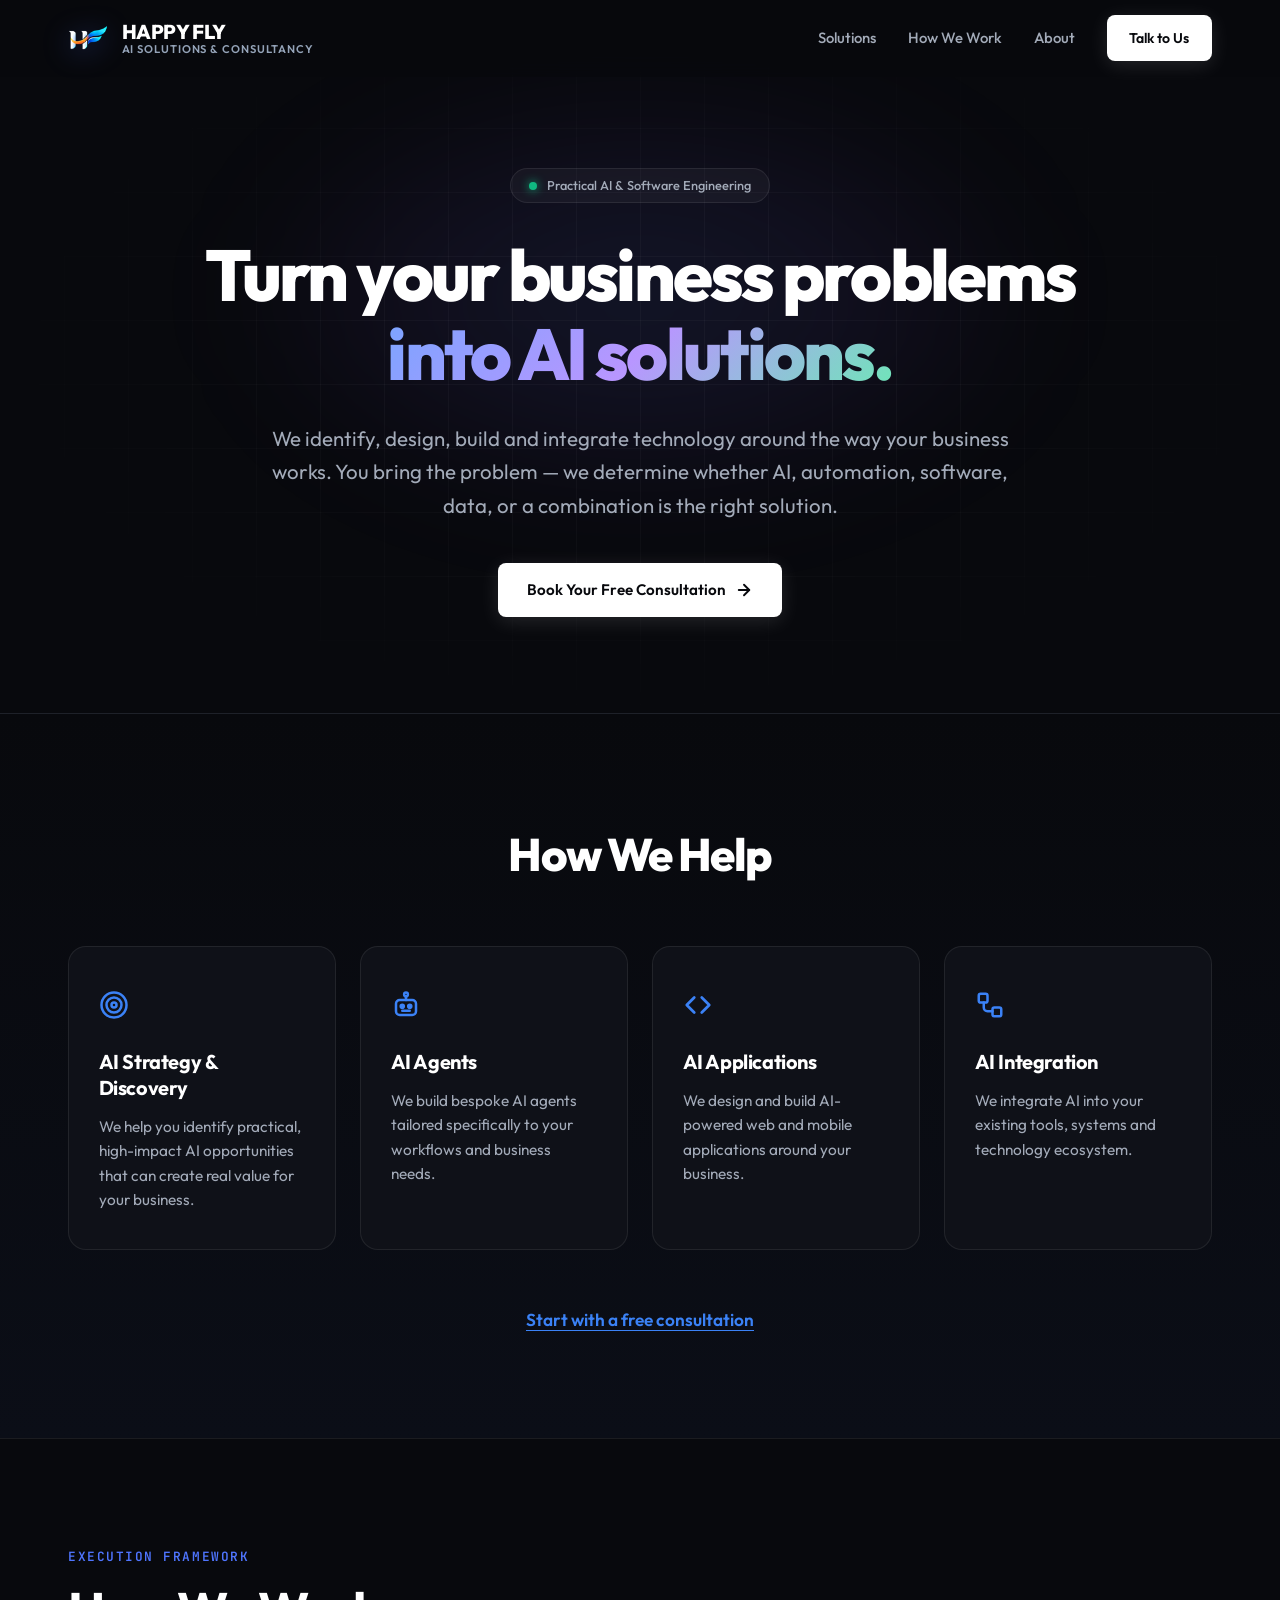
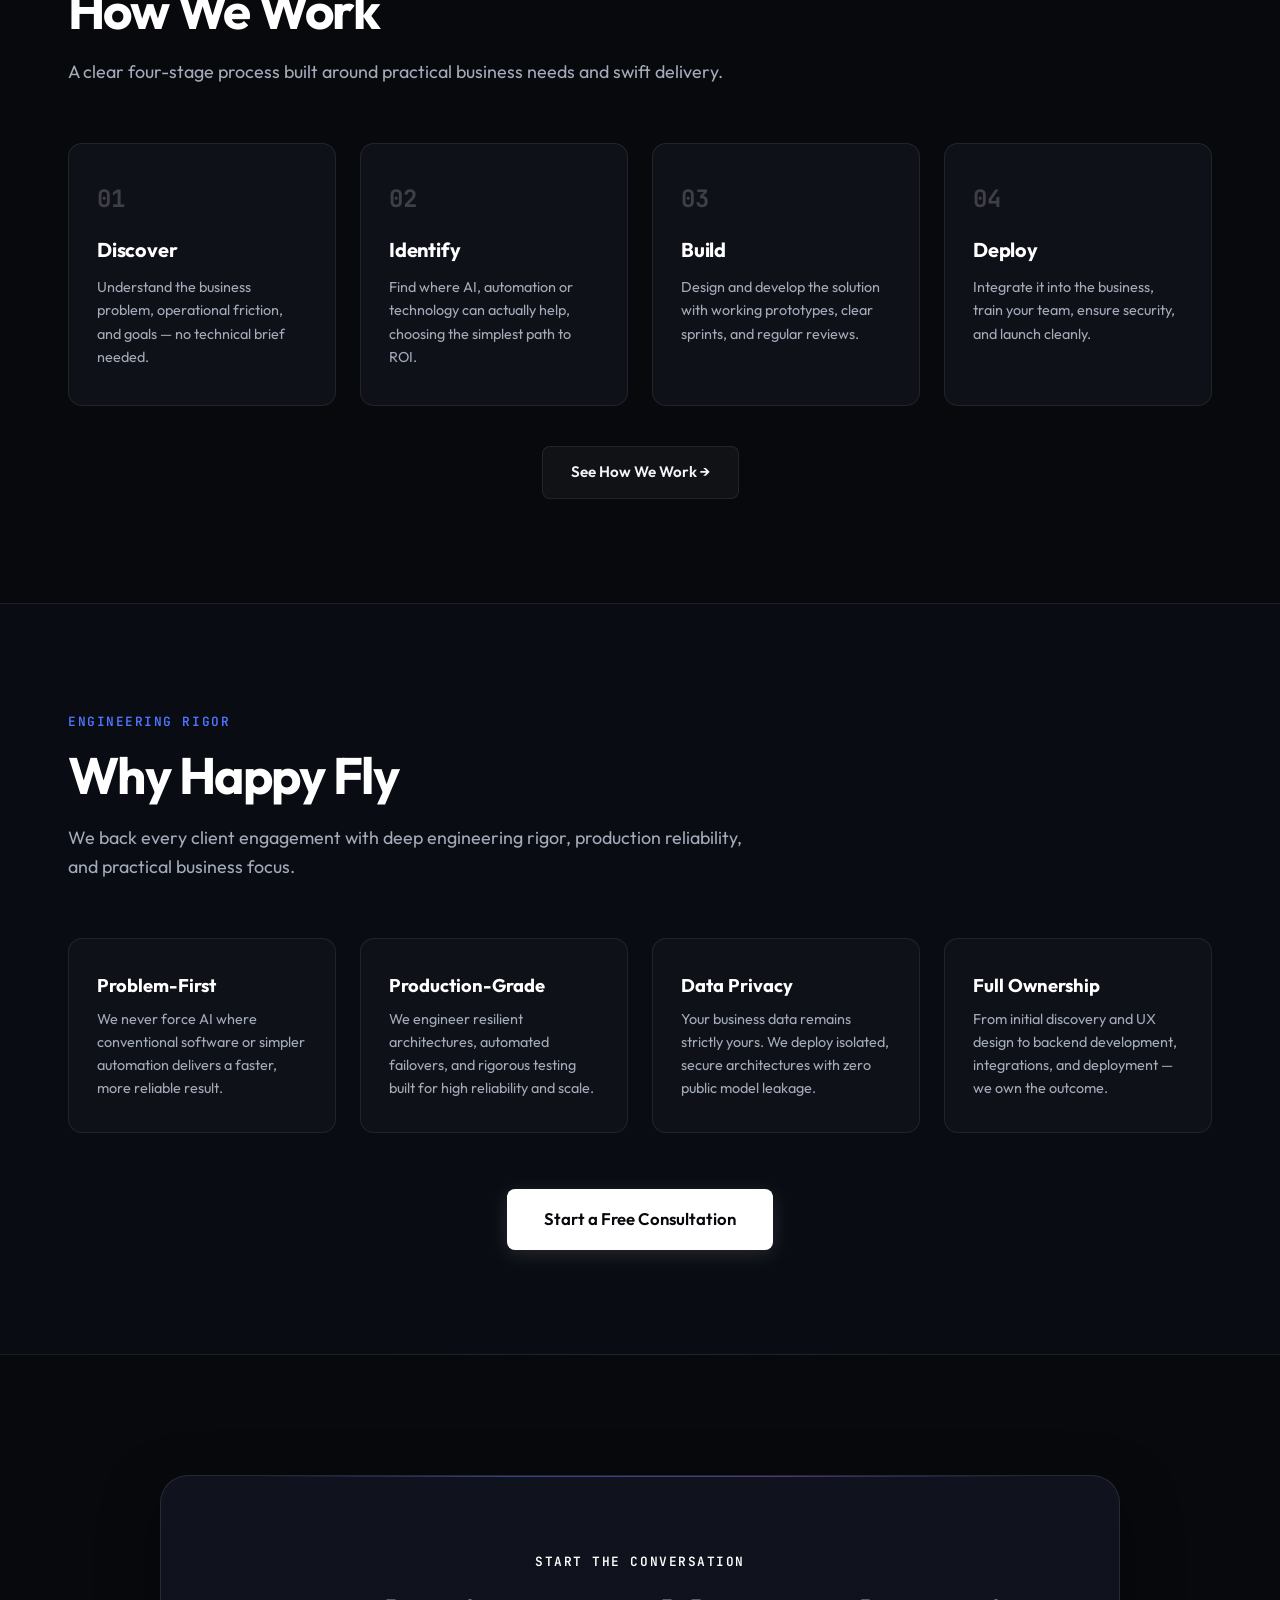
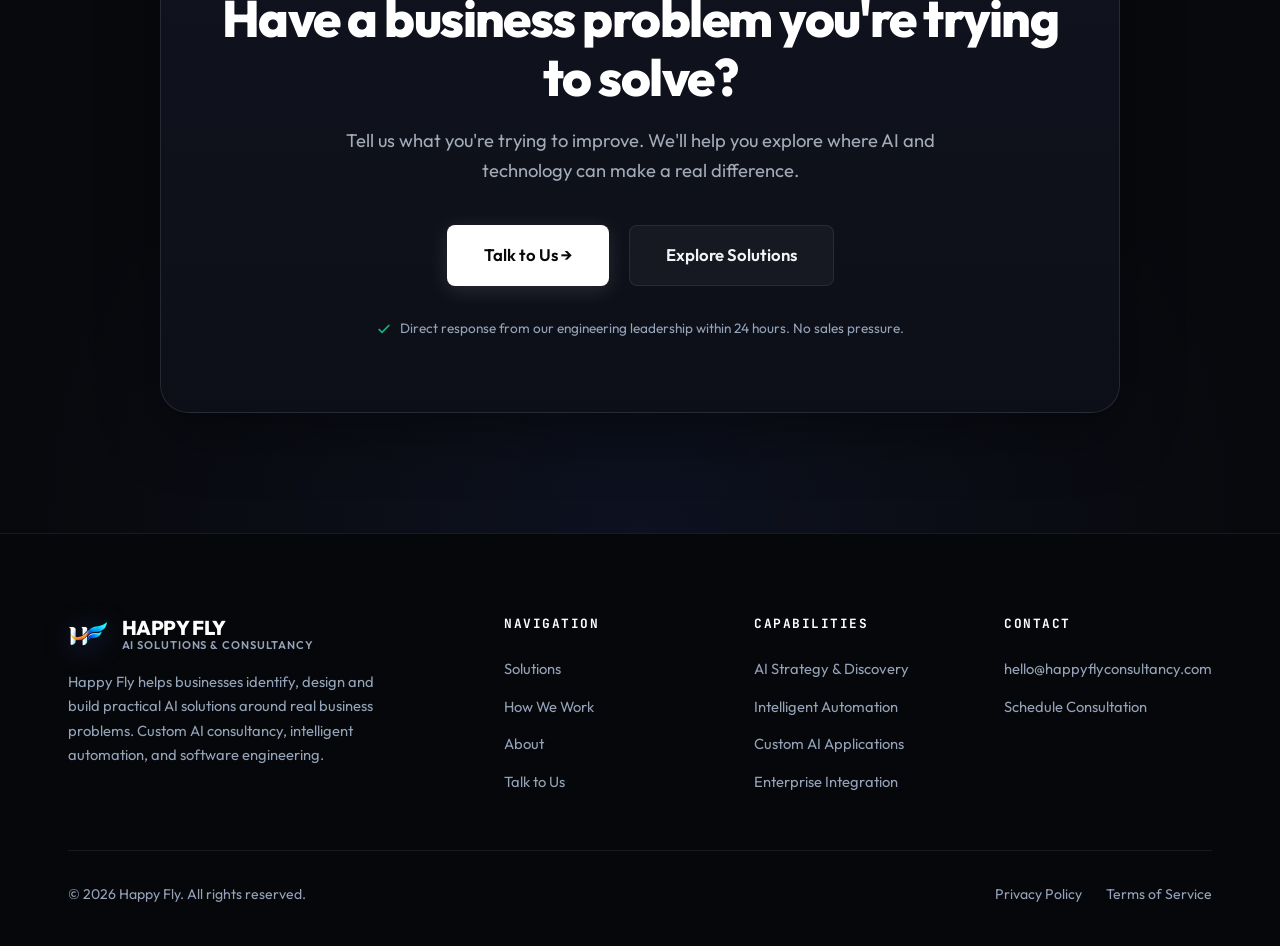
<file: index.html>
<!DOCTYPE html>
<html lang="en">

<head>
  <meta charset="UTF-8">
  <meta name="viewport" content="width=device-width, initial-scale=1.0">
  <title>Happy Fly — AI Solutions &amp; Consultancy</title>
  <meta name="description"
    content="Happy Fly helps businesses identify, design and build practical AI solutions around real business problems. Custom AI consultancy, automation, agents, and enterprise integrations.">
  <meta property="og:title" content="Happy Fly — AI Solutions &amp; Consultancy">
  <meta property="og:description"
    content="Turn your business problems into AI solutions. We identify, design, build and integrate technology around the way your business works.">
  <meta property="og:type" content="website">
  <meta property="og:image" content="assets/brand/og-preview.png">
  <meta property="og:image:width" content="1200">
  <meta property="og:image:height" content="630">
  <meta name="twitter:card" content="summary_large_image">
  <meta name="twitter:image" content="assets/brand/og-preview.png">
  <link rel="icon" type="image/png" sizes="32x32" href="assets/brand/favicon-32.png">
  <link rel="icon" type="image/png" sizes="16x16" href="assets/brand/favicon-16.png">
  <link rel="apple-touch-icon" sizes="180x180" href="assets/brand/apple-touch-icon.png">
  <link rel="shortcut icon" href="favicon.ico">
  <link rel="preconnect" href="https://fonts.googleapis.com">
  <link rel="preconnect" href="https://fonts.gstatic.com" crossorigin>
  <link
    href="https://fonts.googleapis.com/css2?family=DM+Serif+Display:ital@0;1&family=Outfit:wght@300;400;500;600;700;800&family=JetBrains+Mono:wght@400;500&display=swap"
    rel="stylesheet">
  <link rel="stylesheet" href="assets/css/styles.css">

  <style>
    /* HERO STYLES */
    .hero {
      position: relative;
      padding: 10.5rem 0 6rem;
      overflow: hidden;
    }

    .hero-glow-bg {
      position: absolute;
      top: 10%;
      left: 50%;
      transform: translateX(-50%);
      width: 850px;
      height: 450px;
      background: radial-gradient(ellipse at center, rgba(79, 117, 255, 0.12) 0%, rgba(139, 92, 246, 0.07) 40%, transparent 70%);
      filter: blur(60px);
      pointer-events: none;
      z-index: 0;
    }

    .hero-grid-pattern {
      position: absolute;
      inset: 0;
      background-image:
        linear-gradient(rgba(255, 255, 255, 0.03) 1px, transparent 1px),
        linear-gradient(90deg, rgba(255, 255, 255, 0.03) 1px, transparent 1px);
      background-size: 64px 64px;
      mask-image: radial-gradient(ellipse at center, black 30%, transparent 75%);
      -webkit-mask-image: radial-gradient(ellipse at center, black 30%, transparent 75%);
      pointer-events: none;
      z-index: 0;
    }

    .hero .container {
      position: relative;
      z-index: 1;
      text-align: center;
      max-width: 960px;
    }

    .hero-badge {
      display: inline-flex;
      align-items: center;
      gap: 0.6rem;
      padding: 0.4rem 1.15rem;
      border-radius: var(--radius-full);
      background: rgba(255, 255, 255, 0.04);
      border: 1px solid var(--border-subtle);
      font-size: 0.8rem;
      font-weight: 500;
      color: var(--text-muted);
      margin-bottom: 2rem;
    }

    .hero-badge-indicator {
      width: 8px;
      height: 8px;
      border-radius: 50%;
      background: var(--accent-teal);
      box-shadow: 0 0 10px var(--accent-teal);
    }

    .hero h1 {
      font-size: clamp(2.6rem, 5.8vw, 4.5rem);
      font-weight: 800;
      color: var(--text-white);
      line-height: 1.1;
      letter-spacing: -0.04em;
      margin-bottom: 1.75rem;
    }

    .hero h1 .gradient-text {
      background: linear-gradient(135deg, #7BA4FF 0%, #B896FF 50%, #6EE7B7 100%);
      -webkit-background-clip: text;
      -webkit-text-fill-color: transparent;
      display: inline-block;
    }

    .hero-lead {
      font-size: clamp(1.08rem, 1.9vw, 1.28rem);
      color: var(--text-muted);
      max-width: 760px;
      margin: 0 auto 2.5rem;
      line-height: 1.65;
    }

    .hero-lead strong {
      color: var(--text-main);
      font-weight: 600;
    }

    .hero-actions {
      display: flex;
      align-items: center;
      justify-content: center;
      gap: 1.1rem;
      margin-bottom: 0;
      flex-wrap: wrap;
    }

    /* OUTCOME CARDS */
    .outcome-card {
      background: var(--bg-card);
      border: 1px solid var(--border-subtle);
      border-radius: var(--radius-md);
      padding: 2rem 1.75rem;
      transition: var(--transition);
      display: flex;
      flex-direction: column;
    }

    .outcome-card:hover {
      background: var(--bg-card-hover);
      border-color: var(--border-hover);
      transform: translateY(-3px);
    }

    .outcome-top {
      display: flex;
      align-items: center;
      justify-content: space-between;
      margin-bottom: 1.25rem;
    }

    .outcome-verb {
      font-family: var(--font-mono);
      font-size: 0.82rem;
      font-weight: 700;
      text-transform: uppercase;
      letter-spacing: 0.1em;
      color: var(--text-dim);
    }

    .outcome-icon {
      width: 40px;
      height: 40px;
      border-radius: 10px;
      background: rgba(255, 255, 255, 0.04);
      border: 1px solid var(--border-subtle);
      display: flex;
      align-items: center;
      justify-content: center;
    }

    .outcome-card:nth-child(1) .outcome-icon {
      color: #60A5FA;
      background: rgba(96, 165, 250, 0.1);
    }

    .outcome-card:nth-child(2) .outcome-icon {
      color: #A78BFA;
      background: rgba(167, 139, 250, 0.1);
    }

    .outcome-card:nth-child(3) .outcome-icon {
      color: #34D399;
      background: rgba(52, 211, 153, 0.1);
    }

    .outcome-card:nth-child(4) .outcome-icon {
      color: #FBBF24;
      background: rgba(251, 191, 36, 0.1);
    }

    .outcome-card:nth-child(5) .outcome-icon {
      color: #F472B6;
      background: rgba(244, 114, 182, 0.1);
    }

    .outcome-card:nth-child(6) .outcome-icon {
      color: #38BDF8;
      background: rgba(56, 189, 248, 0.1);
    }

    .outcome-card h3 {
      font-size: 1.3rem;
      font-weight: 700;
      color: var(--text-white);
      margin-bottom: 0.5rem;
      letter-spacing: -0.01em;
    }

    .outcome-card p {
      font-size: 0.95rem;
      color: var(--text-muted);
      line-height: 1.55;
    }

    /* TWO WAYS WE HELP BOXES */
    .division-box {
      background: var(--bg-card);
      border: 1px solid var(--border-subtle);
      border-radius: var(--radius-lg);
      padding: 3.25rem 2.75rem;
      position: relative;
      display: flex;
      flex-direction: column;
      justify-content: space-between;
      overflow: hidden;
      transition: var(--transition);
    }

    .division-box:hover {
      border-color: var(--border-hover);
      transform: translateY(-4px);
    }

    .division-box.solutions-box::before {
      content: '';
      position: absolute;
      top: 0;
      left: 0;
      right: 0;
      height: 3px;
      background: linear-gradient(90deg, var(--accent-blue), transparent);
    }

    .division-box.products-box::before {
      content: '';
      position: absolute;
      top: 0;
      left: 0;
      right: 0;
      height: 3px;
      background: linear-gradient(90deg, var(--accent-purple), transparent);
    }

    .div-top-tag {
      font-family: var(--font-mono);
      font-size: 0.8rem;
      font-weight: 600;
      letter-spacing: 0.08em;
      text-transform: uppercase;
      margin-bottom: 0.6rem;
      display: flex;
      align-items: center;
      gap: 0.5rem;
    }

    .division-box.solutions-box .div-top-tag {
      color: var(--accent-blue);
    }

    .division-box.products-box .div-top-tag {
      color: var(--accent-purple);
    }

    .div-heading {
      font-size: 2.3rem;
      font-weight: 800;
      color: var(--text-white);
      letter-spacing: -0.02em;
      margin-bottom: 0.4rem;
    }

    .div-tagline {
      font-size: 1.15rem;
      font-style: italic;
      color: var(--text-main);
      font-family: var(--font-serif);
      margin-bottom: 1.35rem;
      display: block;
    }

    .div-description {
      font-size: 1.05rem;
      color: var(--text-muted);
      line-height: 1.65;
      margin-bottom: 2.25rem;
    }

    .div-bullets {
      list-style: none;
      margin-bottom: 2.5rem;
      display: flex;
      flex-direction: column;
      gap: 0.85rem;
    }

    .div-bullets li {
      display: flex;
      align-items: flex-start;
      gap: 0.75rem;
      font-size: 0.93rem;
      color: var(--text-main);
    }

    .div-bullets svg {
      width: 18px;
      height: 18px;
      flex-shrink: 0;
      margin-top: 3px;
    }

    .division-box.solutions-box .div-bullets svg {
      color: var(--accent-blue);
    }

    .division-box.products-box .div-bullets svg {
      color: var(--accent-purple);
    }

    /* WHAT WE BUILD */
    .capability-card {
      background: var(--bg-card);
      border: 1px solid var(--border-subtle);
      border-radius: var(--radius-md);
      padding: 2.25rem 2rem;
      transition: var(--transition);
      display: flex;
      flex-direction: column;
    }

    .capability-card:hover {
      background: var(--bg-card-hover);
      border-color: var(--border-hover);
      transform: translateY(-3px);
    }

    .capability-pill {
      display: inline-block;
      font-family: var(--font-mono);
      font-size: 0.75rem;
      color: var(--text-dim);
      margin-bottom: 1rem;
      letter-spacing: 0.05em;
    }

    .capability-card h3 {
      font-size: 1.28rem;
      font-weight: 700;
      color: var(--text-white);
      margin-bottom: 0.75rem;
      letter-spacing: -0.01em;
    }

    .capability-card p {
      font-size: 0.93rem;
      color: var(--text-muted);
      line-height: 1.65;
    }

    /* HOW WE WORK PROCESS */
    .step-card {
      background: var(--bg-card);
      border: 1px solid var(--border-subtle);
      border-radius: var(--radius-md);
      padding: 2.25rem 1.75rem;
      transition: var(--transition);
      display: flex;
      flex-direction: column;
    }

    .step-card:hover {
      background: var(--bg-card-hover);
      border-color: var(--border-hover);
      transform: translateY(-3px);
    }

    .step-num {
      font-family: var(--font-mono);
      font-size: 1.5rem;
      font-weight: 700;
      color: rgba(255, 255, 255, 0.2);
      margin-bottom: 1rem;
    }

    .step-card h3 {
      font-size: 1.25rem;
      font-weight: 700;
      color: var(--text-white);
      margin-bottom: 0.65rem;
      letter-spacing: -0.01em;
    }

    .step-card p {
      font-size: 0.9rem;
      color: var(--text-muted);
      line-height: 1.6;
    }

    /* PROOF / CREDIBILITY */
    .cred-card {
      background: var(--bg-card);
      border: 1px solid var(--border-subtle);
      border-radius: var(--radius-md);
      padding: 2rem 1.75rem;
      transition: var(--transition);
    }

    .cred-card:hover {
      background: var(--bg-card-hover);
      border-color: var(--border-hover);
      transform: translateY(-2px);
    }

    .cred-card h3 {
      font-size: 1.15rem;
      font-weight: 700;
      color: var(--text-white);
      margin-bottom: 0.5rem;
    }

    .cred-card p {
      font-size: 0.9rem;
      color: var(--text-muted);
      line-height: 1.6;
    }

    @media (max-width: 768px) {
      .division-box {
        padding: 2.25rem 1.75rem;
      }
    }
  </style>
</head>

<body>

  <!-- 1. GLOBAL NAVIGATION -->
  <nav id="navbar">
    <div class="container">
      <a href="./" class="nav-brand">
        <img src="assets/brand/logo-mark-64.png" alt="Happy Fly Logo" class="nav-brand-logo-mark" width="40" height="40">
        <div class="nav-brand-title">
          HAPPY FLY
          <span class="nav-brand-subtitle">AI Solutions &amp; Consultancy</span>
        </div>
      </a>

      <div class="nav-menu">
        <a href="solutions/" class="nav-link">Solutions</a>
        <!-- [PRESERVED PRODUCT LINK - HIDDEN] <a href="products/" class="nav-link">Products</a> -->
        <a href="how-we-work/" class="nav-link">How We Work</a>
        <a href="about/" class="nav-link">About</a>
        <a href="contact/" class="btn btn-primary nav-cta">Talk to Us</a>
      </div>

      <button class="mobile-toggle" id="mobileToggle" aria-label="Toggle Navigation" aria-expanded="false">
        <span></span>
        <span></span>
        <span></span>
      </button>
    </div>
  </nav>

  <!-- MOBILE NAVIGATION DRAWER -->
  <div class="mobile-drawer" id="mobileDrawer">
    <a href="solutions/" class="nav-link mobile-link">Solutions</a>
    <!-- [PRESERVED PRODUCT LINK - HIDDEN] <a href="products/" class="nav-link mobile-link">Products</a> -->
    <a href="how-we-work/" class="nav-link mobile-link">How We Work</a>
    <a href="about/" class="nav-link mobile-link">About</a>
    <a href="contact/" class="btn btn-primary mobile-link">Talk to Us</a>
  </div>

  <!-- 2. HERO SECTION -->
  <section class="hero">
    <div class="hero-glow-bg"></div>
    <div class="hero-grid-pattern"></div>

    <div class="container">
      <div class="hero-badge">
        <div class="hero-badge-indicator"></div>
        <span>Practical AI &amp; Software Engineering</span>
      </div>

      <h1>
        Turn your business problems<br>
        <span class="gradient-text">into AI solutions.</span>
      </h1>

      <p class="hero-lead">
        We identify, design, build and integrate technology around the way your business works.
        You bring the problem — we determine whether AI, automation, software, data, or a combination is the right
        solution.
      </p>

      <div class="hero-actions">
        <a href="contact/" class="btn btn-primary">
          Book Your Free Consultation
          <svg width="18" height="18" viewBox="0 0 24 24" fill="none" stroke="currentColor" stroke-width="2.5"
            stroke-linecap="round" stroke-linejoin="round">
            <line x1="5" y1="12" x2="19" y2="12"></line>
            <polyline points="12 5 19 12 12 19"></polyline>
          </svg>
        </a>
      </div>
    </div>
  </section>

  <!-- HOW WE HELP (WHAT WE BUILD) -->
  <section class="how-we-help-section" id="what-we-build">
    <div class="container">
      <h2 class="how-we-help-title">How We Help</h2>

      <div class="how-we-help-grid">
        <!-- CARD 1: AI STRATEGY & DISCOVERY -->
        <div class="how-we-help-card">
          <div class="help-card-icon">
            <svg width="30" height="30" viewBox="0 0 24 24" fill="none" stroke="currentColor" stroke-width="2"
              stroke-linecap="round" stroke-linejoin="round">
              <circle cx="12" cy="12" r="10"></circle>
              <circle cx="12" cy="12" r="6"></circle>
              <circle cx="12" cy="12" r="2"></circle>
            </svg>
          </div>
          <h3>AI Strategy &amp; Discovery</h3>
          <p class="help-card-text">We help you identify practical, high-impact AI opportunities that can create real
            value for your business.</p>
        </div>

        <!-- CARD 2: AI AGENTS -->
        <div class="how-we-help-card">
          <div class="help-card-icon">
            <svg width="30" height="30" viewBox="0 0 24 24" fill="none" stroke="currentColor" stroke-width="2"
              stroke-linecap="round" stroke-linejoin="round">
              <rect x="4" y="8" width="16" height="12" rx="3"></rect>
              <circle cx="9" cy="13" r="1.25" fill="currentColor"></circle>
              <circle cx="15" cy="13" r="1.25" fill="currentColor"></circle>
              <line x1="9" y1="16.5" x2="15" y2="16.5"></line>
              <line x1="12" y1="5" x2="12" y2="8"></line>
              <circle cx="12" cy="3.5" r="1.5"></circle>
            </svg>
          </div>
          <h3>AI Agents</h3>
          <p class="help-card-text">We build bespoke AI agents tailored specifically to your workflows and business
            needs.</p>
        </div>

        <!-- CARD 3: AI APPLICATIONS -->
        <div class="how-we-help-card">
          <div class="help-card-icon">
            <svg width="30" height="30" viewBox="0 0 24 24" fill="none" stroke="currentColor" stroke-width="2.2"
              stroke-linecap="round" stroke-linejoin="round">
              <polyline points="9 18 3 12 9 6"></polyline>
              <polyline points="15 6 21 12 15 18"></polyline>
            </svg>
          </div>
          <h3>AI Applications</h3>
          <p class="help-card-text">We design and build AI-powered web and mobile applications around your business.</p>
        </div>

        <!-- CARD 4: AI INTEGRATION -->
        <div class="how-we-help-card">
          <div class="help-card-icon">
            <svg width="30" height="30" viewBox="0 0 24 24" fill="none" stroke="currentColor" stroke-width="2"
              stroke-linecap="round" stroke-linejoin="round">
              <rect x="3" y="3" width="7" height="7" rx="1.5"></rect>
              <rect x="14" y="14" width="7" height="7" rx="1.5"></rect>
              <path d="M7 10v4a3 3 0 0 0 3 3h4"></path>
            </svg>
          </div>
          <h3>AI Integration</h3>
          <p class="help-card-text">We integrate AI into your existing tools, systems and technology ecosystem.</p>
        </div>
      </div>

      <div class="how-we-help-footer">
        <a href="contact/" class="help-consultation-link">Start with a free consultation</a>
      </div>
    </div>
  </section>

  <!-- HOW WE WORK -->
  <section style="padding: 6.5rem 0; border-top: 1px solid var(--border-subtle);" id="how-we-work">
    <div class="container">
      <div class="section-header">
        <span class="section-eyebrow">Execution Framework</span>
        <h2 class="section-title">How We Work</h2>
        <p class="section-subtitle">
          A clear four-stage process built around practical business needs and swift delivery.
        </p>
      </div>

      <div class="card-grid-4">
        <div class="step-card">
          <div class="step-num">01</div>
          <h3>Discover</h3>
          <p>Understand the business problem, operational friction, and goals — no technical brief needed.</p>
        </div>

        <div class="step-card">
          <div class="step-num">02</div>
          <h3>Identify</h3>
          <p>Find where AI, automation or technology can actually help, choosing the simplest path to ROI.</p>
        </div>

        <div class="step-card">
          <div class="step-num">03</div>
          <h3>Build</h3>
          <p>Design and develop the solution with working prototypes, clear sprints, and regular reviews.</p>
        </div>

        <div class="step-card">
          <div class="step-num">04</div>
          <h3>Deploy</h3>
          <p>Integrate it into the business, train your team, ensure security, and launch cleanly.</p>
        </div>
      </div>

      <div style="margin-top: 2.5rem; text-align: center;">
        <a href="how-we-work/" class="btn btn-secondary">See How We Work &rarr;</a>
      </div>
    </div>
  </section>

  <!-- [PRESERVED: TWO WAYS WE HELP SECTION - HIDDEN PER SPEC]
  <section
    style="padding: 6.5rem 0; background: linear-gradient(180deg, var(--bg-dark) 0%, #0B0D14 100%); border-top: 1px solid var(--border-subtle);">
    <div class="container">
      <div class="section-header center">
        <span class="section-eyebrow purple">Two Clear Divisions</span>
        <h2 class="section-title">Two Ways We Help</h2>
        <p class="section-subtitle">
          Whether you need a custom system built for your company or want ready-made platforms created by our team.
        </p>
      </div>

      <div class="card-grid-2">
        <div class="division-box solutions-box">
          <div>
            <div class="div-top-tag">
              <svg width="14" height="14" viewBox="0 0 24 24" fill="none" stroke="currentColor" stroke-width="2.5">
                <polyline points="20 6 9 17 4 12"></polyline>
              </svg>
              Division 01
            </div>
            <h3 class="div-heading">SOLUTIONS</h3>
            <span class="div-tagline">"Built for your business."</span>
            <p class="div-description">
              Custom AI, automation and software designed around your specific business problem.
            </p>

            <ul class="div-bullets">
              <li>
                <svg viewBox="0 0 24 24" fill="none" stroke="currentColor" stroke-width="2">
                  <polyline points="20 6 9 17 4 12"></polyline>
                </svg>
                Engineered around your exact workflow and internal systems
              </li>
              <li>
                <svg viewBox="0 0 24 24" fill="none" stroke="currentColor" stroke-width="2">
                  <polyline points="20 6 9 17 4 12"></polyline>
                </svg>
                No technical specifications required from your side
              </li>
              <li>
                <svg viewBox="0 0 24 24" fill="none" stroke="currentColor" stroke-width="2">
                  <polyline points="20 6 9 17 4 12"></polyline>
                </svg>
                End-to-end design, development, and ongoing integration
              </li>
            </ul>
          </div>

          <a href="contact/" class="btn btn-blue">
            Book Free Consultation &rarr;
          </a>
        </div>

        <div class="division-box products-box">
          <div>
            <div class="div-top-tag">
              <svg width="14" height="14" viewBox="0 0 24 24" fill="none" stroke="currentColor" stroke-width="2.5">
                <polyline points="20 6 9 17 4 12"></polyline>
              </svg>
              Division 02
            </div>
            <h3 class="div-heading">PRODUCTS</h3>
            <span class="div-tagline">"Built by Happy Fly."</span>
            <p class="div-description">
              Ready-made AI products created by Happy Fly for specific business and industry needs.
            </p>

            <ul class="div-bullets">
              <li>
                <svg viewBox="0 0 24 24" fill="none" stroke="currentColor" stroke-width="2">
                  <polyline points="20 6 9 17 4 12"></polyline>
                </svg>
                <strong>KaratIQ:</strong> AI jewellery discovery and commerce platform
              </li>
              <li>
                <svg viewBox="0 0 24 24" fill="none" stroke="currentColor" stroke-width="2">
                  <polyline points="20 6 9 17 4 12"></polyline>
                </svg>
                <strong>Atithi OS:</strong> Intelligent hospitality operating system
              </li>
              <li>
                <svg viewBox="0 0 24 24" fill="none" stroke="currentColor" stroke-width="2">
                  <polyline points="20 6 9 17 4 12"></polyline>
                </svg>
                Proven in production, fast to deploy, fully supported
              </li>
            </ul>
          </div>

          <a href="products/" class="btn btn-purple">
            Explore Products &rarr;
          </a>
        </div>
      </div>
    </div>
  </section>
  -->

  <!-- BUILT FOR IMPACT / ENGINEERING RIGOR -->
  <section style="padding: 6.5rem 0; background: #0A0C13; border-top: 1px solid var(--border-subtle);"
    id="built-by-happy-fly">
    <div class="container">
      <div class="section-header">
        <span class="section-eyebrow">Engineering Rigor</span>
        <h2 class="section-title">Why Happy Fly</h2>
        <p class="section-subtitle">
          We back every client engagement with deep engineering rigor, production reliability, and practical business focus.
        </p>
      </div>

      <div class="card-grid-4">
        <div class="cred-card">
          <h3>Problem-First</h3>
          <p>We never force AI where conventional software or simpler automation delivers a faster, more reliable
            result.</p>
        </div>

        <div class="cred-card">
          <h3>Production-Grade</h3>
          <p>We engineer resilient architectures, automated failovers, and rigorous testing built for high reliability and scale.</p>
        </div>

        <div class="cred-card">
          <h3>Data Privacy</h3>
          <p>Your business data remains strictly yours. We deploy isolated, secure architectures with zero public model
            leakage.</p>
        </div>

        <div class="cred-card">
          <h3>Full Ownership</h3>
          <p>From initial discovery and UX design to backend development, integrations, and deployment — we own the
            outcome.</p>
        </div>
      </div>

      <div style="margin-top: 3.5rem; text-align: center;">
        <a href="contact/" class="btn btn-primary" style="padding: 1rem 2.25rem; font-size: 1.05rem;">
          Start a Free Consultation
        </a>
      </div>
    </div>
  </section>

  <!-- 9. FINAL CTA -->
  <section class="final-cta-section">
    <div class="container">
      <div class="final-cta-card">
        <span class="section-eyebrow" style="color:var(--text-white); margin-bottom:1rem">Start the Conversation</span>
        <h2>Have a business problem you're trying to solve?</h2>
        <p>
          Tell us what you're trying to improve. We'll help you explore where AI and technology can make a real
          difference.
        </p>

        <div class="final-cta-actions">
          <a href="contact/" class="btn btn-primary" style="padding:1rem 2.25rem; font-size:1.05rem">
            Talk to Us &rarr;
          </a>
          <a href="solutions/" class="btn btn-secondary" style="padding:1rem 2.25rem; font-size:1.05rem">
            Explore Solutions
          </a>
        </div>

        <div class="final-cta-note">
          <svg width="16" height="16" viewBox="0 0 24 24" fill="none" stroke="var(--accent-teal)" stroke-width="2.5">
            <polyline points="20 6 9 17 4 12"></polyline>
          </svg>
          Direct response from our engineering leadership within 24 hours. No sales pressure.
        </div>
      </div>
    </div>
  </section>

  <!-- FOOTER -->
  <footer>
    <div class="container">
      <div class="footer-grid">
        <div class="footer-brand">
          <a href="./" class="nav-brand">
            <img src="assets/brand/logo-mark-64.png" alt="Happy Fly Logo" class="nav-brand-logo-mark" width="40" height="40">
            <div class="nav-brand-title">
              HAPPY FLY
              <span class="nav-brand-subtitle">AI Solutions &amp; Consultancy</span>
            </div>
          </a>
          <p>
            Happy Fly helps businesses identify, design and build practical AI solutions around real business problems.
            Custom AI consultancy, intelligent automation, and software engineering.
          </p>
        </div>

        <div class="footer-col">
          <h4>Navigation</h4>
          <ul class="footer-links">
            <li><a href="solutions/">Solutions</a></li>
            <!-- [PRESERVED: <li><a href="products/">Products</a></li>] -->
            <li><a href="how-we-work/">How We Work</a></li>
            <li><a href="about/">About</a></li>
            <li><a href="contact/">Talk to Us</a></li>
          </ul>
        </div>

        <div class="footer-col">
          <h4>Capabilities</h4>
          <ul class="footer-links">
            <li><a href="solutions/">AI Strategy &amp; Discovery</a></li>
            <li><a href="solutions/">Intelligent Automation</a></li>
            <li><a href="solutions/">Custom AI Applications</a></li>
            <li><a href="solutions/">Enterprise Integration</a></li>
          </ul>
        </div>
        <!-- [PRESERVED PRODUCT FOOTER LINKS:
        <div class="footer-col">
          <h4>Products</h4>
          <ul class="footer-links">
            <li><a href="karatIQ/">KaratIQ</a></li>
            <li><a href="athitios/">Atithi OS</a></li>
          </ul>
        </div>
        ]-->

        <div class="footer-col">
          <h4>Contact</h4>
          <ul class="footer-links">
            <li><a href="mailto:hello@happyflyconsultancy.com">hello@happyflyconsultancy.com</a></li>
            <li><a href="contact/">Schedule Consultation</a></li>
          </ul>
        </div>
      </div>

      <div class="footer-bottom">
        <div>&copy; 2026 Happy Fly. All rights reserved.</div>
        <div style="display:flex; gap:1.5rem">
          <a href="privacy/" style="color:var(--text-dim); text-decoration:none">Privacy Policy</a>
          <a href="terms/" style="color:var(--text-dim); text-decoration:none">Terms of Service</a>
        </div>
      </div>
    </div>
  </footer>

  <script>
    // Header shadow on scroll
    const navbar = document.getElementById('navbar');
    window.addEventListener('scroll', () => {
      navbar.classList.toggle('scrolled', window.scrollY > 40);
    });

    // Mobile menu toggle with accessibility & scroll lock
    const mobileToggle = document.getElementById('mobileToggle');
    const mobileDrawer = document.getElementById('mobileDrawer');
    if (mobileToggle && mobileDrawer) {
      mobileToggle.addEventListener('click', () => {
        const isOpen = mobileDrawer.classList.toggle('open');
        mobileToggle.classList.toggle('active', isOpen);
        mobileToggle.setAttribute('aria-expanded', isOpen);
        document.body.style.overflow = isOpen ? 'hidden' : '';
      });
      document.querySelectorAll('.mobile-link').forEach(link => {
        link.addEventListener('click', () => {
          mobileDrawer.classList.remove('open');
          mobileToggle.classList.remove('active');
          mobileToggle.setAttribute('aria-expanded', 'false');
          document.body.style.overflow = '';
        });
      });
    }
  </script>
</body>

</html>
</file>
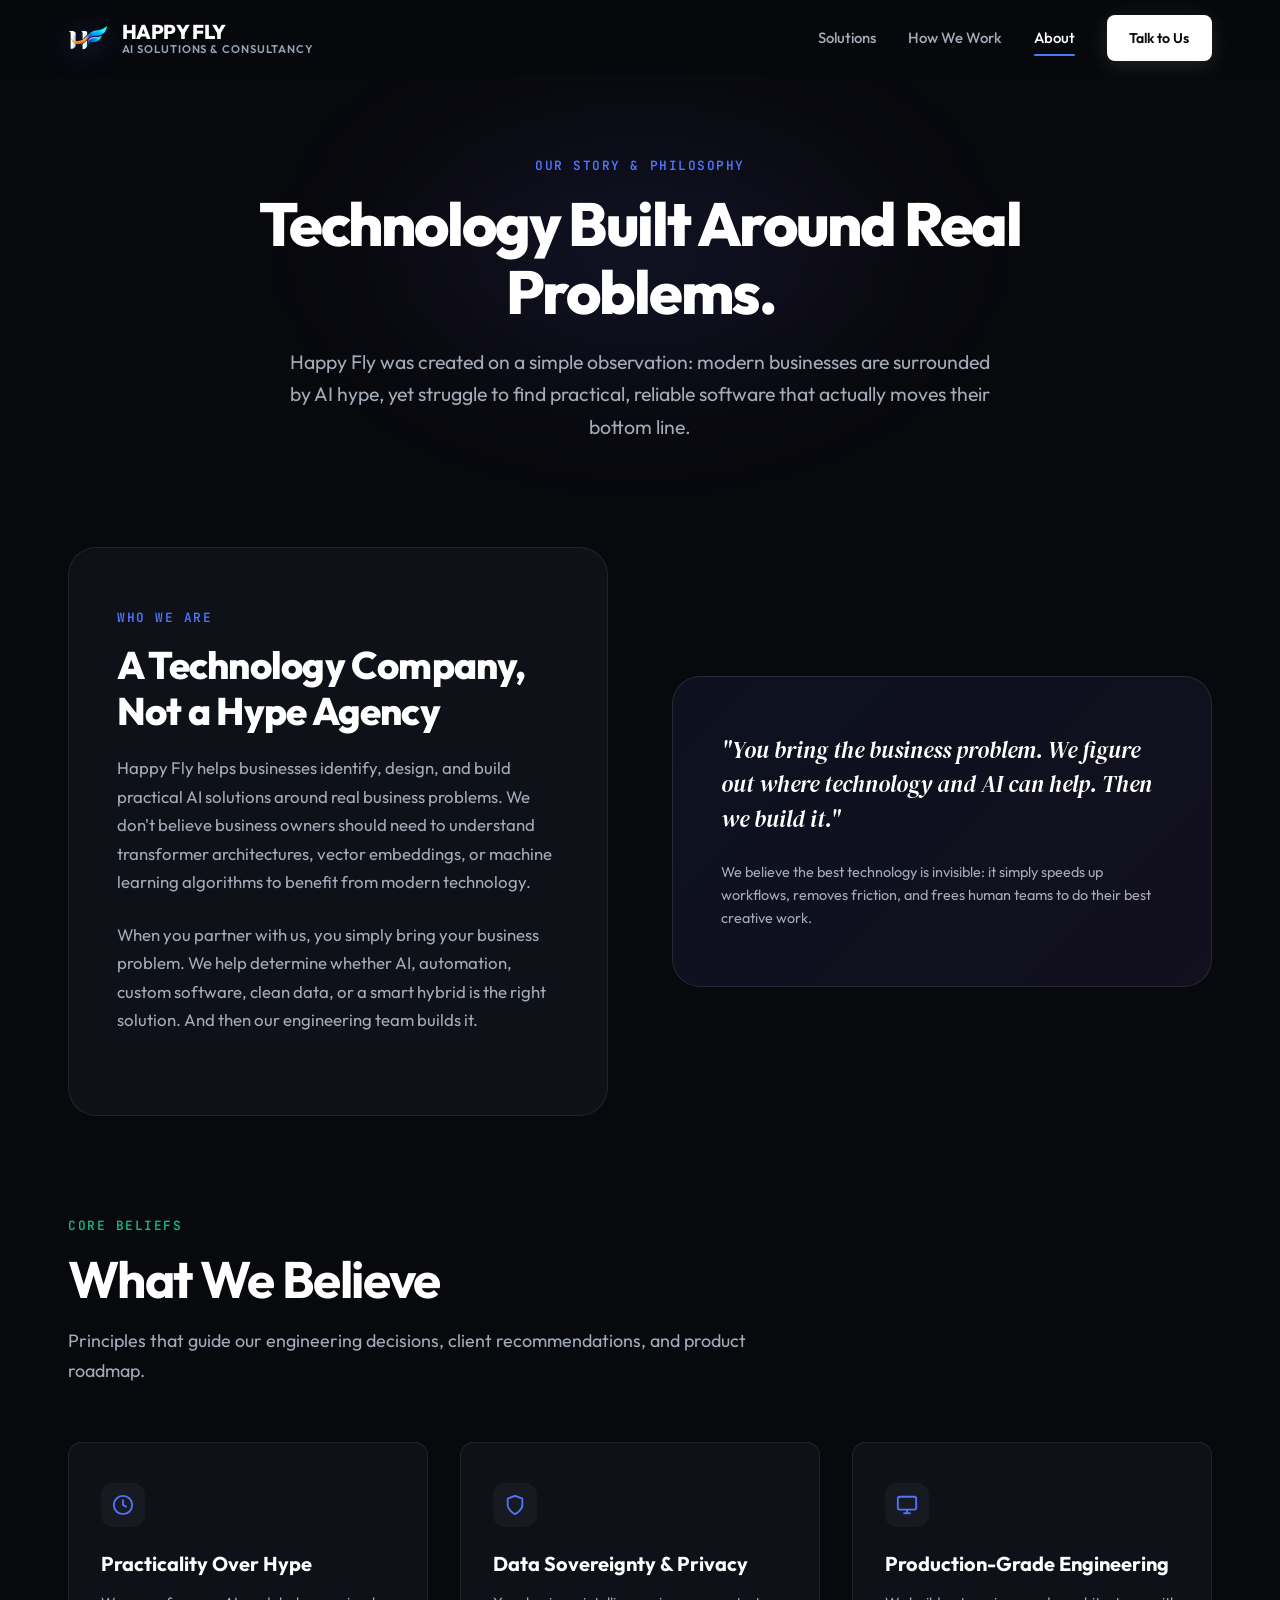
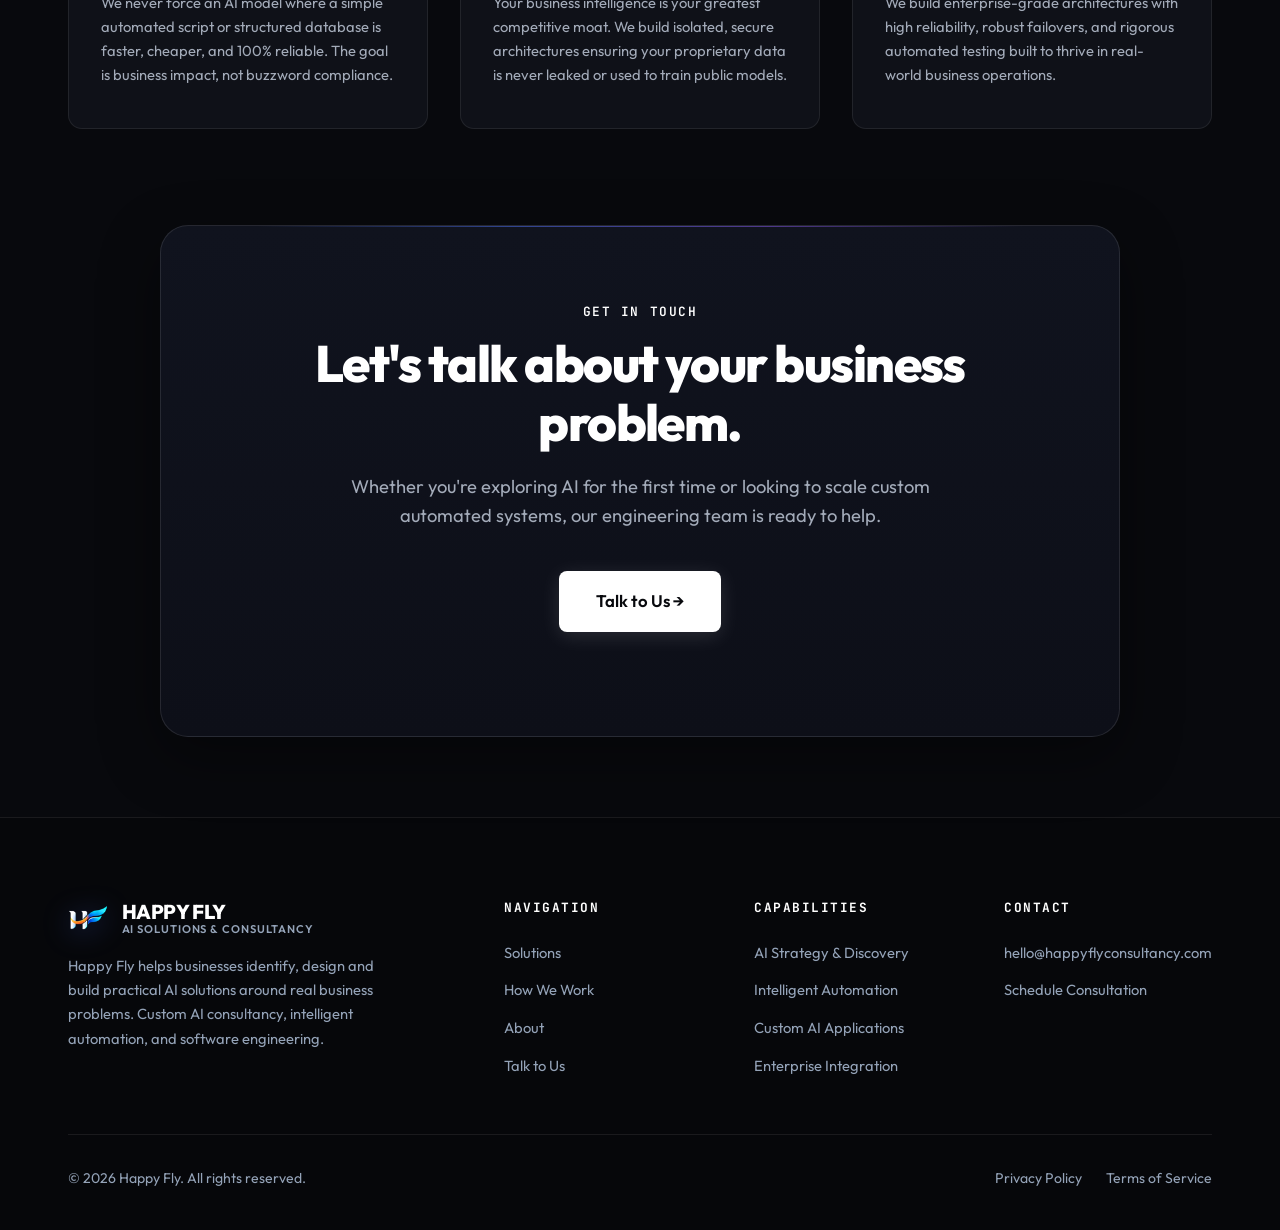
<file: about/index.html>
<!DOCTYPE html>
<html lang="en">

<head>
  <meta charset="UTF-8">
  <meta name="viewport" content="width=device-width, initial-scale=1.0">
  <title>About — Happy Fly | AI Solutions &amp; Consultancy</title>
  <meta name="description"
    content="Learn about Happy Fly: our philosophy, what we believe about practical AI, and our focus on custom AI solutions and software engineering.">
  <meta property="og:title" content="About — Happy Fly | AI Solutions &amp; Consultancy">
  <meta property="og:description"
    content="Learn about Happy Fly: our philosophy, what we believe about practical AI, and our focus on custom AI solutions and software engineering.">
  <meta property="og:type" content="website">
  <meta property="og:image" content="../assets/brand/og-preview.png">
  <meta property="og:image:width" content="1200">
  <meta property="og:image:height" content="630">
  <meta name="twitter:card" content="summary_large_image">
  <meta name="twitter:image" content="../assets/brand/og-preview.png">
  <link rel="icon" type="image/png" sizes="32x32" href="../assets/brand/favicon-32.png">
  <link rel="icon" type="image/png" sizes="16x16" href="../assets/brand/favicon-16.png">
  <link rel="apple-touch-icon" sizes="180x180" href="../assets/brand/apple-touch-icon.png">
  <link rel="shortcut icon" href="../favicon.ico">
  <link rel="preconnect" href="https://fonts.googleapis.com">
  <link rel="preconnect" href="https://fonts.gstatic.com" crossorigin>
  <link
    href="https://fonts.googleapis.com/css2?family=DM+Serif+Display:ital@0;1&family=Outfit:wght@300;400;500;600;700;800&family=JetBrains+Mono:wght@400;500&display=swap"
    rel="stylesheet">
  <link rel="stylesheet" href="../assets/css/styles.css">

  <style>
    /* ABOUT PAGE STYLES */
    .about-story-section {
      padding: 2rem 0 5rem;
    }

    .about-story-grid {
      display: grid;
      grid-template-columns: 1fr 1fr;
      gap: 4rem;
      align-items: center;
      margin-bottom: 6rem;
    }

    .about-lead-box {
      background: var(--bg-card);
      border: 1px solid var(--border-subtle);
      border-radius: var(--radius-xl);
      padding: 3.5rem 3rem;
      position: relative;
    }

    .about-lead-box h2 {
      font-size: clamp(1.8rem, 3.2vw, 2.4rem);
      font-weight: 800;
      color: var(--text-white);
      margin-bottom: 1.25rem;
      letter-spacing: -0.02em;
      line-height: 1.2;
    }

    .about-lead-box p {
      font-size: 1.05rem;
      color: var(--text-muted);
      line-height: 1.7;
      margin-bottom: 1.5rem;
    }

    .about-highlight-card {
      background: linear-gradient(135deg, rgba(79, 117, 255, 0.08) 0%, rgba(139, 92, 246, 0.08) 100%);
      border: 1px solid rgba(255, 255, 255, 0.1);
      border-radius: var(--radius-xl);
      padding: 3.5rem 3rem;
      display: flex;
      flex-direction: column;
      gap: 1.5rem;
    }

    .about-quote {
      font-family: var(--font-serif);
      font-size: 1.45rem;
      color: var(--text-white);
      line-height: 1.5;
      font-style: italic;
    }

    .about-pillars-grid {
      display: grid;
      grid-template-columns: repeat(3, 1fr);
      gap: 2rem;
      margin-bottom: 6rem;
    }

    .pillar-card {
      background: var(--bg-card);
      border: 1px solid var(--border-subtle);
      border-radius: var(--radius-md);
      padding: 2.5rem 2rem;
      transition: var(--transition);
    }

    .pillar-card:hover {
      background: var(--bg-card-hover);
      border-color: var(--border-hover);
      transform: translateY(-3px);
    }

    .pillar-icon {
      width: 44px;
      height: 44px;
      border-radius: 12px;
      background: rgba(255, 255, 255, 0.04);
      display: flex;
      align-items: center;
      justify-content: center;
      color: var(--accent-blue);
      margin-bottom: 1.35rem;
    }

    .pillar-card h3 {
      font-size: 1.25rem;
      font-weight: 700;
      color: var(--text-white);
      margin-bottom: 0.65rem;
    }

    .pillar-card p {
      font-size: 0.92rem;
      color: var(--text-muted);
      line-height: 1.65;
    }

    /* THE TWO DIVISIONS EXPLANATION */
    .division-deep-dive {
      background: #090B12;
      border: 1px solid var(--border-subtle);
      border-radius: var(--radius-xl);
      padding: 4rem 3.5rem;
      margin-bottom: 6rem;
    }

    .dd-grid {
      display: grid;
      grid-template-columns: 1fr 1fr;
      gap: 3.5rem;
      margin-top: 2.5rem;
    }

    .dd-col {
      padding: 2rem;
      border-radius: var(--radius-md);
      background: var(--bg-card);
      border: 1px solid var(--border-subtle);
    }

    .dd-col.blue-border { border-top: 3px solid var(--accent-blue); }
    .dd-col.purple-border { border-top: 3px solid var(--accent-purple); }

    .dd-tag {
      font-family: var(--font-mono);
      font-size: 0.78rem;
      text-transform: uppercase;
      letter-spacing: 0.08em;
      margin-bottom: 0.5rem;
    }

    .dd-col.blue-border .dd-tag { color: var(--accent-blue); }
    .dd-col.purple-border .dd-tag { color: var(--accent-purple); }

    .dd-col h3 {
      font-size: 1.6rem;
      font-weight: 800;
      color: var(--text-white);
      margin-bottom: 0.25rem;
    }

    .dd-tagline {
      font-style: italic;
      color: var(--text-dim);
      font-family: var(--font-serif);
      margin-bottom: 1.25rem;
      display: block;
    }

    .dd-col p {
      font-size: 0.93rem;
      color: var(--text-muted);
      line-height: 1.65;
    }

    @media (max-width: 1024px) {
      .about-story-grid {
        grid-template-columns: 1fr;
        gap: 2.5rem;
      }
      .about-pillars-grid {
        grid-template-columns: 1fr;
      }
      .dd-grid {
        grid-template-columns: 1fr;
        gap: 2rem;
      }
      .division-deep-dive {
        padding: 2.5rem 1.75rem;
      }
    }
  </style>
</head>

<body>

  <!-- GLOBAL NAVIGATION -->
  <nav id="navbar">
    <div class="container">
      <a href="../" class="nav-brand">
        <img src="../assets/brand/logo-mark-64.png" alt="Happy Fly Logo" class="nav-brand-logo-mark" width="40" height="40">
        <div class="nav-brand-title">
          HAPPY FLY
          <span class="nav-brand-subtitle">AI Solutions &amp; Consultancy</span>
        </div>
      </a>

      <div class="nav-menu">
        <a href="../solutions/" class="nav-link">Solutions</a>
        <!-- [PRESERVED: <a href="../products/" class="nav-link">Products</a>] -->
        <a href="../how-we-work/" class="nav-link">How We Work</a>
        <a href="../about/" class="nav-link active">About</a>
        <a href="../contact/" class="btn btn-primary nav-cta">Talk to Us</a>
      </div>

      <button class="mobile-toggle" id="mobileToggle" aria-label="Toggle Navigation">
        <span></span>
        <span></span>
        <span></span>
      </button>
    </div>
  </nav>

  <!-- MOBILE NAVIGATION DRAWER -->
  <div class="mobile-drawer" id="mobileDrawer">
    <a href="../solutions/" class="nav-link mobile-link">Solutions</a>
    <!-- [PRESERVED: <a href="../products/" class="nav-link mobile-link">Products</a>] -->
    <a href="../how-we-work/" class="nav-link mobile-link">How We Work</a>
    <a href="../about/" class="nav-link mobile-link">About</a>
    <a href="../contact/" class="btn btn-primary mobile-link">Talk to Us</a>
  </div>

  <!-- HERO -->
  <section class="page-hero">
    <div class="page-hero-glow"></div>
    <div class="container">
      <span class="section-eyebrow">Our Story &amp; Philosophy</span>
      <h1>Technology Built Around Real Problems.</h1>
      <p>
        Happy Fly was created on a simple observation: modern businesses are surrounded by AI hype, yet struggle to find practical, reliable software that actually moves their bottom line.
      </p>
    </div>
  </section>

  <!-- ABOUT CONTENT SECTION -->
  <section class="about-story-section">
    <div class="container">

      <!-- WHAT WE ARE & CORE PHILOSOPHY -->
      <div class="about-story-grid">
        <div class="about-lead-box">
          <span class="section-eyebrow">Who We Are</span>
          <h2>A Technology Company, Not a Hype Agency</h2>
          <p>
            Happy Fly helps businesses identify, design, and build practical AI solutions around real business problems. We don't believe business owners should need to understand transformer architectures, vector embeddings, or machine learning algorithms to benefit from modern technology.
          </p>
          <p>
            When you partner with us, you simply bring your business problem. We help determine whether AI, automation, custom software, clean data, or a smart hybrid is the right solution. And then our engineering team builds it.
          </p>
        </div>

        <div class="about-highlight-card">
          <div class="about-quote">
            "You bring the business problem. We figure out where technology and AI can help. Then we build it."
          </div>
          <div style="font-size: 0.9rem; color: var(--text-muted); line-height: 1.6;">
            We believe the best technology is invisible: it simply speeds up workflows, removes friction, and frees human teams to do their best creative work.
          </div>
        </div>
      </div>

      <!-- WHAT WE BELIEVE -->
      <div class="section-header">
        <span class="section-eyebrow teal">Core Beliefs</span>
        <h2 class="section-title">What We Believe</h2>
        <p class="section-subtitle">
          Principles that guide our engineering decisions, client recommendations, and product roadmap.
        </p>
      </div>

      <div class="about-pillars-grid">
        <div class="pillar-card">
          <div class="pillar-icon">
            <svg width="22" height="22" viewBox="0 0 24 24" fill="none" stroke="currentColor" stroke-width="2"><circle cx="12" cy="12" r="10"></circle><polyline points="12 6 12 12 16 14"></polyline></svg>
          </div>
          <h3>Practicality Over Hype</h3>
          <p>We never force an AI model where a simple automated script or structured database is faster, cheaper, and 100% reliable. The goal is business impact, not buzzword compliance.</p>
        </div>

        <div class="pillar-card">
          <div class="pillar-icon">
            <svg width="22" height="22" viewBox="0 0 24 24" fill="none" stroke="currentColor" stroke-width="2"><path d="M12 22s8-4 8-10V5l-8-3-8 3v7c0 6 8 10 8 10z"></path></svg>
          </div>
          <h3>Data Sovereignty &amp; Privacy</h3>
          <p>Your business intelligence is your greatest competitive moat. We build isolated, secure architectures ensuring your proprietary data is never leaked or used to train public models.</p>
        </div>

        <div class="pillar-card">
          <div class="pillar-icon">
            <svg width="22" height="22" viewBox="0 0 24 24" fill="none" stroke="currentColor" stroke-width="2"><rect x="2" y="3" width="20" height="14" rx="2"></rect><line x1="8" y1="21" x2="16" y2="21"></line><line x1="12" y1="17" x2="12" y2="21"></line></svg>
          </div>
          <h3>Production-Grade Engineering</h3>
          <p>We build enterprise-grade architectures with high reliability, robust failovers, and rigorous automated testing built to thrive in real-world business operations.</p>
        </div>
      </div>

      <!-- [PRESERVED: THE TWO DIVISIONS SECTION - HIDDEN PER REQUIREMENTS]
      <div class="division-deep-dive">
        <div class="section-header" style="margin-bottom: 1.5rem;">
          <span class="section-eyebrow purple">Our Business Architecture</span>
          <h2 style="font-size: clamp(1.8rem, 3.2vw, 2.5rem); font-weight: 800; color: var(--text-white); letter-spacing:-0.02em;">
            The Two Divisions of Happy Fly
          </h2>
          <p style="color: var(--text-muted); font-size: 1rem; max-width: 600px;">
            Why we separate our business into Solutions and Products — and how each reinforces the other.
          </p>
        </div>

        <div class="dd-grid">
          <div class="dd-col blue-border">
            <div class="dd-tag">Division 01</div>
            <h3>SOLUTIONS</h3>
            <span class="dd-tagline">"Built for your business."</span>
            <p>
              Bespoke engagements engineered around a company's specific workflow, systems, and operational hurdles. We collaborate directly with your team to design, build, and deploy custom software, automation, and AI models tailored to your exact competitive requirements.
            </p>
          </div>

          <div class="dd-col purple-border">
            <div class="dd-tag">Division 02</div>
            <h3>PRODUCTS</h3>
            <span class="dd-tagline">"Built by Happy Fly."</span>
            <p>
              Ready-made, proprietary software platforms conceived, engineered, and maintained by Happy Fly. Products like <strong>KaratIQ</strong> (jewellery commerce) and <strong>Atithi OS</strong> (hospitality) demonstrate that we ship real, scalable software and understand vertical industry workflows intimately.
            </p>
          </div>
        </div>
      </div>
      -->

      <!-- FINAL CTA -->
      <div class="final-cta-card">
        <span class="section-eyebrow" style="color:var(--text-white); margin-bottom: 0.75rem;">Get in Touch</span>
        <h2>Let's talk about your business problem.</h2>
        <p>
          Whether you're exploring AI for the first time or looking to scale custom automated systems, our engineering team is ready to help.
        </p>
        <div class="final-cta-actions">
          <a href="../contact/" class="btn btn-primary" style="padding:1rem 2.25rem; font-size:1.05rem">
            Talk to Us &rarr;
          </a>
        </div>
      </div>

    </div>
  </section>

  <!-- FOOTER -->
  <footer>
    <div class="container">
      <div class="footer-grid">
        <div class="footer-brand">
          <a href="../" class="nav-brand">
            <img src="../assets/brand/logo-mark-64.png" alt="Happy Fly Logo" class="nav-brand-logo-mark" width="40" height="40">
            <div class="nav-brand-title">
              HAPPY FLY
              <span class="nav-brand-subtitle">AI Solutions &amp; Consultancy</span>
            </div>
          </a>
          <p>
            Happy Fly helps businesses identify, design and build practical AI solutions around real business problems. Custom AI consultancy, intelligent automation, and software engineering.
          </p>
        </div>

        <div class="footer-col">
          <h4>Navigation</h4>
          <ul class="footer-links">
            <li><a href="../solutions/">Solutions</a></li>
            <!-- [PRESERVED: <li><a href="../products/">Products</a></li>] -->
            <li><a href="../how-we-work/">How We Work</a></li>
            <li><a href="../about/">About</a></li>
            <li><a href="../contact/">Talk to Us</a></li>
          </ul>
        </div>

        <div class="footer-col">
          <h4>Capabilities</h4>
          <ul class="footer-links">
            <li><a href="../solutions/">AI Strategy &amp; Discovery</a></li>
            <li><a href="../solutions/">Intelligent Automation</a></li>
            <li><a href="../solutions/">Custom AI Applications</a></li>
            <li><a href="../solutions/">Enterprise Integration</a></li>
          </ul>
        </div>
        <!-- [PRESERVED:
        <div class="footer-col">
          <h4>Products</h4>
          <ul class="footer-links">
            <li><a href="../karatIQ/">KaratIQ</a></li>
            <li><a href="../athitios/">Atithi OS</a></li>
          </ul>
        </div>
        ]-->

        <div class="footer-col">
          <h4>Contact</h4>
          <ul class="footer-links">
            <li><a href="mailto:hello@happyflyconsultancy.com">hello@happyflyconsultancy.com</a></li>
            <li><a href="../contact/">Schedule Consultation</a></li>
          </ul>
        </div>
      </div>

      <div class="footer-bottom">
        <div>&copy; 2026 Happy Fly. All rights reserved.</div>
        <div style="display:flex; gap:1.5rem">
          <a href="../privacy/" style="color:var(--text-dim); text-decoration:none">Privacy Policy</a>
          <a href="../terms/" style="color:var(--text-dim); text-decoration:none">Terms of Service</a>
        </div>
      </div>
    </div>
  </footer>

  <script>
    const navbar = document.getElementById('navbar');
    window.addEventListener('scroll', () => {
      navbar.classList.toggle('scrolled', window.scrollY > 40);
    });

    const mobileToggle = document.getElementById('mobileToggle');
    const mobileDrawer = document.getElementById('mobileDrawer');
    if (mobileToggle && mobileDrawer) {
      mobileToggle.addEventListener('click', () => {
        const isOpen = mobileDrawer.classList.toggle('open');
        mobileToggle.classList.toggle('active', isOpen);
        mobileToggle.setAttribute('aria-expanded', isOpen);
        document.body.style.overflow = isOpen ? 'hidden' : '';
      });
      document.querySelectorAll('.mobile-link').forEach(link => {
        link.addEventListener('click', () => {
          mobileDrawer.classList.remove('open');
          mobileToggle.classList.remove('active');
          mobileToggle.setAttribute('aria-expanded', 'false');
          document.body.style.overflow = '';
        });
      });
    }
  </script>
</body>
</html>
</file>
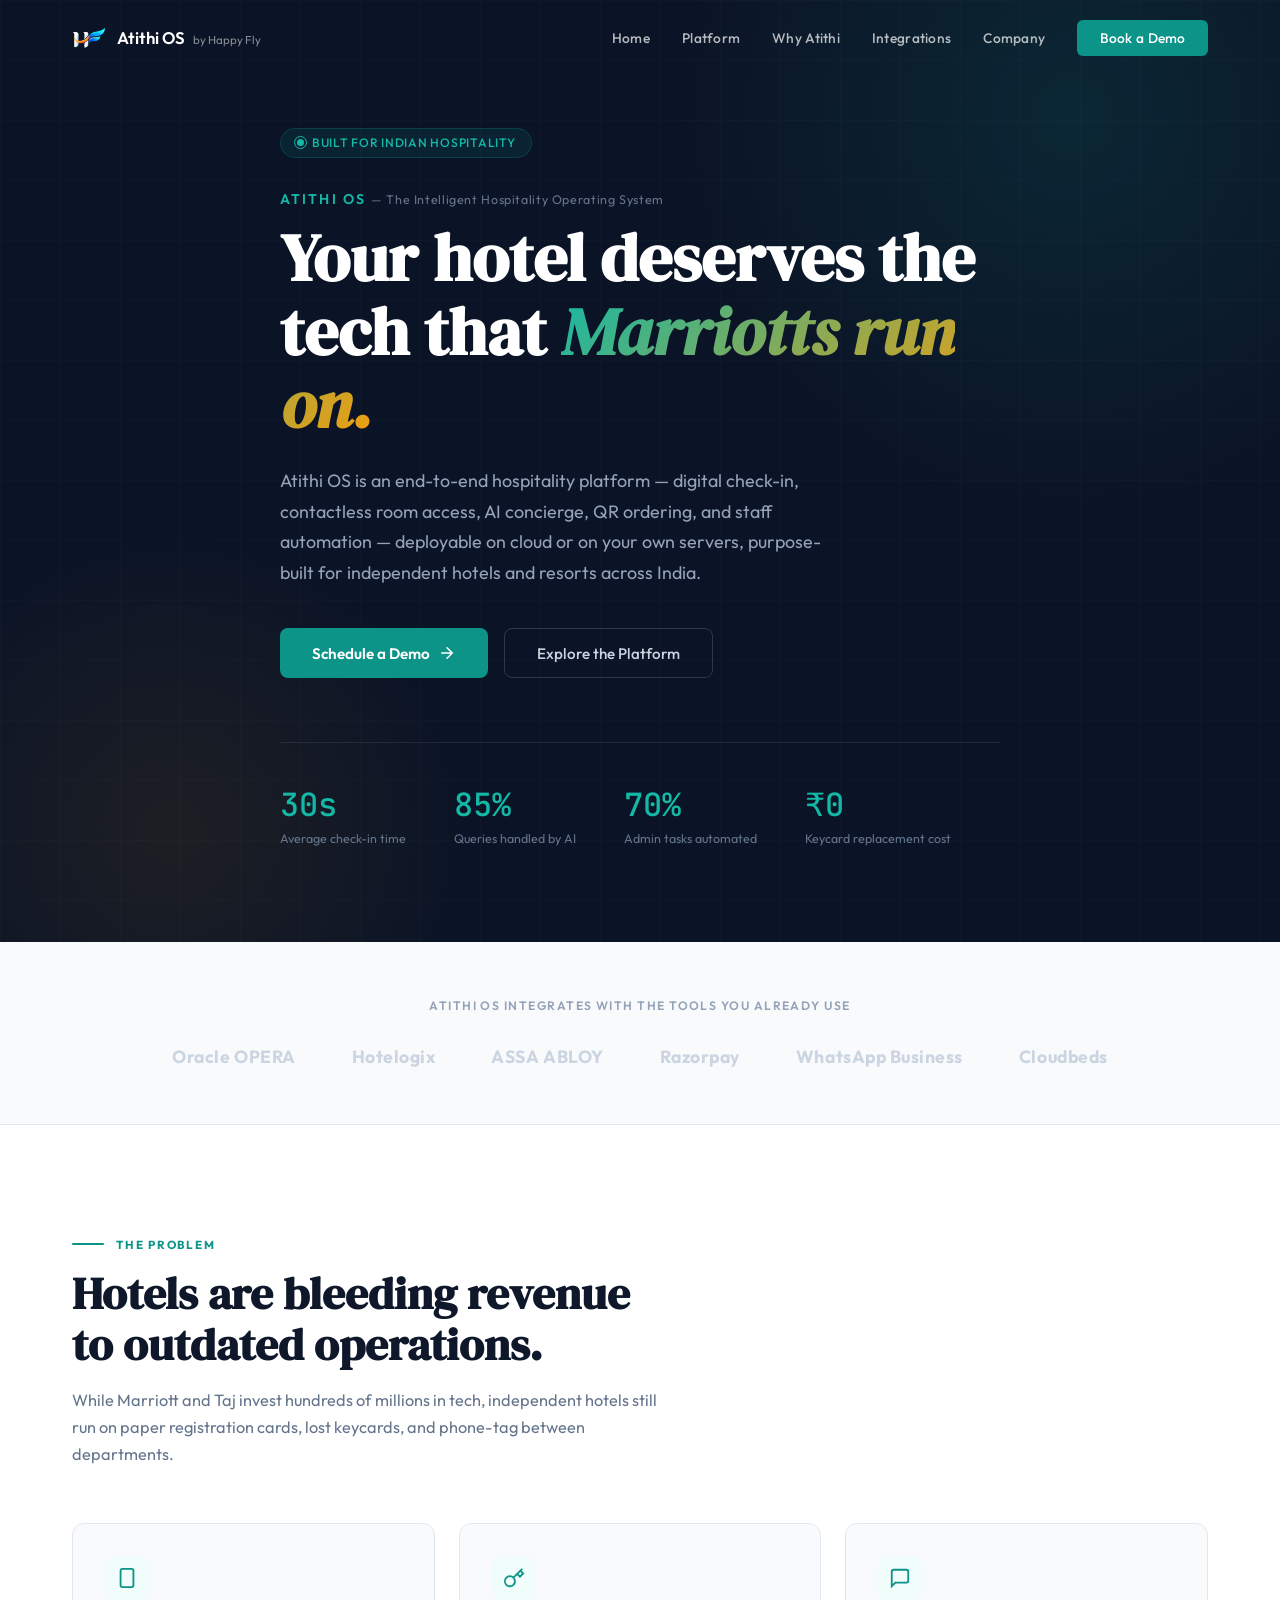
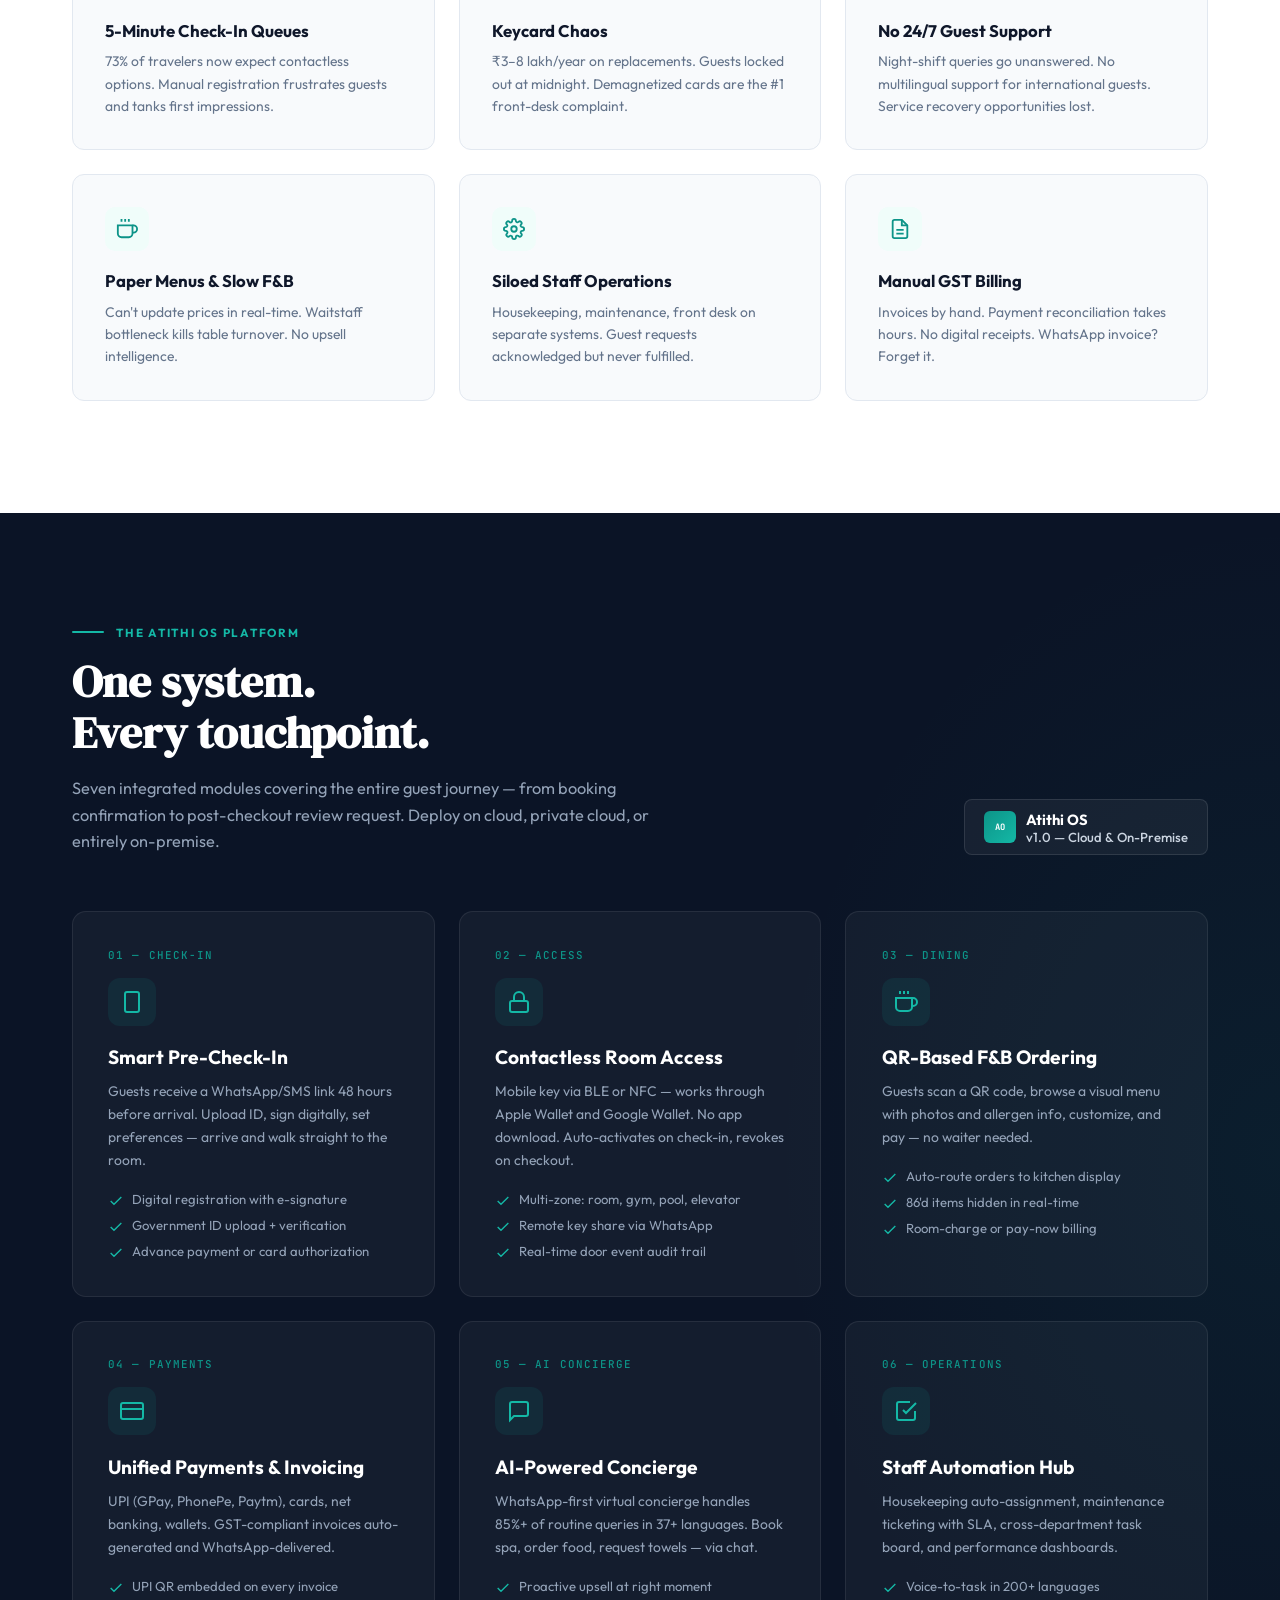
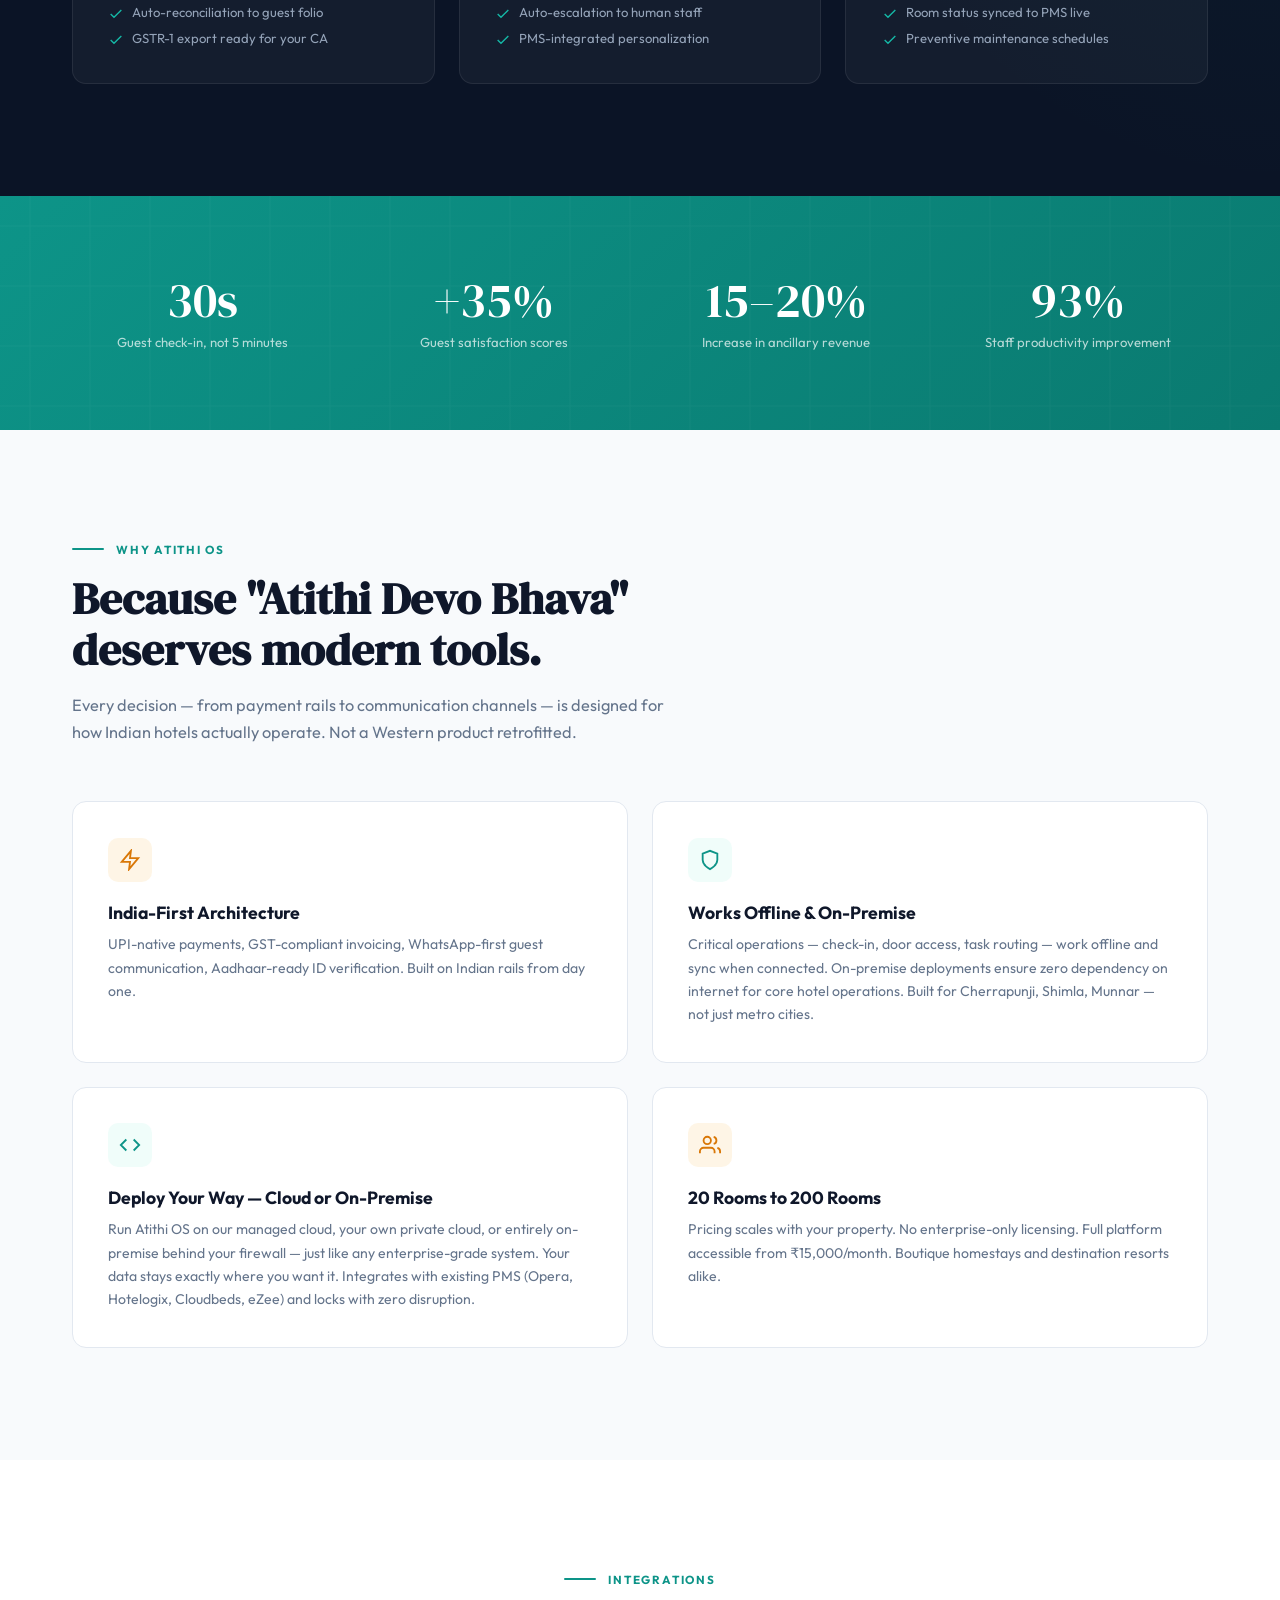
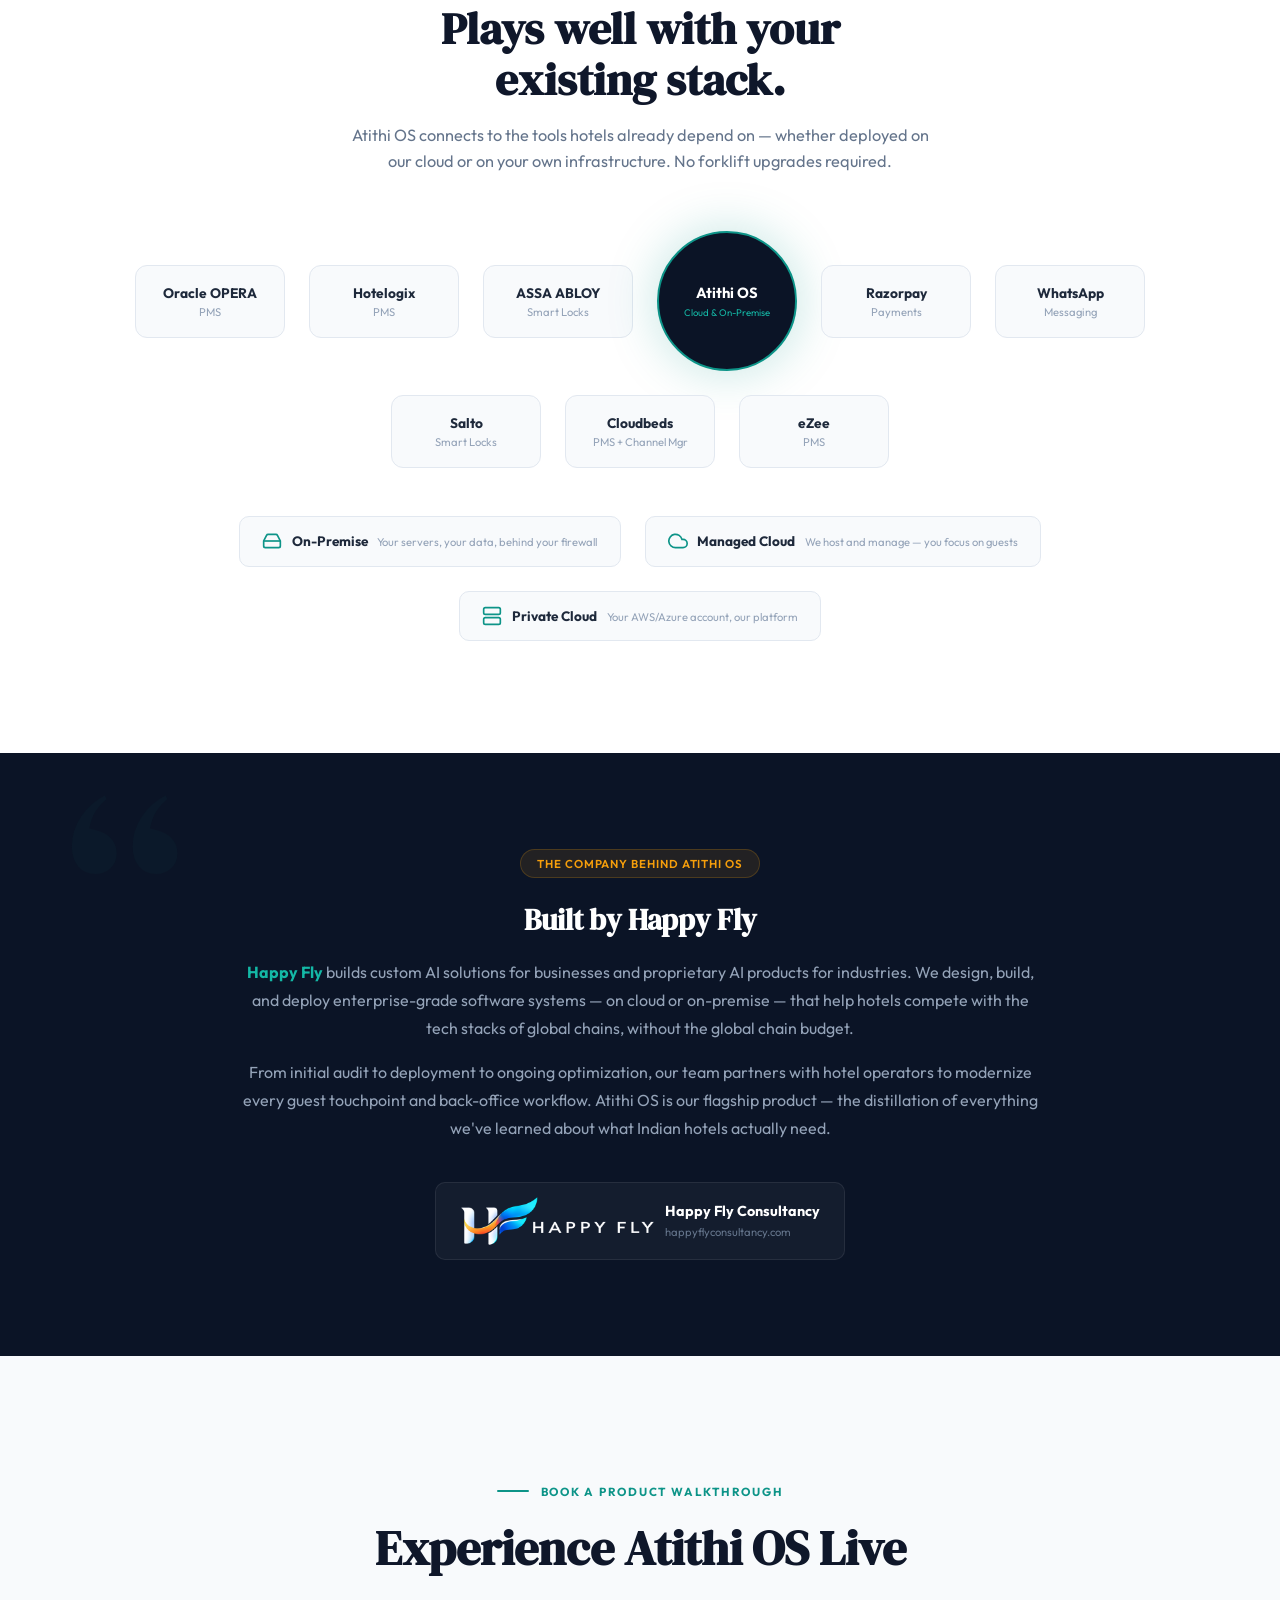
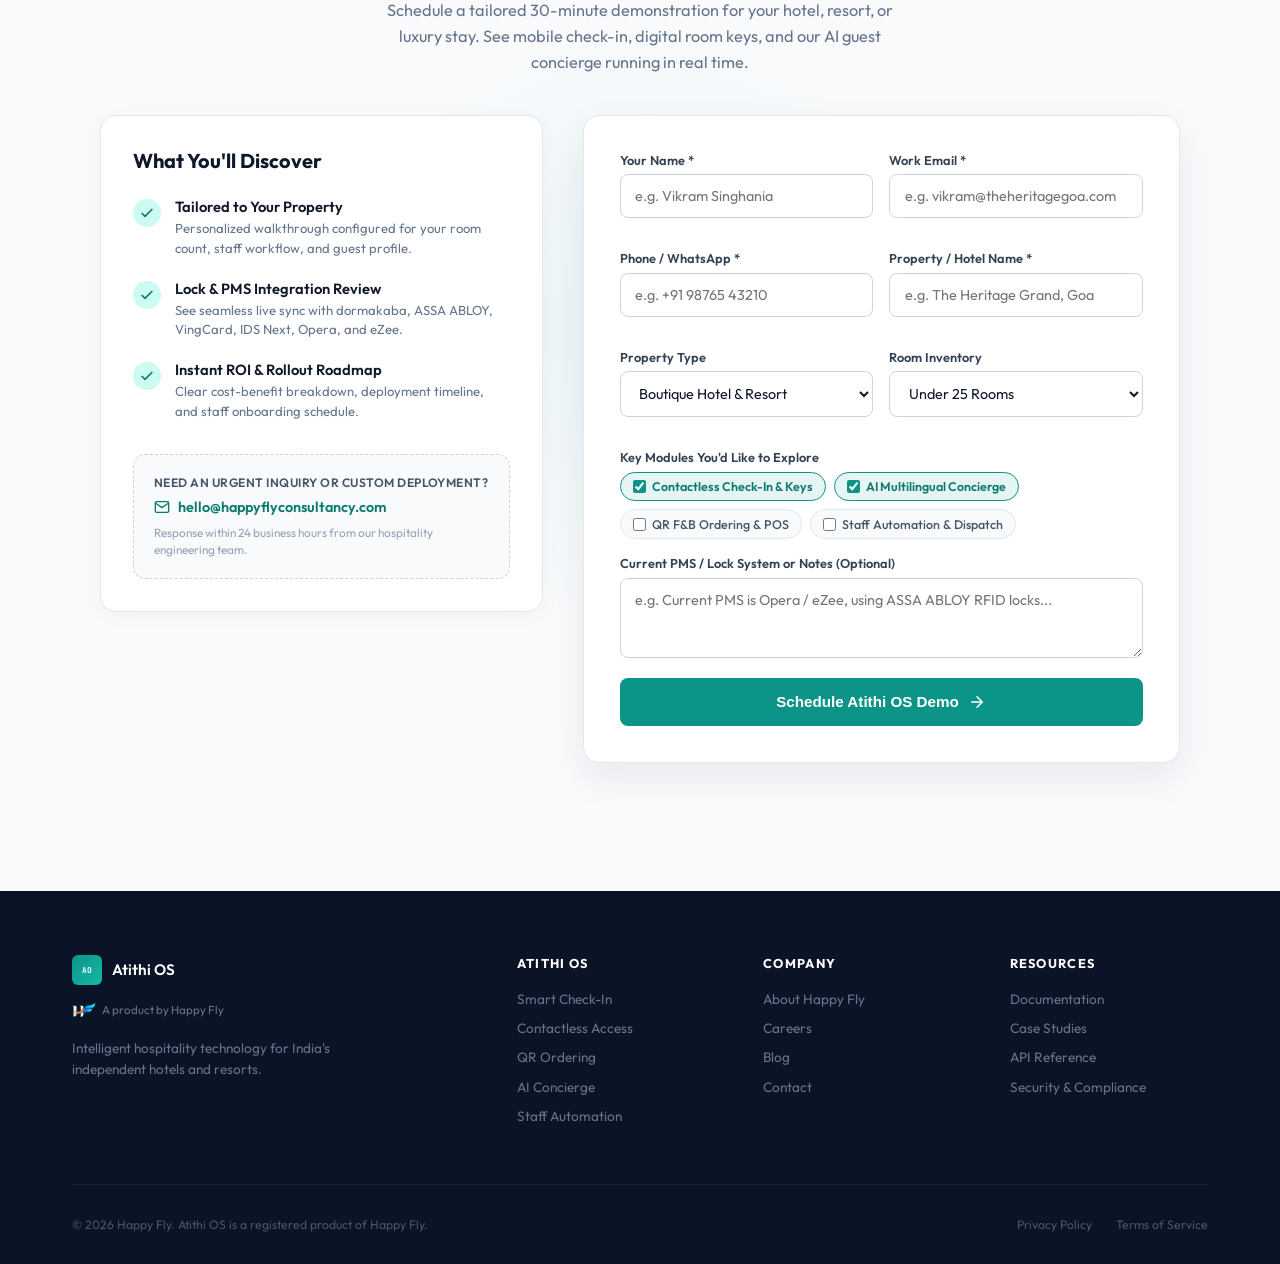
<file: athitios/index.html>
<!DOCTYPE html>
<html lang="en">

<head>
  <meta charset="UTF-8">
  <meta name="viewport" content="width=device-width, initial-scale=1.0">
  <title>Atithi OS — Intelligent Hospitality Operating System | Happy Fly Consultancy</title>
  <meta name="description"
    content="Atithi OS by Happy Fly Consultancy — end-to-end hospitality operating system. Digital check-in, contactless access, AI concierge, QR ordering, and staff automation for Indian hotels.">
  <meta property="og:title" content="Atithi OS — Intelligent Hospitality Operating System | Happy Fly">
  <meta property="og:description"
    content="Atithi OS by Happy Fly — end-to-end hospitality operating system. Digital check-in, contactless access, AI concierge, QR ordering, and staff automation for Indian hotels.">
  <meta property="og:type" content="website">
  <meta property="og:image" content="../assets/brand/og-preview.png">
  <meta property="og:image:width" content="1200">
  <meta property="og:image:height" content="630">
  <meta name="twitter:card" content="summary_large_image">
  <meta name="twitter:image" content="../assets/brand/og-preview.png">
  <link rel="icon" type="image/png" sizes="32x32" href="../assets/brand/favicon-32.png">
  <link rel="icon" type="image/png" sizes="16x16" href="../assets/brand/favicon-16.png">
  <link rel="apple-touch-icon" sizes="180x180" href="../assets/brand/apple-touch-icon.png">
  <link rel="shortcut icon" href="../favicon.ico">
  <link rel="preconnect" href="https://fonts.googleapis.com">
  <link rel="preconnect" href="https://fonts.gstatic.com" crossorigin>
  <link
    href="https://fonts.googleapis.com/css2?family=DM+Serif+Display:ital@0;1&family=Outfit:wght@300;400;500;600;700&family=JetBrains+Mono:wght@400;500&display=swap"
    rel="stylesheet">
  <style>
    *,
    *::before,
    *::after {
      margin: 0;
      padding: 0;
      box-sizing: border-box
    }

    :root {
      --navy: #0B1426;
      --deep: #0F1B2D;
      --teal: #0D9488;
      --teal-dark: #0A7A70;
      --mint: #14B8A6;
      --mint-light: #CCFBF1;
      --amber: #F59E0B;
      --amber-dark: #D97706;
      --white: #FFFFFF;
      --cream: #F0FDFA;
      --g50: #F8FAFC;
      --g100: #F1F5F9;
      --g200: #E2E8F0;
      --g300: #CBD5E1;
      --g400: #94A3B8;
      --g500: #64748B;
      --g600: #475569;
      --g700: #334155;
      --g800: #1E293B;
      --g900: #0F172A;
      --serif: 'DM Serif Display', Georgia, serif;
      --sans: 'Outfit', system-ui, sans-serif;
      --mono: 'JetBrains Mono', monospace;
      --ease: cubic-bezier(0.16, 1, 0.3, 1)
    }

    html {
      scroll-behavior: smooth
    }

    body {
      font-family: var(--sans);
      color: var(--g800);
      background: var(--white);
      overflow-x: hidden;
      -webkit-font-smoothing: antialiased
    }

    .container {
      max-width: 1200px;
      margin: 0 auto;
      padding: 0 2rem
    }

    @keyframes fadeUp {
      from {
        opacity: 0;
        transform: translateY(40px)
      }

      to {
        opacity: 1;
        transform: translateY(0)
      }
    }

    @keyframes float {

      0%,
      100% {
        transform: translateY(0)
      }

      50% {
        transform: translateY(-12px)
      }
    }

    @keyframes pulse-ring {
      0% {
        transform: scale(1);
        opacity: .4
      }

      100% {
        transform: scale(1.5);
        opacity: 0
      }
    }

    @keyframes gradient-shift {
      0% {
        background-position: 0% 50%
      }

      50% {
        background-position: 100% 50%
      }

      100% {
        background-position: 0% 50%
      }
    }

    .reveal {
      opacity: 0;
      transform: translateY(40px);
      transition: all .8s var(--ease)
    }

    .reveal.visible {
      opacity: 1;
      transform: translateY(0)
    }

    .reveal-delay-1 {
      transition-delay: .1s
    }

    .reveal-delay-2 {
      transition-delay: .2s
    }

    .reveal-delay-3 {
      transition-delay: .3s
    }

    .reveal-delay-4 {
      transition-delay: .4s
    }

    .reveal-delay-5 {
      transition-delay: .5s
    }

    .reveal-delay-6 {
      transition-delay: .6s
    }

    /* NAV */
    nav {
      position: fixed;
      top: 0;
      left: 0;
      right: 0;
      z-index: 1000;
      padding: 1.25rem 0;
      transition: all .4s var(--ease);
      background: transparent
    }

    nav.scrolled {
      background: rgba(11, 20, 38, .92);
      backdrop-filter: blur(20px);
      -webkit-backdrop-filter: blur(20px);
      padding: .8rem 0;
      box-shadow: 0 1px 40px rgba(0, 0, 0, .15)
    }

    nav .container {
      display: flex;
      align-items: center;
      justify-content: space-between
    }

    .nav-logo {
      display: flex;
      align-items: center;
      gap: .7rem;
      text-decoration: none;
      color: var(--white)
    }

    .nav-logo-icon {
      width: 36px;
      height: 36px;
      background: linear-gradient(135deg, var(--teal), var(--mint));
      border-radius: 8px;
      display: grid;
      place-items: center;
      font-weight: 700;
      font-size: .7rem;
      color: var(--white);
      font-family: var(--mono)
    }

    .nav-logo-text {
      font-weight: 600;
      font-size: 1.05rem
    }

    .nav-logo-text span {
      font-weight: 400;
      color: rgba(255, 255, 255, .5);
      font-size: .72rem;
      margin-left: .3rem
    }

    .nav-links {
      display: flex;
      gap: 2rem;
      align-items: center
    }

    .nav-links a {
      color: rgba(255, 255, 255, .7);
      text-decoration: none;
      font-size: .86rem;
      font-weight: 500;
      letter-spacing: .02em;
      transition: color .3s;
      position: relative
    }

    .nav-links a:hover {
      color: var(--white)
    }

    .nav-links a::after {
      content: '';
      position: absolute;
      bottom: -4px;
      left: 0;
      width: 0;
      height: 2px;
      background: var(--teal);
      transition: width .3s var(--ease)
    }

    .nav-links a:hover::after {
      width: 100%
    }

    .nav-cta {
      background: var(--teal);
      color: var(--white) !important;
      padding: .55rem 1.4rem;
      border-radius: 6px;
      font-weight: 600;
      font-size: .85rem;
      transition: all .3s !important
    }

    .nav-cta::after {
      display: none !important
    }

    .nav-cta:hover {
      background: var(--mint) !important;
      transform: translateY(-1px)
    }

    .mobile-toggle {
      display: none;
      background: none;
      border: none;
      cursor: pointer;
      padding: .5rem;
      position: relative;
      z-index: 1001
    }
    .mobile-toggle.active span:nth-child(1){transform:translateY(7px) rotate(45deg)}
    .mobile-toggle.active span:nth-child(2){opacity:0;transform:scaleX(0)}
    .mobile-toggle.active span:nth-child(3){transform:translateY(-7px) rotate(-45deg)}
    .mobile-nav-overlay{position:fixed;inset:0;background:rgba(11,20,38,.97);backdrop-filter:blur(30px);-webkit-backdrop-filter:blur(30px);z-index:999;display:flex;flex-direction:column;align-items:center;justify-content:center;gap:2rem;opacity:0;pointer-events:none;transition:opacity .4s cubic-bezier(.16,1,.3,1)}
    .mobile-nav-overlay.open{opacity:1;pointer-events:auto}
    .mobile-nav-overlay a{color:var(--white);text-decoration:none;font-size:1.4rem;font-weight:600;transition:color .3s}
    .mobile-nav-overlay a:hover{color:var(--mint)}

    .nav-logo-img {
      height: 34px;
      width: auto;
      object-fit: contain
    }

    .hf-logo-img {
      height: 50px;
      width: auto;
      object-fit: contain
    }

    .footer-hf-logo {
      height: 24px;
      width: auto;
      object-fit: contain
    }

    .mobile-toggle span {
      display: block;
      width: 22px;
      height: 2px;
      background: var(--white);
      margin: 5px 0;
      border-radius: 2px
    }

    /* HERO */
    .hero {
      min-height: 100vh;
      display: flex;
      align-items: center;
      background: var(--navy);
      position: relative;
      overflow: hidden;
      padding: 8rem 0 6rem
    }

    .hero::before {
      content: '';
      position: absolute;
      top: -30%;
      right: -15%;
      width: 800px;
      height: 800px;
      background: radial-gradient(circle, rgba(13, 148, 136, .15) 0%, transparent 70%);
      border-radius: 50%;
      animation: float 8s ease-in-out infinite
    }

    .hero::after {
      content: '';
      position: absolute;
      bottom: -20%;
      left: -10%;
      width: 600px;
      height: 600px;
      background: radial-gradient(circle, rgba(245, 158, 11, .08) 0%, transparent 70%);
      border-radius: 50%;
      animation: float 10s ease-in-out infinite reverse
    }

    .hero-grid {
      position: absolute;
      inset: 0;
      opacity: .03;
      background-image: linear-gradient(rgba(255, 255, 255, .5) 1px, transparent 1px), linear-gradient(90deg, rgba(255, 255, 255, .5) 1px, transparent 1px);
      background-size: 60px 60px
    }

    .hero .container {
      position: relative;
      z-index: 2
    }

    .hero-content {
      max-width: 720px
    }

    .hero-badge {
      display: inline-flex;
      align-items: center;
      gap: .5rem;
      background: rgba(13, 148, 136, .12);
      border: 1px solid rgba(13, 148, 136, .25);
      padding: .4rem 1rem;
      border-radius: 100px;
      margin-bottom: 2rem;
      animation: fadeUp .8s var(--ease) .2s both
    }

    .hero-badge-dot {
      width: 7px;
      height: 7px;
      border-radius: 50%;
      background: var(--mint);
      position: relative
    }

    .hero-badge-dot::after {
      content: '';
      position: absolute;
      inset: -3px;
      border-radius: 50%;
      border: 1px solid var(--mint);
      animation: pulse-ring 2s infinite
    }

    .hero-badge span {
      font-size: .76rem;
      color: var(--mint);
      font-weight: 500;
      letter-spacing: .06em;
      text-transform: uppercase
    }

    .hero-product-name {
      font-size: .88rem;
      font-weight: 600;
      color: var(--mint);
      letter-spacing: .15em;
      text-transform: uppercase;
      margin-bottom: .8rem;
      animation: fadeUp .8s var(--ease) .3s both
    }

    .hero-product-name em {
      font-style: normal;
      font-weight: 400;
      color: var(--g500);
      letter-spacing: .05em;
      text-transform: none;
      font-size: .78rem
    }

    .hero h1 {
      font-family: var(--serif);
      font-size: clamp(2.8rem, 5.5vw, 4.2rem);
      color: var(--white);
      line-height: 1.1;
      margin-bottom: 1.5rem;
      animation: fadeUp .8s var(--ease) .4s both
    }

    .hero h1 em {
      font-style: italic;
      background: linear-gradient(135deg, var(--mint), var(--amber));
      -webkit-background-clip: text;
      -webkit-text-fill-color: transparent;
      background-clip: text
    }

    .hero-sub {
      font-size: 1.12rem;
      color: var(--g400);
      line-height: 1.7;
      max-width: 560px;
      margin-bottom: 2.5rem;
      animation: fadeUp .8s var(--ease) .55s both
    }

    .hero-actions {
      display: flex;
      gap: 1rem;
      flex-wrap: wrap;
      animation: fadeUp .8s var(--ease) .7s both
    }

    .btn-primary {
      display: inline-flex;
      align-items: center;
      gap: .5rem;
      background: var(--teal);
      color: var(--white);
      padding: .9rem 2rem;
      border-radius: 8px;
      text-decoration: none;
      font-weight: 600;
      font-size: .95rem;
      transition: all .3s var(--ease);
      border: none;
      cursor: pointer
    }

    .btn-primary:hover {
      background: var(--teal-dark);
      transform: translateY(-2px);
      box-shadow: 0 8px 30px rgba(13, 148, 136, .35)
    }

    .btn-primary svg {
      transition: transform .3s
    }

    .btn-primary:hover svg {
      transform: translateX(3px)
    }

    .btn-secondary {
      display: inline-flex;
      align-items: center;
      gap: .5rem;
      background: transparent;
      color: var(--g300);
      padding: .9rem 2rem;
      border-radius: 8px;
      text-decoration: none;
      font-weight: 500;
      font-size: .95rem;
      border: 1px solid rgba(255, 255, 255, .15);
      transition: all .3s
    }

    .btn-secondary:hover {
      border-color: rgba(255, 255, 255, .4);
      color: var(--white);
      background: rgba(255, 255, 255, .05)
    }

    .hero-stats {
      display: flex;
      gap: 3rem;
      margin-top: 4rem;
      padding-top: 2.5rem;
      border-top: 1px solid rgba(255, 255, 255, .08);
      animation: fadeUp .8s var(--ease) .85s both
    }

    .hero-stat-value {
      font-family: var(--mono);
      font-size: 2rem;
      font-weight: 500;
      color: var(--mint)
    }

    .hero-stat-label {
      font-size: .78rem;
      color: var(--g500);
      margin-top: .3rem
    }

    /* TRUST */
    .trust-bar {
      background: var(--g50);
      padding: 3.5rem 0;
      border-bottom: 1px solid var(--g200)
    }

    .trust-bar p {
      text-align: center;
      font-size: .76rem;
      text-transform: uppercase;
      letter-spacing: .12em;
      color: var(--g400);
      font-weight: 600;
      margin-bottom: 2rem
    }

    .trust-logos {
      display: flex;
      justify-content: center;
      align-items: center;
      gap: 3.5rem;
      flex-wrap: wrap
    }

    .trust-logo {
      font-weight: 700;
      font-size: 1.1rem;
      color: var(--g300);
      letter-spacing: .03em;
      white-space: nowrap;
      transition: color .3s
    }

    .trust-logo:hover {
      color: var(--g500)
    }

    /* SECTIONS SHARED */
    .section-eyebrow {
      font-size: .73rem;
      text-transform: uppercase;
      letter-spacing: .15em;
      color: var(--teal);
      font-weight: 700;
      margin-bottom: 1rem;
      display: flex;
      align-items: center;
      gap: .75rem
    }

    .section-eyebrow::before {
      content: '';
      width: 32px;
      height: 2px;
      background: var(--teal);
      border-radius: 2px
    }

    .section-title {
      font-family: var(--serif);
      font-size: clamp(2rem, 3.5vw, 2.8rem);
      color: var(--g900);
      line-height: 1.15;
      margin-bottom: 1rem
    }

    .section-subtitle {
      font-size: 1.02rem;
      color: var(--g500);
      max-width: 600px;
      line-height: 1.65;
      margin-bottom: 3.5rem
    }

    /* PAIN */
    .pain {
      padding: 7rem 0;
      background: var(--white)
    }

    .pain-grid {
      display: grid;
      grid-template-columns: repeat(3, 1fr);
      gap: 1.5rem
    }

    .pain-card {
      background: var(--g50);
      border: 1px solid var(--g200);
      border-radius: 12px;
      padding: 2rem;
      transition: all .4s var(--ease);
      position: relative;
      overflow: hidden
    }

    .pain-card::before {
      content: '';
      position: absolute;
      top: 0;
      left: 0;
      right: 0;
      height: 3px;
      background: linear-gradient(90deg, var(--teal), var(--mint));
      transform: scaleX(0);
      transform-origin: left;
      transition: transform .5s var(--ease)
    }

    .pain-card:hover::before {
      transform: scaleX(1)
    }

    .pain-card:hover {
      transform: translateY(-4px);
      box-shadow: 0 12px 40px rgba(0, 0, 0, .06);
      border-color: transparent
    }

    .pain-icon {
      width: 44px;
      height: 44px;
      border-radius: 10px;
      background: var(--cream);
      display: grid;
      place-items: center;
      margin-bottom: 1.2rem
    }

    .pain-icon svg {
      width: 22px;
      height: 22px;
      color: var(--teal)
    }

    .pain-card h3 {
      font-weight: 700;
      font-size: 1.05rem;
      margin-bottom: .6rem;
      color: var(--g900)
    }

    .pain-card p {
      font-size: .87rem;
      color: var(--g500);
      line-height: 1.6
    }

    /* PLATFORM */
    .platform {
      padding: 7rem 0;
      background: var(--navy);
      position: relative;
      overflow: hidden
    }

    .platform::before {
      content: '';
      position: absolute;
      top: 0;
      right: 0;
      width: 40%;
      height: 100%;
      background: radial-gradient(ellipse at right, rgba(13, 148, 136, .08) 0%, transparent 70%)
    }

    .platform .section-eyebrow {
      color: var(--mint)
    }

    .platform .section-eyebrow::before {
      background: var(--mint)
    }

    .platform .section-title {
      color: var(--white)
    }

    .platform .section-subtitle {
      color: var(--g400)
    }

    .platform-header-row {
      display: flex;
      align-items: flex-end;
      justify-content: space-between;
      flex-wrap: wrap;
      gap: 1rem;
      margin-bottom: 3.5rem
    }

    .platform-product-badge {
      display: inline-flex;
      align-items: center;
      gap: .6rem;
      background: rgba(255, 255, 255, .05);
      border: 1px solid rgba(255, 255, 255, .1);
      border-radius: 8px;
      padding: .6rem 1.2rem
    }

    .badge-icon {
      width: 32px;
      height: 32px;
      border-radius: 6px;
      background: linear-gradient(135deg, var(--teal), var(--mint));
      display: grid;
      place-items: center;
      font-family: var(--mono);
      font-size: .55rem;
      font-weight: 700;
      color: var(--white)
    }

    .badge-text {
      font-size: .82rem;
      color: var(--g300);
      font-weight: 500
    }

    .badge-text strong {
      color: var(--white);
      font-weight: 700;
      display: block;
      font-size: .92rem
    }

    .modules-grid {
      display: grid;
      grid-template-columns: repeat(auto-fit, minmax(320px, 1fr));
      gap: 1.5rem;
      position: relative;
      z-index: 2
    }

    .module-card {
      background: rgba(255, 255, 255, .04);
      border: 1px solid rgba(255, 255, 255, .08);
      border-radius: 14px;
      padding: 2.2rem;
      transition: all .5s var(--ease);
      position: relative;
      overflow: hidden
    }

    .module-card::after {
      content: '';
      position: absolute;
      inset: 0;
      border-radius: 14px;
      background: linear-gradient(135deg, rgba(13, 148, 136, .1), transparent 60%);
      opacity: 0;
      transition: opacity .5s
    }

    .module-card:hover {
      border-color: rgba(13, 148, 136, .3);
      transform: translateY(-4px)
    }

    .module-card:hover::after {
      opacity: 1
    }

    .module-card>* {
      position: relative;
      z-index: 2
    }

    .module-number {
      font-family: var(--mono);
      font-size: .68rem;
      color: var(--teal);
      letter-spacing: .1em;
      margin-bottom: 1rem;
      font-weight: 500
    }

    .module-icon {
      width: 48px;
      height: 48px;
      border-radius: 12px;
      background: rgba(13, 148, 136, .12);
      display: grid;
      place-items: center;
      margin-bottom: 1.2rem
    }

    .module-icon svg {
      width: 24px;
      height: 24px;
      color: var(--mint)
    }

    .module-card h3 {
      color: var(--white);
      font-weight: 700;
      font-size: 1.2rem;
      margin-bottom: .7rem
    }

    .module-card p {
      color: var(--g400);
      font-size: .87rem;
      line-height: 1.65;
      margin-bottom: 1.2rem
    }

    .module-features {
      list-style: none;
      display: flex;
      flex-direction: column;
      gap: .5rem
    }

    .module-features li {
      display: flex;
      align-items: flex-start;
      gap: .5rem;
      font-size: .82rem;
      color: var(--g400)
    }

    .module-features li svg {
      width: 16px;
      height: 16px;
      color: var(--mint);
      flex-shrink: 0;
      margin-top: 2px
    }

    /* STATS */
    .stats-section {
      padding: 5rem 0;
      background: linear-gradient(135deg, var(--teal), #0A7A70, #065F56);
      background-size: 200% 200%;
      animation: gradient-shift 6s ease infinite;
      position: relative
    }

    .stats-section::before {
      content: '';
      position: absolute;
      inset: 0;
      background: url("data:image/svg+xml,%3Csvg width='60' height='60' xmlns='http://www.w3.org/2000/svg'%3E%3Cpath d='M30 0v60M0 30h60' stroke='%23ffffff' stroke-width='0.5' opacity='0.05'/%3E%3C/svg%3E")
    }

    .stats-grid {
      display: grid;
      grid-template-columns: repeat(4, 1fr);
      gap: 2rem;
      position: relative;
      z-index: 2;
      text-align: center
    }

    .stat-value {
      font-family: var(--serif);
      font-size: clamp(2.2rem, 4vw, 3rem);
      color: var(--white);
      line-height: 1
    }

    .stat-label {
      font-size: .82rem;
      color: rgba(255, 255, 255, .7);
      margin-top: .6rem
    }

    /* WHY US */
    .why-us {
      padding: 7rem 0;
      background: var(--g50)
    }

    .why-grid {
      display: grid;
      grid-template-columns: repeat(2, 1fr);
      gap: 1.5rem
    }

    .why-card {
      background: var(--white);
      border: 1px solid var(--g200);
      border-radius: 14px;
      padding: 2.2rem;
      transition: all .4s var(--ease)
    }

    .why-card:hover {
      border-color: var(--teal);
      box-shadow: 0 8px 30px rgba(13, 148, 136, .08);
      transform: translateY(-3px)
    }

    .why-card-icon {
      width: 44px;
      height: 44px;
      border-radius: 10px;
      margin-bottom: 1.2rem;
      display: grid;
      place-items: center
    }

    .why-card-icon.amber {
      background: rgba(245, 158, 11, .1)
    }

    .why-card-icon.amber svg {
      color: var(--amber-dark)
    }

    .why-card-icon.teal {
      background: var(--cream)
    }

    .why-card-icon.teal svg {
      color: var(--teal)
    }

    .why-card h3 {
      font-weight: 700;
      font-size: 1.1rem;
      margin-bottom: .6rem;
      color: var(--g900)
    }

    .why-card p {
      font-size: .88rem;
      color: var(--g500);
      line-height: 1.65
    }

    /* INTEGRATIONS */
    .integrations {
      padding: 7rem 0;
      background: var(--white)
    }

    .integration-visual {
      display: flex;
      justify-content: center;
      align-items: center;
      gap: 1.5rem;
      flex-wrap: wrap;
      margin-top: 3rem
    }

    .int-node {
      background: var(--g50);
      border: 1px solid var(--g200);
      border-radius: 12px;
      padding: 1.1rem 1.6rem;
      text-align: center;
      transition: all .3s var(--ease);
      min-width: 150px
    }

    .int-node:hover {
      border-color: var(--teal);
      background: var(--cream);
      transform: scale(1.04)
    }

    .int-node-name {
      font-weight: 700;
      font-size: .86rem;
      color: var(--g800)
    }

    .int-node-sub {
      font-size: .7rem;
      color: var(--g400);
      margin-top: .2rem
    }

    .int-center {
      background: var(--navy);
      color: var(--white);
      border: 2px solid var(--teal);
      border-radius: 50%;
      width: 140px;
      height: 140px;
      display: grid;
      place-items: center;
      text-align: center;
      box-shadow: 0 0 50px rgba(13, 148, 136, .25)
    }

    .int-center-text {
      font-weight: 700;
      font-size: .92rem;
      line-height: 1.2
    }

    .int-center-text small {
      display: block;
      font-weight: 400;
      font-size: .6rem;
      color: var(--mint);
      margin-top: .3rem
    }

    .deploy-modes {
      display: flex;
      justify-content: center;
      gap: 1.5rem;
      margin-top: 3rem;
      flex-wrap: wrap
    }

    .deploy-mode {
      display: flex;
      align-items: center;
      gap: .6rem;
      background: var(--g50);
      border: 1px solid var(--g200);
      border-radius: 10px;
      padding: .9rem 1.4rem;
      transition: all .3s var(--ease);
      min-width: 220px
    }

    .deploy-mode:hover {
      border-color: var(--teal);
      background: var(--cream);
      transform: translateY(-2px);
      box-shadow: 0 6px 20px rgba(13, 148, 136, .08)
    }

    .deploy-mode svg {
      color: var(--teal);
      flex-shrink: 0
    }

    .deploy-mode strong {
      font-size: .85rem;
      color: var(--g800);
      white-space: nowrap
    }

    .deploy-mode span {
      font-size: .7rem;
      color: var(--g400);
      display: block;
      margin-top: .1rem
    }

    /* ABOUT COMPANY */
    .about-company {
      padding: 6rem 0;
      background: var(--navy);
      position: relative;
      overflow: hidden
    }

    .about-company::before {
      content: '\201C';
      position: absolute;
      top: .5rem;
      left: 5%;
      font-family: var(--serif);
      font-size: 18rem;
      color: rgba(13, 148, 136, .04);
      line-height: 1
    }

    .about-inner {
      max-width: 800px;
      margin: 0 auto;
      text-align: center;
      position: relative;
      z-index: 2
    }

    .about-company-badge {
      display: inline-flex;
      align-items: center;
      gap: .5rem;
      background: rgba(245, 158, 11, .1);
      border: 1px solid rgba(245, 158, 11, .2);
      border-radius: 100px;
      padding: .35rem 1rem;
      margin-bottom: 1.5rem
    }

    .about-company-badge span {
      font-size: .72rem;
      color: var(--amber);
      font-weight: 600;
      letter-spacing: .08em;
      text-transform: uppercase
    }

    .about-inner h2 {
      font-family: var(--serif);
      font-size: 1.8rem;
      color: var(--white);
      margin-bottom: 1.2rem;
      line-height: 1.3
    }

    .about-inner p {
      font-size: 1rem;
      color: var(--g400);
      line-height: 1.75;
      margin-bottom: 1rem
    }

    .about-inner p strong {
      color: var(--mint)
    }

    .about-hf-logo {
      display: inline-flex;
      align-items: center;
      gap: .6rem;
      margin-top: 1.5rem;
      padding: .8rem 1.5rem;
      background: rgba(255, 255, 255, .04);
      border: 1px solid rgba(255, 255, 255, .08);
      border-radius: 10px
    }

    .hf-mark {
      width: 34px;
      height: 34px;
      background: linear-gradient(135deg, var(--amber), var(--amber-dark));
      border-radius: 7px;
      display: grid;
      place-items: center;
      font-family: var(--mono);
      font-size: .65rem;
      font-weight: 700;
      color: var(--white)
    }

    .hf-text {
      text-align: left
    }

    .hf-text strong {
      display: block;
      color: var(--white);
      font-size: .9rem;
      font-weight: 700
    }

    .hf-text span {
      font-size: .7rem;
      color: var(--g500)
    }

    /* CTA */
    .cta {
      padding: 8rem 0;
      background: var(--g50);
      text-align: center;
      position: relative;
      overflow: hidden
    }

    .cta::before {
      content: '';
      position: absolute;
      top: 50%;
      left: 50%;
      width: 600px;
      height: 600px;
      transform: translate(-50%, -50%);
      background: radial-gradient(circle, rgba(13, 148, 136, .06), transparent 70%);
      border-radius: 50%
    }

    .cta .container {
      position: relative;
      z-index: 2
    }

    .cta h2 {
      font-family: var(--serif);
      font-size: clamp(2rem, 4vw, 3rem);
      color: var(--g900);
      margin-bottom: 1rem
    }

    .cta p {
      font-size: 1.02rem;
      color: var(--g500);
      margin-bottom: 2.5rem;
      max-width: 520px;
      margin-inline: auto;
      line-height: 1.6
    }

    /* ATITHI OS DEMO FORM */
    .demo-section-header {
      max-width: 680px;
      margin: 0 auto 2.5rem;
      text-align: center;
    }
    .demo-grid {
      display: grid;
      grid-template-columns: 1fr 1.35fr;
      gap: 2.5rem;
      align-items: start;
      text-align: left;
      max-width: 1080px;
      margin: 0 auto;
    }
    .demo-highlights {
      background: var(--white);
      border: 1px solid var(--g200);
      border-radius: 16px;
      padding: 2rem;
      box-shadow: 0 4px 20px rgba(11,20,38,.04);
    }
    .demo-highlights h3 {
      font-size: 1.25rem;
      color: var(--g900);
      margin-bottom: 1.5rem;
      font-family: var(--sans);
      font-weight: 700;
    }
    .demo-perks {
      list-style: none;
      display: flex;
      flex-direction: column;
      gap: 1.25rem;
      margin-bottom: 2rem;
    }
    .demo-perks li {
      display: flex;
      gap: 0.9rem;
      align-items: flex-start;
    }
    .perk-bullet {
      width: 28px;
      height: 28px;
      border-radius: 50%;
      background: var(--mint-light);
      color: var(--teal-dark);
      display: grid;
      place-items: center;
      flex-shrink: 0;
      margin-top: 2px;
    }
    .demo-perks strong {
      display: block;
      color: var(--g900);
      font-size: 0.92rem;
      font-weight: 600;
      margin-bottom: 0.2rem;
    }
    .demo-perks span {
      display: block;
      color: var(--g500);
      font-size: 0.82rem;
      line-height: 1.5;
    }
    .demo-direct-box {
      background: var(--g50);
      border: 1px dashed var(--g300);
      border-radius: 12px;
      padding: 1.25rem;
    }
    .direct-label {
      display: block;
      font-size: 0.76rem;
      color: var(--g600);
      font-weight: 600;
      text-transform: uppercase;
      letter-spacing: .04em;
      margin-bottom: 0.5rem;
    }
    .direct-email-link {
      display: inline-flex;
      align-items: center;
      gap: 0.5rem;
      color: var(--teal-dark);
      text-decoration: none;
      font-weight: 600;
      font-size: 0.9rem;
      transition: color .2s;
    }
    .direct-email-link:hover {
      color: var(--teal);
    }
    .direct-note {
      font-size: 0.74rem;
      color: var(--g400);
      margin-top: 0.4rem;
      line-height: 1.4;
    }
    .demo-form-card {
      background: var(--white);
      border: 1px solid var(--g200);
      border-radius: 16px;
      padding: 2.25rem;
      box-shadow: 0 15px 40px rgba(11,20,38,.07);
    }
    .form-row-2 {
      display: grid;
      grid-template-columns: 1fr 1fr;
      gap: 1rem;
      margin-bottom: 1rem;
    }
    .f-group {
      margin-bottom: 1rem;
    }
    .f-label {
      display: block;
      font-size: 0.8rem;
      font-weight: 600;
      color: var(--g700);
      margin-bottom: 0.4rem;
    }
    .f-input, .f-select, .f-textarea {
      width: 100%;
      padding: 0.75rem 0.9rem;
      border: 1px solid var(--g300);
      border-radius: 8px;
      font-family: var(--sans);
      font-size: 0.9rem;
      color: var(--g900);
      background: var(--white);
      transition: border-color .2s, box-shadow .2s;
      outline: none;
    }
    .f-input:focus, .f-select:focus, .f-textarea:focus {
      border-color: var(--teal);
      box-shadow: 0 0 0 3px rgba(13,148,136,.14);
    }
    .f-textarea {
      resize: vertical;
      min-height: 80px;
    }
    .f-chips-grid {
      display: flex;
      flex-wrap: wrap;
      gap: 0.5rem;
      margin-top: 0.25rem;
    }
    .f-chip {
      display: inline-flex;
      align-items: center;
      gap: 0.4rem;
      padding: 0.4rem 0.75rem;
      border: 1px solid var(--g200);
      border-radius: 20px;
      font-size: 0.78rem;
      font-weight: 500;
      color: var(--g600);
      background: var(--g50);
      cursor: pointer;
      user-select: none;
      transition: all .2s;
    }
    .f-chip input {
      accent-color: var(--teal);
    }
    .f-chip:has(input:checked) {
      background: rgba(13,148,136,.1);
      border-color: var(--teal);
      color: var(--teal-dark);
      font-weight: 600;
    }
    .form-submit-btn {
      width: 100%;
      display: flex;
      align-items: center;
      justify-content: center;
      gap: 0.6rem;
      padding: 0.95rem 1.5rem;
      font-size: 0.95rem;
      font-weight: 600;
      border: none;
      border-radius: 8px;
      cursor: pointer;
      margin-top: 0.75rem;
      background: var(--teal);
      color: var(--white);
      transition: all .3s var(--ease);
    }
    .form-submit-btn:hover {
      background: var(--teal-dark);
      transform: translateY(-1px);
      box-shadow: 0 6px 20px rgba(13,148,136,.25);
    }
    .form-success-box {
      margin-top: 1.25rem;
      padding: 1.1rem;
      border-radius: 10px;
      background: #F0FDF4;
      border: 1px solid #BBF7D0;
      display: flex;
      gap: 0.75rem;
      align-items: flex-start;
      animation: fadeUp .4s var(--ease);
    }
    .success-icon {
      width: 26px;
      height: 26px;
      border-radius: 50%;
      background: #22C55E;
      color: var(--white);
      display: grid;
      place-items: center;
      font-weight: 700;
      font-size: 0.85rem;
      flex-shrink: 0;
    }
    .success-text strong {
      display: block;
      color: #15803D;
      font-size: 0.92rem;
      margin-bottom: 0.2rem;
    }
    .success-text p {
      color: #166534;
      font-size: 0.82rem;
      line-height: 1.45;
      margin: 0 !important;
    }
    @media (max-width: 900px) {
      .demo-grid {
        grid-template-columns: 1fr;
        gap: 2rem;
      }
      .form-row-2 {
        grid-template-columns: 1fr;
        gap: 0;
      }
      .demo-form-card {
        padding: 1.5rem;
      }
    }

    /* FOOTER */
    footer {
      background: var(--navy);
      padding: 4rem 0 2rem;
      color: var(--g400)
    }

    .footer-top {
      display: grid;
      grid-template-columns: 2fr 1fr 1fr 1fr;
      gap: 3rem;
      padding-bottom: 3rem;
      border-bottom: 1px solid rgba(255, 255, 255, .06)
    }

    .footer-brand p {
      font-size: .85rem;
      line-height: 1.6;
      max-width: 280px;
      color: var(--g500);
      margin-top: 1rem
    }

    .dual-logos {
      display: flex;
      flex-direction: column;
      gap: .8rem
    }

    .product-logo {
      display: flex;
      align-items: center;
      gap: .6rem;
      text-decoration: none;
      color: var(--white)
    }

    .p-icon {
      width: 30px;
      height: 30px;
      border-radius: 6px;
      background: linear-gradient(135deg, var(--teal), var(--mint));
      display: grid;
      place-items: center;
      font-family: var(--mono);
      font-size: .5rem;
      font-weight: 700;
      color: var(--white)
    }

    .p-text {
      font-weight: 600;
      font-size: .95rem;
      color: var(--white)
    }

    .company-line {
      font-size: .72rem;
      color: var(--g500);
      display: flex;
      align-items: center;
      gap: .4rem
    }

    .c-dot {
      width: 4px;
      height: 4px;
      background: var(--amber);
      border-radius: 50%
    }

    .footer-col h4 {
      color: var(--white);
      font-size: .8rem;
      font-weight: 700;
      text-transform: uppercase;
      letter-spacing: .1em;
      margin-bottom: 1.2rem
    }

    .footer-col a {
      display: block;
      color: var(--g500);
      text-decoration: none;
      font-size: .85rem;
      margin-bottom: .7rem;
      transition: color .3s
    }

    .footer-col a:hover {
      color: var(--mint)
    }

    .footer-bottom {
      padding-top: 2rem;
      display: flex;
      justify-content: space-between;
      align-items: center;
      font-size: .76rem;
      color: var(--g600)
    }

    .footer-bottom-links {
      display: flex;
      gap: 1.5rem
    }

    .footer-bottom-links a {
      color: var(--g600);
      text-decoration: none;
      transition: color .3s
    }

    .footer-bottom-links a:hover {
      color: var(--g400)
    }

    /* RESPONSIVE */
    @media(max-width:1024px) {
      .footer-top {
        grid-template-columns: 1fr 1fr;
        gap: 2rem
      }

      .hero-stats {
        gap: 2rem
      }
    }

    @media(max-width:768px) {
      .nav-links {
        display: none
      }

      .mobile-toggle {
        display: block
      }

      .pain-grid {
        grid-template-columns: 1fr
      }

      .modules-grid {
        grid-template-columns: 1fr
      }

      .stats-grid {
        grid-template-columns: repeat(2, 1fr);
        gap: 2rem
      }

      .why-grid {
        grid-template-columns: 1fr
      }

      .hero-stats {
        flex-wrap: wrap;
        gap: 1.5rem
      }

      .footer-top {
        grid-template-columns: 1fr
      }

      .footer-bottom {
        flex-direction: column;
        gap: 1rem;
        text-align: center
      }

      .integration-visual {
        gap: 1rem
      }

      .int-center {
        width: 110px;
        height: 110px
      }

      .platform-header-row {
        flex-direction: column;
        align-items: flex-start
      }

      .deploy-modes {
        flex-direction: column;
        align-items: center
      }

      .deploy-mode {
        min-width: 280px
      }
    }
  </style>
</head>

<body>

  <nav id="nav">
    <div class="container">
      <a href="#" class="nav-logo" title="Back to top"><img
          src="../assets/brand/logo-mark-64.png"
          alt="Happy Fly" class="nav-logo-img"><span class="nav-logo-text">Atithi OS <span>by Happy
            Fly</span></span></a>
      <div class="nav-links">
        <a href="../">Home</a><a href="#platform">Platform</a><a href="#why-us">Why Atithi</a><a href="#integrations">Integrations</a><a
          href="#about">Company</a>
        <a href="#contact" class="nav-cta">Book a Demo</a>
      </div>
      <button class="mobile-toggle" aria-label="Menu"><span></span><span></span><span></span></button>
    </div>
  </nav>

  <section class="hero">
    <div class="hero-grid"></div>
    <div class="container">
      <div class="hero-content">
        <div class="hero-badge">
          <div class="hero-badge-dot"></div><span>Built for Indian Hospitality</span>
        </div>
        <div class="hero-product-name">Atithi OS <em>— The Intelligent Hospitality Operating System</em></div>
        <h1>Your hotel deserves the tech that <em>Marriotts run on.</em></h1>
        <p class="hero-sub">Atithi OS is an end-to-end hospitality platform — digital check-in, contactless room access,
          AI concierge, QR ordering, and staff automation — deployable on cloud or on your own servers, purpose-built
          for independent hotels and resorts across India.</p>
        <div class="hero-actions">
          <a href="#contact" class="btn-primary">Schedule a Demo <svg width="18" height="18" viewBox="0 0 24 24"
              fill="none" stroke="currentColor" stroke-width="2" stroke-linecap="round">
              <path d="M5 12h14M12 5l7 7-7 7" />
            </svg></a>
          <a href="#platform" class="btn-secondary">Explore the Platform</a>
        </div>
        <div class="hero-stats">
          <div>
            <div class="hero-stat-value">30s</div>
            <div class="hero-stat-label">Average check-in time</div>
          </div>
          <div>
            <div class="hero-stat-value">85%</div>
            <div class="hero-stat-label">Queries handled by AI</div>
          </div>
          <div>
            <div class="hero-stat-value">70%</div>
            <div class="hero-stat-label">Admin tasks automated</div>
          </div>
          <div>
            <div class="hero-stat-value">₹0</div>
            <div class="hero-stat-label">Keycard replacement cost</div>
          </div>
        </div>
      </div>
    </div>
  </section>

  <section class="trust-bar">
    <div class="container">
      <p>Atithi OS integrates with the tools you already use</p>
      <div class="trust-logos"><span class="trust-logo">Oracle OPERA</span><span
          class="trust-logo">Hotelogix</span><span class="trust-logo">ASSA ABLOY</span><span
          class="trust-logo">Razorpay</span><span class="trust-logo">WhatsApp Business</span><span
          class="trust-logo">Cloudbeds</span></div>
    </div>
  </section>

  <section class="pain" id="pain">
    <div class="container">
      <div class="section-eyebrow reveal">The Problem</div>
      <h2 class="section-title reveal reveal-delay-1">Hotels are bleeding revenue<br>to outdated operations.</h2>
      <p class="section-subtitle reveal reveal-delay-2">While Marriott and Taj invest hundreds of millions in tech,
        independent hotels still run on paper registration cards, lost keycards, and phone-tag between departments.</p>
      <div class="pain-grid">
        <div class="pain-card reveal reveal-delay-1">
          <div class="pain-icon"><svg viewBox="0 0 24 24" fill="none" stroke="currentColor" stroke-width="2">
              <rect x="5" y="2" width="14" height="20" rx="2" />
              <line x1="12" y1="18" x2="12" y2="18.01" />
            </svg></div>
          <h3>5-Minute Check-In Queues</h3>
          <p>73% of travelers now expect contactless options. Manual registration frustrates guests and tanks first
            impressions.</p>
        </div>
        <div class="pain-card reveal reveal-delay-2">
          <div class="pain-icon"><svg viewBox="0 0 24 24" fill="none" stroke="currentColor" stroke-width="2">
              <path
                d="M21 2l-2 2m-7.61 7.61a5.5 5.5 0 1 1-7.778 7.778 5.5 5.5 0 0 1 7.777-7.777zm0 0L15.5 7.5m0 0l3 3L22 7l-3-3m-3.5 3.5L19 4" />
            </svg></div>
          <h3>Keycard Chaos</h3>
          <p>₹3–8 lakh/year on replacements. Guests locked out at midnight. Demagnetized cards are the #1 front-desk
            complaint.</p>
        </div>
        <div class="pain-card reveal reveal-delay-3">
          <div class="pain-icon"><svg viewBox="0 0 24 24" fill="none" stroke="currentColor" stroke-width="2">
              <path d="M21 15a2 2 0 0 1-2 2H7l-4 4V5a2 2 0 0 1 2-2h14a2 2 0 0 1 2 2z" />
            </svg></div>
          <h3>No 24/7 Guest Support</h3>
          <p>Night-shift queries go unanswered. No multilingual support for international guests. Service recovery
            opportunities lost.</p>
        </div>
        <div class="pain-card reveal reveal-delay-4">
          <div class="pain-icon"><svg viewBox="0 0 24 24" fill="none" stroke="currentColor" stroke-width="2">
              <path d="M18 8h1a4 4 0 0 1 0 8h-1" />
              <path d="M2 8h16v9a4 4 0 0 1-4 4H6a4 4 0 0 1-4-4V8z" />
              <line x1="6" y1="1" x2="6" y2="4" />
              <line x1="10" y1="1" x2="10" y2="4" />
              <line x1="14" y1="1" x2="14" y2="4" />
            </svg></div>
          <h3>Paper Menus & Slow F&B</h3>
          <p>Can't update prices in real-time. Waitstaff bottleneck kills table turnover. No upsell intelligence.</p>
        </div>
        <div class="pain-card reveal reveal-delay-5">
          <div class="pain-icon"><svg viewBox="0 0 24 24" fill="none" stroke="currentColor" stroke-width="2">
              <circle cx="12" cy="12" r="3" />
              <path
                d="M19.4 15a1.65 1.65 0 0 0 .33 1.82l.06.06a2 2 0 0 1-2.83 2.83l-.06-.06a1.65 1.65 0 0 0-1.82-.33 1.65 1.65 0 0 0-1 1.51V21a2 2 0 0 1-4 0v-.09A1.65 1.65 0 0 0 9 19.4a1.65 1.65 0 0 0-1.82.33l-.06.06a2 2 0 0 1-2.83-2.83l.06-.06A1.65 1.65 0 0 0 4.68 15a1.65 1.65 0 0 0-1.51-1H3a2 2 0 0 1 0-4h.09A1.65 1.65 0 0 0 4.6 9a1.65 1.65 0 0 0-.33-1.82l-.06-.06a2 2 0 0 1 2.83-2.83l.06.06A1.65 1.65 0 0 0 9 4.68a1.65 1.65 0 0 0 1-1.51V3a2 2 0 0 1 4 0v.09a1.65 1.65 0 0 0 1 1.51 1.65 1.65 0 0 0 1.82-.33l.06-.06a2 2 0 0 1 2.83 2.83l-.06.06A1.65 1.65 0 0 0 19.4 9a1.65 1.65 0 0 0 1.51 1H21a2 2 0 0 1 0 4h-.09a1.65 1.65 0 0 0-1.51 1z" />
            </svg></div>
          <h3>Siloed Staff Operations</h3>
          <p>Housekeeping, maintenance, front desk on separate systems. Guest requests acknowledged but never fulfilled.
          </p>
        </div>
        <div class="pain-card reveal reveal-delay-6">
          <div class="pain-icon"><svg viewBox="0 0 24 24" fill="none" stroke="currentColor" stroke-width="2">
              <path d="M14 2H6a2 2 0 0 0-2 2v16a2 2 0 0 0 2 2h12a2 2 0 0 0 2-2V8z" />
              <polyline points="14 2 14 8 20 8" />
              <line x1="16" y1="13" x2="8" y2="13" />
              <line x1="16" y1="17" x2="8" y2="17" />
            </svg></div>
          <h3>Manual GST Billing</h3>
          <p>Invoices by hand. Payment reconciliation takes hours. No digital receipts. WhatsApp invoice? Forget it.</p>
        </div>
      </div>
    </div>
  </section>

  <section class="platform" id="platform">
    <div class="container">
      <div class="platform-header-row">
        <div>
          <div class="section-eyebrow reveal">The Atithi OS Platform</div>
          <h2 class="section-title reveal reveal-delay-1">One system.<br>Every touchpoint.</h2>
          <p class="section-subtitle reveal reveal-delay-2" style="margin-bottom:0">Seven integrated modules covering
            the entire guest journey — from booking confirmation to post-checkout review request. Deploy on cloud,
            private cloud, or entirely on-premise.</p>
        </div>
        <div class="platform-product-badge reveal reveal-delay-3">
          <div class="badge-icon">AO</div>
          <div class="badge-text"><strong>Atithi OS</strong>v1.0 — Cloud & On-Premise</div>
        </div>
      </div>
      <div class="modules-grid">
        <div class="module-card reveal reveal-delay-1">
          <div class="module-number">01 — CHECK-IN</div>
          <div class="module-icon"><svg viewBox="0 0 24 24" fill="none" stroke="currentColor" stroke-width="2">
              <rect x="5" y="2" width="14" height="20" rx="2" />
              <line x1="12" y1="18" x2="12" y2="18.01" />
            </svg></div>
          <h3>Smart Pre-Check-In</h3>
          <p>Guests receive a WhatsApp/SMS link 48 hours before arrival. Upload ID, sign digitally, set preferences —
            arrive and walk straight to the room.</p>
          <ul class="module-features">
            <li><svg viewBox="0 0 24 24" fill="none" stroke="currentColor" stroke-width="2">
                <polyline points="20 6 9 17 4 12" />
              </svg>Digital registration with e-signature</li>
            <li><svg viewBox="0 0 24 24" fill="none" stroke="currentColor" stroke-width="2">
                <polyline points="20 6 9 17 4 12" />
              </svg>Government ID upload + verification</li>
            <li><svg viewBox="0 0 24 24" fill="none" stroke="currentColor" stroke-width="2">
                <polyline points="20 6 9 17 4 12" />
              </svg>Advance payment or card authorization</li>
          </ul>
        </div>
        <div class="module-card reveal reveal-delay-2">
          <div class="module-number">02 — ACCESS</div>
          <div class="module-icon"><svg viewBox="0 0 24 24" fill="none" stroke="currentColor" stroke-width="2">
              <rect x="3" y="11" width="18" height="11" rx="2" />
              <path d="M7 11V7a5 5 0 0 1 10 0v4" />
            </svg></div>
          <h3>Contactless Room Access</h3>
          <p>Mobile key via BLE or NFC — works through Apple Wallet and Google Wallet. No app download. Auto-activates
            on check-in, revokes on checkout.</p>
          <ul class="module-features">
            <li><svg viewBox="0 0 24 24" fill="none" stroke="currentColor" stroke-width="2">
                <polyline points="20 6 9 17 4 12" />
              </svg>Multi-zone: room, gym, pool, elevator</li>
            <li><svg viewBox="0 0 24 24" fill="none" stroke="currentColor" stroke-width="2">
                <polyline points="20 6 9 17 4 12" />
              </svg>Remote key share via WhatsApp</li>
            <li><svg viewBox="0 0 24 24" fill="none" stroke="currentColor" stroke-width="2">
                <polyline points="20 6 9 17 4 12" />
              </svg>Real-time door event audit trail</li>
          </ul>
        </div>
        <div class="module-card reveal reveal-delay-3">
          <div class="module-number">03 — DINING</div>
          <div class="module-icon"><svg viewBox="0 0 24 24" fill="none" stroke="currentColor" stroke-width="2">
              <path d="M18 8h1a4 4 0 0 1 0 8h-1" />
              <path d="M2 8h16v9a4 4 0 0 1-4 4H6a4 4 0 0 1-4-4V8z" />
              <line x1="6" y1="1" x2="6" y2="4" />
              <line x1="10" y1="1" x2="10" y2="4" />
              <line x1="14" y1="1" x2="14" y2="4" />
            </svg></div>
          <h3>QR-Based F&B Ordering</h3>
          <p>Guests scan a QR code, browse a visual menu with photos and allergen info, customize, and pay — no waiter
            needed.</p>
          <ul class="module-features">
            <li><svg viewBox="0 0 24 24" fill="none" stroke="currentColor" stroke-width="2">
                <polyline points="20 6 9 17 4 12" />
              </svg>Auto-route orders to kitchen display</li>
            <li><svg viewBox="0 0 24 24" fill="none" stroke="currentColor" stroke-width="2">
                <polyline points="20 6 9 17 4 12" />
              </svg>86'd items hidden in real-time</li>
            <li><svg viewBox="0 0 24 24" fill="none" stroke="currentColor" stroke-width="2">
                <polyline points="20 6 9 17 4 12" />
              </svg>Room-charge or pay-now billing</li>
          </ul>
        </div>
        <div class="module-card reveal reveal-delay-4">
          <div class="module-number">04 — PAYMENTS</div>
          <div class="module-icon"><svg viewBox="0 0 24 24" fill="none" stroke="currentColor" stroke-width="2">
              <rect x="1" y="4" width="22" height="16" rx="2" />
              <line x1="1" y1="10" x2="23" y2="10" />
            </svg></div>
          <h3>Unified Payments & Invoicing</h3>
          <p>UPI (GPay, PhonePe, Paytm), cards, net banking, wallets. GST-compliant invoices auto-generated and
            WhatsApp-delivered.</p>
          <ul class="module-features">
            <li><svg viewBox="0 0 24 24" fill="none" stroke="currentColor" stroke-width="2">
                <polyline points="20 6 9 17 4 12" />
              </svg>UPI QR embedded on every invoice</li>
            <li><svg viewBox="0 0 24 24" fill="none" stroke="currentColor" stroke-width="2">
                <polyline points="20 6 9 17 4 12" />
              </svg>Auto-reconciliation to guest folio</li>
            <li><svg viewBox="0 0 24 24" fill="none" stroke="currentColor" stroke-width="2">
                <polyline points="20 6 9 17 4 12" />
              </svg>GSTR-1 export ready for your CA</li>
          </ul>
        </div>
        <div class="module-card reveal reveal-delay-5">
          <div class="module-number">05 — AI CONCIERGE</div>
          <div class="module-icon"><svg viewBox="0 0 24 24" fill="none" stroke="currentColor" stroke-width="2">
              <path d="M21 15a2 2 0 0 1-2 2H7l-4 4V5a2 2 0 0 1 2-2h14a2 2 0 0 1 2 2z" />
            </svg></div>
          <h3>AI-Powered Concierge</h3>
          <p>WhatsApp-first virtual concierge handles 85%+ of routine queries in 37+ languages. Book spa, order food,
            request towels — via chat.</p>
          <ul class="module-features">
            <li><svg viewBox="0 0 24 24" fill="none" stroke="currentColor" stroke-width="2">
                <polyline points="20 6 9 17 4 12" />
              </svg>Proactive upsell at right moment</li>
            <li><svg viewBox="0 0 24 24" fill="none" stroke="currentColor" stroke-width="2">
                <polyline points="20 6 9 17 4 12" />
              </svg>Auto-escalation to human staff</li>
            <li><svg viewBox="0 0 24 24" fill="none" stroke="currentColor" stroke-width="2">
                <polyline points="20 6 9 17 4 12" />
              </svg>PMS-integrated personalization</li>
          </ul>
        </div>
        <div class="module-card reveal reveal-delay-6">
          <div class="module-number">06 — OPERATIONS</div>
          <div class="module-icon"><svg viewBox="0 0 24 24" fill="none" stroke="currentColor" stroke-width="2">
              <path d="M9 11l3 3L22 4" />
              <path d="M21 12v7a2 2 0 0 1-2 2H5a2 2 0 0 1-2-2V5a2 2 0 0 1 2-2h11" />
            </svg></div>
          <h3>Staff Automation Hub</h3>
          <p>Housekeeping auto-assignment, maintenance ticketing with SLA, cross-department task board, and performance
            dashboards.</p>
          <ul class="module-features">
            <li><svg viewBox="0 0 24 24" fill="none" stroke="currentColor" stroke-width="2">
                <polyline points="20 6 9 17 4 12" />
              </svg>Voice-to-task in 200+ languages</li>
            <li><svg viewBox="0 0 24 24" fill="none" stroke="currentColor" stroke-width="2">
                <polyline points="20 6 9 17 4 12" />
              </svg>Room status synced to PMS live</li>
            <li><svg viewBox="0 0 24 24" fill="none" stroke="currentColor" stroke-width="2">
                <polyline points="20 6 9 17 4 12" />
              </svg>Preventive maintenance schedules</li>
          </ul>
        </div>
      </div>
    </div>
  </section>

  <section class="stats-section">
    <div class="container">
      <div class="stats-grid">
        <div class="stat-item reveal">
          <div class="stat-value">30s</div>
          <div class="stat-label">Guest check-in, not 5 minutes</div>
        </div>
        <div class="stat-item reveal reveal-delay-1">
          <div class="stat-value">+35%</div>
          <div class="stat-label">Guest satisfaction scores</div>
        </div>
        <div class="stat-item reveal reveal-delay-2">
          <div class="stat-value">15–20%</div>
          <div class="stat-label">Increase in ancillary revenue</div>
        </div>
        <div class="stat-item reveal reveal-delay-3">
          <div class="stat-value">93%</div>
          <div class="stat-label">Staff productivity improvement</div>
        </div>
      </div>
    </div>
  </section>

  <section class="why-us" id="why-us">
    <div class="container">
      <div class="section-eyebrow reveal">Why Atithi OS</div>
      <h2 class="section-title reveal reveal-delay-1">Because "Atithi Devo Bhava"<br>deserves modern tools.</h2>
      <p class="section-subtitle reveal reveal-delay-2">Every decision — from payment rails to communication channels —
        is designed for how Indian hotels actually operate. Not a Western product retrofitted.</p>
      <div class="why-grid">
        <div class="why-card reveal reveal-delay-1">
          <div class="why-card-icon amber"><svg width="22" height="22" viewBox="0 0 24 24" fill="none"
              stroke="currentColor" stroke-width="2">
              <polygon points="13 2 3 14 12 14 11 22 21 10 12 10 13 2" />
            </svg></div>
          <h3>India-First Architecture</h3>
          <p>UPI-native payments, GST-compliant invoicing, WhatsApp-first guest communication, Aadhaar-ready ID
            verification. Built on Indian rails from day one.</p>
        </div>
        <div class="why-card reveal reveal-delay-2">
          <div class="why-card-icon teal"><svg width="22" height="22" viewBox="0 0 24 24" fill="none"
              stroke="currentColor" stroke-width="2">
              <path d="M12 22s8-4 8-10V5l-8-3-8 3v7c0 6 8 10 8 10z" />
            </svg></div>
          <h3>Works Offline & On-Premise</h3>
          <p>Critical operations — check-in, door access, task routing — work offline and sync when connected.
            On-premise deployments ensure zero dependency on internet for core hotel operations. Built for Cherrapunji,
            Shimla, Munnar — not just metro cities.</p>
        </div>
        <div class="why-card reveal reveal-delay-3">
          <div class="why-card-icon teal"><svg width="22" height="22" viewBox="0 0 24 24" fill="none"
              stroke="currentColor" stroke-width="2">
              <polyline points="16 18 22 12 16 6" />
              <polyline points="8 6 2 12 8 18" />
            </svg></div>
          <h3>Deploy Your Way — Cloud or On-Premise</h3>
          <p>Run Atithi OS on our managed cloud, your own private cloud, or entirely on-premise behind your firewall —
            just like any enterprise-grade system. Your data stays exactly where you want it. Integrates with existing
            PMS (Opera, Hotelogix, Cloudbeds, eZee) and locks with zero disruption.</p>
        </div>
        <div class="why-card reveal reveal-delay-4">
          <div class="why-card-icon amber"><svg width="22" height="22" viewBox="0 0 24 24" fill="none"
              stroke="currentColor" stroke-width="2">
              <path d="M17 21v-2a4 4 0 0 0-4-4H5a4 4 0 0 0-4 4v2" />
              <circle cx="9" cy="7" r="4" />
              <path d="M23 21v-2a4 4 0 0 0-3-3.87" />
              <path d="M16 3.13a4 4 0 0 1 0 7.75" />
            </svg></div>
          <h3>20 Rooms to 200 Rooms</h3>
          <p>Pricing scales with your property. No enterprise-only licensing. Full platform accessible from
            ₹15,000/month. Boutique homestays and destination resorts alike.</p>
        </div>
      </div>
    </div>
  </section>

  <section class="integrations" id="integrations">
    <div class="container" style="text-align:center">
      <div class="section-eyebrow reveal" style="justify-content:center">Integrations</div>
      <h2 class="section-title reveal reveal-delay-1">Plays well with your<br>existing stack.</h2>
      <p class="section-subtitle reveal reveal-delay-2" style="margin-inline:auto">Atithi OS connects to the tools
        hotels already depend on — whether deployed on our cloud or on your own infrastructure. No forklift upgrades
        required.</p>
      <div class="integration-visual reveal reveal-delay-3">
        <div class="int-node">
          <div class="int-node-name">Oracle OPERA</div>
          <div class="int-node-sub">PMS</div>
        </div>
        <div class="int-node">
          <div class="int-node-name">Hotelogix</div>
          <div class="int-node-sub">PMS</div>
        </div>
        <div class="int-node">
          <div class="int-node-name">ASSA ABLOY</div>
          <div class="int-node-sub">Smart Locks</div>
        </div>
        <div class="int-center">
          <div class="int-center-text">Atithi OS<small>Cloud & On-Premise</small></div>
        </div>
        <div class="int-node">
          <div class="int-node-name">Razorpay</div>
          <div class="int-node-sub">Payments</div>
        </div>
        <div class="int-node">
          <div class="int-node-name">WhatsApp</div>
          <div class="int-node-sub">Messaging</div>
        </div>
        <div class="int-node">
          <div class="int-node-name">Salto</div>
          <div class="int-node-sub">Smart Locks</div>
        </div>
        <div class="int-node">
          <div class="int-node-name">Cloudbeds</div>
          <div class="int-node-sub">PMS + Channel Mgr</div>
        </div>
        <div class="int-node">
          <div class="int-node-name">eZee</div>
          <div class="int-node-sub">PMS</div>
        </div>
      </div>
      <div class="deploy-modes reveal reveal-delay-4">
        <div class="deploy-mode"><svg width="20" height="20" viewBox="0 0 24 24" fill="none" stroke="currentColor"
            stroke-width="2">
            <path d="M22 12H2" />
            <path
              d="M5.45 5.11L2 12v6a2 2 0 0 0 2 2h16a2 2 0 0 0 2-2v-6l-3.45-6.89A2 2 0 0 0 16.76 4H7.24a2 2 0 0 0-1.79 1.11z" />
            <line x1="6" y1="16" x2="6.01" y2="16" />
            <line x1="10" y1="16" x2="10.01" y2="16" />
          </svg><strong>On-Premise</strong><span>Your servers, your data, behind your firewall</span></div>
        <div class="deploy-mode"><svg width="20" height="20" viewBox="0 0 24 24" fill="none" stroke="currentColor"
            stroke-width="2">
            <path d="M18 10h-1.26A8 8 0 1 0 9 20h9a5 5 0 0 0 0-10z" />
          </svg><strong>Managed Cloud</strong><span>We host and manage — you focus on guests</span></div>
        <div class="deploy-mode"><svg width="20" height="20" viewBox="0 0 24 24" fill="none" stroke="currentColor"
            stroke-width="2">
            <rect x="2" y="2" width="20" height="8" rx="2" />
            <rect x="2" y="14" width="20" height="8" rx="2" />
            <line x1="6" y1="6" x2="6.01" y2="6" />
            <line x1="6" y1="18" x2="6.01" y2="18" />
          </svg><strong>Private Cloud</strong><span>Your AWS/Azure account, our platform</span></div>
      </div>
    </div>
  </section>

  <section class="about-company" id="about">
    <div class="container">
      <div class="about-inner reveal">
        <div class="about-company-badge"><span>The Company Behind Atithi OS</span></div>
        <h2>Built by Happy Fly</h2>
        <p><strong>Happy Fly</strong> builds custom AI solutions for businesses and proprietary AI products for industries. We design, build, and deploy enterprise-grade software systems — on cloud or
          on-premise — that help hotels compete with the tech stacks of global chains, without the global chain budget.
        </p>
        <p>From initial audit to deployment to ongoing optimization, our team partners with hotel operators to modernize
          every guest touchpoint and back-office workflow. Atithi OS is our flagship product — the distillation of
          everything we've learned about what Indian hotels actually need.</p>
        <div class="about-hf-logo"><img
            src="../assets/brand/logo-dark.png"
            alt="Happy Fly Consultancy" class="hf-logo-img">
          <div class="hf-text"><strong>Happy Fly Consultancy</strong><span>happyflyconsultancy.com</span></div>
        </div>
      </div>
    </div>
  </section>

  <section class="cta" id="contact">
    <div class="container">
      <div class="demo-section-header">
        <div class="section-eyebrow reveal" style="justify-content:center">Book a Product Walkthrough</div>
        <h2 class="reveal reveal-delay-1">Experience Atithi OS Live</h2>
        <p class="reveal reveal-delay-2">Schedule a tailored 30-minute demonstration for your hotel, resort, or luxury stay. See mobile check-in, digital room keys, and our AI guest concierge running in real time.</p>
      </div>

      <div class="demo-grid reveal reveal-delay-3">
        <!-- Highlights Card -->
        <div class="demo-highlights">
          <h3>What You'll Discover</h3>
          <ul class="demo-perks">
            <li>
              <div class="perk-bullet">
                <svg width="16" height="16" viewBox="0 0 24 24" fill="none" stroke="currentColor" stroke-width="2.5"><polyline points="20 6 9 17 4 12"/></svg>
              </div>
              <div>
                <strong>Tailored to Your Property</strong>
                <span>Personalized walkthrough configured for your room count, staff workflow, and guest profile.</span>
              </div>
            </li>
            <li>
              <div class="perk-bullet">
                <svg width="16" height="16" viewBox="0 0 24 24" fill="none" stroke="currentColor" stroke-width="2.5"><polyline points="20 6 9 17 4 12"/></svg>
              </div>
              <div>
                <strong>Lock &amp; PMS Integration Review</strong>
                <span>See seamless live sync with dormakaba, ASSA ABLOY, VingCard, IDS Next, Opera, and eZee.</span>
              </div>
            </li>
            <li>
              <div class="perk-bullet">
                <svg width="16" height="16" viewBox="0 0 24 24" fill="none" stroke="currentColor" stroke-width="2.5"><polyline points="20 6 9 17 4 12"/></svg>
              </div>
              <div>
                <strong>Instant ROI &amp; Rollout Roadmap</strong>
                <span>Clear cost-benefit breakdown, deployment timeline, and staff onboarding schedule.</span>
              </div>
            </li>
          </ul>

          <div class="demo-direct-box">
            <span class="direct-label">Need an urgent inquiry or custom deployment?</span>
            <a href="mailto:hello@happyflyconsultancy.com" class="direct-email-link">
              <svg width="16" height="16" viewBox="0 0 24 24" fill="none" stroke="currentColor" stroke-width="2"><path d="M4 4h16c1.1 0 2 .9 2 2v12c0 1.1-.9 2-2 2H4c-1.1 0-2-.9-2-2V6c0-1.1.9-2 2-2z"/><polyline points="22,6 12,13 2,6"/></svg>
              hello@happyflyconsultancy.com
            </a>
            <div class="direct-note">Response within 24 business hours from our hospitality engineering team.</div>
          </div>
        </div>

        <!-- Form Card -->
        <div class="demo-form-card">
          <form id="atithiDemoForm" onsubmit="handleAtithiDemoSubmit(event)">
            <div class="form-row-2">
              <div class="f-group">
                <label for="atithiName" class="f-label">Your Name *</label>
                <input type="text" id="atithiName" class="f-input" placeholder="e.g. Vikram Singhania" required>
              </div>
              <div class="f-group">
                <label for="atithiEmail" class="f-label">Work Email *</label>
                <input type="email" id="atithiEmail" class="f-input" placeholder="e.g. vikram@theheritagegoa.com" required>
              </div>
            </div>

            <div class="form-row-2">
              <div class="f-group">
                <label for="atithiPhone" class="f-label">Phone / WhatsApp *</label>
                <input type="tel" id="atithiPhone" class="f-input" placeholder="e.g. +91 98765 43210" required>
              </div>
              <div class="f-group">
                <label for="atithiProperty" class="f-label">Property / Hotel Name *</label>
                <input type="text" id="atithiProperty" class="f-input" placeholder="e.g. The Heritage Grand, Goa" required>
              </div>
            </div>

            <div class="form-row-2">
              <div class="f-group">
                <label for="atithiPropType" class="f-label">Property Type</label>
                <select id="atithiPropType" class="f-select">
                  <option value="Boutique Hotel & Resort">Boutique Hotel &amp; Resort</option>
                  <option value="Business / City Hotel">Business / City Hotel</option>
                  <option value="Luxury Villa / Homestay Collection">Luxury Villa / Homestay Collection</option>
                  <option value="Heritage / Palace Stay">Heritage / Palace Stay</option>
                  <option value="Multi-Property Hotel Chain">Multi-Property Hotel Chain</option>
                </select>
              </div>
              <div class="f-group">
                <label for="atithiRooms" class="f-label">Room Inventory</label>
                <select id="atithiRooms" class="f-select">
                  <option value="Under 25 Rooms">Under 25 Rooms</option>
                  <option value="25 - 60 Rooms">25 &ndash; 60 Rooms</option>
                  <option value="60 - 120 Rooms">60 &ndash; 120 Rooms</option>
                  <option value="120+ Rooms">120+ Rooms</option>
                </select>
              </div>
            </div>

            <div class="f-group">
              <label class="f-label">Key Modules You'd Like to Explore</label>
              <div class="f-chips-grid">
                <label class="f-chip"><input type="checkbox" name="atithiModule" value="Mobile Check-In & Keys" checked> <span>Contactless Check-In &amp; Keys</span></label>
                <label class="f-chip"><input type="checkbox" name="atithiModule" value="AI Guest Concierge" checked> <span>AI Multilingual Concierge</span></label>
                <label class="f-chip"><input type="checkbox" name="atithiModule" value="QR Dining & POS"> <span>QR F&amp;B Ordering &amp; POS</span></label>
                <label class="f-chip"><input type="checkbox" name="atithiModule" value="Staff Dispatch & Tasks"> <span>Staff Automation &amp; Dispatch</span></label>
              </div>
            </div>

            <div class="f-group">
              <label for="atithiNotes" class="f-label">Current PMS / Lock System or Notes (Optional)</label>
              <textarea id="atithiNotes" class="f-textarea" placeholder="e.g. Current PMS is Opera / eZee, using ASSA ABLOY RFID locks..."></textarea>
            </div>

            <button type="submit" id="atithiSubmitBtn" class="form-submit-btn">
              <span>Schedule Atithi OS Demo</span>
              <svg width="18" height="18" viewBox="0 0 24 24" fill="none" stroke="currentColor" stroke-width="2" stroke-linecap="round"><path d="M5 12h14M12 5l7 7-7 7"/></svg>
            </button>

            <div id="atithiFeedback" class="form-success-box" style="display:none;">
              <div class="success-icon">✓</div>
              <div class="success-text">
                <strong>Demo Request Received!</strong>
                <p>Opening your email client to dispatch the request to enquiry@happyflyconsultancy.com. Our hospitality team will be in touch shortly.</p>
              </div>
            </div>
          </form>
        </div>
      </div>
    </div>
  </section>

  <footer>
    <div class="container">
      <div class="footer-top">
        <div class="footer-brand">
          <div class="dual-logos">
            <a href="#" class="product-logo" title="Back to top">
              <div class="p-icon">AO</div><span class="p-text">Atithi OS</span>
            </a>
            <div class="company-line"><img
                src="../assets/brand/logo-mark-64.png"
                alt="Happy Fly" class="footer-hf-logo"><span>A product by Happy Fly</span></div>
          </div>
          <p>Intelligent hospitality technology for India's independent hotels and resorts.</p>
        </div>
        <div class="footer-col">
          <h4>Atithi OS</h4><a href="#platform">Smart Check-In</a><a href="#platform">Contactless Access</a><a
            href="#platform">QR Ordering</a><a href="#platform">AI Concierge</a><a href="#platform">Staff Automation</a>
        </div>
        <div class="footer-col">
          <h4>Company</h4><a href="#about">About Happy Fly</a><a href="#">Careers</a><a href="#">Blog</a><a
            href="#contact">Contact</a>
        </div>
        <div class="footer-col">
          <h4>Resources</h4><a href="#">Documentation</a><a href="#">Case Studies</a><a href="#">API Reference</a><a
            href="#">Security & Compliance</a>
        </div>
      </div>
      <div class="footer-bottom">
        <span>© 2026 Happy Fly. Atithi OS is a registered product of Happy Fly.</span>
        <div class="footer-bottom-links"><a href="../privacy/">Privacy Policy</a><a href="../terms/">Terms of Service</a></div>
      </div>
    </div>
  </footer>

  <div class="mobile-nav-overlay" id="mobileNav"><a href="../">Home</a><a href="#platform">Platform</a><a href="#why-us">Why Atithi</a><a href="#integrations">Integrations</a><a href="#about">Company</a><a href="#contact">Book a Demo</a></div>
  <script>
    const observer = new IntersectionObserver(e => { e.forEach(t => { if (t.isIntersecting) t.target.classList.add('visible') }) }, { threshold: .1, rootMargin: '0px 0px -40px 0px' });
    document.querySelectorAll('.reveal').forEach(el => observer.observe(el));
    const nav = document.getElementById('nav'); let ticking = false;
    window.addEventListener('scroll', () => { if (!ticking) { window.requestAnimationFrame(() => { nav.classList.toggle('scrolled', window.scrollY > 60); ticking = false }); ticking = true } });
    document.querySelectorAll('a[href^="#"]').forEach(a => {
      a.addEventListener('click', e => {
        const href = a.getAttribute('href');
        if (href === '#' || href === '#top') {
          e.preventDefault();
          window.scrollTo({ top: 0, behavior: 'smooth' });
          return;
        }
        const t = document.querySelector(href);
        if (t) {
          e.preventDefault();
          t.scrollIntoView({ behavior: 'smooth', block: 'start' });
        }
      });
    });
    // Mobile menu toggle
    const mobileToggle = document.querySelector('.mobile-toggle');
    const mobileNav = document.getElementById('mobileNav');
    if (mobileToggle && mobileNav) {
      mobileToggle.addEventListener('click', () => { mobileToggle.classList.toggle('active'); mobileNav.classList.toggle('open'); document.body.style.overflow = mobileNav.classList.contains('open') ? 'hidden' : '' });
      mobileNav.querySelectorAll('a').forEach(a => { a.addEventListener('click', () => { mobileToggle.classList.remove('active'); mobileNav.classList.remove('open'); document.body.style.overflow = '' }) });
    }

    // Atithi OS Demo Form Handler
    function handleAtithiDemoSubmit(e) {
      e.preventDefault();
      const name = document.getElementById('atithiName').value.trim();
      const email = document.getElementById('atithiEmail').value.trim();
      const phone = document.getElementById('atithiPhone').value.trim();
      const property = document.getElementById('atithiProperty').value.trim();
      const propType = document.getElementById('atithiPropType').value;
      const rooms = document.getElementById('atithiRooms').value;
      const notes = document.getElementById('atithiNotes').value.trim();

      const checkedModules = [];
      document.querySelectorAll('input[name="atithiModule"]:checked').forEach(cb => checkedModules.push(cb.value));

      const subject = encodeURIComponent(`Atithi OS Demo Request: ${property} (${rooms})`);
      const body = encodeURIComponent(
        `Atithi OS Demo Booking Request\n` +
        `----------------------------------------\n` +
        `Contact Name: ${name}\n` +
        `Work Email: ${email}\n` +
        `Phone / WhatsApp: ${phone}\n` +
        `Property Name: ${property}\n` +
        `Property Category: ${propType}\n` +
        `Room Inventory: ${rooms}\n` +
        `Priority Modules: ${checkedModules.join(', ') || 'All Modules'}\n\n` +
        `Existing PMS / Notes:\n${notes || 'None specified'}\n`
      );

      const feedback = document.getElementById('atithiFeedback');
      const submitBtn = document.getElementById('atithiSubmitBtn');
      if (feedback) feedback.style.display = 'flex';
      if (submitBtn) {
        submitBtn.disabled = true;
        submitBtn.style.opacity = '0.7';
        submitBtn.innerHTML = '<span>Request Dispatched</span>';
      }

      window.location.href = `mailto:enquiry@happyflyconsultancy.com?subject=${subject}&body=${body}`;
    }
  </script>
</body>

</html>
</file>
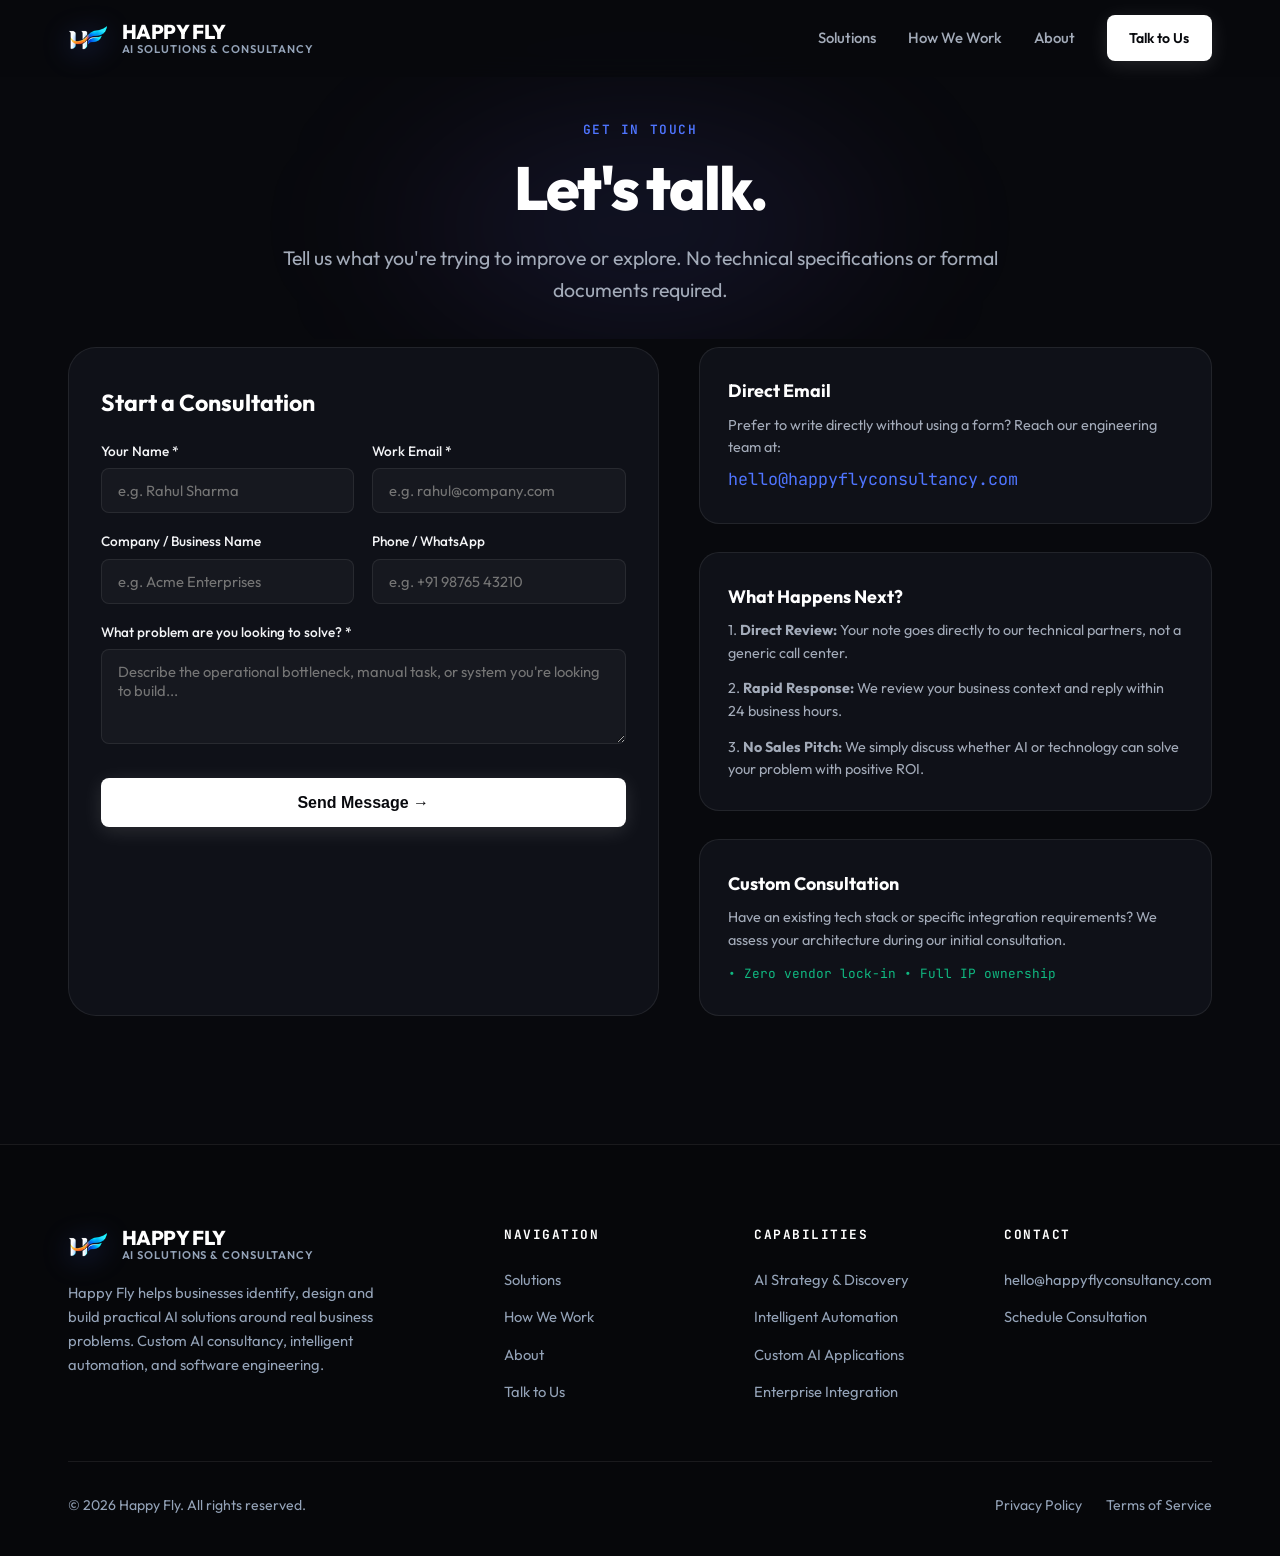
<file: contact/index.html>
<!DOCTYPE html>
<html lang="en">

<head>
  <meta charset="UTF-8">
  <meta name="viewport" content="width=device-width, initial-scale=1.0">
  <title>Talk to Us — Happy Fly | AI Solutions &amp; Consultancy</title>
  <meta name="description"
    content="Have a business problem you're trying to solve? Talk to Happy Fly for custom AI consultancy, intelligent automation, and software engineering.">
  <meta property="og:title" content="Talk to Us — Happy Fly | AI Solutions &amp; Consultancy">
  <meta property="og:description"
    content="Have a business problem you're trying to solve? Talk to Happy Fly for custom AI consultancy, intelligent automation, and software engineering.">
  <meta property="og:type" content="website">
  <meta property="og:image" content="../assets/brand/og-preview.png">
  <meta property="og:image:width" content="1200">
  <meta property="og:image:height" content="630">
  <meta name="twitter:card" content="summary_large_image">
  <meta name="twitter:image" content="../assets/brand/og-preview.png">
  <link rel="icon" type="image/png" sizes="32x32" href="../assets/brand/favicon-32.png">
  <link rel="icon" type="image/png" sizes="16x16" href="../assets/brand/favicon-16.png">
  <link rel="apple-touch-icon" sizes="180x180" href="../assets/brand/apple-touch-icon.png">
  <link rel="shortcut icon" href="../favicon.ico">
  <link rel="preconnect" href="https://fonts.googleapis.com">
  <link rel="preconnect" href="https://fonts.gstatic.com" crossorigin>
  <link
    href="https://fonts.googleapis.com/css2?family=DM+Serif+Display:ital@0;1&family=Outfit:wght@300;400;500;600;700;800&family=JetBrains+Mono:wght@400;500&display=swap"
    rel="stylesheet">
  <link rel="stylesheet" href="../assets/css/styles.css">

  <style>
    /* CONTACT PAGE STYLES */
    .contact-hero {
      padding: 7.25rem 0 2rem !important;
    }

    .contact-container-grid {
      display: grid;
      grid-template-columns: 1.15fr 1fr;
      gap: 2.5rem;
      margin-bottom: 4rem;
    }

    .contact-card {
      background: var(--bg-card);
      border: 1px solid var(--border-subtle);
      border-radius: var(--radius-xl);
      padding: 2.25rem 2rem;
    }

    /* PATH SELECTOR */
    .path-selector-label {
      font-family: var(--font-mono);
      font-size: 0.78rem;
      font-weight: 600;
      text-transform: uppercase;
      letter-spacing: 0.08em;
      color: var(--text-dim);
      margin-bottom: 0.85rem;
      display: block;
    }

    .path-buttons {
      display: grid;
      grid-template-columns: 1fr 1fr;
      gap: 1rem;
      margin-bottom: 2rem;
    }

    .path-btn {
      background: rgba(255, 255, 255, 0.03);
      border: 1px solid var(--border-subtle);
      border-radius: var(--radius-md);
      padding: 1.15rem 1rem;
      color: var(--text-muted);
      cursor: pointer;
      text-align: left;
      transition: var(--transition);
      display: flex;
      flex-direction: column;
      gap: 0.25rem;
    }

    .path-btn strong {
      font-size: 0.95rem;
      color: var(--text-white);
      display: block;
    }

    .path-btn span {
      font-size: 0.78rem;
      color: var(--text-dim);
    }

    .path-btn.active {
      background: rgba(79, 117, 255, 0.1);
      border-color: var(--accent-blue);
      color: var(--text-white);
    }

    .path-btn.active strong {
      color: var(--accent-blue);
    }

    /* SUB PRODUCT SELECTOR */
    .sub-product-btn {
      background: var(--bg-surface);
      border: 1px solid var(--border-subtle);
      border-radius: var(--radius-sm);
      padding: 0.85rem 1rem;
      cursor: pointer;
      text-align: left;
      transition: var(--transition);
      display: flex;
      flex-direction: column;
      gap: 0.25rem;
    }
    .sub-product-btn:hover {
      border-color: rgba(255, 255, 255, 0.2);
    }
    .sub-product-btn.active.teal-mode {
      border-color: #0D9488;
      background: rgba(13, 148, 136, 0.12);
    }
    .sub-product-btn.active.gold-mode {
      border-color: #C9A050;
      background: rgba(201, 160, 80, 0.12);
    }
    .pill-dot {
      width: 8px;
      height: 8px;
      border-radius: 50%;
      display: inline-block;
    }
    .pill-dot.teal { background: #14B8A6; box-shadow: 0 0 8px rgba(20,184,166,0.6); }
    .pill-dot.gold { background: #D4AF37; box-shadow: 0 0 8px rgba(212,175,55,0.6); }

    /* FORM FIELDS */
    .form-row-2 {
      display: grid;
      grid-template-columns: 1fr 1fr;
      gap: 1.15rem;
    }

    @media (max-width: 640px) {
      .form-row-2 {
        grid-template-columns: 1fr;
        gap: 0;
      }
    }

    .form-group {
      margin-bottom: 1.15rem;
    }

    .form-label {
      display: block;
      font-size: 0.85rem;
      font-weight: 500;
      color: var(--text-main);
      margin-bottom: 0.35rem;
    }

    .form-input,
    .form-select,
    .form-textarea {
      width: 100%;
      background: rgba(255, 255, 255, 0.03);
      border: 1px solid var(--border-subtle);
      border-radius: var(--radius-sm);
      padding: 0.75rem 1rem;
      font-family: var(--font-sans);
      font-size: 0.92rem;
      color: var(--text-white);
      transition: var(--transition);
      outline: none;
    }

    .form-select option {
      background: #12141C;
      color: #FFF;
    }

    .form-input:focus,
    .form-select:focus,
    .form-textarea:focus {
      border-color: var(--accent-blue);
      background: rgba(255, 255, 255, 0.06);
      box-shadow: 0 0 15px var(--accent-blue-glow);
    }

    .form-textarea {
      min-height: 95px;
      resize: vertical;
    }

    .contact-info-panel {
      display: flex;
      flex-direction: column;
      gap: 1.75rem;
    }

    .info-card {
      background: var(--bg-card);
      border: 1px solid var(--border-subtle);
      border-radius: var(--radius-lg);
      padding: 1.85rem 1.75rem;
    }

    .info-card h3 {
      font-size: 1.12rem;
      font-weight: 700;
      color: var(--text-white);
      margin-bottom: 0.5rem;
    }

    .info-card p {
      font-size: 0.9rem;
      color: var(--text-muted);
      line-height: 1.55;
    }

    .email-highlight {
      font-family: var(--font-mono);
      font-size: 1.05rem;
      color: var(--accent-blue);
      text-decoration: none;
      display: inline-block;
      margin-top: 0.5rem;
      transition: var(--transition);
    }

    .email-highlight:hover {
      color: var(--text-white);
    }

    /* SUCCESS CARD VIEW */
    .success-card-view {
      display: flex;
      flex-direction: column;
      align-items: center;
      text-align: center;
      padding: 2.75rem 1.5rem;
      animation: feedbackFadeIn 0.35s cubic-bezier(0.16, 1, 0.3, 1);
    }

    .success-icon-badge {
      width: 68px;
      height: 68px;
      border-radius: 50%;
      background: rgba(16, 185, 129, 0.15);
      border: 1px solid rgba(16, 185, 129, 0.4);
      color: #34D399;
      display: flex;
      align-items: center;
      justify-content: center;
      margin-bottom: 1.25rem;
      box-shadow: 0 0 30px rgba(16, 185, 129, 0.22);
    }

    .success-title {
      font-size: 1.6rem;
      font-weight: 700;
      color: #FFFFFF;
      margin-bottom: 0.65rem;
      letter-spacing: -0.02em;
    }

    .success-desc {
      font-size: 1.02rem;
      color: var(--text-muted);
      line-height: 1.6;
      max-width: 440px;
      margin-bottom: 1.25rem;
    }

    .success-note {
      font-size: 0.82rem;
      font-family: var(--font-mono);
      color: var(--accent-teal);
      background: rgba(16, 185, 129, 0.08);
      border: 1px solid rgba(16, 185, 129, 0.2);
      border-radius: var(--radius-full);
      padding: 0.4rem 1.15rem;
      display: inline-flex;
      align-items: center;
      gap: 0.5rem;
    }

    .form-feedback {
      display: none;
      margin-top: 1.25rem;
      padding: 1.25rem 1.5rem;
      border-radius: var(--radius-md);
      font-size: 0.95rem;
      line-height: 1.6;
      animation: feedbackFadeIn 0.3s cubic-bezier(0.16, 1, 0.3, 1);
    }

    .form-feedback.success {
      display: block;
      background: rgba(16, 185, 129, 0.12);
      border: 1px solid rgba(16, 185, 129, 0.4);
      color: #34D399;
    }

    .form-feedback.error {
      display: block;
      background: rgba(239, 68, 68, 0.12);
      border: 1px solid rgba(239, 68, 68, 0.4);
      color: #F87171;
    }

    .form-feedback-title {
      font-size: 1.08rem;
      font-weight: 700;
      color: #FFFFFF;
      margin-bottom: 0.35rem;
      display: flex;
      align-items: center;
      gap: 0.5rem;
    }

    .form-feedback.success .form-feedback-title {
      color: #6EE7B7;
    }

    .form-feedback.error .form-feedback-title {
      color: #FCA5A5;
    }

    .btn-spinner {
      width: 16px;
      height: 16px;
      border: 2px solid rgba(255, 255, 255, 0.3);
      border-top-color: #FFFFFF;
      border-radius: 50%;
      display: inline-block;
      animation: btnSpin 0.75s linear infinite;
      vertical-align: middle;
      margin-right: 0.5rem;
    }

    @keyframes btnSpin {
      to { transform: rotate(360deg); }
    }

    @keyframes feedbackFadeIn {
      from { opacity: 0; transform: translateY(-6px); }
      to { opacity: 1; transform: translateY(0); }
    }

    @media (max-width: 900px) {
      .contact-container-grid {
        grid-template-columns: 1fr;
        gap: 2.5rem;
      }
      .path-buttons {
        grid-template-columns: 1fr;
      }
      .contact-card {
        padding: 2.5rem 1.75rem;
      }
    }
  </style>
</head>

<body>

  <!-- GLOBAL NAVIGATION -->
  <nav id="navbar">
    <div class="container">
      <a href="../" class="nav-brand">
        <img src="../assets/brand/logo-mark-64.png" alt="Happy Fly Logo" class="nav-brand-logo-mark" width="40" height="40">
        <div class="nav-brand-title">
          HAPPY FLY
          <span class="nav-brand-subtitle">AI Solutions &amp; Consultancy</span>
        </div>
      </a>

      <div class="nav-menu">
        <a href="../solutions/" class="nav-link">Solutions</a>
        <!-- [PRESERVED: <a href="../products/" class="nav-link">Products</a>] -->
        <a href="../how-we-work/" class="nav-link">How We Work</a>
        <a href="../about/" class="nav-link">About</a>
        <a href="../contact/" class="btn btn-primary nav-cta">Talk to Us</a>
      </div>

      <button class="mobile-toggle" id="mobileToggle" aria-label="Toggle Navigation">
        <span></span>
        <span></span>
        <span></span>
      </button>
    </div>
  </nav>

  <!-- MOBILE NAVIGATION DRAWER -->
  <div class="mobile-drawer" id="mobileDrawer">
    <a href="../solutions/" class="nav-link mobile-link">Solutions</a>
    <!-- [PRESERVED: <a href="../products/" class="nav-link mobile-link">Products</a>] -->
    <a href="../how-we-work/" class="nav-link mobile-link">How We Work</a>
    <a href="../about/" class="nav-link mobile-link">About</a>
    <a href="../contact/" class="btn btn-primary mobile-link">Talk to Us</a>
  </div>

  <!-- HERO -->
  <section class="page-hero contact-hero">
    <div class="page-hero-glow"></div>
    <div class="container">
      <span class="section-eyebrow">Get In Touch</span>
      <h1>Let's talk.</h1>
      <p>
        Tell us what you're trying to improve or explore. No technical specifications or formal documents required.
      </p>
    </div>
  </section>

  <!-- CONTACT INTERACTION SECTION -->
  <section style="padding: 0.5rem 0 4rem;">
    <div class="container">
      <div class="contact-container-grid">

        <!-- CONTACT FORM -->
        <div class="contact-card">
          <div id="formCardHeader">
            <h2 style="font-size: 1.45rem; font-weight: 700; color: var(--text-white); margin-bottom: 1.25rem;">Start a Consultation</h2>
          </div>

          <!-- [PRESERVED: INQUIRY TYPE SELECTOR & PRODUCT SUB-SELECTOR - HIDDEN PER SPEC]
          <span class="path-selector-label">Select Your Inquiry Type</span>
          <div class="path-buttons">
            <button type="button" class="path-btn active" id="pathSolutions" onclick="setInquiryType('solutions')">
              <strong>I need a custom solution</strong>
              <span>Bespoke AI built for your business</span>
            </button>
            <button type="button" class="path-btn" id="pathProducts" onclick="setInquiryType('products')">
              <strong>I want to demo a product</strong>
              <span>Atithi OS or KaratIQ</span>
            </button>
          </div>

          <div class="product-selector-row" id="productSelectorRow" style="display:none; margin-bottom: 1.5rem;">
            <span class="path-selector-label" style="margin-bottom:0.5rem">Select Product to Demo</span>
            <div style="display:grid; grid-template-columns: 1fr 1fr; gap:0.75rem;">
              <button type="button" class="sub-product-btn active teal-mode" id="subAthitios" onclick="setProductChoice('athitios')">
                <div style="display:flex; align-items:center; gap:8px;">
                  <span class="pill-dot teal"></span>
                  <strong style="color:#FFF">Atithi OS</strong>
                </div>
                <span style="font-size:0.76rem; color:var(--text-dim);">Hospitality Platform</span>
              </button>
              <button type="button" class="sub-product-btn gold-mode" id="subKaratiq" onclick="setProductChoice('karatiq')">
                <div style="display:flex; align-items:center; gap:8px;">
                  <span class="pill-dot gold"></span>
                  <strong style="color:#FFF">KaratIQ</strong>
                </div>
                <span style="font-size:0.76rem; color:var(--text-dim);">AI Jewellery Commerce</span>
              </button>
            </div>
          </div>
          -->

          <!-- FORM INPUT CONTAINER -->
          <div id="formFieldsContainer">
            <form id="contactForm" onsubmit="handleContactSubmit(event)">
              <input type="hidden" id="inquiryType" value="Custom Solution">
              <input type="hidden" id="selectedProduct" value="">

              <div class="form-row-2">
                <div class="form-group">
                  <label class="form-label" for="contactName">Your Name *</label>
                  <input type="text" id="contactName" class="form-input" placeholder="e.g. Rahul Sharma" required>
                </div>

                <div class="form-group">
                  <label class="form-label" for="contactEmail">Work Email *</label>
                  <input type="email" id="contactEmail" class="form-input" placeholder="e.g. rahul@company.com" required>
                </div>
              </div>

              <div class="form-row-2">
                <!-- General Company field (Custom Solution) -->
                <div class="form-group" id="generalCompanyGroup">
                  <label class="form-label" for="contactCompany">Company / Business Name</label>
                  <input type="text" id="contactCompany" class="form-input" placeholder="e.g. Acme Enterprises">
                </div>

                <!-- Phone field -->
                <div class="form-group" id="phoneGroup">
                  <label class="form-label" for="contactPhone">Phone / WhatsApp</label>
                  <input type="tel" id="contactPhone" class="form-input" placeholder="e.g. +91 98765 43210">
                </div>
              </div>

              <!-- ATITHI OS SPECIFIC FIELDS -->
              <div id="atithiFields" style="display:none;">
                <div class="form-group">
                  <label class="form-label" for="atithiPropName">Property / Hotel Name *</label>
                  <input type="text" id="atithiPropName" class="form-input" placeholder="e.g. The Heritage Grand, Goa">
                </div>
                <div style="display:grid; grid-template-columns: 1fr 1fr; gap: 1rem; margin-bottom: 1.15rem;">
                  <div>
                    <label class="form-label" for="atithiPropType">Property Type</label>
                    <select id="atithiPropType" class="form-select">
                      <option value="Boutique Hotel & Resort">Boutique Hotel &amp; Resort</option>
                      <option value="Business / City Hotel">Business / City Hotel</option>
                      <option value="Luxury Villa / Homestay">Luxury Villa / Homestay</option>
                      <option value="Heritage / Palace">Heritage / Palace</option>
                      <option value="Hotel Chain">Hotel Chain</option>
                    </select>
                  </div>
                  <div>
                    <label class="form-label" for="atithiRoomCount">Room Inventory</label>
                    <select id="atithiRoomCount" class="form-select">
                      <option value="Under 25 Rooms">Under 25 Rooms</option>
                      <option value="25 - 60 Rooms">25 &ndash; 60 Rooms</option>
                      <option value="60 - 120 Rooms">60 &ndash; 120 Rooms</option>
                      <option value="120+ Rooms">120+ Rooms</option>
                    </select>
                  </div>
                </div>
              </div>

              <!-- KARATIQ SPECIFIC FIELDS -->
              <div id="karatiqFields" style="display:none;">
                <div class="form-group">
                  <label class="form-label" for="kiqStoreBrand">Jewellery Brand / Store Name *</label>
                  <input type="text" id="kiqStoreBrand" class="form-input" placeholder="e.g. Mehra Fine Jewels">
                </div>
                <div style="display:grid; grid-template-columns: 1fr 1fr; gap: 1rem; margin-bottom: 1.15rem;">
                  <div>
                    <label class="form-label" for="kiqFormat">Retail Format</label>
                    <select id="kiqFormat" class="form-select">
                      <option value="Single Retail Showroom">Single Retail Showroom</option>
                      <option value="Multi-Store Chain (2-10)">Multi-Store Chain (2-10)</option>
                      <option value="Enterprise Chain (10+)">Enterprise Chain (10+)</option>
                      <option value="Online / D2C Brand">Online / D2C Brand</option>
                      <option value="Wholesale & Manufacturer">Wholesale &amp; Manufacturer</option>
                    </select>
                  </div>
                  <div>
                    <label class="form-label" for="kiqCity">City / Region</label>
                    <input type="text" id="kiqCity" class="form-input" placeholder="e.g. Mumbai, Surat, Delhi">
                  </div>
                </div>
              </div>

              <div class="form-group">
                <label class="form-label" for="contactMessage" id="messageLabel">
                  What problem are you looking to solve? *
                </label>
                <textarea id="contactMessage" class="form-textarea" placeholder="Describe the operational bottleneck, manual task, or system you're looking to build..." required></textarea>
              </div>

              <!-- Inline feedback for errors or validation alerts -->
              <div class="form-feedback" id="formFeedback" role="alert" aria-live="polite"></div>

              <button type="submit" id="contactSubmitBtn" class="btn btn-primary" style="width: 100%; padding: 0.9rem; font-size: 1rem; margin-top: 0.5rem;">
                Send Message &rarr;
              </button>
            </form>
          </div>

          <!-- SUCCESS CONFIRMATION STATE (Replaces form immediately without scroll) -->
          <div id="successStateContainer" class="success-card-view" style="display:none;" role="status" aria-live="polite">
            <div class="success-icon-badge">
              <svg width="34" height="34" viewBox="0 0 24 24" fill="none" stroke="currentColor" stroke-width="2.5" stroke-linecap="round" stroke-linejoin="round">
                <polyline points="20 6 9 17 4 12"></polyline>
              </svg>
            </div>
            <h3 class="success-title">Thank you for reaching out!</h3>
            <p class="success-desc">
              Your message has been submitted successfully. Our team will get back to you soon.
            </p>
            <div class="success-note">
              <span>⚡ Direct Technical Review</span> &bull; <span>Response within 24 business hours</span>
            </div>
            <button type="button" class="btn btn-secondary" onclick="resetContactForm()" style="margin-top: 1.75rem; font-size: 0.88rem; padding: 0.65rem 1.35rem;">
              Send Another Note &rarr;
            </button>
          </div>

        </div>

        <!-- CONTACT INFO & ASSURANCE PANEL -->
        <div class="contact-info-panel">
          <div class="info-card">
            <h3>Direct Email</h3>
            <p>
              Prefer to write directly without using a form? Reach our engineering team at:
            </p>
            <a href="mailto:hello@happyflyconsultancy.com" class="email-highlight">hello@happyflyconsultancy.com</a>
          </div>

          <div class="info-card">
            <h3>What Happens Next?</h3>
            <p style="margin-bottom: 0.85rem;">
              1. <strong>Direct Review:</strong> Your note goes directly to our technical partners, not a generic call center.
            </p>
            <p style="margin-bottom: 0.85rem;">
              2. <strong>Rapid Response:</strong> We review your business context and reply within 24 business hours.
            </p>
            <p>
              3. <strong>No Sales Pitch:</strong> We simply discuss whether AI or technology can solve your problem with positive ROI.
            </p>
          </div>

          <!-- [PRESERVED: EXPLORE LIVE PRODUCTS CARD - HIDDEN PER REQUIREMENTS]
          <div class="info-card">
            <h3>Explore Live Products</h3>
            <p style="margin-bottom: 1rem;">
              Looking to see our ready-made platforms in action today?
            </p>
            <div style="display:flex; gap:0.75rem; flex-wrap:wrap">
              <a href="../karatIQ/" class="btn btn-secondary" style="font-size:0.85rem; padding:0.6rem 1.1rem">KaratIQ &rarr;</a>
              <a href="../athitios/" class="btn btn-secondary" style="font-size:0.85rem; padding:0.6rem 1.1rem">Atithi OS &rarr;</a>
            </div>
          </div>
          -->

          <div class="info-card">
            <h3>Custom Consultation</h3>
            <p style="margin-bottom: 0.85rem;">
              Have an existing tech stack or specific integration requirements? We assess your architecture during our initial consultation.
            </p>
            <div style="font-family: var(--font-mono); font-size: 0.8rem; color: var(--accent-teal);">
              &bull; Zero vendor lock-in &bull; Full IP ownership
            </div>
          </div>
        </div>

      </div>
    </div>
  </section>

  <!-- FOOTER -->
  <footer>
    <div class="container">
      <div class="footer-grid">
        <div class="footer-brand">
          <a href="../" class="nav-brand">
            <img src="../assets/brand/logo-mark-64.png" alt="Happy Fly Logo" class="nav-brand-logo-mark" width="40" height="40">
            <div class="nav-brand-title">
              HAPPY FLY
              <span class="nav-brand-subtitle">AI Solutions &amp; Consultancy</span>
            </div>
          </a>
          <p>
            Happy Fly helps businesses identify, design and build practical AI solutions around real business problems. Custom AI consultancy, intelligent automation, and software engineering.
          </p>
        </div>

        <div class="footer-col">
          <h4>Navigation</h4>
          <ul class="footer-links">
            <li><a href="../solutions/">Solutions</a></li>
            <!-- [PRESERVED: <li><a href="../products/">Products</a></li>] -->
            <li><a href="../how-we-work/">How We Work</a></li>
            <li><a href="../about/">About</a></li>
            <li><a href="../contact/">Talk to Us</a></li>
          </ul>
        </div>

        <div class="footer-col">
          <h4>Capabilities</h4>
          <ul class="footer-links">
            <li><a href="../solutions/">AI Strategy &amp; Discovery</a></li>
            <li><a href="../solutions/">Intelligent Automation</a></li>
            <li><a href="../solutions/">Custom AI Applications</a></li>
            <li><a href="../solutions/">Enterprise Integration</a></li>
          </ul>
        </div>
        <!-- [PRESERVED:
        <div class="footer-col">
          <h4>Products</h4>
          <ul class="footer-links">
            <li><a href="../karatIQ/">KaratIQ</a></li>
            <li><a href="../athitios/">Atithi OS</a></li>
          </ul>
        </div>
        ]-->

        <div class="footer-col">
          <h4>Contact</h4>
          <ul class="footer-links">
            <li><a href="mailto:hello@happyflyconsultancy.com">hello@happyflyconsultancy.com</a></li>
            <li><a href="../contact/">Schedule Consultation</a></li>
          </ul>
        </div>
      </div>

      <div class="footer-bottom">
        <div>&copy; 2026 Happy Fly. All rights reserved.</div>
        <div style="display:flex; gap:1.5rem">
          <a href="../privacy/" style="color:var(--text-dim); text-decoration:none">Privacy Policy</a>
          <a href="../terms/" style="color:var(--text-dim); text-decoration:none">Terms of Service</a>
        </div>
      </div>
    </div>
  </footer>

  <script>
    const navbar = document.getElementById('navbar');
    window.addEventListener('scroll', () => {
      navbar.classList.toggle('scrolled', window.scrollY > 40);
    });

    const mobileToggle = document.getElementById('mobileToggle');
    const mobileDrawer = document.getElementById('mobileDrawer');
    if (mobileToggle && mobileDrawer) {
      mobileToggle.addEventListener('click', () => {
        const isOpen = mobileDrawer.classList.toggle('open');
        mobileToggle.classList.toggle('active', isOpen);
        mobileToggle.setAttribute('aria-expanded', isOpen);
        document.body.style.overflow = isOpen ? 'hidden' : '';
      });
      document.querySelectorAll('.mobile-link').forEach(link => {
        link.addEventListener('click', () => {
          mobileDrawer.classList.remove('open');
          mobileToggle.classList.remove('active');
          mobileToggle.setAttribute('aria-expanded', 'false');
          document.body.style.overflow = '';
        });
      });
    }

    // Path selector logic
    let currentProductChoice = 'athitios';

    function setInquiryType(type) {
      const btnSol = document.getElementById('pathSolutions');
      const btnProd = document.getElementById('pathProducts');
      const subRow = document.getElementById('productSelectorRow');
      const hiddenType = document.getElementById('inquiryType');
      const label = document.getElementById('messageLabel');
      const textarea = document.getElementById('contactMessage');
      const submitBtn = document.getElementById('contactSubmitBtn');
      const phoneGroup = document.getElementById('phoneGroup');
      const phoneInput = document.getElementById('contactPhone');
      const generalCompany = document.getElementById('generalCompanyGroup');
      const atithiFields = document.getElementById('atithiFields');
      const karatiqFields = document.getElementById('karatiqFields');

      if (type === 'solutions') {
        btnSol.classList.add('active');
        btnProd.classList.remove('active');
        subRow.style.display = 'none';
        hiddenType.value = 'Custom Solution';
        label.innerText = 'What problem are you looking to solve?';
        textarea.placeholder = "Describe the operational bottleneck, manual task, or system you're looking to build...";
        textarea.required = true;
        submitBtn.innerHTML = 'Send Message &rarr;';
        phoneGroup.style.display = 'none';
        phoneInput.required = false;
        generalCompany.style.display = 'block';
        atithiFields.style.display = 'none';
        karatiqFields.style.display = 'none';
      } else {
        btnProd.classList.add('active');
        btnSol.classList.remove('active');
        subRow.style.display = 'block';
        hiddenType.value = 'Product Demo';
        phoneGroup.style.display = 'block';
        phoneInput.required = true;
        generalCompany.style.display = 'none';
        setProductChoice(currentProductChoice);
      }
    }

    function setProductChoice(prod) {
      currentProductChoice = prod;
      const btnAthiti = document.getElementById('subAthitios');
      const btnKarat = document.getElementById('subKaratiq');
      const hiddenProd = document.getElementById('selectedProduct');
      const atithiFields = document.getElementById('atithiFields');
      const karatiqFields = document.getElementById('karatiqFields');
      const label = document.getElementById('messageLabel');
      const textarea = document.getElementById('contactMessage');
      const submitBtn = document.getElementById('contactSubmitBtn');
      const atithiPropName = document.getElementById('atithiPropName');
      const kiqStoreBrand = document.getElementById('kiqStoreBrand');

      if (prod === 'athitios') {
        btnAthiti.classList.add('active', 'teal-mode');
        btnKarat.classList.remove('active', 'gold-mode');
        hiddenProd.value = 'Atithi OS';
        atithiFields.style.display = 'block';
        karatiqFields.style.display = 'none';
        if (atithiPropName) atithiPropName.required = true;
        if (kiqStoreBrand) kiqStoreBrand.required = false;
        label.innerText = 'Current PMS / Specific Requirements (Optional)';
        textarea.placeholder = 'Tell us about your current PMS (e.g. Opera, eZee, IDS) or priority modules...';
        textarea.required = false;
        submitBtn.innerHTML = 'Book Atithi OS Demo &rarr;';
      } else {
        btnKarat.classList.add('active', 'gold-mode');
        btnAthiti.classList.remove('active', 'teal-mode');
        hiddenProd.value = 'KaratIQ';
        karatiqFields.style.display = 'block';
        atithiFields.style.display = 'none';
        if (kiqStoreBrand) kiqStoreBrand.required = true;
        if (atithiPropName) atithiPropName.required = false;
        label.innerText = 'Catalog / Website / Key Goals (Optional)';
        textarea.placeholder = 'Tell us about your inventory catalog, website (e.g. Shopify, Magento), or priority features...';
        textarea.required = false;
        submitBtn.innerHTML = 'Book KaratIQ Demo &rarr;';
      }
    }

    // Auto-detect URL parameter on load
    window.addEventListener('DOMContentLoaded', () => {
      const urlParams = new URLSearchParams(window.location.search);
      const prodParam = (urlParams.get('product') || urlParams.get('demo') || '').toLowerCase();
      if (prodParam === 'athitios' || prodParam === 'atithi') {
        setInquiryType('products');
        setProductChoice('athitios');
      } else if (prodParam === 'karatiq' || prodParam === 'karat') {
        setInquiryType('products');
        setProductChoice('karatiq');
      }
    });

    // GOOGLE APPS SCRIPT WEB APP INTEGRATION URL
    // Set this to your deployed Google Apps Script Web App URL (/exec)
    const GOOGLE_SCRIPT_URL = "https://script.google.com/macros/s/AKfycbyeokgzyh-D6aUjXOlTqd0s3neOnClDwrbAYNI4bFOwNupQrBC7gRRemXGSfpkOlKYtLQ/exec";

    // Form submission helper with Google Sheets integration
    async function handleContactSubmit(e) {
      e.preventDefault();

      const form = document.getElementById('contactForm');
      const submitBtn = document.getElementById('contactSubmitBtn');
      const feedback = document.getElementById('formFeedback');

      const type = (document.getElementById('inquiryType') ? document.getElementById('inquiryType').value : 'Custom Solution') || 'Custom Solution';
      const name = document.getElementById('contactName').value.trim();
      const email = document.getElementById('contactEmail').value.trim();
      const phone = document.getElementById('contactPhone') ? document.getElementById('contactPhone').value.trim() : '';
      const company = document.getElementById('contactCompany') ? document.getElementById('contactCompany').value.trim() : '';
      const msg = document.getElementById('contactMessage').value.trim();

      // Client-side validation
      if (!name || !email || !msg) {
        feedback.className = 'form-feedback error';
        feedback.innerHTML = `
          <div class="form-feedback-title">⚠️ Required Fields Missing</div>
          <p style="margin:0;">Please fill out all required fields marked with *.</p>
        `;
        feedback.style.display = 'block';
        feedback.scrollIntoView({ behavior: 'smooth', block: 'nearest' });
        return;
      }

      // Clear previous feedback state
      feedback.style.display = 'none';
      feedback.className = 'form-feedback';

      // Show Loading State & prevent duplicate submissions
      submitBtn.disabled = true;
      submitBtn.classList.add('btn-loading');
      submitBtn.innerHTML = '<span class="btn-spinner"></span> Submitting...';

      const payload = {
        name: name,
        email: email,
        company: company || 'N/A',
        phone: phone ? (phone.startsWith('+') ? "'" + phone : phone) : 'N/A',
        service: type,
        message: msg,
        inquiryType: type,
        submittedAt: new Date().toLocaleString('en-IN', { timeZone: 'Asia/Kolkata' })
      };

      try {
        if (!GOOGLE_SCRIPT_URL || GOOGLE_SCRIPT_URL.trim() === '' || GOOGLE_SCRIPT_URL.includes('REPLACE_WITH')) {
          throw new Error('Google Apps Script Web App URL is not configured.');
        }

        // Send to Google Apps Script endpoint using text/plain to avoid CORS preflight issues
        const response = await fetch(GOOGLE_SCRIPT_URL, {
          method: 'POST',
          headers: {
            'Content-Type': 'text/plain;charset=utf-8'
          },
          body: JSON.stringify(payload)
        });

        let isSuccess = false;
        try {
          const resJson = await response.json();
          if (resJson && resJson.result === 'success') {
            isSuccess = true;
          }
        } catch (jsonErr) {
          // If response was redirected or opaque but succeeded
          if (response.ok || response.type === 'opaque') {
            isSuccess = true;
          }
        }

        if (isSuccess) {
          // Reset form fields
          form.reset();

          // Smoothly switch view to Success Confirmation Card (Instant visibility, no scrolling needed)
          const formContainer = document.getElementById('formFieldsContainer');
          const successContainer = document.getElementById('successStateContainer');
          const header = document.getElementById('formCardHeader');

          if (formContainer && successContainer) {
            formContainer.style.display = 'none';
            if (header) header.style.display = 'none';
            successContainer.style.display = 'flex';
            successContainer.scrollIntoView({ behavior: 'smooth', block: 'center' });
          }
        } else {
          throw new Error('Google Sheet rejected submission.');
        }

      } catch (err) {
        console.error('Contact form submission error:', err);

        // Error Handling: Preserve entered form data and display friendly error message
        feedback.className = 'form-feedback error';
        feedback.innerHTML = `
          <div class="form-feedback-title">Something went wrong while submitting your request. Please try again.</div>
          <p style="margin:0;">If the issue persists, you can also write directly to <a href="mailto:hello@happyflyconsultancy.com" style="color:#FFF;text-decoration:underline;">hello@happyflyconsultancy.com</a>.</p>
        `;
        feedback.style.display = 'block';
        feedback.scrollIntoView({ behavior: 'smooth', block: 'nearest' });

      } finally {
        // Re-enable the button to allow retry
        submitBtn.disabled = false;
        submitBtn.classList.remove('btn-loading');
        submitBtn.innerHTML = 'Send Message &rarr;';
      }
    }

    // Reset view to allow user to submit another consultation note if desired
    function resetContactForm() {
      const formContainer = document.getElementById('formFieldsContainer');
      const successContainer = document.getElementById('successStateContainer');
      const header = document.getElementById('formCardHeader');
      const feedback = document.getElementById('formFeedback');

      if (formContainer && successContainer) {
        successContainer.style.display = 'none';
        formContainer.style.display = 'block';
        if (header) header.style.display = 'block';
        if (feedback) feedback.style.display = 'none';
        formContainer.scrollIntoView({ behavior: 'smooth', block: 'start' });
      }
    }
  </script>
</body>
</html>
</file>
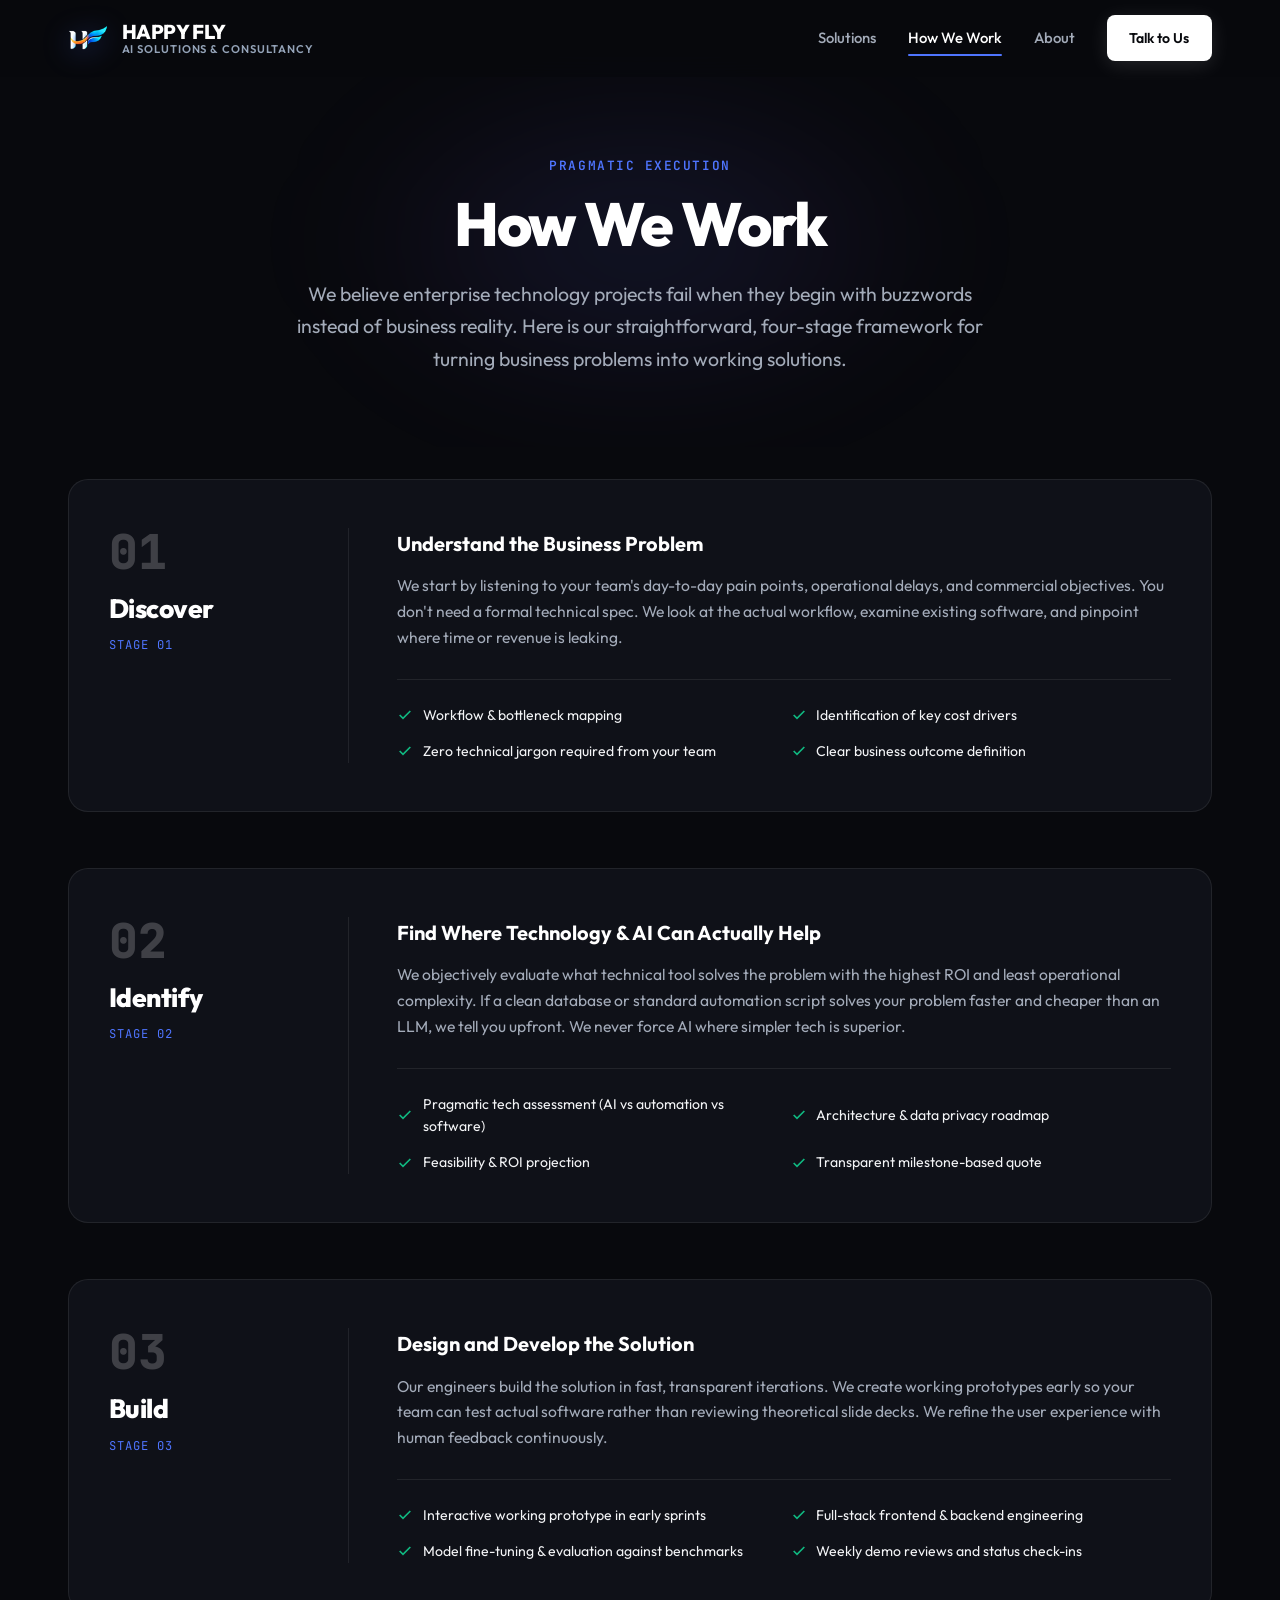
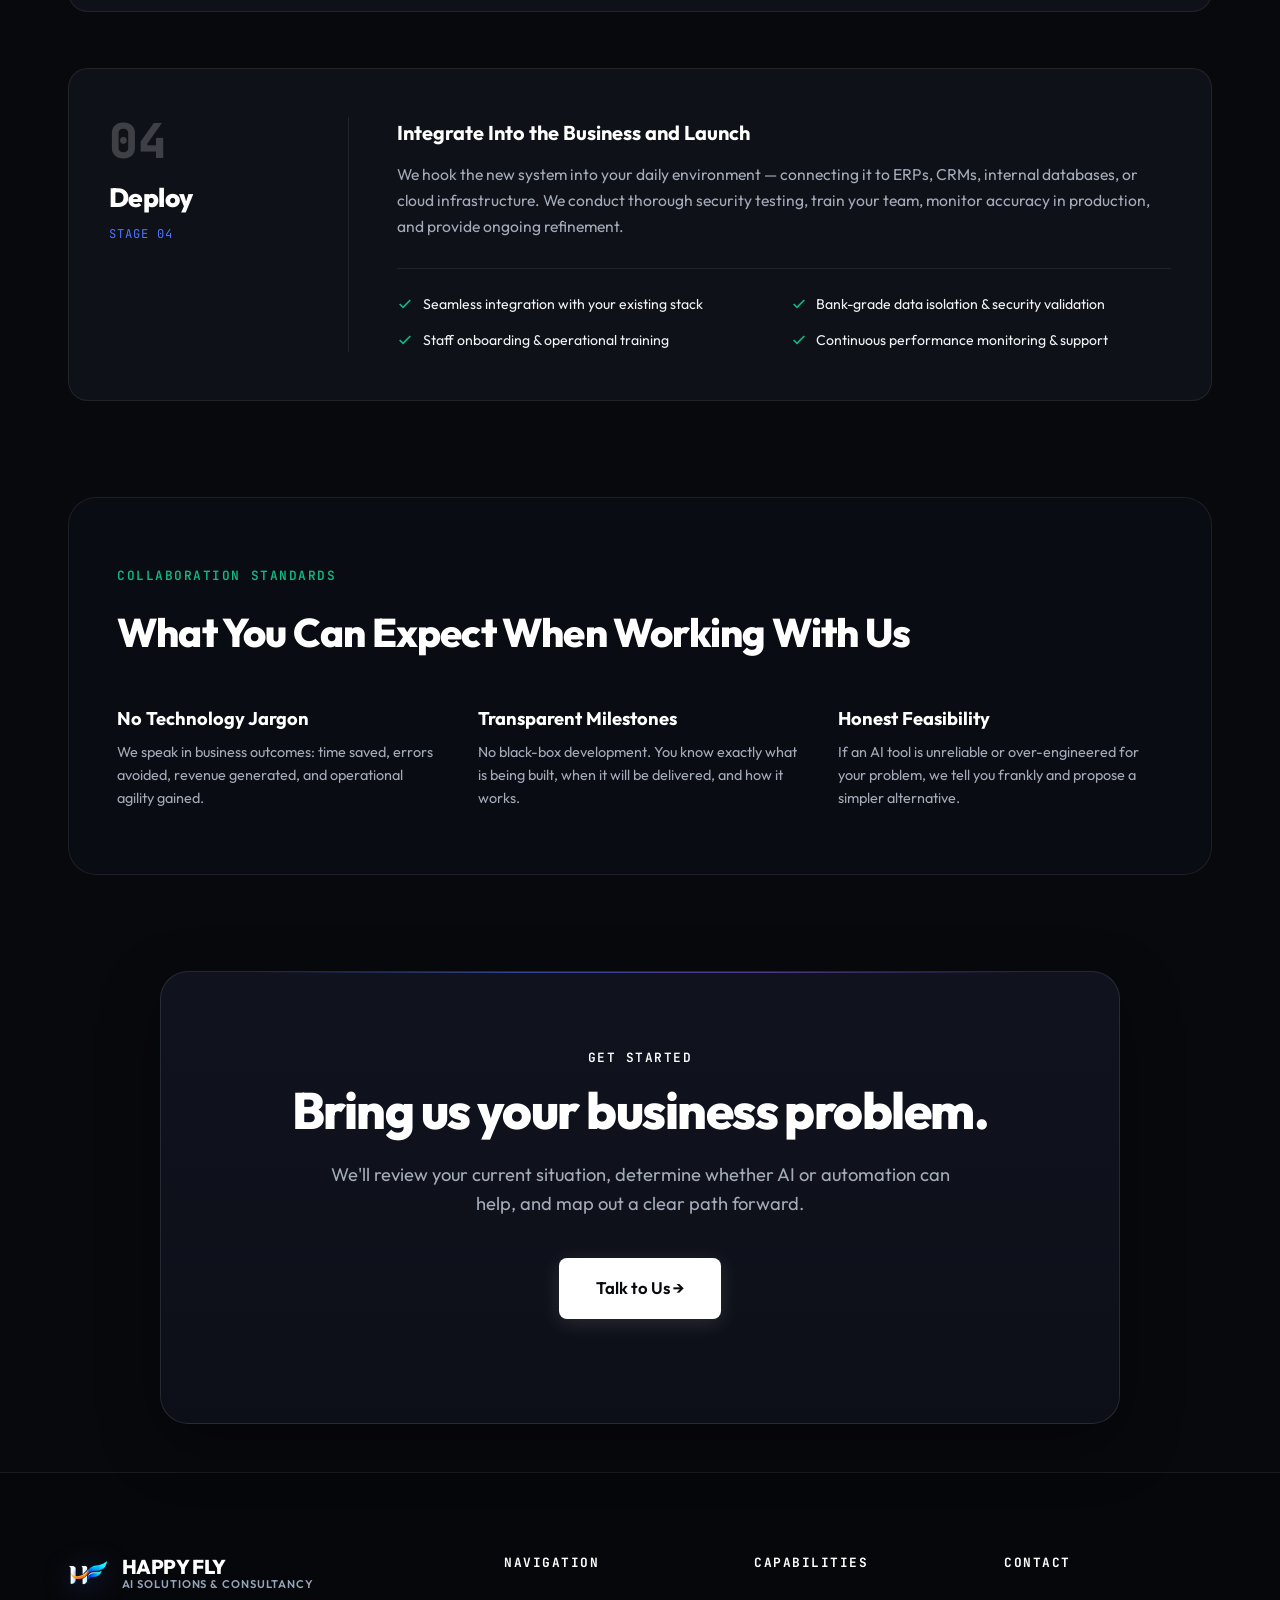
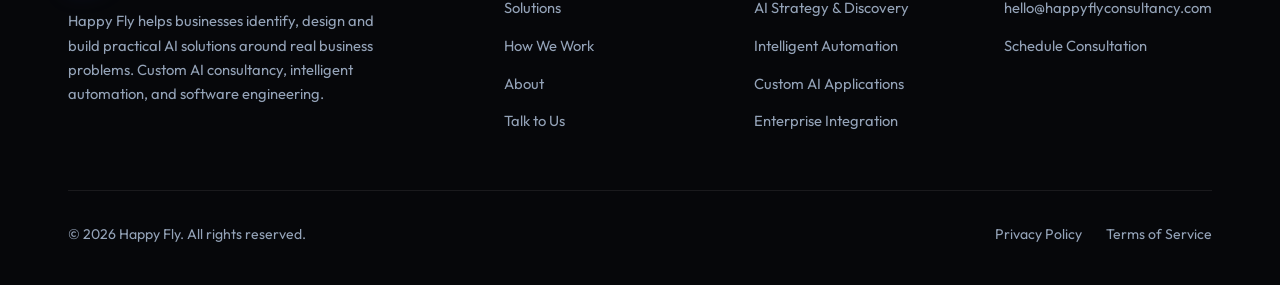
<file: how-we-work/index.html>
<!DOCTYPE html>
<html lang="en">

<head>
  <meta charset="UTF-8">
  <meta name="viewport" content="width=device-width, initial-scale=1.0">
  <title>How We Work — Happy Fly | Pragmatic Delivery</title>
  <meta name="description"
    content="Our four-stage engagement process: Discover, Identify, Build, and Deploy. How Happy Fly turns business problems into practical AI and technology solutions.">
  <meta property="og:title" content="How We Work — Happy Fly | Pragmatic Delivery">
  <meta property="og:description"
    content="Our four-stage engagement process: Discover, Identify, Build, and Deploy. How Happy Fly turns business problems into practical AI and technology solutions.">
  <meta property="og:type" content="website">
  <meta property="og:image" content="../assets/brand/og-preview.png">
  <meta property="og:image:width" content="1200">
  <meta property="og:image:height" content="630">
  <meta name="twitter:card" content="summary_large_image">
  <meta name="twitter:image" content="../assets/brand/og-preview.png">
  <link rel="icon" type="image/png" sizes="32x32" href="../assets/brand/favicon-32.png">
  <link rel="icon" type="image/png" sizes="16x16" href="../assets/brand/favicon-16.png">
  <link rel="apple-touch-icon" sizes="180x180" href="../assets/brand/apple-touch-icon.png">
  <link rel="shortcut icon" href="../favicon.ico">
  <link rel="preconnect" href="https://fonts.googleapis.com">
  <link rel="preconnect" href="https://fonts.gstatic.com" crossorigin>
  <link
    href="https://fonts.googleapis.com/css2?family=DM+Serif+Display:ital@0;1&family=Outfit:wght@300;400;500;600;700;800&family=JetBrains+Mono:wght@400;500&display=swap"
    rel="stylesheet">
  <link rel="stylesheet" href="../assets/css/styles.css">

  <style>
    /* HOW WE WORK PAGE STYLES */
    .timeline-container {
      display: flex;
      flex-direction: column;
      gap: 3.5rem;
      margin-bottom: 6rem;
      position: relative;
    }

    .timeline-stage {
      display: grid;
      grid-template-columns: 240px 1fr;
      gap: 3rem;
      background: var(--bg-card);
      border: 1px solid var(--border-subtle);
      border-radius: var(--radius-lg);
      padding: 3rem 2.5rem;
      transition: var(--transition);
      position: relative;
    }

    .timeline-stage:hover {
      background: var(--bg-card-hover);
      border-color: var(--border-hover);
      transform: translateY(-2px);
    }

    .stage-indicator {
      display: flex;
      flex-direction: column;
      justify-content: flex-start;
      border-right: 1px solid var(--border-subtle);
      padding-right: 2rem;
    }

    .stage-number {
      font-family: var(--font-mono);
      font-size: 3rem;
      font-weight: 800;
      line-height: 1;
      color: rgba(255, 255, 255, 0.2);
      margin-bottom: 0.75rem;
    }

    .stage-name {
      font-size: 1.65rem;
      font-weight: 800;
      color: var(--text-white);
      letter-spacing: -0.02em;
      margin-bottom: 0.4rem;
    }

    .stage-duration {
      font-family: var(--font-mono);
      font-size: 0.76rem;
      color: var(--accent-blue);
      text-transform: uppercase;
      letter-spacing: 0.08em;
    }

    .stage-details h3 {
      font-size: 1.25rem;
      font-weight: 700;
      color: var(--text-white);
      margin-bottom: 0.85rem;
    }

    .stage-details p {
      font-size: 0.98rem;
      color: var(--text-muted);
      line-height: 1.65;
      margin-bottom: 1.75rem;
    }

    .stage-deliverables {
      display: grid;
      grid-template-columns: repeat(2, 1fr);
      gap: 0.85rem;
      padding-top: 1.5rem;
      border-top: 1px solid var(--border-subtle);
    }

    .deliverable-item {
      display: flex;
      align-items: center;
      gap: 0.6rem;
      font-size: 0.88rem;
      color: var(--text-main);
    }

    .deliverable-item svg {
      width: 16px;
      height: 16px;
      color: var(--accent-teal);
      flex-shrink: 0;
    }

    /* PRINCIPLES SECTION */
    .principles-box {
      background: #0A0C13;
      border: 1px solid var(--border-subtle);
      border-radius: var(--radius-xl);
      padding: 4rem 3rem;
      margin-bottom: 6rem;
    }

    .principles-grid {
      display: grid;
      grid-template-columns: repeat(3, 1fr);
      gap: 2.25rem;
      margin-top: 2.5rem;
    }

    .principle-item h4 {
      font-size: 1.15rem;
      font-weight: 700;
      color: var(--text-white);
      margin-bottom: 0.5rem;
    }

    .principle-item p {
      font-size: 0.9rem;
      color: var(--text-muted);
      line-height: 1.6;
    }

    @media (max-width: 900px) {
      .timeline-stage {
        grid-template-columns: 1fr;
        gap: 1.75rem;
        padding: 2.25rem 1.75rem;
      }
      .stage-indicator {
        border-right: none;
        border-bottom: 1px solid var(--border-subtle);
        padding-right: 0;
        padding-bottom: 1.5rem;
      }
      .stage-deliverables {
        grid-template-columns: 1fr;
      }
      .principles-grid {
        grid-template-columns: 1fr;
        gap: 1.75rem;
      }
      .principles-box {
        padding: 2.5rem 1.75rem;
      }
    }
  </style>
</head>

<body>

  <!-- GLOBAL NAVIGATION -->
  <nav id="navbar">
    <div class="container">
      <a href="../" class="nav-brand">
        <img src="../assets/brand/logo-mark-64.png" alt="Happy Fly Logo" class="nav-brand-logo-mark" width="40" height="40">
        <div class="nav-brand-title">
          HAPPY FLY
          <span class="nav-brand-subtitle">AI Solutions &amp; Consultancy</span>
        </div>
      </a>

      <div class="nav-menu">
        <a href="../solutions/" class="nav-link">Solutions</a>
        <!-- [PRESERVED: <a href="../products/" class="nav-link">Products</a>] -->
        <a href="../how-we-work/" class="nav-link active">How We Work</a>
        <a href="../about/" class="nav-link">About</a>
        <a href="../contact/" class="btn btn-primary nav-cta">Talk to Us</a>
      </div>

      <button class="mobile-toggle" id="mobileToggle" aria-label="Toggle Navigation">
        <span></span>
        <span></span>
        <span></span>
      </button>
    </div>
  </nav>

  <!-- MOBILE NAVIGATION DRAWER -->
  <div class="mobile-drawer" id="mobileDrawer">
    <a href="../solutions/" class="nav-link mobile-link">Solutions</a>
    <!-- [PRESERVED: <a href="../products/" class="nav-link mobile-link">Products</a>] -->
    <a href="../how-we-work/" class="nav-link mobile-link">How We Work</a>
    <a href="../about/" class="nav-link mobile-link">About</a>
    <a href="../contact/" class="btn btn-primary mobile-link">Talk to Us</a>
  </div>

  <!-- HERO -->
  <section class="page-hero">
    <div class="page-hero-glow"></div>
    <div class="container">
      <span class="section-eyebrow">Pragmatic Execution</span>
      <h1>How We Work</h1>
      <p>
        We believe enterprise technology projects fail when they begin with buzzwords instead of business reality. Here is our straightforward, four-stage framework for turning business problems into working solutions.
      </p>
    </div>
  </section>

  <!-- FOUR STAGE PROCESS -->
  <section style="padding: 2rem 0 3rem;">
    <div class="container">
      <div class="timeline-container">

        <!-- STAGE 01: DISCOVER -->
        <div class="timeline-stage">
          <div class="stage-indicator">
            <div class="stage-number">01</div>
            <div class="stage-name">Discover</div>
            <div class="stage-duration">Stage 01</div>
          </div>
          <div class="stage-details">
            <h3>Understand the Business Problem</h3>
            <p>
              We start by listening to your team's day-to-day pain points, operational delays, and commercial objectives. You don't need a formal technical spec. We look at the actual workflow, examine existing software, and pinpoint where time or revenue is leaking.
            </p>
            <div class="stage-deliverables">
              <div class="deliverable-item">
                <svg viewBox="0 0 24 24" fill="none" stroke="currentColor" stroke-width="2.5"><polyline points="20 6 9 17 4 12"/></svg>
                Workflow &amp; bottleneck mapping
              </div>
              <div class="deliverable-item">
                <svg viewBox="0 0 24 24" fill="none" stroke="currentColor" stroke-width="2.5"><polyline points="20 6 9 17 4 12"/></svg>
                Identification of key cost drivers
              </div>
              <div class="deliverable-item">
                <svg viewBox="0 0 24 24" fill="none" stroke="currentColor" stroke-width="2.5"><polyline points="20 6 9 17 4 12"/></svg>
                Zero technical jargon required from your team
              </div>
              <div class="deliverable-item">
                <svg viewBox="0 0 24 24" fill="none" stroke="currentColor" stroke-width="2.5"><polyline points="20 6 9 17 4 12"/></svg>
                Clear business outcome definition
              </div>
            </div>
          </div>
        </div>

        <!-- STAGE 02: IDENTIFY -->
        <div class="timeline-stage">
          <div class="stage-indicator">
            <div class="stage-number">02</div>
            <div class="stage-name">Identify</div>
            <div class="stage-duration">Stage 02</div>
          </div>
          <div class="stage-details">
            <h3>Find Where Technology &amp; AI Can Actually Help</h3>
            <p>
              We objectively evaluate what technical tool solves the problem with the highest ROI and least operational complexity. If a clean database or standard automation script solves your problem faster and cheaper than an LLM, we tell you upfront. We never force AI where simpler tech is superior.
            </p>
            <div class="stage-deliverables">
              <div class="deliverable-item">
                <svg viewBox="0 0 24 24" fill="none" stroke="currentColor" stroke-width="2.5"><polyline points="20 6 9 17 4 12"/></svg>
                Pragmatic tech assessment (AI vs automation vs software)
              </div>
              <div class="deliverable-item">
                <svg viewBox="0 0 24 24" fill="none" stroke="currentColor" stroke-width="2.5"><polyline points="20 6 9 17 4 12"/></svg>
                Architecture &amp; data privacy roadmap
              </div>
              <div class="deliverable-item">
                <svg viewBox="0 0 24 24" fill="none" stroke="currentColor" stroke-width="2.5"><polyline points="20 6 9 17 4 12"/></svg>
                Feasibility &amp; ROI projection
              </div>
              <div class="deliverable-item">
                <svg viewBox="0 0 24 24" fill="none" stroke="currentColor" stroke-width="2.5"><polyline points="20 6 9 17 4 12"/></svg>
                Transparent milestone-based quote
              </div>
            </div>
          </div>
        </div>

        <!-- STAGE 03: BUILD -->
        <div class="timeline-stage">
          <div class="stage-indicator">
            <div class="stage-number">03</div>
            <div class="stage-name">Build</div>
            <div class="stage-duration">Stage 03</div>
          </div>
          <div class="stage-details">
            <h3>Design and Develop the Solution</h3>
            <p>
              Our engineers build the solution in fast, transparent iterations. We create working prototypes early so your team can test actual software rather than reviewing theoretical slide decks. We refine the user experience with human feedback continuously.
            </p>
            <div class="stage-deliverables">
              <div class="deliverable-item">
                <svg viewBox="0 0 24 24" fill="none" stroke="currentColor" stroke-width="2.5"><polyline points="20 6 9 17 4 12"/></svg>
                Interactive working prototype in early sprints
              </div>
              <div class="deliverable-item">
                <svg viewBox="0 0 24 24" fill="none" stroke="currentColor" stroke-width="2.5"><polyline points="20 6 9 17 4 12"/></svg>
                Full-stack frontend &amp; backend engineering
              </div>
              <div class="deliverable-item">
                <svg viewBox="0 0 24 24" fill="none" stroke="currentColor" stroke-width="2.5"><polyline points="20 6 9 17 4 12"/></svg>
                Model fine-tuning &amp; evaluation against benchmarks
              </div>
              <div class="deliverable-item">
                <svg viewBox="0 0 24 24" fill="none" stroke="currentColor" stroke-width="2.5"><polyline points="20 6 9 17 4 12"/></svg>
                Weekly demo reviews and status check-ins
              </div>
            </div>
          </div>
        </div>

        <!-- STAGE 04: DEPLOY -->
        <div class="timeline-stage">
          <div class="stage-indicator">
            <div class="stage-number">04</div>
            <div class="stage-name">Deploy</div>
            <div class="stage-duration">Stage 04</div>
          </div>
          <div class="stage-details">
            <h3>Integrate Into the Business and Launch</h3>
            <p>
              We hook the new system into your daily environment — connecting it to ERPs, CRMs, internal databases, or cloud infrastructure. We conduct thorough security testing, train your team, monitor accuracy in production, and provide ongoing refinement.
            </p>
            <div class="stage-deliverables">
              <div class="deliverable-item">
                <svg viewBox="0 0 24 24" fill="none" stroke="currentColor" stroke-width="2.5"><polyline points="20 6 9 17 4 12"/></svg>
                Seamless integration with your existing stack
              </div>
              <div class="deliverable-item">
                <svg viewBox="0 0 24 24" fill="none" stroke="currentColor" stroke-width="2.5"><polyline points="20 6 9 17 4 12"/></svg>
                Bank-grade data isolation &amp; security validation
              </div>
              <div class="deliverable-item">
                <svg viewBox="0 0 24 24" fill="none" stroke="currentColor" stroke-width="2.5"><polyline points="20 6 9 17 4 12"/></svg>
                Staff onboarding &amp; operational training
              </div>
              <div class="deliverable-item">
                <svg viewBox="0 0 24 24" fill="none" stroke="currentColor" stroke-width="2.5"><polyline points="20 6 9 17 4 12"/></svg>
                Continuous performance monitoring &amp; support
              </div>
            </div>
          </div>
        </div>

      </div>

      <!-- PRINCIPLES OF COLLABORATION -->
      <div class="principles-box">
        <span class="section-eyebrow teal">Collaboration Standards</span>
        <h2 style="font-size: clamp(1.8rem, 3.2vw, 2.5rem); font-weight: 800; color: var(--text-white); letter-spacing:-0.02em;">
          What You Can Expect When Working With Us
        </h2>

        <div class="principles-grid">
          <div class="principle-item">
            <h4>No Technology Jargon</h4>
            <p>We speak in business outcomes: time saved, errors avoided, revenue generated, and operational agility gained.</p>
          </div>
          <div class="principle-item">
            <h4>Transparent Milestones</h4>
            <p>No black-box development. You know exactly what is being built, when it will be delivered, and how it works.</p>
          </div>
          <div class="principle-item">
            <h4>Honest Feasibility</h4>
            <p>If an AI tool is unreliable or over-engineered for your problem, we tell you frankly and propose a simpler alternative.</p>
          </div>
        </div>
      </div>

      <!-- CTA BANNER -->
      <div class="final-cta-card">
        <span class="section-eyebrow" style="color:var(--text-white); margin-bottom: 0.75rem;">Get Started</span>
        <h2>Bring us your business problem.</h2>
        <p>
          We'll review your current situation, determine whether AI or automation can help, and map out a clear path forward.
        </p>
        <div class="final-cta-actions">
          <a href="../contact/" class="btn btn-primary" style="padding:1rem 2.25rem; font-size:1.05rem">
            Talk to Us &rarr;
          </a>
        </div>
      </div>
    </div>
  </section>

  <!-- FOOTER -->
  <footer>
    <div class="container">
      <div class="footer-grid">
        <div class="footer-brand">
          <a href="../" class="nav-brand">
            <img src="../assets/brand/logo-mark-64.png" alt="Happy Fly Logo" class="nav-brand-logo-mark" width="40" height="40">
            <div class="nav-brand-title">
              HAPPY FLY
              <span class="nav-brand-subtitle">AI Solutions &amp; Consultancy</span>
            </div>
          </a>
          <p>
            Happy Fly helps businesses identify, design and build practical AI solutions around real business problems. Custom AI consultancy, intelligent automation, and software engineering.
          </p>
        </div>

        <div class="footer-col">
          <h4>Navigation</h4>
          <ul class="footer-links">
            <li><a href="../solutions/">Solutions</a></li>
            <!-- [PRESERVED: <li><a href="../products/">Products</a></li>] -->
            <li><a href="../how-we-work/">How We Work</a></li>
            <li><a href="../about/">About</a></li>
            <li><a href="../contact/">Talk to Us</a></li>
          </ul>
        </div>

        <div class="footer-col">
          <h4>Capabilities</h4>
          <ul class="footer-links">
            <li><a href="../solutions/">AI Strategy &amp; Discovery</a></li>
            <li><a href="../solutions/">Intelligent Automation</a></li>
            <li><a href="../solutions/">Custom AI Applications</a></li>
            <li><a href="../solutions/">Enterprise Integration</a></li>
          </ul>
        </div>
        <!-- [PRESERVED:
        <div class="footer-col">
          <h4>Products</h4>
          <ul class="footer-links">
            <li><a href="../karatIQ/">KaratIQ</a></li>
            <li><a href="../athitios/">Atithi OS</a></li>
          </ul>
        </div>
        ]-->

        <div class="footer-col">
          <h4>Contact</h4>
          <ul class="footer-links">
            <li><a href="mailto:hello@happyflyconsultancy.com">hello@happyflyconsultancy.com</a></li>
            <li><a href="../contact/">Schedule Consultation</a></li>
          </ul>
        </div>
      </div>

      <div class="footer-bottom">
        <div>&copy; 2026 Happy Fly. All rights reserved.</div>
        <div style="display:flex; gap:1.5rem">
          <a href="../privacy/" style="color:var(--text-dim); text-decoration:none">Privacy Policy</a>
          <a href="../terms/" style="color:var(--text-dim); text-decoration:none">Terms of Service</a>
        </div>
      </div>
    </div>
  </footer>

  <script>
    const navbar = document.getElementById('navbar');
    window.addEventListener('scroll', () => {
      navbar.classList.toggle('scrolled', window.scrollY > 40);
    });

    const mobileToggle = document.getElementById('mobileToggle');
    const mobileDrawer = document.getElementById('mobileDrawer');
    if (mobileToggle && mobileDrawer) {
      mobileToggle.addEventListener('click', () => {
        const isOpen = mobileDrawer.classList.toggle('open');
        mobileToggle.classList.toggle('active', isOpen);
        mobileToggle.setAttribute('aria-expanded', isOpen);
        document.body.style.overflow = isOpen ? 'hidden' : '';
      });
      document.querySelectorAll('.mobile-link').forEach(link => {
        link.addEventListener('click', () => {
          mobileDrawer.classList.remove('open');
          mobileToggle.classList.remove('active');
          mobileToggle.setAttribute('aria-expanded', 'false');
          document.body.style.overflow = '';
        });
      });
    }
  </script>
</body>
</html>
</file>
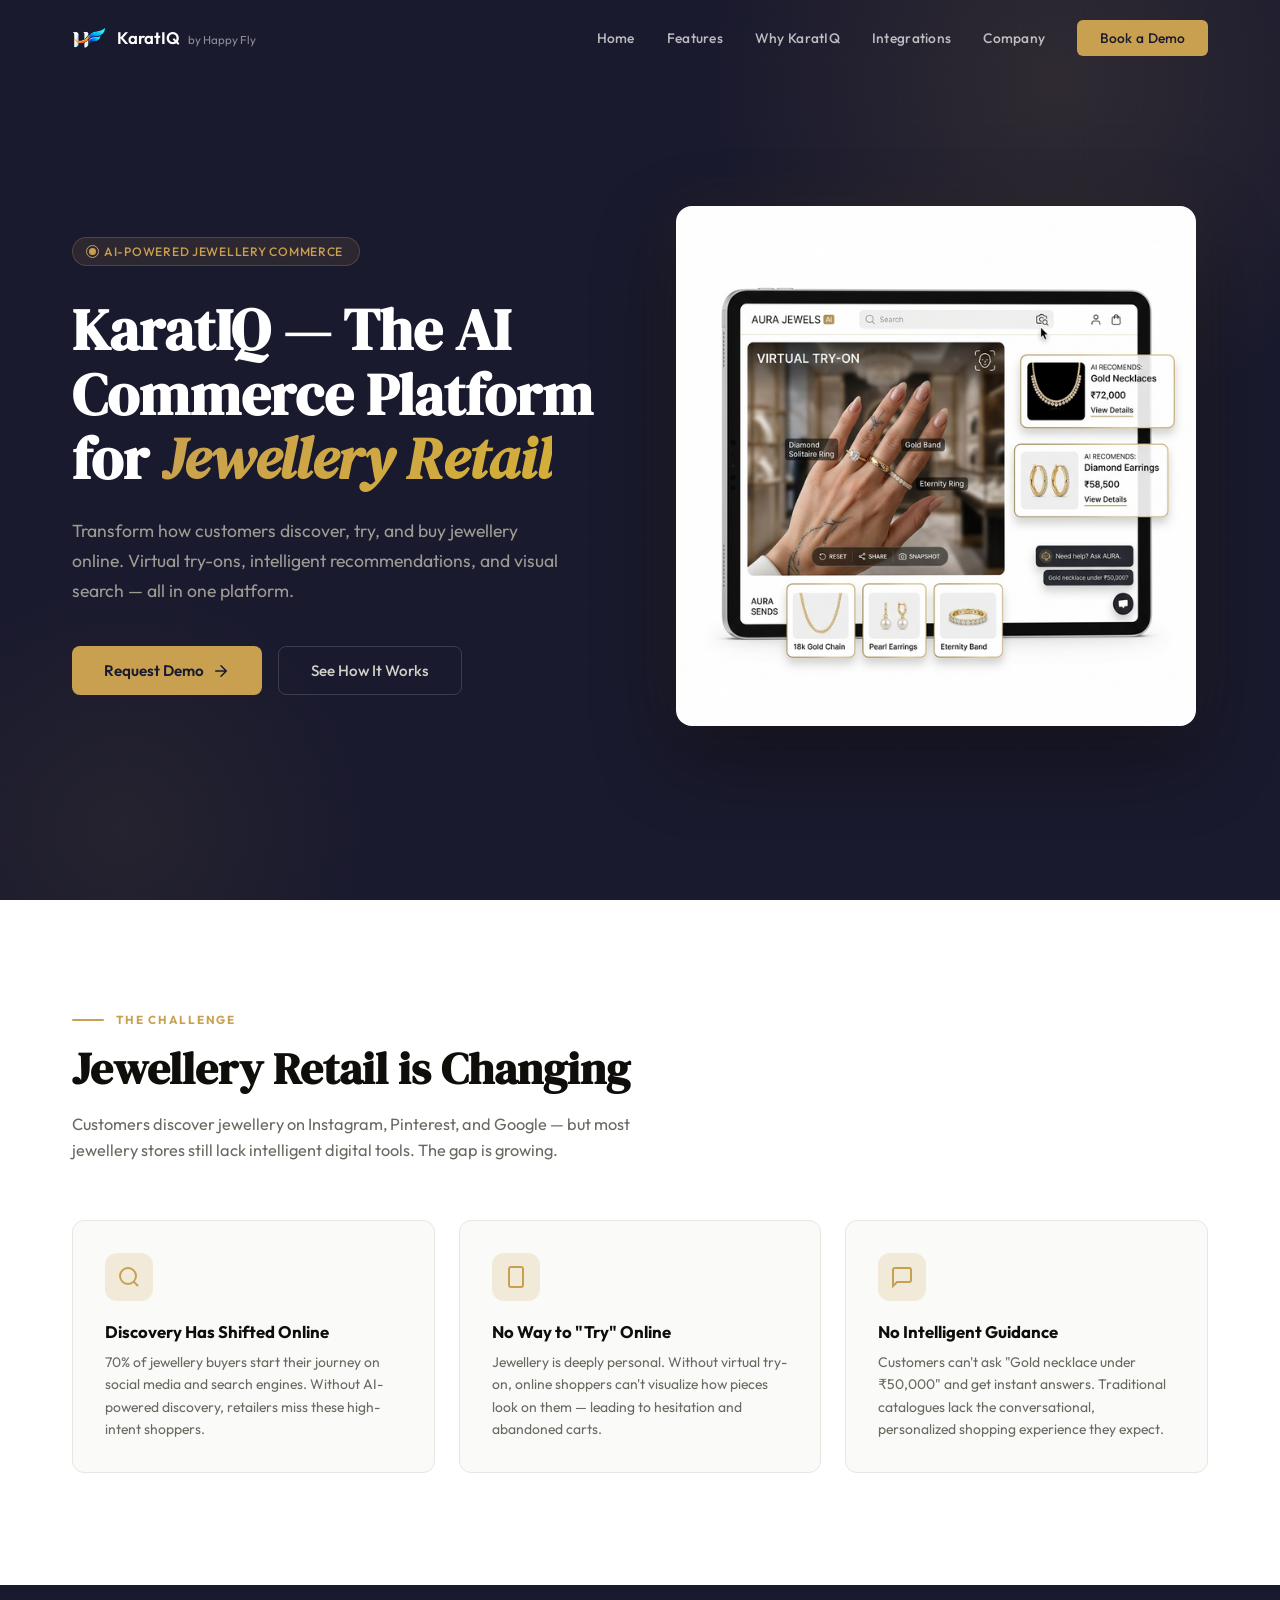
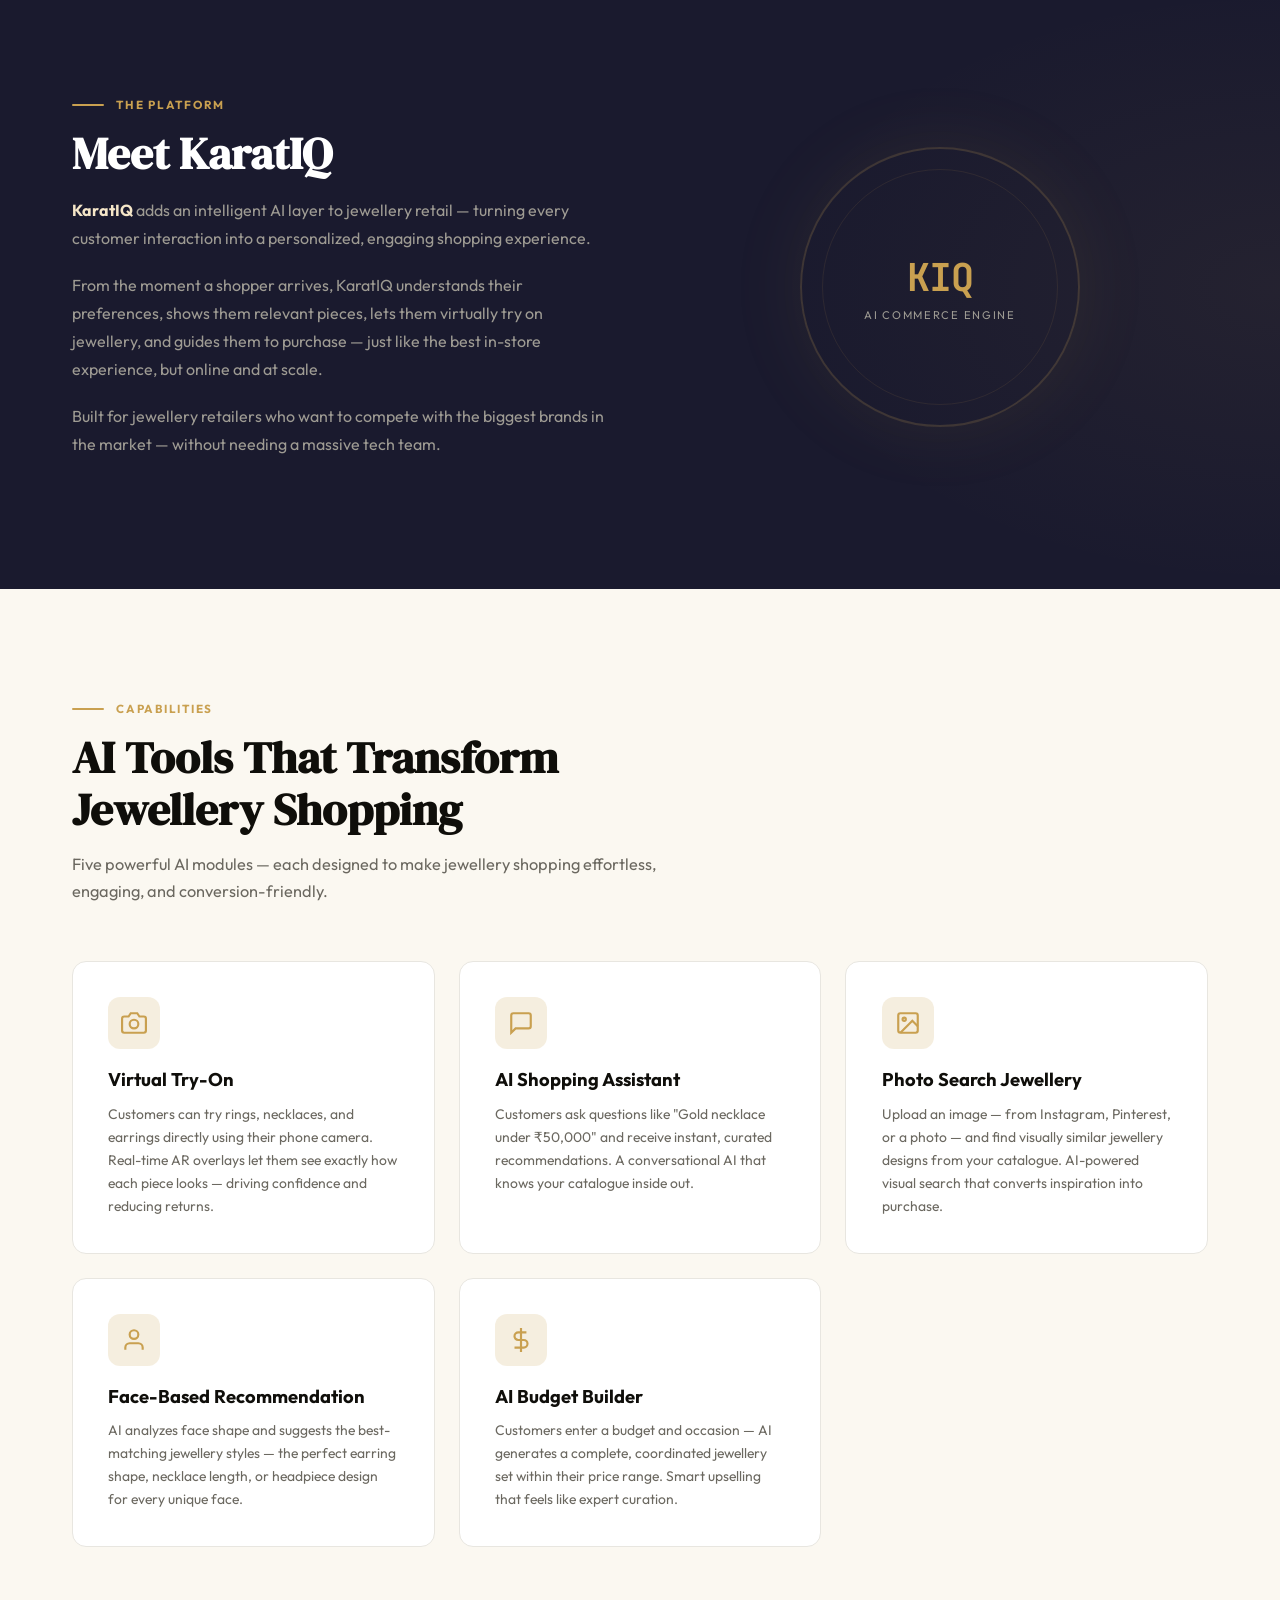
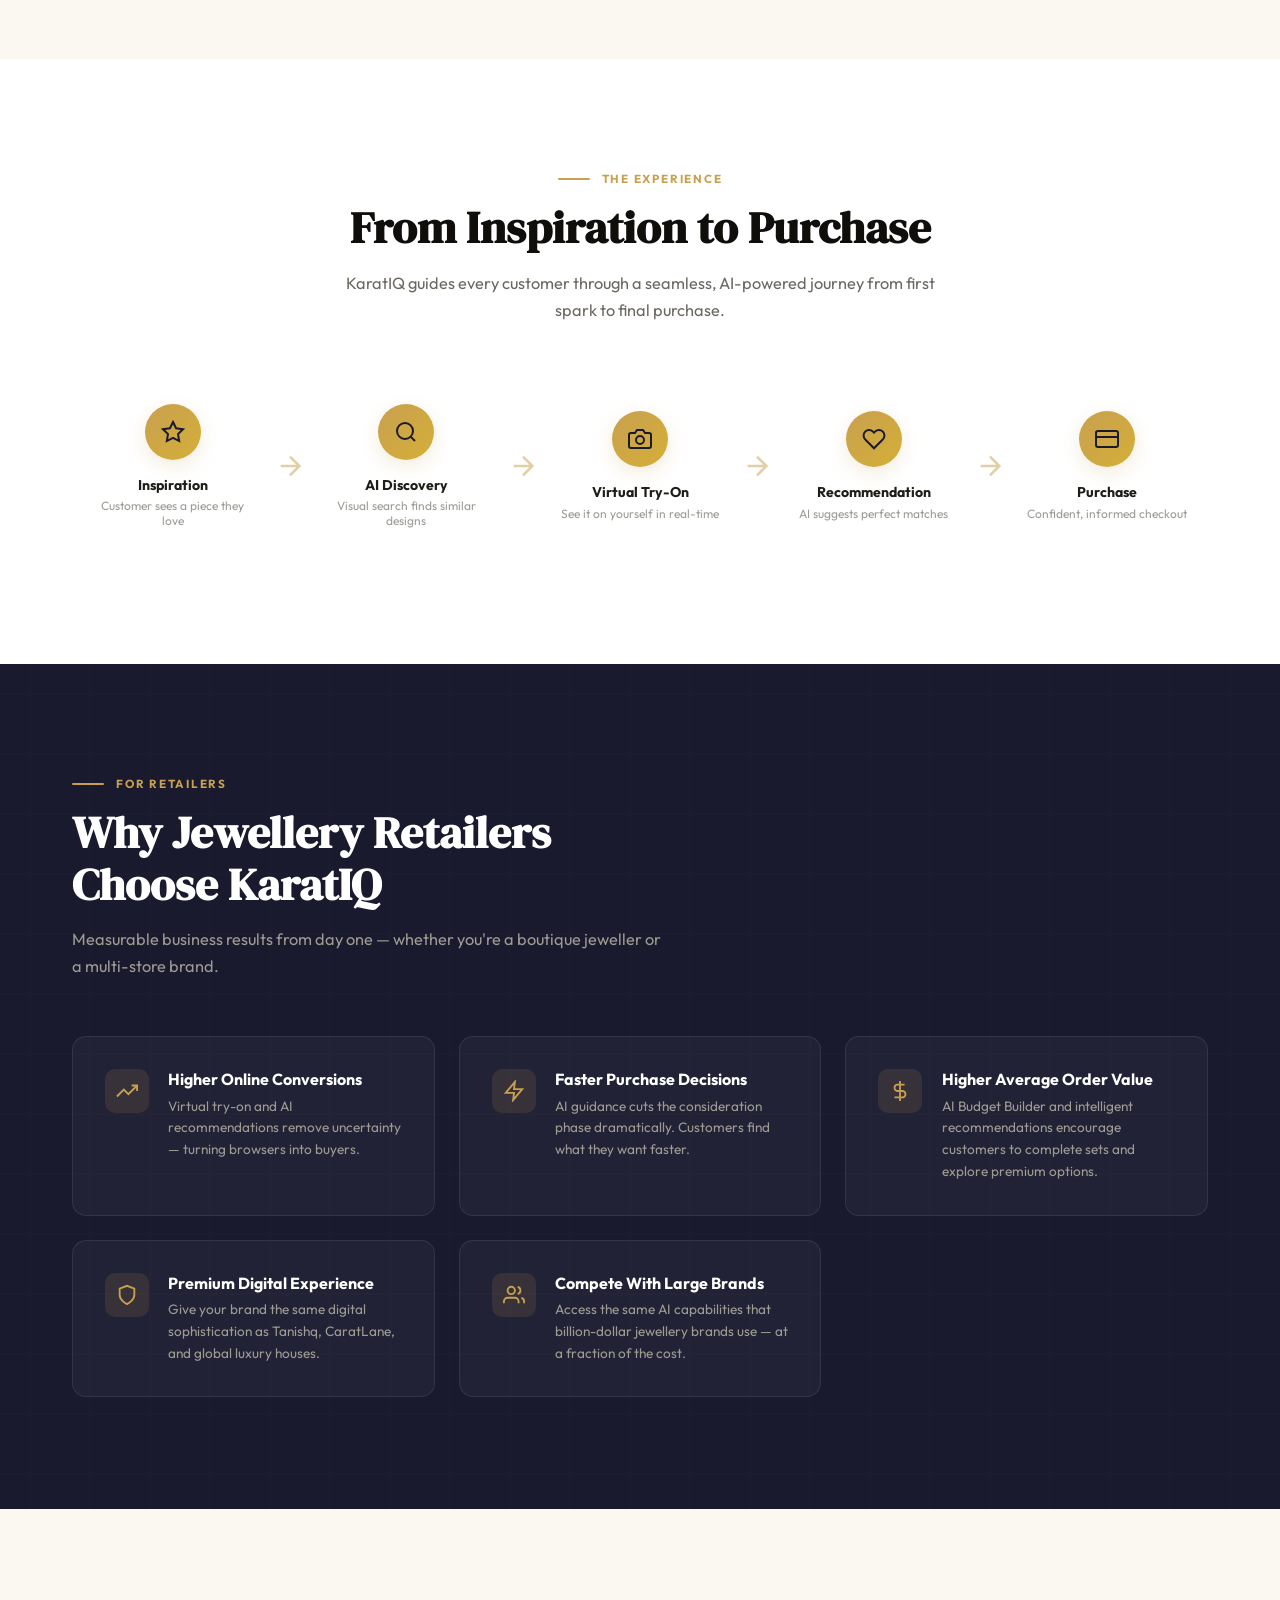
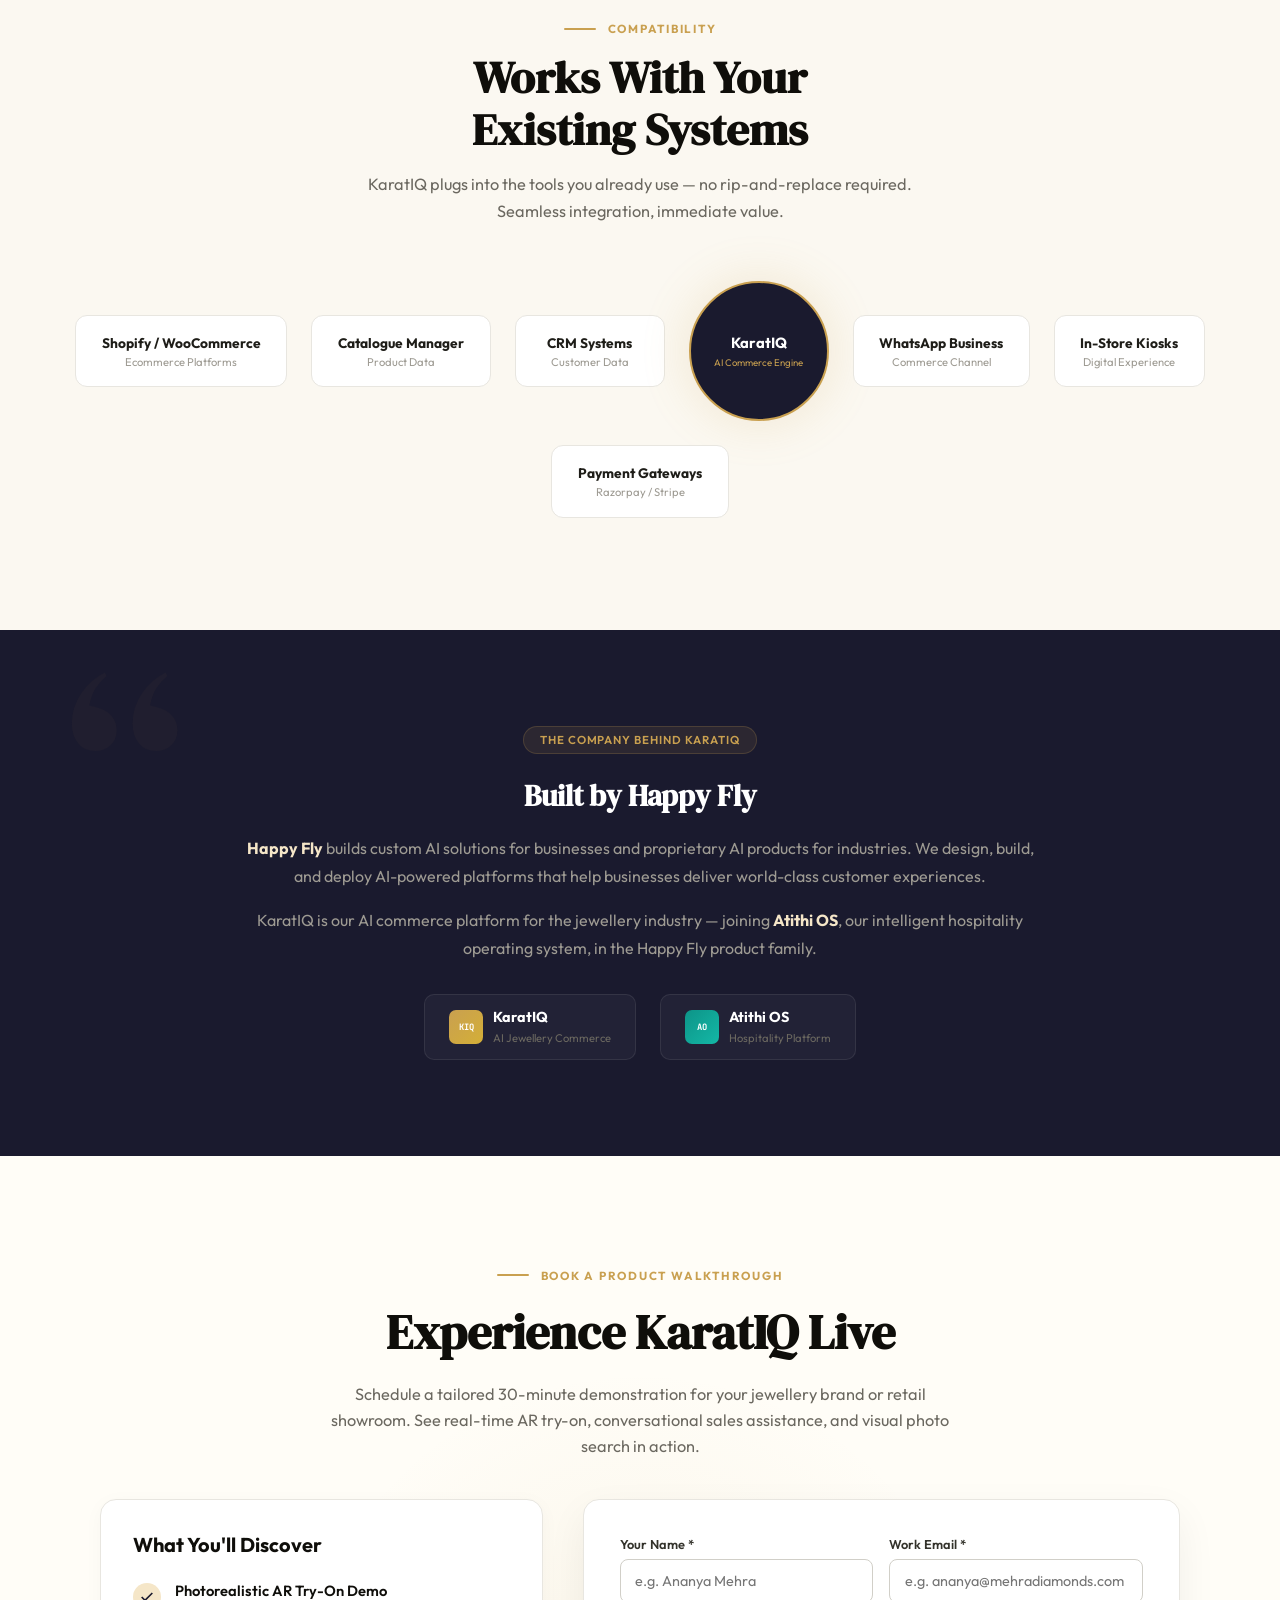
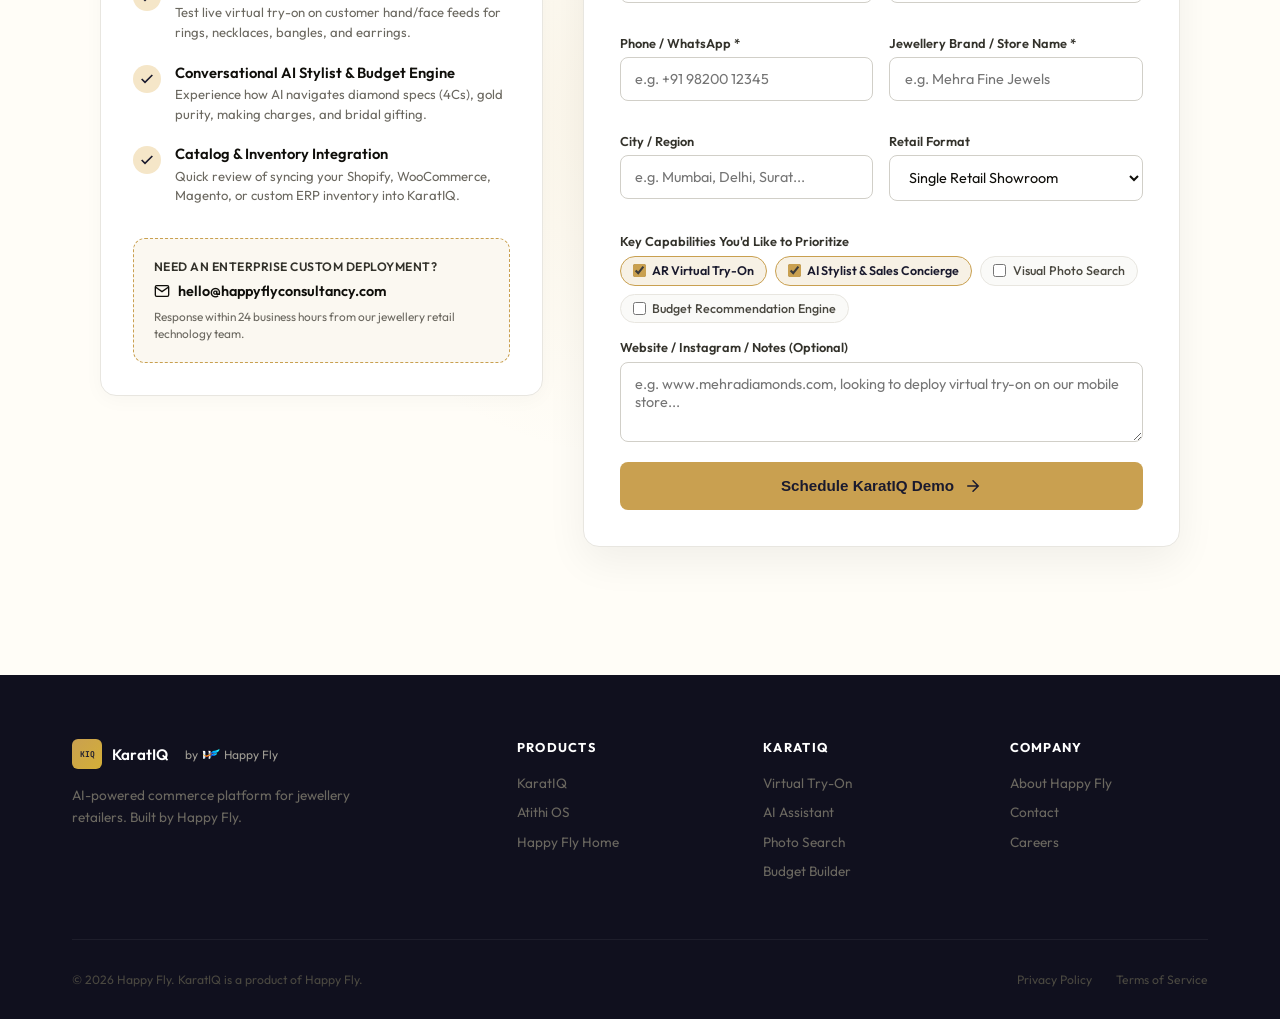
<file: karatIQ/index.html>
<!DOCTYPE html>
<html lang="en">
<head>
<meta charset="UTF-8">
<meta name="viewport" content="width=device-width, initial-scale=1.0">
<title>KaratIQ — AI Commerce Platform for Jewellery Retail | Happy Fly Consultancy</title>
<meta name="description" content="KaratIQ by Happy Fly Consultancy — AI-powered commerce platform for jewellery retailers. Virtual try-ons, AI shopping assistant, visual search, and personalized recommendations.">
<meta property="og:title" content="KaratIQ — AI Commerce Platform for Jewellery Retail | Happy Fly">
<meta property="og:description" content="KaratIQ by Happy Fly — AI-powered commerce platform for jewellery retailers. Virtual try-ons, AI shopping assistant, visual search, and personalized recommendations.">
<meta property="og:type" content="website">
<meta property="og:image" content="../assets/brand/og-preview.png">
<meta property="og:image:width" content="1200">
<meta property="og:image:height" content="630">
<meta name="twitter:card" content="summary_large_image">
<meta name="twitter:image" content="../assets/brand/og-preview.png">
<link rel="icon" type="image/png" sizes="32x32" href="../assets/brand/favicon-32.png">
<link rel="icon" type="image/png" sizes="16x16" href="../assets/brand/favicon-16.png">
<link rel="apple-touch-icon" sizes="180x180" href="../assets/brand/apple-touch-icon.png">
<link rel="shortcut icon" href="../favicon.ico">
<link rel="preconnect" href="https://fonts.googleapis.com">
<link rel="preconnect" href="https://fonts.gstatic.com" crossorigin>
<link href="https://fonts.googleapis.com/css2?family=DM+Serif+Display:ital@0;1&family=Outfit:wght@300;400;500;600;700&family=JetBrains+Mono:wght@400;500&display=swap" rel="stylesheet">
<style>
*,*::before,*::after{margin:0;padding:0;box-sizing:border-box}
:root{
  --charcoal:#1A1A2E;
  --deep:#10101E;
  --gold:#C9A050;
  --gold-light:#D4AF37;
  --gold-pale:#F5E6C8;
  --gold-glow:rgba(201,160,80,.18);
  --white:#FFFFFF;
  --cream:#FFFDF7;
  --ivory:#FBF8F1;
  --g50:#FAFAF8;
  --g100:#F5F4F0;
  --g200:#E8E6E0;
  --g300:#D1CFC8;
  --g400:#9E9B93;
  --g500:#6B6860;
  --g600:#4A4840;
  --g700:#33322B;
  --g800:#1E1D18;
  --g900:#0F0E0A;
  --serif:'DM Serif Display',Georgia,serif;
  --sans:'Outfit',system-ui,sans-serif;
  --mono:'JetBrains Mono',monospace;
  --ease:cubic-bezier(.16,1,.3,1)
}
html{scroll-behavior:smooth}
body{font-family:var(--sans);color:var(--g800);background:var(--white);overflow-x:hidden;-webkit-font-smoothing:antialiased}
.container{max-width:1200px;margin:0 auto;padding:0 2rem}

/* ANIMATIONS */
@keyframes fadeUp{from{opacity:0;transform:translateY(40px)}to{opacity:1;transform:translateY(0)}}
@keyframes float{0%,100%{transform:translateY(0)}50%{transform:translateY(-12px)}}
@keyframes pulse-ring{0%{transform:scale(1);opacity:.4}100%{transform:scale(1.5);opacity:0}}
@keyframes gradient-shift{0%{background-position:0% 50%}50%{background-position:100% 50%}100%{background-position:0% 50%}}
@keyframes shimmer{0%{background-position:-200% 0}100%{background-position:200% 0}}

.reveal{opacity:0;transform:translateY(40px);transition:all .8s var(--ease)}.reveal.visible{opacity:1;transform:translateY(0)}
.reveal-delay-1{transition-delay:.1s}.reveal-delay-2{transition-delay:.2s}.reveal-delay-3{transition-delay:.3s}
.reveal-delay-4{transition-delay:.4s}.reveal-delay-5{transition-delay:.5s}.reveal-delay-6{transition-delay:.6s}

/* NAV */
nav{position:fixed;top:0;left:0;right:0;z-index:1000;padding:1.25rem 0;transition:all .4s var(--ease);background:transparent}
nav.scrolled{background:rgba(26,26,46,.95);backdrop-filter:blur(20px);-webkit-backdrop-filter:blur(20px);padding:.8rem 0;box-shadow:0 1px 40px rgba(0,0,0,.18)}
nav .container{display:flex;align-items:center;justify-content:space-between}
.nav-logo{display:flex;align-items:center;gap:.7rem;text-decoration:none;color:var(--white)}
.nav-logo-img{height:34px;width:auto;object-fit:contain}
.nav-logo-icon{width:36px;height:36px;background:linear-gradient(135deg,var(--gold),var(--gold-light));border-radius:8px;display:grid;place-items:center;font-weight:700;font-size:.6rem;color:var(--charcoal);font-family:var(--mono);letter-spacing:-.02em}
.nav-logo-text{font-weight:600;font-size:1.05rem}.nav-logo-text span{font-weight:400;color:rgba(255,255,255,.5);font-size:.72rem;margin-left:.3rem}
.mobile-toggle.active span:nth-child(1){transform:translateY(7px) rotate(45deg)}
.mobile-toggle.active span:nth-child(2){opacity:0;transform:scaleX(0)}
.mobile-toggle.active span:nth-child(3){transform:translateY(-7px) rotate(-45deg)}
.mobile-nav-overlay{position:fixed;inset:0;background:rgba(26,26,46,.97);backdrop-filter:blur(30px);-webkit-backdrop-filter:blur(30px);z-index:999;display:flex;flex-direction:column;align-items:center;justify-content:center;gap:2rem;opacity:0;pointer-events:none;transition:opacity .4s cubic-bezier(.16,1,.3,1)}
.mobile-nav-overlay.open{opacity:1;pointer-events:auto}
.mobile-nav-overlay a{color:var(--white);text-decoration:none;font-size:1.4rem;font-weight:600;transition:color .3s}
.mobile-nav-overlay a:hover{color:var(--gold)}
.nav-links{display:flex;gap:2rem;align-items:center}
.nav-links a{color:rgba(255,255,255,.7);text-decoration:none;font-size:.86rem;font-weight:500;letter-spacing:.02em;transition:color .3s;position:relative}
.nav-links a:hover{color:var(--white)}
.nav-links a::after{content:'';position:absolute;bottom:-4px;left:0;width:0;height:2px;background:var(--gold);transition:width .3s var(--ease)}
.nav-links a:hover::after{width:100%}
.nav-cta{background:var(--gold)!important;color:var(--charcoal)!important;padding:.55rem 1.4rem;border-radius:6px;font-weight:600;font-size:.85rem;transition:all .3s!important}
.nav-cta::after{display:none!important}.nav-cta:hover{background:var(--gold-light)!important;transform:translateY(-1px)}
.mobile-toggle{display:none;background:none;border:none;cursor:pointer;padding:.5rem}
.mobile-toggle span{display:block;width:22px;height:2px;background:var(--white);margin:5px 0;border-radius:2px}

/* HERO */
.hero{min-height:100vh;display:flex;align-items:center;background:var(--charcoal);position:relative;overflow:hidden;padding:8rem 0 6rem}
.hero::before{content:'';position:absolute;top:-30%;right:-10%;width:700px;height:700px;background:radial-gradient(circle,rgba(201,160,80,.12) 0%,transparent 70%);border-radius:50%;animation:float 8s ease-in-out infinite}
.hero::after{content:'';position:absolute;bottom:-20%;left:-10%;width:500px;height:500px;background:radial-gradient(circle,rgba(212,175,55,.06) 0%,transparent 70%);border-radius:50%;animation:float 10s ease-in-out infinite reverse}
.hero-grid{position:absolute;inset:0;opacity:.025;background-image:linear-gradient(rgba(201,160,80,.5) 1px,transparent 1px),linear-gradient(90deg,rgba(201,160,80,.5) 1px,transparent 1px);background-size:60px 60px}
.hero .container{position:relative;z-index:2;display:grid;grid-template-columns:1fr 1fr;gap:3rem;align-items:center}
.hero-content{max-width:580px}
.hero-badge{display:inline-flex;align-items:center;gap:.5rem;background:rgba(201,160,80,.1);border:1px solid rgba(201,160,80,.25);padding:.4rem 1rem;border-radius:100px;margin-bottom:2rem;animation:fadeUp .8s var(--ease) .2s both}
.hero-badge-dot{width:7px;height:7px;border-radius:50%;background:var(--gold);position:relative}
.hero-badge-dot::after{content:'';position:absolute;inset:-3px;border-radius:50%;border:1px solid var(--gold);animation:pulse-ring 2s infinite}
.hero-badge span{font-size:.76rem;color:var(--gold);font-weight:500;letter-spacing:.06em;text-transform:uppercase}
.hero h1{font-family:var(--serif);font-size:clamp(2.4rem,4.5vw,3.6rem);color:var(--white);line-height:1.12;margin-bottom:1.5rem;animation:fadeUp .8s var(--ease) .4s both}
.hero h1 em{font-style:italic;background:linear-gradient(135deg,var(--gold),var(--gold-light));-webkit-background-clip:text;-webkit-text-fill-color:transparent;background-clip:text}
.hero-sub{font-size:1.1rem;color:var(--g400);line-height:1.7;max-width:500px;margin-bottom:2.5rem;animation:fadeUp .8s var(--ease) .55s both}
.hero-actions{display:flex;gap:1rem;flex-wrap:wrap;animation:fadeUp .8s var(--ease) .7s both}
.btn-primary{display:inline-flex;align-items:center;gap:.5rem;background:var(--gold);color:var(--charcoal);padding:.9rem 2rem;border-radius:8px;text-decoration:none;font-weight:600;font-size:.95rem;transition:all .3s var(--ease);border:none;cursor:pointer}
.btn-primary:hover{background:var(--gold-light);transform:translateY(-2px);box-shadow:0 8px 30px rgba(201,160,80,.35)}
.btn-primary svg{transition:transform .3s}.btn-primary:hover svg{transform:translateX(3px)}
.btn-secondary{display:inline-flex;align-items:center;gap:.5rem;background:transparent;color:var(--g300);padding:.9rem 2rem;border-radius:8px;text-decoration:none;font-weight:500;font-size:.95rem;border:1px solid rgba(255,255,255,.15);transition:all .3s}
.btn-secondary:hover{border-color:rgba(201,160,80,.5);color:var(--gold-pale);background:rgba(201,160,80,.06)}
.hero-visual{animation:fadeUp .8s var(--ease) .6s both;display:flex;justify-content:center}
.hero-visual img{width:100%;max-width:520px;border-radius:16px;box-shadow:0 30px 80px rgba(0,0,0,.4),0 0 60px rgba(201,160,80,.08)}

/* SECTIONS SHARED */
.section-eyebrow{font-size:.73rem;text-transform:uppercase;letter-spacing:.15em;color:var(--gold);font-weight:700;margin-bottom:1rem;display:flex;align-items:center;gap:.75rem}
.section-eyebrow::before{content:'';width:32px;height:2px;background:var(--gold);border-radius:2px}
.section-title{font-family:var(--serif);font-size:clamp(2rem,3.5vw,2.8rem);color:var(--g900);line-height:1.15;margin-bottom:1rem}
.section-subtitle{font-size:1.02rem;color:var(--g500);max-width:600px;line-height:1.65;margin-bottom:3.5rem}

/* PROBLEM */
.problem{padding:7rem 0;background:var(--white)}
.problem-grid{display:grid;grid-template-columns:repeat(3,1fr);gap:1.5rem}
.problem-card{background:var(--g50);border:1px solid var(--g200);border-radius:12px;padding:2rem;transition:all .4s var(--ease);position:relative;overflow:hidden}
.problem-card::before{content:'';position:absolute;top:0;left:0;right:0;height:3px;background:linear-gradient(90deg,var(--gold),var(--gold-light));transform:scaleX(0);transform-origin:left;transition:transform .5s var(--ease)}
.problem-card:hover::before{transform:scaleX(1)}.problem-card:hover{transform:translateY(-4px);box-shadow:0 12px 40px rgba(0,0,0,.06);border-color:transparent}
.problem-icon{width:48px;height:48px;border-radius:12px;background:var(--gold-glow);display:grid;place-items:center;margin-bottom:1.2rem}
.problem-icon svg{width:24px;height:24px;color:var(--gold)}
.problem-card h3{font-weight:700;font-size:1.05rem;margin-bottom:.6rem;color:var(--g900)}
.problem-card p{font-size:.87rem;color:var(--g500);line-height:1.6}

/* SOLUTION */
.solution{padding:7rem 0;background:var(--charcoal);position:relative;overflow:hidden}
.solution::before{content:'';position:absolute;top:0;right:0;width:40%;height:100%;background:radial-gradient(ellipse at right,rgba(201,160,80,.06) 0%,transparent 70%)}
.solution .section-eyebrow{color:var(--gold)}.solution .section-eyebrow::before{background:var(--gold)}
.solution .section-title{color:var(--white)}.solution .section-subtitle{color:var(--g400)}
.solution-inner{display:grid;grid-template-columns:1fr 1fr;gap:4rem;align-items:center;position:relative;z-index:2}
.solution-text p{font-size:1rem;color:var(--g400);line-height:1.75;margin-bottom:1.2rem}
.solution-text p strong{color:var(--gold-pale)}
.solution-visual{display:flex;justify-content:center}
.solution-graphic{width:280px;height:280px;border-radius:50%;border:2px solid rgba(201,160,80,.2);display:grid;place-items:center;position:relative;box-shadow:0 0 80px rgba(201,160,80,.08)}
.solution-graphic::after{content:'';position:absolute;inset:20px;border-radius:50%;border:1px solid rgba(201,160,80,.1)}
.solution-graphic-inner{text-align:center}
.solution-graphic-inner .kiq-mark{font-family:var(--mono);font-weight:700;font-size:2.4rem;color:var(--gold);letter-spacing:-.03em}
.solution-graphic-inner .kiq-sub{font-size:.7rem;color:var(--g400);text-transform:uppercase;letter-spacing:.15em;margin-top:.3rem}

/* FEATURES */
.features{padding:7rem 0;background:var(--ivory)}
.features-grid{display:grid;grid-template-columns:repeat(auto-fit,minmax(340px,1fr));gap:1.5rem}
.feature-card{background:var(--white);border:1px solid var(--g200);border-radius:14px;padding:2.2rem;transition:all .5s var(--ease);position:relative;overflow:hidden}
.feature-card::after{content:'';position:absolute;inset:0;border-radius:14px;background:linear-gradient(135deg,rgba(201,160,80,.06),transparent 60%);opacity:0;transition:opacity .5s}
.feature-card:hover{border-color:var(--gold);transform:translateY(-4px);box-shadow:0 12px 40px rgba(201,160,80,.08)}.feature-card:hover::after{opacity:1}
.feature-card>*{position:relative;z-index:2}
.feature-icon{width:52px;height:52px;border-radius:12px;background:var(--gold-glow);display:grid;place-items:center;margin-bottom:1.2rem}
.feature-icon svg{width:26px;height:26px;color:var(--gold)}
.feature-card h3{font-weight:700;font-size:1.15rem;margin-bottom:.7rem;color:var(--g900)}
.feature-card p{color:var(--g500);font-size:.87rem;line-height:1.65}

/* JOURNEY */
.journey{padding:7rem 0;background:var(--white)}
.journey-flow{display:flex;align-items:center;justify-content:center;gap:0;flex-wrap:wrap;margin-top:1rem}
.journey-step{text-align:center;padding:1.5rem 1.2rem;position:relative;flex:1;min-width:150px}
.journey-step-icon{width:56px;height:56px;border-radius:50%;background:linear-gradient(135deg,var(--gold),var(--gold-light));display:grid;place-items:center;margin:0 auto 1rem;box-shadow:0 6px 20px rgba(201,160,80,.2);transition:transform .3s var(--ease)}
.journey-step:hover .journey-step-icon{transform:scale(1.1)}
.journey-step-icon svg{width:24px;height:24px;color:var(--charcoal)}
.journey-step h4{font-weight:700;font-size:.88rem;color:var(--g800);margin-bottom:.3rem}
.journey-step p{font-size:.75rem;color:var(--g400)}
.journey-arrow{color:var(--gold);flex-shrink:0;opacity:.5}

/* IMPACT */
.impact{padding:7rem 0;background:var(--charcoal);position:relative;overflow:hidden}
.impact::before{content:'';position:absolute;inset:0;background:url("data:image/svg+xml,%3Csvg width='60' height='60' xmlns='http://www.w3.org/2000/svg'%3E%3Cpath d='M30 0v60M0 30h60' stroke='%23C9A050' stroke-width='0.3' opacity='0.06'/%3E%3C/svg%3E")}
.impact .section-eyebrow{color:var(--gold)}.impact .section-eyebrow::before{background:var(--gold)}
.impact .section-title{color:var(--white)}.impact .section-subtitle{color:var(--g400)}
.impact-grid{display:grid;grid-template-columns:repeat(auto-fit,minmax(300px,1fr));gap:1.5rem;position:relative;z-index:2}
.impact-card{background:rgba(255,255,255,.04);border:1px solid rgba(255,255,255,.08);border-radius:14px;padding:2rem;transition:all .4s var(--ease);display:flex;gap:1.2rem;align-items:flex-start}
.impact-card:hover{border-color:rgba(201,160,80,.3);transform:translateY(-3px);background:rgba(201,160,80,.04)}
.impact-card-icon{width:44px;height:44px;border-radius:10px;background:rgba(201,160,80,.12);display:grid;place-items:center;flex-shrink:0}
.impact-card-icon svg{width:22px;height:22px;color:var(--gold)}
.impact-card h3{color:var(--white);font-weight:700;font-size:1rem;margin-bottom:.4rem}
.impact-card p{color:var(--g400);font-size:.85rem;line-height:1.6}

/* INTEGRATIONS */
.integrations{padding:7rem 0;background:var(--ivory)}
.integration-visual{display:flex;justify-content:center;align-items:center;gap:1.5rem;flex-wrap:wrap;margin-top:3rem}
.int-node{background:var(--white);border:1px solid var(--g200);border-radius:12px;padding:1.1rem 1.6rem;text-align:center;transition:all .3s var(--ease);min-width:150px}
.int-node:hover{border-color:var(--gold);background:var(--cream);transform:scale(1.04)}
.int-node-name{font-weight:700;font-size:.86rem;color:var(--g800)}.int-node-sub{font-size:.7rem;color:var(--g400);margin-top:.2rem}
.int-center{background:var(--charcoal);color:var(--white);border:2px solid var(--gold);border-radius:50%;width:140px;height:140px;display:grid;place-items:center;text-align:center;box-shadow:0 0 50px rgba(201,160,80,.2)}
.int-center-text{font-weight:700;font-size:.92rem;line-height:1.2}.int-center-text small{display:block;font-weight:400;font-size:.6rem;color:var(--gold);margin-top:.3rem}

/* POWERED BY */
.powered-by{padding:6rem 0;background:var(--charcoal);position:relative;overflow:hidden}
.powered-by::before{content:'\201C';position:absolute;top:.5rem;left:5%;font-family:var(--serif);font-size:18rem;color:rgba(201,160,80,.03);line-height:1}
.powered-inner{max-width:800px;margin:0 auto;text-align:center;position:relative;z-index:2}
.powered-badge{display:inline-flex;align-items:center;gap:.5rem;background:rgba(201,160,80,.1);border:1px solid rgba(201,160,80,.2);border-radius:100px;padding:.35rem 1rem;margin-bottom:1.5rem}
.powered-badge span{font-size:.72rem;color:var(--gold);font-weight:600;letter-spacing:.08em;text-transform:uppercase}
.powered-inner h2{font-family:var(--serif);font-size:1.8rem;color:var(--white);margin-bottom:1.2rem;line-height:1.3}
.powered-inner p{font-size:1rem;color:var(--g400);line-height:1.75;margin-bottom:1rem}.powered-inner p strong{color:var(--gold-pale)}
.powered-products{display:flex;justify-content:center;gap:1.5rem;margin-top:2rem;flex-wrap:wrap}
.powered-product{display:flex;align-items:center;gap:.6rem;padding:.8rem 1.5rem;background:rgba(255,255,255,.04);border:1px solid rgba(255,255,255,.08);border-radius:10px;text-decoration:none;transition:all .3s var(--ease)}
.powered-product:hover{border-color:rgba(201,160,80,.3);background:rgba(201,160,80,.06);transform:translateY(-2px)}
.pp-icon{width:34px;height:34px;border-radius:7px;display:grid;place-items:center;font-family:var(--mono);font-size:.55rem;font-weight:700;color:var(--white)}
.pp-icon.gold{background:linear-gradient(135deg,var(--gold),var(--gold-light))}.pp-icon.teal{background:linear-gradient(135deg,#0D9488,#14B8A6)}
.pp-text{text-align:left}.pp-text strong{display:block;color:var(--white);font-size:.9rem;font-weight:700}.pp-text span{font-size:.7rem;color:var(--g500)}

/* CTA & DEMO FORM */
.cta{padding:7rem 0 8rem;background:var(--cream);text-align:center;position:relative;overflow:hidden}
.cta::before{content:'';position:absolute;top:50%;left:50%;width:700px;height:700px;transform:translate(-50%,-50%);background:radial-gradient(circle,rgba(201,160,80,.09),transparent 70%);border-radius:50%}
.cta .container{position:relative;z-index:2}
.cta h2{font-family:var(--serif);font-size:clamp(2rem,4vw,3rem);color:var(--g900);margin-bottom:1rem}
.cta p{font-size:1.02rem;color:var(--g500);margin-bottom:2.5rem;max-width:620px;margin-inline:auto;line-height:1.6}
.demo-section-header{max-width:680px;margin:0 auto 2.5rem;text-align:center}
.demo-grid{display:grid;grid-template-columns:1fr 1.35fr;gap:2.5rem;align-items:start;text-align:left;max-width:1080px;margin:0 auto}
.demo-highlights{background:var(--white);border:1px solid var(--g200);border-radius:16px;padding:2rem;box-shadow:0 4px 20px rgba(0,0,0,.03)}
.demo-highlights h3{font-size:1.25rem;color:var(--g900);margin-bottom:1.5rem;font-family:var(--sans);font-weight:700}
.demo-perks{list-style:none;display:flex;flex-direction:column;gap:1.25rem;margin-bottom:2rem}
.demo-perks li{display:flex;gap:0.9rem;align-items:flex-start}
.perk-bullet{width:28px;height:28px;border-radius:50%;background:var(--gold-pale);color:var(--charcoal);display:grid;place-items:center;flex-shrink:0;margin-top:2px}
.demo-perks strong{display:block;color:var(--g900);font-size:0.92rem;font-weight:600;margin-bottom:0.2rem}
.demo-perks span{display:block;color:var(--g500);font-size:0.82rem;line-height:1.5}
.demo-direct-box{background:var(--ivory);border:1px dashed var(--gold);border-radius:12px;padding:1.25rem}
.direct-label{display:block;font-size:0.76rem;color:var(--g700);font-weight:600;text-transform:uppercase;letter-spacing:.04em;margin-bottom:0.5rem}
.direct-email-link{display:inline-flex;align-items:center;gap:0.5rem;color:var(--g900);text-decoration:none;font-weight:600;font-size:0.9rem;transition:color .2s}
.direct-email-link:hover{color:var(--gold)}
.direct-note{font-size:0.74rem;color:var(--g500);margin-top:0.4rem;line-height:1.4}
.demo-form-card{background:var(--white);border:1px solid var(--g200);border-radius:16px;padding:2.25rem;box-shadow:0 15px 40px rgba(0,0,0,.06)}
.form-row-2{display:grid;grid-template-columns:1fr 1fr;gap:1rem;margin-bottom:1rem}
.f-group{margin-bottom:1rem}
.f-label{display:block;font-size:0.8rem;font-weight:600;color:var(--g700);margin-bottom:0.4rem}
.f-input, .f-select, .f-textarea{width:100%;padding:0.75rem 0.9rem;border:1px solid var(--g300);border-radius:8px;font-family:var(--sans);font-size:0.9rem;color:var(--g900);background:var(--white);transition:border-color .2s,box-shadow .2s;outline:none}
.f-input:focus, .f-select:focus, .f-textarea:focus{border-color:var(--gold);box-shadow:0 0 0 3px rgba(201,160,80,.18)}
.f-textarea{resize:vertical;min-height:80px}
.f-chips-grid{display:flex;flex-wrap:wrap;gap:0.5rem;margin-top:0.25rem}
.f-chip{display:inline-flex;align-items:center;gap:0.4rem;padding:0.4rem 0.75rem;border:1px solid var(--g200);border-radius:20px;font-size:0.78rem;font-weight:500;color:var(--g600);background:var(--g50);cursor:pointer;user-select:none;transition:all .2s}
.f-chip input{accent-color:var(--gold)}
.f-chip:has(input:checked){background:rgba(201,160,80,.15);border-color:var(--gold);color:var(--charcoal);font-weight:600}
.form-submit-btn{width:100%;display:flex;align-items:center;justify-content:center;gap:0.6rem;padding:0.95rem 1.5rem;font-size:0.95rem;font-weight:600;border:none;border-radius:8px;cursor:pointer;margin-top:0.75rem;background:var(--gold);color:var(--charcoal);transition:all .3s var(--ease)}
.form-submit-btn:hover{background:var(--gold-light);transform:translateY(-1px);box-shadow:0 6px 20px rgba(201,160,80,.35)}
.form-success-box{margin-top:1.25rem;padding:1.1rem;border-radius:10px;background:#F0FDF4;border:1px solid #BBF7D0;display:flex;gap:0.75rem;align-items:flex-start;animation:fadeUp .4s var(--ease)}
.success-icon{width:26px;height:26px;border-radius:50%;background:#22C55E;color:var(--white);display:grid;place-items:center;font-weight:700;font-size:0.85rem;flex-shrink:0}
.success-text strong{display:block;color:#15803D;font-size:0.92rem;margin-bottom:0.2rem}
.success-text p{color:#166534;font-size:0.82rem;line-height:1.45;margin:0!important}
@media(max-width:900px){.demo-grid{grid-template-columns:1fr;gap:2rem}.form-row-2{grid-template-columns:1fr;gap:0}.demo-form-card{padding:1.5rem}}

/* FOOTER */
footer{background:var(--deep);padding:4rem 0 2rem;color:var(--g400)}
.footer-top{display:grid;grid-template-columns:2fr 1fr 1fr 1fr;gap:3rem;padding-bottom:3rem;border-bottom:1px solid rgba(255,255,255,.06)}
.footer-brand p{font-size:.85rem;line-height:1.6;max-width:280px;color:var(--g500);margin-top:1rem}
.footer-logo-wrap{display:flex;align-items:center;gap:.6rem;text-decoration:none;color:var(--white)}
.f-icon{width:30px;height:30px;border-radius:6px;background:linear-gradient(135deg,var(--gold),var(--gold-light));display:grid;place-items:center;font-family:var(--mono);font-size:.5rem;font-weight:700;color:var(--charcoal)}
.f-text{font-weight:600;font-size:.95rem;color:var(--white)}
.footer-col h4{color:var(--white);font-size:.8rem;font-weight:700;text-transform:uppercase;letter-spacing:.1em;margin-bottom:1.2rem}
.footer-col a{display:block;color:var(--g500);text-decoration:none;font-size:.85rem;margin-bottom:.7rem;transition:color .3s}.footer-col a:hover{color:var(--gold)}
.footer-bottom{padding-top:2rem;display:flex;justify-content:space-between;align-items:center;font-size:.76rem;color:var(--g600)}
.footer-bottom-links{display:flex;gap:1.5rem}.footer-bottom-links a{color:var(--g600);text-decoration:none;transition:color .3s}.footer-bottom-links a:hover{color:var(--g400)}

/* RESPONSIVE */
@media(max-width:1024px){
  .hero .container{grid-template-columns:1fr}.hero-visual{margin-top:3rem}
  .solution-inner{grid-template-columns:1fr}.solution-visual{margin-top:2rem}
  .footer-top{grid-template-columns:1fr 1fr;gap:2rem}
}
@media(max-width:768px){
  .nav-links{display:none}.mobile-toggle{display:block}
  .problem-grid{grid-template-columns:1fr}
  .features-grid{grid-template-columns:1fr}
  .impact-grid{grid-template-columns:1fr}
  .journey-flow{flex-direction:column}.journey-arrow{transform:rotate(90deg)}
  .footer-top{grid-template-columns:1fr}
  .footer-bottom{flex-direction:column;gap:1rem;text-align:center}
  .integration-visual{gap:1rem}.int-center{width:110px;height:110px}
  .hero-visual img{max-width:100%}
}
</style>
</head>
<body>

<nav id="nav"><div class="container">
  <a href="#" class="nav-logo" title="Back to top"><img src="../assets/brand/logo-mark-64.png" alt="Happy Fly" class="nav-logo-img"><span class="nav-logo-text">KaratIQ <span>by Happy Fly</span></span></a>
  <div class="mobile-nav-overlay" id="mobileNav"><a href="../">Home</a><a href="#features">Features</a><a href="#impact">Why KaratIQ</a><a href="#integrations">Integrations</a><a href="#about">Company</a><a href="#contact">Book a Demo</a></div>
  <div class="nav-links">
    <a href="../">Home</a><a href="#features">Features</a><a href="#impact">Why KaratIQ</a><a href="#integrations">Integrations</a><a href="#about">Company</a>
    <a href="#contact" class="nav-cta">Book a Demo</a>
  </div>
  <button class="mobile-toggle" aria-label="Menu"><span></span><span></span><span></span></button>
</div></nav>

<!-- HERO -->
<section class="hero"><div class="hero-grid"></div><div class="container">
  <div class="hero-content">
    <div class="hero-badge"><div class="hero-badge-dot"></div><span>AI-Powered Jewellery Commerce</span></div>
    <h1>KaratIQ — The AI Commerce Platform for <em>Jewellery Retail</em></h1>
    <p class="hero-sub">Transform how customers discover, try, and buy jewellery online. Virtual try-ons, intelligent recommendations, and visual search — all in one platform.</p>
    <div class="hero-actions">
      <a href="#contact" class="btn-primary">Request Demo <svg width="18" height="18" viewBox="0 0 24 24" fill="none" stroke="currentColor" stroke-width="2" stroke-linecap="round"><path d="M5 12h14M12 5l7 7-7 7"/></svg></a>
      <a href="#features" class="btn-secondary">See How It Works</a>
    </div>
  </div>
  <div class="hero-visual">
    <img src="hero-mockup.png" alt="KaratIQ AI-powered jewellery shopping interface with virtual try-on and recommendations">
  </div>
</div></section>

<!-- PROBLEM -->
<section class="problem" id="problem"><div class="container">
  <div class="section-eyebrow reveal">The Challenge</div>
  <h2 class="section-title reveal reveal-delay-1">Jewellery Retail is Changing</h2>
  <p class="section-subtitle reveal reveal-delay-2">Customers discover jewellery on Instagram, Pinterest, and Google — but most jewellery stores still lack intelligent digital tools. The gap is growing.</p>
  <div class="problem-grid">
    <div class="problem-card reveal reveal-delay-1">
      <div class="problem-icon"><svg viewBox="0 0 24 24" fill="none" stroke="currentColor" stroke-width="2"><circle cx="11" cy="11" r="8"/><line x1="21" y1="21" x2="16.65" y2="16.65"/></svg></div>
      <h3>Discovery Has Shifted Online</h3>
      <p>70% of jewellery buyers start their journey on social media and search engines. Without AI-powered discovery, retailers miss these high-intent shoppers.</p>
    </div>
    <div class="problem-card reveal reveal-delay-2">
      <div class="problem-icon"><svg viewBox="0 0 24 24" fill="none" stroke="currentColor" stroke-width="2"><rect x="5" y="2" width="14" height="20" rx="2"/><line x1="12" y1="18" x2="12" y2="18.01"/></svg></div>
      <h3>No Way to "Try" Online</h3>
      <p>Jewellery is deeply personal. Without virtual try-on, online shoppers can't visualize how pieces look on them — leading to hesitation and abandoned carts.</p>
    </div>
    <div class="problem-card reveal reveal-delay-3">
      <div class="problem-icon"><svg viewBox="0 0 24 24" fill="none" stroke="currentColor" stroke-width="2"><path d="M21 15a2 2 0 0 1-2 2H7l-4 4V5a2 2 0 0 1 2-2h14a2 2 0 0 1 2 2z"/></svg></div>
      <h3>No Intelligent Guidance</h3>
      <p>Customers can't ask "Gold necklace under ₹50,000" and get instant answers. Traditional catalogues lack the conversational, personalized shopping experience they expect.</p>
    </div>
  </div>
</div></section>

<!-- SOLUTION -->
<section class="solution" id="solution"><div class="container">
  <div class="solution-inner">
    <div class="solution-text">
      <div class="section-eyebrow reveal">The Platform</div>
      <h2 class="section-title reveal reveal-delay-1">Meet KaratIQ</h2>
      <p class="reveal reveal-delay-2"><strong>KaratIQ</strong> adds an intelligent AI layer to jewellery retail — turning every customer interaction into a personalized, engaging shopping experience.</p>
      <p class="reveal reveal-delay-3">From the moment a shopper arrives, KaratIQ understands their preferences, shows them relevant pieces, lets them virtually try on jewellery, and guides them to purchase — just like the best in-store experience, but online and at scale.</p>
      <p class="reveal reveal-delay-4">Built for jewellery retailers who want to compete with the biggest brands in the market — without needing a massive tech team.</p>
    </div>
    <div class="solution-visual reveal reveal-delay-3">
      <div class="solution-graphic">
        <div class="solution-graphic-inner">
          <div class="kiq-mark">KIQ</div>
          <div class="kiq-sub">AI Commerce Engine</div>
        </div>
      </div>
    </div>
  </div>
</div></section>

<!-- FEATURES -->
<section class="features" id="features"><div class="container">
  <div class="section-eyebrow reveal">Capabilities</div>
  <h2 class="section-title reveal reveal-delay-1">AI Tools That Transform<br>Jewellery Shopping</h2>
  <p class="section-subtitle reveal reveal-delay-2">Five powerful AI modules — each designed to make jewellery shopping effortless, engaging, and conversion-friendly.</p>
  <div class="features-grid">
    <div class="feature-card reveal reveal-delay-1">
      <div class="feature-icon"><svg viewBox="0 0 24 24" fill="none" stroke="currentColor" stroke-width="2"><path d="M23 19a2 2 0 0 1-2 2H3a2 2 0 0 1-2-2V8a2 2 0 0 1 2-2h4l2-3h6l2 3h4a2 2 0 0 1 2 2z"/><circle cx="12" cy="13" r="4"/></svg></div>
      <h3>Virtual Try-On</h3>
      <p>Customers can try rings, necklaces, and earrings directly using their phone camera. Real-time AR overlays let them see exactly how each piece looks — driving confidence and reducing returns.</p>
    </div>
    <div class="feature-card reveal reveal-delay-2">
      <div class="feature-icon"><svg viewBox="0 0 24 24" fill="none" stroke="currentColor" stroke-width="2"><path d="M21 15a2 2 0 0 1-2 2H7l-4 4V5a2 2 0 0 1 2-2h14a2 2 0 0 1 2 2z"/></svg></div>
      <h3>AI Shopping Assistant</h3>
      <p>Customers ask questions like "Gold necklace under ₹50,000" and receive instant, curated recommendations. A conversational AI that knows your catalogue inside out.</p>
    </div>
    <div class="feature-card reveal reveal-delay-3">
      <div class="feature-icon"><svg viewBox="0 0 24 24" fill="none" stroke="currentColor" stroke-width="2"><rect x="3" y="3" width="18" height="18" rx="2"/><circle cx="8.5" cy="8.5" r="1.5"/><polyline points="21 15 16 10 5 21"/></svg></div>
      <h3>Photo Search Jewellery</h3>
      <p>Upload an image — from Instagram, Pinterest, or a photo — and find visually similar jewellery designs from your catalogue. AI-powered visual search that converts inspiration into purchase.</p>
    </div>
    <div class="feature-card reveal reveal-delay-4">
      <div class="feature-icon"><svg viewBox="0 0 24 24" fill="none" stroke="currentColor" stroke-width="2"><path d="M20 21v-2a4 4 0 0 0-4-4H8a4 4 0 0 0-4 4v2"/><circle cx="12" cy="7" r="4"/></svg></div>
      <h3>Face-Based Recommendation</h3>
      <p>AI analyzes face shape and suggests the best-matching jewellery styles — the perfect earring shape, necklace length, or headpiece design for every unique face.</p>
    </div>
    <div class="feature-card reveal reveal-delay-5">
      <div class="feature-icon"><svg viewBox="0 0 24 24" fill="none" stroke="currentColor" stroke-width="2"><line x1="12" y1="1" x2="12" y2="23"/><path d="M17 5H9.5a3.5 3.5 0 0 0 0 7h5a3.5 3.5 0 0 1 0 7H6"/></svg></div>
      <h3>AI Budget Builder</h3>
      <p>Customers enter a budget and occasion — AI generates a complete, coordinated jewellery set within their price range. Smart upselling that feels like expert curation.</p>
    </div>
  </div>
</div></section>

<!-- CUSTOMER JOURNEY -->
<section class="journey" id="journey"><div class="container" style="text-align:center">
  <div class="section-eyebrow reveal" style="justify-content:center">The Experience</div>
  <h2 class="section-title reveal reveal-delay-1">From Inspiration to Purchase</h2>
  <p class="section-subtitle reveal reveal-delay-2" style="margin-inline:auto">KaratIQ guides every customer through a seamless, AI-powered journey from first spark to final purchase.</p>
  <div class="journey-flow reveal reveal-delay-3">
    <div class="journey-step">
      <div class="journey-step-icon"><svg viewBox="0 0 24 24" fill="none" stroke="currentColor" stroke-width="2"><polygon points="12 2 15.09 8.26 22 9.27 17 14.14 18.18 21.02 12 17.77 5.82 21.02 7 14.14 2 9.27 8.91 8.26 12 2"/></svg></div>
      <h4>Inspiration</h4>
      <p>Customer sees a piece they love</p>
    </div>
    <svg class="journey-arrow" width="32" height="32" viewBox="0 0 24 24" fill="none" stroke="currentColor" stroke-width="2"><path d="M5 12h14M12 5l7 7-7 7"/></svg>
    <div class="journey-step">
      <div class="journey-step-icon"><svg viewBox="0 0 24 24" fill="none" stroke="currentColor" stroke-width="2"><circle cx="11" cy="11" r="8"/><line x1="21" y1="21" x2="16.65" y2="16.65"/></svg></div>
      <h4>AI Discovery</h4>
      <p>Visual search finds similar designs</p>
    </div>
    <svg class="journey-arrow" width="32" height="32" viewBox="0 0 24 24" fill="none" stroke="currentColor" stroke-width="2"><path d="M5 12h14M12 5l7 7-7 7"/></svg>
    <div class="journey-step">
      <div class="journey-step-icon"><svg viewBox="0 0 24 24" fill="none" stroke="currentColor" stroke-width="2"><path d="M23 19a2 2 0 0 1-2 2H3a2 2 0 0 1-2-2V8a2 2 0 0 1 2-2h4l2-3h6l2 3h4a2 2 0 0 1 2 2z"/><circle cx="12" cy="13" r="4"/></svg></div>
      <h4>Virtual Try-On</h4>
      <p>See it on yourself in real-time</p>
    </div>
    <svg class="journey-arrow" width="32" height="32" viewBox="0 0 24 24" fill="none" stroke="currentColor" stroke-width="2"><path d="M5 12h14M12 5l7 7-7 7"/></svg>
    <div class="journey-step">
      <div class="journey-step-icon"><svg viewBox="0 0 24 24" fill="none" stroke="currentColor" stroke-width="2"><path d="M20.84 4.61a5.5 5.5 0 0 0-7.78 0L12 5.67l-1.06-1.06a5.5 5.5 0 0 0-7.78 7.78l1.06 1.06L12 21.23l7.78-7.78 1.06-1.06a5.5 5.5 0 0 0 0-7.78z"/></svg></div>
      <h4>Recommendation</h4>
      <p>AI suggests perfect matches</p>
    </div>
    <svg class="journey-arrow" width="32" height="32" viewBox="0 0 24 24" fill="none" stroke="currentColor" stroke-width="2"><path d="M5 12h14M12 5l7 7-7 7"/></svg>
    <div class="journey-step">
      <div class="journey-step-icon"><svg viewBox="0 0 24 24" fill="none" stroke="currentColor" stroke-width="2"><rect x="1" y="4" width="22" height="16" rx="2"/><line x1="1" y1="10" x2="23" y2="10"/></svg></div>
      <h4>Purchase</h4>
      <p>Confident, informed checkout</p>
    </div>
  </div>
</div></section>

<!-- BUSINESS IMPACT -->
<section class="impact" id="impact"><div class="container">
  <div class="section-eyebrow reveal">For Retailers</div>
  <h2 class="section-title reveal reveal-delay-1">Why Jewellery Retailers<br>Choose KaratIQ</h2>
  <p class="section-subtitle reveal reveal-delay-2">Measurable business results from day one — whether you're a boutique jeweller or a multi-store brand.</p>
  <div class="impact-grid">
    <div class="impact-card reveal reveal-delay-1">
      <div class="impact-card-icon"><svg viewBox="0 0 24 24" fill="none" stroke="currentColor" stroke-width="2"><polyline points="23 6 13.5 15.5 8.5 10.5 1 18"/><polyline points="17 6 23 6 23 12"/></svg></div>
      <div><h3>Higher Online Conversions</h3><p>Virtual try-on and AI recommendations remove uncertainty — turning browsers into buyers.</p></div>
    </div>
    <div class="impact-card reveal reveal-delay-2">
      <div class="impact-card-icon"><svg viewBox="0 0 24 24" fill="none" stroke="currentColor" stroke-width="2"><polygon points="13 2 3 14 12 14 11 22 21 10 12 10 13 2"/></svg></div>
      <div><h3>Faster Purchase Decisions</h3><p>AI guidance cuts the consideration phase dramatically. Customers find what they want faster.</p></div>
    </div>
    <div class="impact-card reveal reveal-delay-3">
      <div class="impact-card-icon"><svg viewBox="0 0 24 24" fill="none" stroke="currentColor" stroke-width="2"><line x1="12" y1="1" x2="12" y2="23"/><path d="M17 5H9.5a3.5 3.5 0 0 0 0 7h5a3.5 3.5 0 0 1 0 7H6"/></svg></div>
      <div><h3>Higher Average Order Value</h3><p>AI Budget Builder and intelligent recommendations encourage customers to complete sets and explore premium options.</p></div>
    </div>
    <div class="impact-card reveal reveal-delay-4">
      <div class="impact-card-icon"><svg viewBox="0 0 24 24" fill="none" stroke="currentColor" stroke-width="2"><path d="M12 22s8-4 8-10V5l-8-3-8 3v7c0 6 8 10 8 10z"/></svg></div>
      <div><h3>Premium Digital Experience</h3><p>Give your brand the same digital sophistication as Tanishq, CaratLane, and global luxury houses.</p></div>
    </div>
    <div class="impact-card reveal reveal-delay-5">
      <div class="impact-card-icon"><svg viewBox="0 0 24 24" fill="none" stroke="currentColor" stroke-width="2"><path d="M17 21v-2a4 4 0 0 0-4-4H5a4 4 0 0 0-4 4v2"/><circle cx="9" cy="7" r="4"/><path d="M23 21v-2a4 4 0 0 0-3-3.87"/><path d="M16 3.13a4 4 0 0 1 0 7.75"/></svg></div>
      <div><h3>Compete With Large Brands</h3><p>Access the same AI capabilities that billion-dollar jewellery brands use — at a fraction of the cost.</p></div>
    </div>
  </div>
</div></section>

<!-- INTEGRATIONS -->
<section class="integrations" id="integrations"><div class="container" style="text-align:center">
  <div class="section-eyebrow reveal" style="justify-content:center">Compatibility</div>
  <h2 class="section-title reveal reveal-delay-1">Works With Your<br>Existing Systems</h2>
  <p class="section-subtitle reveal reveal-delay-2" style="margin-inline:auto">KaratIQ plugs into the tools you already use — no rip-and-replace required. Seamless integration, immediate value.</p>
  <div class="integration-visual reveal reveal-delay-3">
    <div class="int-node"><div class="int-node-name">Shopify / WooCommerce</div><div class="int-node-sub">Ecommerce Platforms</div></div>
    <div class="int-node"><div class="int-node-name">Catalogue Manager</div><div class="int-node-sub">Product Data</div></div>
    <div class="int-node"><div class="int-node-name">CRM Systems</div><div class="int-node-sub">Customer Data</div></div>
    <div class="int-center"><div class="int-center-text">KaratIQ<small>AI Commerce Engine</small></div></div>
    <div class="int-node"><div class="int-node-name">WhatsApp Business</div><div class="int-node-sub">Commerce Channel</div></div>
    <div class="int-node"><div class="int-node-name">In-Store Kiosks</div><div class="int-node-sub">Digital Experience</div></div>
    <div class="int-node"><div class="int-node-name">Payment Gateways</div><div class="int-node-sub">Razorpay / Stripe</div></div>
  </div>
</div></section>

<!-- POWERED BY -->
<section class="powered-by" id="about"><div class="container"><div class="powered-inner reveal">
  <div class="powered-badge"><span>The Company Behind KaratIQ</span></div>
  <h2>Built by Happy Fly</h2>
  <p><strong>Happy Fly</strong> builds custom AI solutions for businesses and proprietary AI products for industries. We design, build, and deploy AI-powered platforms that help businesses deliver world-class customer experiences.</p>
  <p>KaratIQ is our AI commerce platform for the jewellery industry — joining <strong>Atithi OS</strong>, our intelligent hospitality operating system, in the Happy Fly product family.</p>
  <div class="powered-products">
    <a href="./" class="powered-product"><div class="pp-icon gold">KIQ</div><div class="pp-text"><strong>KaratIQ</strong><span>AI Jewellery Commerce</span></div></a>
    <a href="../athitios/" class="powered-product"><div class="pp-icon teal">AO</div><div class="pp-text"><strong>Atithi OS</strong><span>Hospitality Platform</span></div></a>
  </div>
</div></div></section>

<!-- CTA -->
<section class="cta" id="contact"><div class="container">
  <div class="demo-section-header">
    <div class="section-eyebrow reveal" style="justify-content:center">Book a Product Walkthrough</div>
    <h2 class="reveal reveal-delay-1">Experience KaratIQ Live</h2>
    <p class="reveal reveal-delay-2">Schedule a tailored 30-minute demonstration for your jewellery brand or retail showroom. See real-time AR try-on, conversational sales assistance, and visual photo search in action.</p>
  </div>

  <div class="demo-grid reveal reveal-delay-3">
    <!-- Highlights Card -->
    <div class="demo-highlights">
      <h3>What You'll Discover</h3>
      <ul class="demo-perks">
        <li>
          <div class="perk-bullet">
            <svg width="16" height="16" viewBox="0 0 24 24" fill="none" stroke="currentColor" stroke-width="2.5"><polyline points="20 6 9 17 4 12"/></svg>
          </div>
          <div>
            <strong>Photorealistic AR Try-On Demo</strong>
            <span>Test live virtual try-on on customer hand/face feeds for rings, necklaces, bangles, and earrings.</span>
          </div>
        </li>
        <li>
          <div class="perk-bullet">
            <svg width="16" height="16" viewBox="0 0 24 24" fill="none" stroke="currentColor" stroke-width="2.5"><polyline points="20 6 9 17 4 12"/></svg>
          </div>
          <div>
            <strong>Conversational AI Stylist &amp; Budget Engine</strong>
            <span>Experience how AI navigates diamond specs (4Cs), gold purity, making charges, and bridal gifting.</span>
          </div>
        </li>
        <li>
          <div class="perk-bullet">
            <svg width="16" height="16" viewBox="0 0 24 24" fill="none" stroke="currentColor" stroke-width="2.5"><polyline points="20 6 9 17 4 12"/></svg>
          </div>
          <div>
            <strong>Catalog &amp; Inventory Integration</strong>
            <span>Quick review of syncing your Shopify, WooCommerce, Magento, or custom ERP inventory into KaratIQ.</span>
          </div>
        </li>
      </ul>

      <div class="demo-direct-box">
        <span class="direct-label">Need an enterprise custom deployment?</span>
        <a href="mailto:hello@happyflyconsultancy.com" class="direct-email-link">
          <svg width="16" height="16" viewBox="0 0 24 24" fill="none" stroke="currentColor" stroke-width="2"><path d="M4 4h16c1.1 0 2 .9 2 2v12c0 1.1-.9 2-2 2H4c-1.1 0-2-.9-2-2V6c0-1.1.9-2 2-2z"/><polyline points="22,6 12,13 2,6"/></svg>
          hello@happyflyconsultancy.com
        </a>
        <div class="direct-note">Response within 24 business hours from our jewellery retail technology team.</div>
      </div>
    </div>

    <!-- Form Card -->
    <div class="demo-form-card">
      <form id="karatiqDemoForm" onsubmit="handleKaratiqDemoSubmit(event)">
        <div class="form-row-2">
          <div class="f-group">
            <label for="kiqName" class="f-label">Your Name *</label>
            <input type="text" id="kiqName" class="f-input" placeholder="e.g. Ananya Mehra" required>
          </div>
          <div class="f-group">
            <label for="kiqEmail" class="f-label">Work Email *</label>
            <input type="email" id="kiqEmail" class="f-input" placeholder="e.g. ananya@mehradiamonds.com" required>
          </div>
        </div>

        <div class="form-row-2">
          <div class="f-group">
            <label for="kiqPhone" class="f-label">Phone / WhatsApp *</label>
            <input type="tel" id="kiqPhone" class="f-input" placeholder="e.g. +91 98200 12345" required>
          </div>
          <div class="f-group">
            <label for="kiqBrand" class="f-label">Jewellery Brand / Store Name *</label>
            <input type="text" id="kiqBrand" class="f-input" placeholder="e.g. Mehra Fine Jewels" required>
          </div>
        </div>

        <div class="form-row-2">
          <div class="f-group">
            <label for="kiqCity" class="f-label">City / Region</label>
            <input type="text" id="kiqCity" class="f-input" placeholder="e.g. Mumbai, Delhi, Surat...">
          </div>
          <div class="f-group">
            <label for="kiqBusinessModel" class="f-label">Retail Format</label>
            <select id="kiqBusinessModel" class="f-select">
              <option value="Single Retail Showroom">Single Retail Showroom</option>
              <option value="Multi-Store Retail Chain (2-10 stores)">Multi-Store Retail Chain (2-10 stores)</option>
              <option value="Enterprise Chain (10+ stores)">Enterprise Chain (10+ stores)</option>
              <option value="Online / D2C Jewellery Brand">Online / D2C Jewellery Brand</option>
              <option value="Manufacturer & Wholesaler">Manufacturer &amp; Wholesaler</option>
            </select>
          </div>
        </div>

        <div class="f-group">
          <label class="f-label">Key Capabilities You'd Like to Prioritize</label>
          <div class="f-chips-grid">
            <label class="f-chip"><input type="checkbox" name="kiqCapability" value="Virtual AR Try-On" checked> <span>AR Virtual Try-On</span></label>
            <label class="f-chip"><input type="checkbox" name="kiqCapability" value="AI Stylist & Sales Concierge" checked> <span>AI Stylist &amp; Sales Concierge</span></label>
            <label class="f-chip"><input type="checkbox" name="kiqCapability" value="Visual Photo Search"> <span>Visual Photo Search</span></label>
            <label class="f-chip"><input type="checkbox" name="kiqCapability" value="Budget Builder Engine"> <span>Budget Recommendation Engine</span></label>
          </div>
        </div>

        <div class="f-group">
          <label for="kiqWebsite" class="f-label">Website / Instagram / Notes (Optional)</label>
          <textarea id="kiqWebsite" class="f-textarea" placeholder="e.g. www.mehradiamonds.com, looking to deploy virtual try-on on our mobile store..."></textarea>
        </div>

        <button type="submit" id="kiqSubmitBtn" class="form-submit-btn">
          <span>Schedule KaratIQ Demo</span>
          <svg width="18" height="18" viewBox="0 0 24 24" fill="none" stroke="currentColor" stroke-width="2" stroke-linecap="round"><path d="M5 12h14M12 5l7 7-7 7"/></svg>
        </button>

        <div id="kiqFeedback" class="form-success-box" style="display:none;">
          <div class="success-icon">✓</div>
          <div class="success-text">
            <strong>Demo Request Received!</strong>
            <p>Opening your email client to dispatch the request to enquiry@happyflyconsultancy.com. Our jewellery retail AI team will be in touch shortly.</p>
          </div>
        </div>
      </form>
    </div>
  </div>
</div></section>

<!-- FOOTER -->
<footer><div class="container">
  <div class="footer-top">
    <div class="footer-brand">
      <a href="#" class="footer-logo-wrap" title="Back to top"><div class="f-icon">KIQ</div><span class="f-text">KaratIQ</span><span style="font-size:0.75rem;color:var(--g400);margin-left:8px;display:inline-flex;align-items:center;gap:4px;">by <img src="../assets/brand/logo-mark-64.png" alt="Happy Fly" style="height:18px;width:auto;vertical-align:middle;"> Happy Fly</span></a>
      <p>AI-powered commerce platform for jewellery retailers. Built by Happy Fly.</p>
    </div>
    <div class="footer-col"><h4>Products</h4><a href="./">KaratIQ</a><a href="../athitios/">Atithi OS</a><a href="../">Happy Fly Home</a></div>
    <div class="footer-col"><h4>KaratIQ</h4><a href="#features">Virtual Try-On</a><a href="#features">AI Assistant</a><a href="#features">Photo Search</a><a href="#features">Budget Builder</a></div>
    <div class="footer-col"><h4>Company</h4><a href="#about">About Happy Fly</a><a href="mailto:hello@happyflyconsultancy.com">Contact</a><a href="#">Careers</a></div>
  </div>
  <div class="footer-bottom">
    <span>&copy; 2026 Happy Fly. KaratIQ is a product of Happy Fly.</span>
    <div class="footer-bottom-links"><a href="../privacy/">Privacy Policy</a><a href="../terms/">Terms of Service</a></div>
  </div>
</div></footer>

<script>
const observer=new IntersectionObserver(e=>{e.forEach(t=>{if(t.isIntersecting)t.target.classList.add('visible')})},{threshold:.1,rootMargin:'0px 0px -40px 0px'});
document.querySelectorAll('.reveal').forEach(el=>observer.observe(el));
const nav=document.getElementById('nav');let ticking=false;
window.addEventListener('scroll',()=>{if(!ticking){window.requestAnimationFrame(()=>{nav.classList.toggle('scrolled',window.scrollY>60);ticking=false});ticking=true}});
document.querySelectorAll('a[href^="#"]').forEach(a=>{
  a.addEventListener('click',e=>{
    const href=a.getAttribute('href');
    if(href==='#'||href==='#top'){
      e.preventDefault();
      window.scrollTo({top:0,behavior:'smooth'});
      return;
    }
    const t=document.querySelector(href);
    if(t){
      e.preventDefault();
      t.scrollIntoView({behavior:'smooth',block:'start'});
    }
  });
});
// Mobile menu toggle
const mobileToggle=document.querySelector('.mobile-toggle');
const mobileNav=document.getElementById('mobileNav');
if(mobileToggle&&mobileNav){mobileToggle.addEventListener('click',()=>{mobileToggle.classList.toggle('active');mobileNav.classList.toggle('open');document.body.style.overflow=mobileNav.classList.contains('open')?'hidden':''});
mobileNav.querySelectorAll('a').forEach(a=>{a.addEventListener('click',()=>{mobileToggle.classList.remove('active');mobileNav.classList.remove('open');document.body.style.overflow=''})});}

// KaratIQ Demo Form Handler
function handleKaratiqDemoSubmit(e){
  e.preventDefault();
  const name=document.getElementById('kiqName').value.trim();
  const email=document.getElementById('kiqEmail').value.trim();
  const phone=document.getElementById('kiqPhone').value.trim();
  const brand=document.getElementById('kiqBrand').value.trim();
  const city=document.getElementById('kiqCity').value.trim();
  const model=document.getElementById('kiqBusinessModel').value;
  const notes=document.getElementById('kiqWebsite').value.trim();

  const checkedCaps=[];
  document.querySelectorAll('input[name="kiqCapability"]:checked').forEach(cb=>checkedCaps.push(cb.value));

  const subject=encodeURIComponent(`KaratIQ Demo Request: ${brand} (${model})`);
  const body=encodeURIComponent(
    `KaratIQ Demo Booking Request\n`+
    `----------------------------------------\n`+
    `Contact Name: ${name}\n`+
    `Work Email: ${email}\n`+
    `Phone / WhatsApp: ${phone}\n`+
    `Jewellery Brand: ${brand}\n`+
    `City / Region: ${city || 'N/A'}\n`+
    `Retail Format: ${model}\n`+
    `Priority AI Modules: ${checkedCaps.join(', ') || 'All Capabilities'}\n\n`+
    `Website / Notes:\n${notes || 'None specified'}\n`
  );

  const feedback=document.getElementById('kiqFeedback');
  const submitBtn=document.getElementById('kiqSubmitBtn');
  if(feedback) feedback.style.display='flex';
  if(submitBtn){
    submitBtn.disabled=true;
    submitBtn.style.opacity='0.7';
    submitBtn.innerHTML='<span>Request Dispatched</span>';
  }

  window.location.href=`mailto:enquiry@happyflyconsultancy.com?subject=${subject}&body=${body}`;
}
</script>
</body>
</html>
</file>
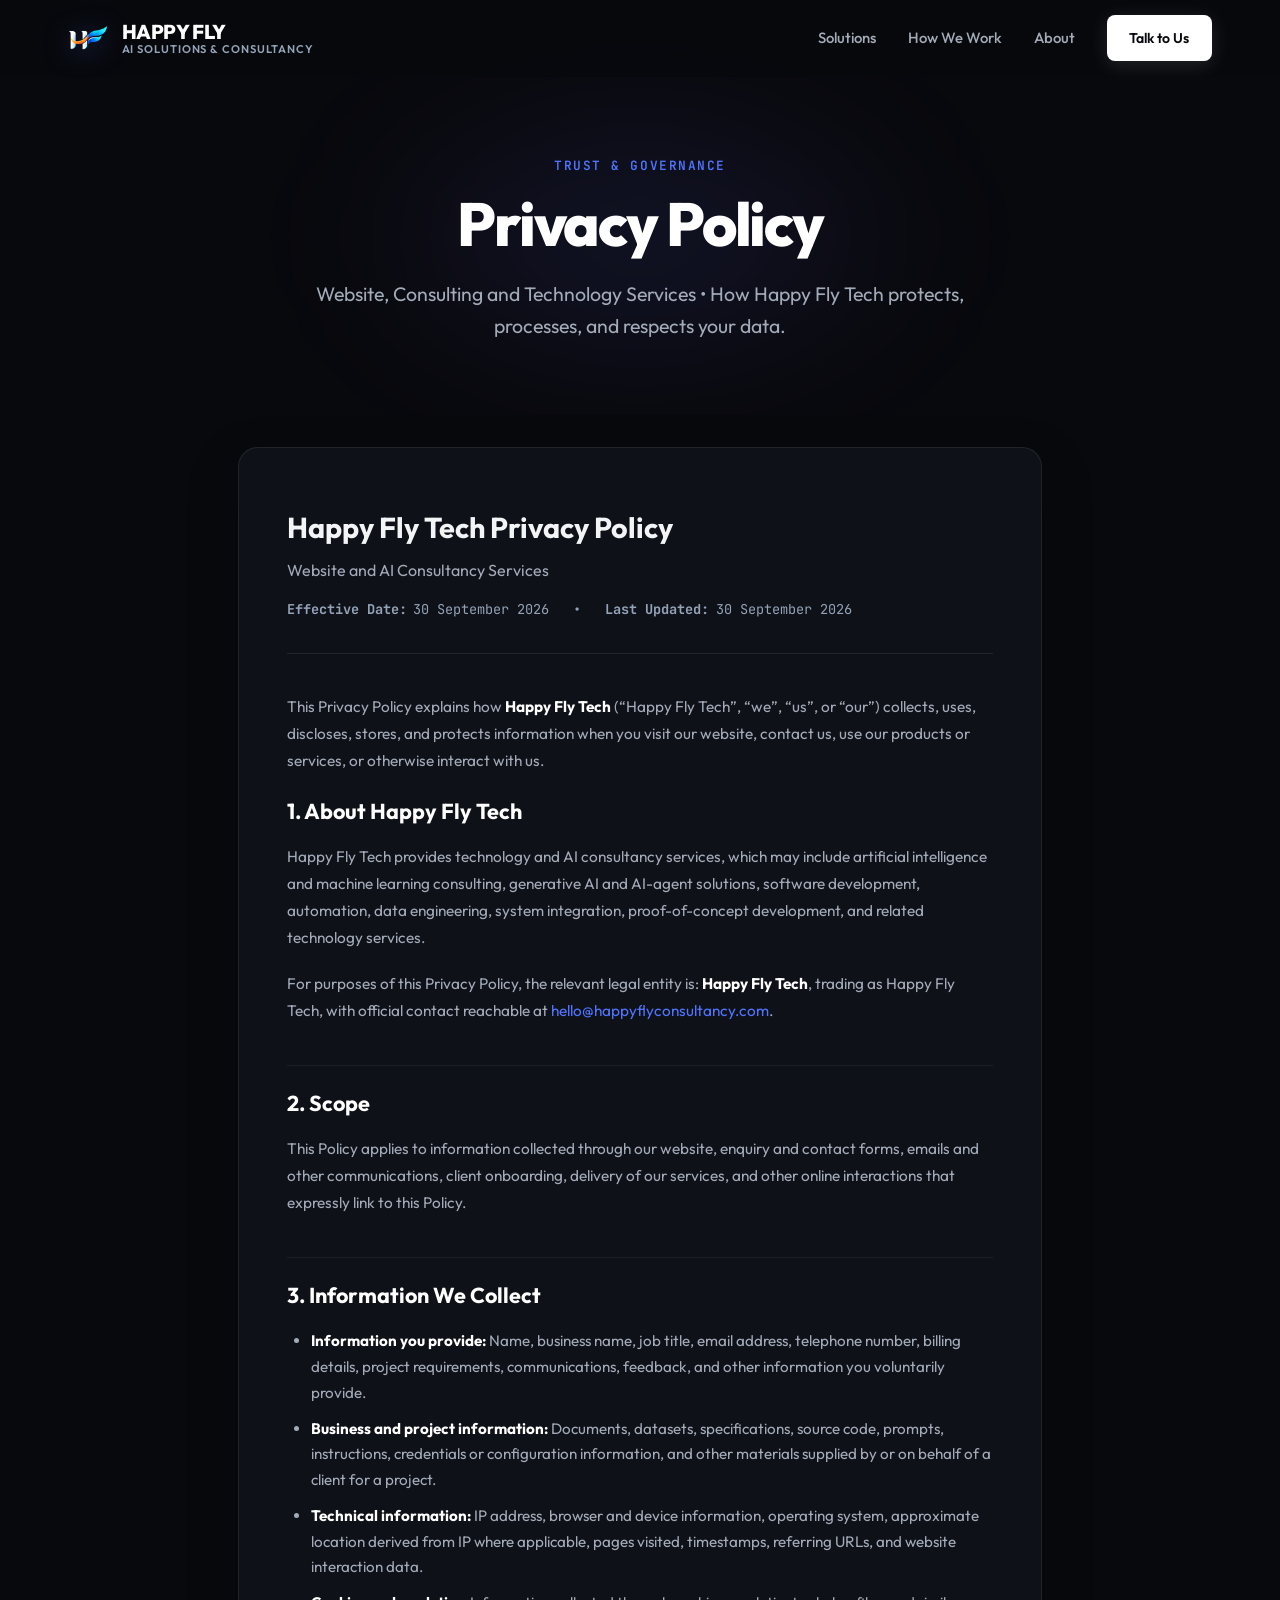
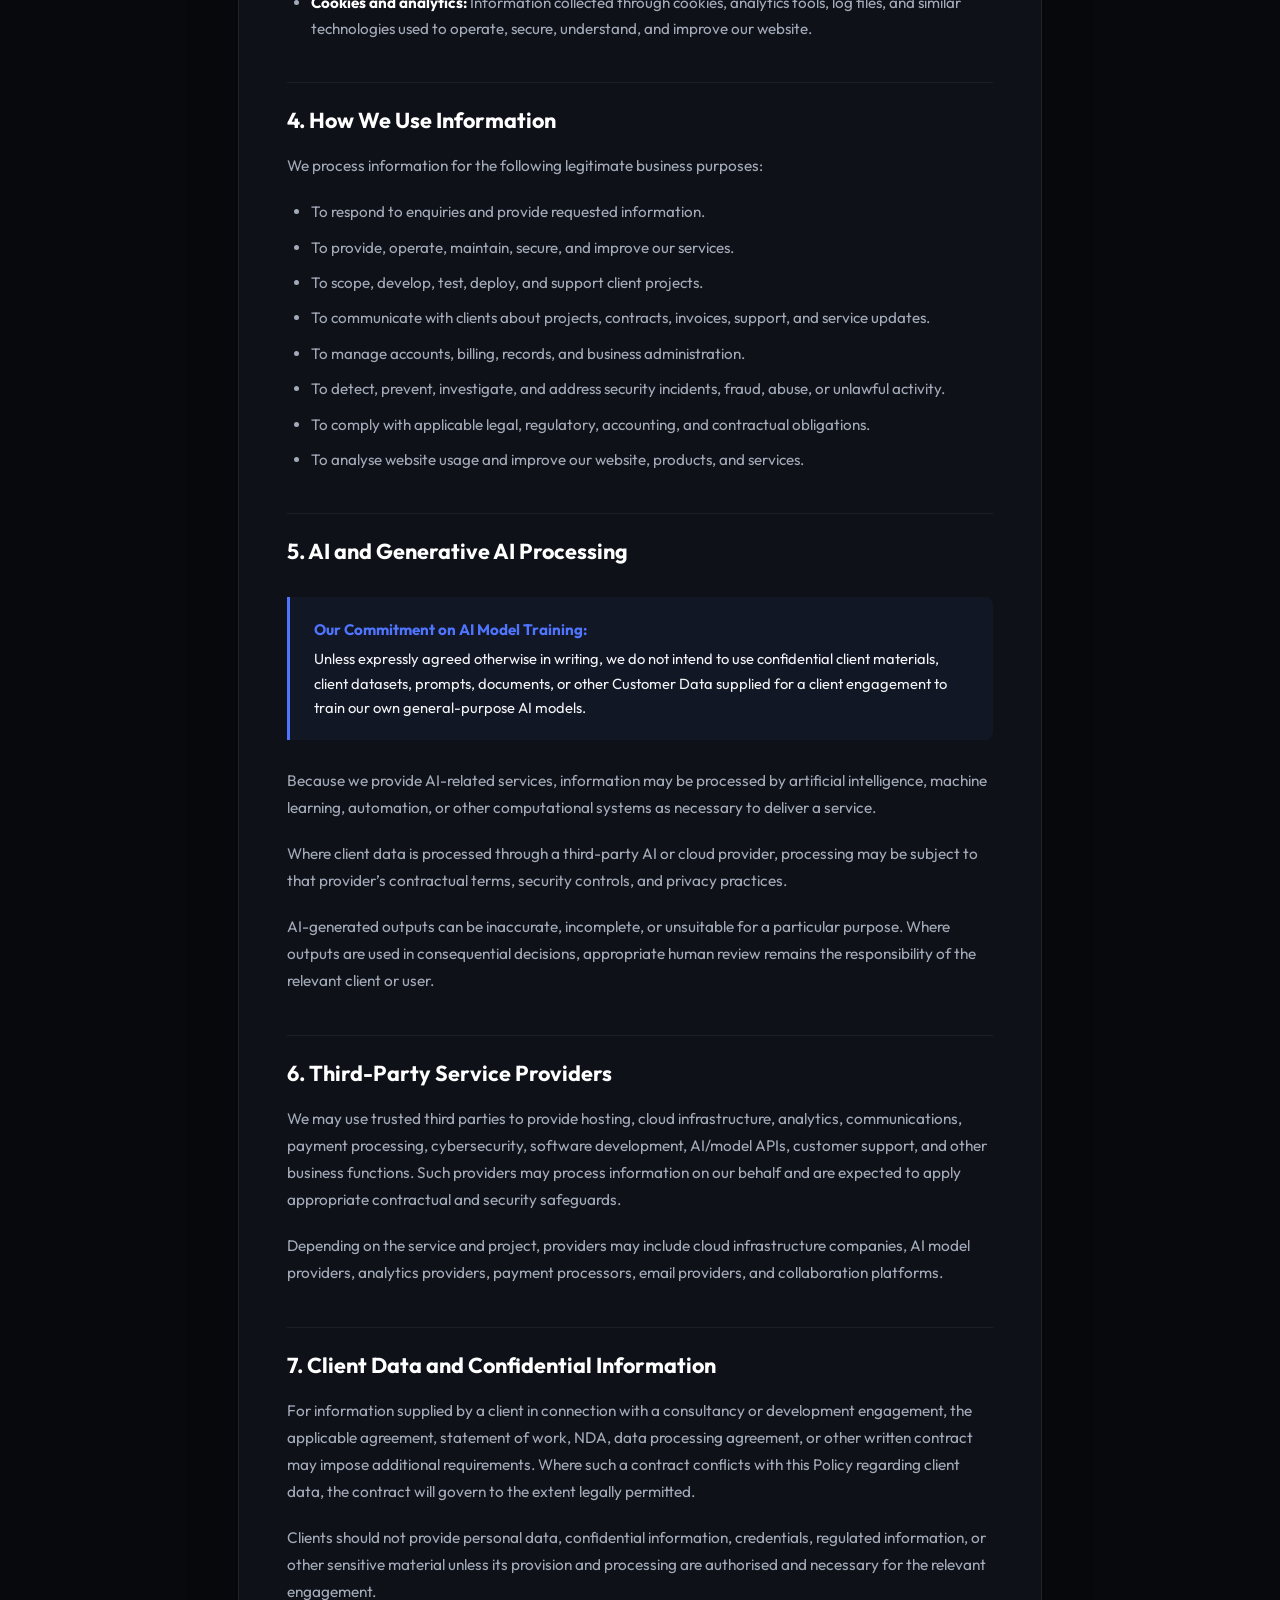
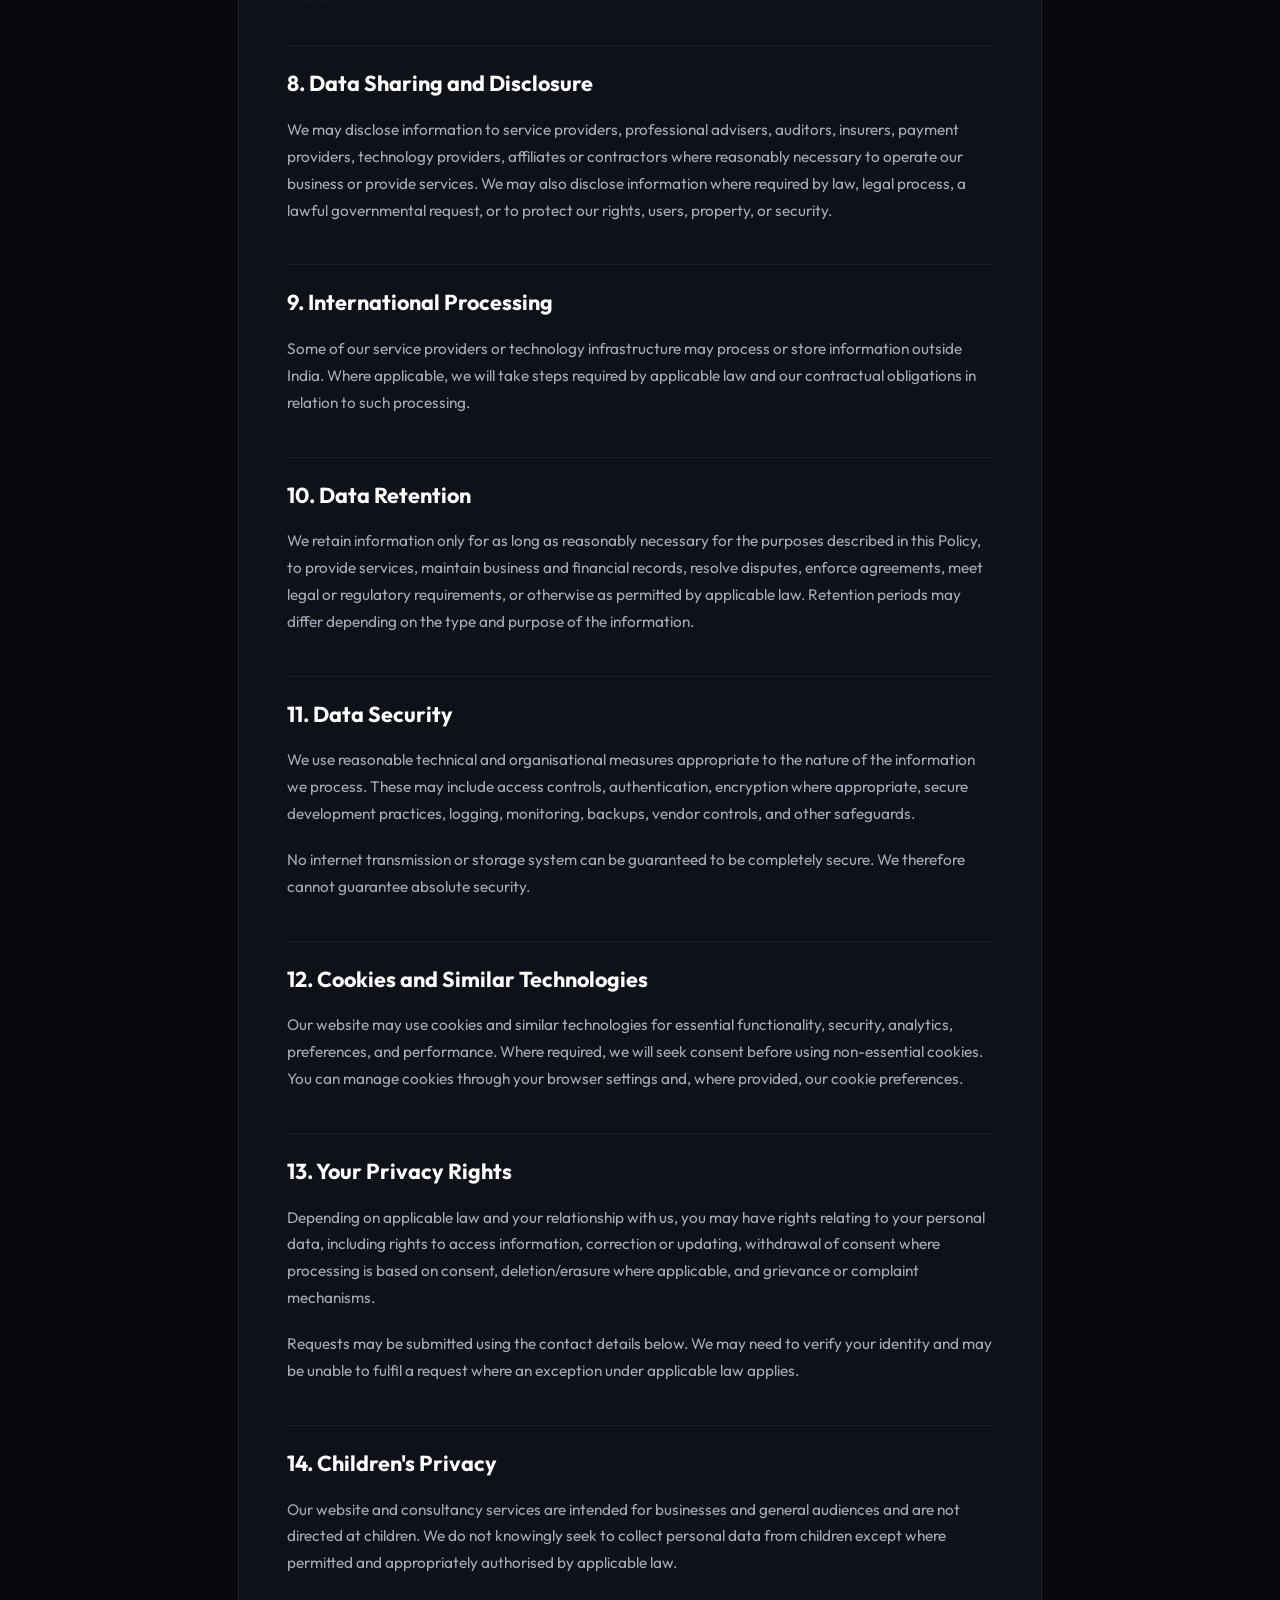
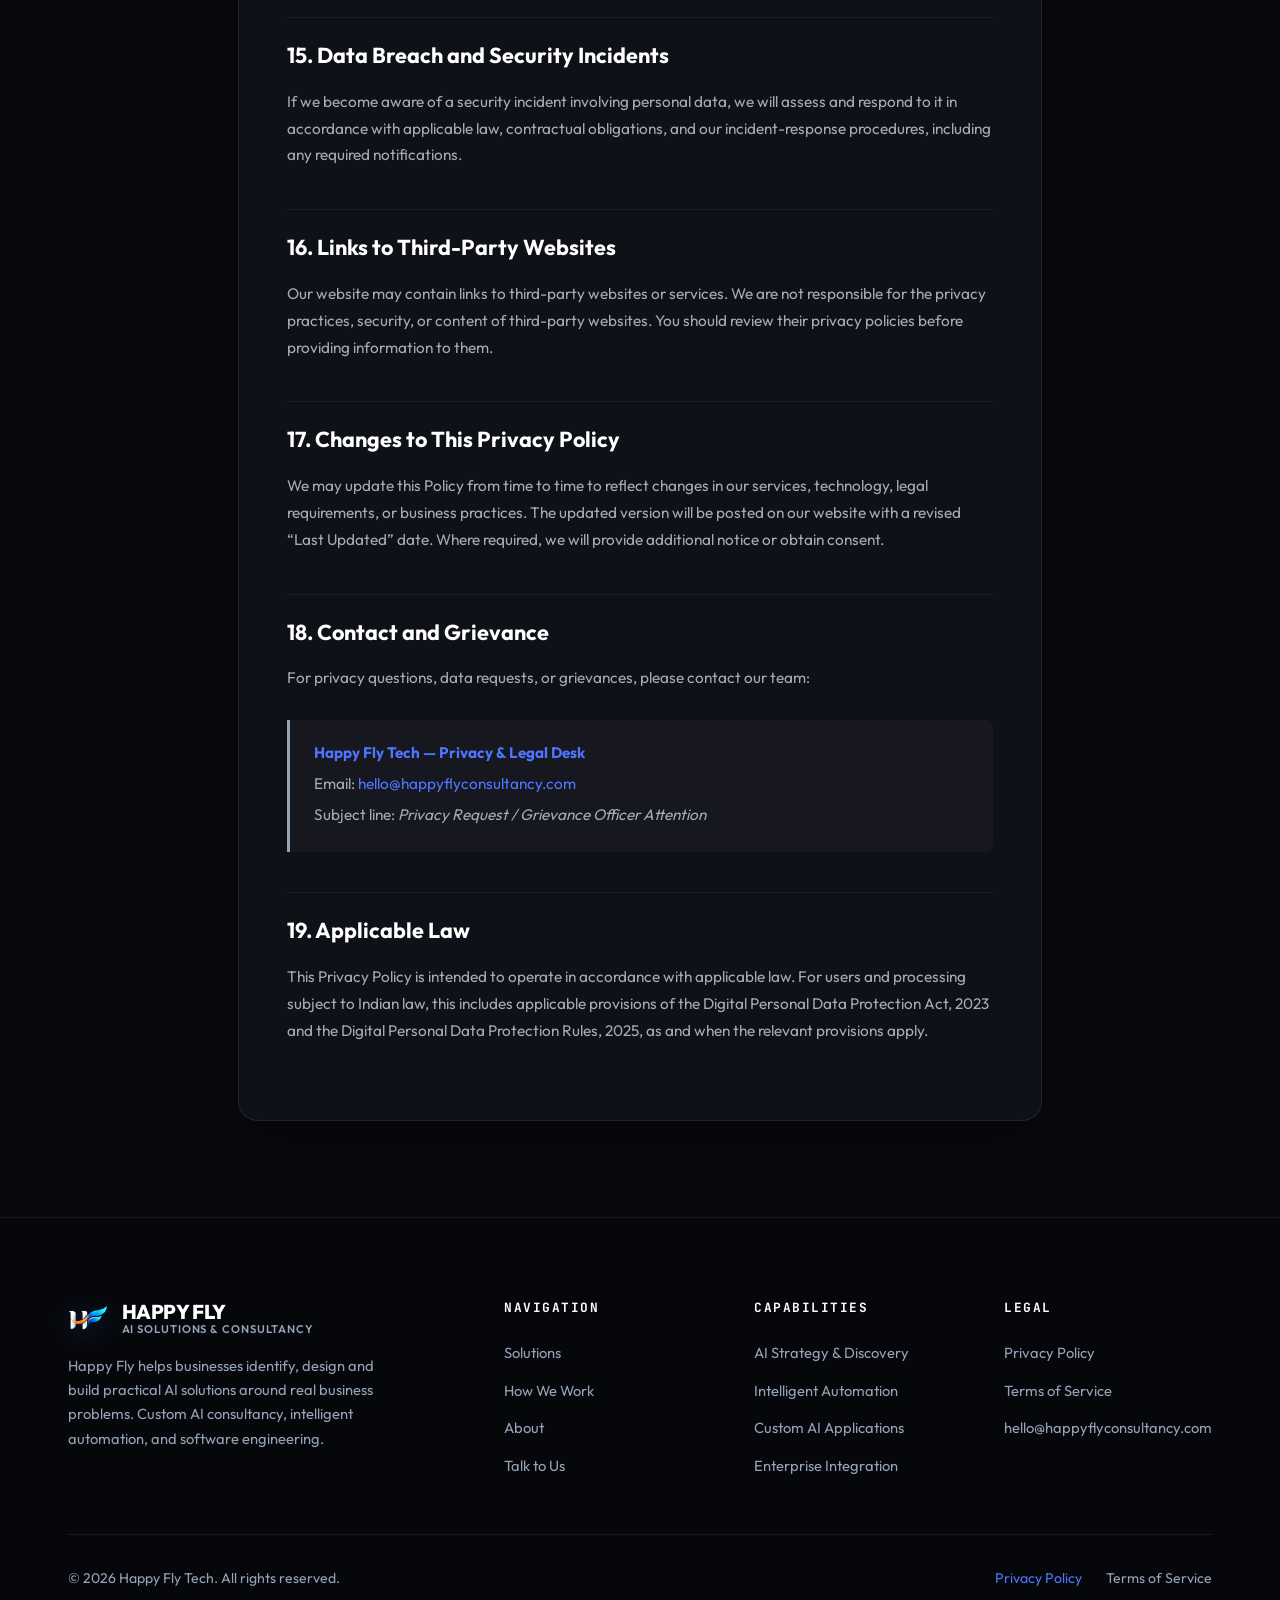
<file: privacy/index.html>
<!DOCTYPE html>
<html lang="en">

<head>
  <meta charset="UTF-8">
  <meta name="viewport" content="width=device-width, initial-scale=1.0">
  <title>Privacy Policy — Happy Fly Tech</title>
  <meta name="description"
    content="Happy Fly Tech Privacy Policy for website, consulting, and AI technology services. Learn how we collect, use, and protect your data.">
  <meta property="og:title" content="Privacy Policy — Happy Fly Tech">
  <meta property="og:description"
    content="Happy Fly Tech Privacy Policy for website, consulting, and AI technology services.">
  <meta property="og:type" content="website">
  <meta property="og:image" content="../assets/brand/og-preview.png">
  <link rel="icon" type="image/png" sizes="32x32" href="../assets/brand/favicon-32.png">
  <link rel="icon" type="image/png" sizes="16x16" href="../assets/brand/favicon-16.png">
  <link rel="apple-touch-icon" sizes="180x180" href="../assets/brand/apple-touch-icon.png">
  <link rel="shortcut icon" href="../favicon.ico">
  <link rel="preconnect" href="https://fonts.googleapis.com">
  <link rel="preconnect" href="https://fonts.gstatic.com" crossorigin>
  <link
    href="https://fonts.googleapis.com/css2?family=DM+Serif+Display:ital@0;1&family=Outfit:wght@300;400;500;600;700;800&family=JetBrains+Mono:wght@400;500&display=swap"
    rel="stylesheet">
  <link rel="stylesheet" href="../assets/css/styles.css">

  <style>
    .legal-content-wrap {
      max-width: 860px;
      margin: 0 auto;
      padding: 2rem 0 6rem;
    }
    .legal-card {
      background: var(--bg-card);
      border: 1px solid var(--border-subtle);
      border-radius: var(--radius-lg);
      padding: 3.5rem 3rem;
      box-shadow: 0 20px 50px rgba(0, 0, 0, 0.25);
    }
    .legal-header {
      border-bottom: 1px solid var(--border-subtle);
      padding-bottom: 2rem;
      margin-bottom: 2.5rem;
    }
    .legal-meta-row {
      display: flex;
      flex-wrap: wrap;
      gap: 1.5rem;
      margin-top: 1rem;
      font-size: 0.85rem;
      color: var(--text-dim);
      font-family: var(--font-mono);
    }
    .legal-meta-row span {
      display: inline-flex;
      align-items: center;
      gap: 0.4rem;
    }
    .legal-body h2 {
      font-family: var(--font-sans);
      font-size: 1.35rem;
      font-weight: 700;
      color: var(--text-white);
      margin: 2.5rem 0 1rem;
      padding-top: 1.25rem;
      border-top: 1px solid rgba(255, 255, 255, 0.06);
    }
    .legal-body h2:first-of-type {
      border-top: none;
      padding-top: 0;
      margin-top: 1rem;
    }
    .legal-body p {
      color: var(--text-muted);
      font-size: 0.96rem;
      line-height: 1.75;
      margin-bottom: 1.2rem;
    }
    .legal-body strong {
      color: var(--text-white);
    }
    .legal-body ul {
      margin: 0.75rem 0 1.5rem 1.5rem;
      color: var(--text-muted);
    }
    .legal-body li {
      margin-bottom: 0.6rem;
      line-height: 1.7;
      font-size: 0.95rem;
    }
    .legal-callout {
      background: rgba(79, 117, 255, 0.06);
      border-left: 3px solid var(--accent-blue);
      border-radius: 0 var(--radius-sm) var(--radius-sm) 0;
      padding: 1.25rem 1.5rem;
      margin: 1.75rem 0;
      color: var(--text-main);
      font-size: 0.92rem;
      line-height: 1.65;
    }
    .legal-callout strong {
      color: var(--accent-blue);
      display: block;
      margin-bottom: 0.35rem;
      font-size: 0.95rem;
    }
    @media (max-width: 768px) {
      .legal-card {
        padding: 2rem 1.5rem;
      }
    }
  </style>
</head>

<body>

  <!-- GLOBAL NAVIGATION -->
  <nav id="navbar">
    <div class="container">
      <a href="../" class="nav-brand">
        <img src="../assets/brand/logo-mark-64.png" alt="Happy Fly Logo" class="nav-brand-logo-mark" width="40" height="40">
        <div class="nav-brand-title">
          HAPPY FLY
          <span class="nav-brand-subtitle">AI Solutions &amp; Consultancy</span>
        </div>
      </a>

      <div class="nav-menu">
        <a href="../solutions/" class="nav-link">Solutions</a>
        <!-- [PRESERVED: <a href="../products/" class="nav-link">Products</a>] -->
        <a href="../how-we-work/" class="nav-link">How We Work</a>
        <a href="../about/" class="nav-link">About</a>
        <a href="../contact/" class="btn btn-primary nav-cta">Talk to Us</a>
      </div>

      <button class="mobile-toggle" id="mobileToggle" aria-label="Toggle Navigation">
        <span></span>
        <span></span>
        <span></span>
      </button>
    </div>
  </nav>

  <!-- MOBILE NAVIGATION DRAWER -->
  <div class="mobile-drawer" id="mobileDrawer">
    <a href="../solutions/" class="nav-link mobile-link">Solutions</a>
    <!-- [PRESERVED: <a href="../products/" class="nav-link mobile-link">Products</a>] -->
    <a href="../how-we-work/" class="nav-link mobile-link">How We Work</a>
    <a href="../about/" class="nav-link mobile-link">About</a>
    <a href="../contact/" class="btn btn-primary mobile-link">Talk to Us</a>
  </div>

  <!-- HERO -->
  <section class="page-hero">
    <div class="page-hero-glow"></div>
    <div class="container">
      <span class="section-eyebrow blue">Trust &amp; Governance</span>
      <h1>Privacy Policy</h1>
      <p>
        Website, Consulting and Technology Services &bull; How Happy Fly Tech protects, processes, and respects your data.
      </p>
    </div>
  </section>

  <!-- CONTENT -->
  <section class="legal-content-wrap">
    <div class="container">
      <div class="legal-card">
        <div class="legal-header">
          <h2 style="border:none; margin:0 0 0.5rem; font-size:1.8rem;">Happy Fly Tech Privacy Policy</h2>
          <p style="margin:0; font-size:1rem; color:var(--text-muted);">Website and AI Consultancy Services</p>
          <div class="legal-meta-row">
            <span><strong>Effective Date:</strong> 30 September 2026</span>
            <span>&bull;</span>
            <span><strong>Last Updated:</strong> 30 September 2026</span>
          </div>
        </div>

        <div class="legal-body">
          <p>
            This Privacy Policy explains how <strong>Happy Fly Tech</strong> (“Happy Fly Tech”, “we”, “us”, or “our”) collects, uses, discloses, stores, and protects information when you visit our website, contact us, use our products or services, or otherwise interact with us.
          </p>

          <h2>1. About Happy Fly Tech</h2>
          <p>
            Happy Fly Tech provides technology and AI consultancy services, which may include artificial intelligence and machine learning consulting, generative AI and AI-agent solutions, software development, automation, data engineering, system integration, proof-of-concept development, and related technology services.
          </p>
          <p>
            For purposes of this Privacy Policy, the relevant legal entity is: <strong>Happy Fly Tech</strong>, trading as Happy Fly Tech, with official contact reachable at <a href="mailto:hello@happyflyconsultancy.com" style="color:var(--accent-blue); text-decoration:none;">hello@happyflyconsultancy.com</a>.
          </p>

          <h2>2. Scope</h2>
          <p>
            This Policy applies to information collected through our website, enquiry and contact forms, emails and other communications, client onboarding, delivery of our services, and other online interactions that expressly link to this Policy.
          </p>

          <h2>3. Information We Collect</h2>
          <ul>
            <li><strong>Information you provide:</strong> Name, business name, job title, email address, telephone number, billing details, project requirements, communications, feedback, and other information you voluntarily provide.</li>
            <li><strong>Business and project information:</strong> Documents, datasets, specifications, source code, prompts, instructions, credentials or configuration information, and other materials supplied by or on behalf of a client for a project.</li>
            <li><strong>Technical information:</strong> IP address, browser and device information, operating system, approximate location derived from IP where applicable, pages visited, timestamps, referring URLs, and website interaction data.</li>
            <li><strong>Cookies and analytics:</strong> Information collected through cookies, analytics tools, log files, and similar technologies used to operate, secure, understand, and improve our website.</li>
          </ul>

          <h2>4. How We Use Information</h2>
          <p>We process information for the following legitimate business purposes:</p>
          <ul>
            <li>To respond to enquiries and provide requested information.</li>
            <li>To provide, operate, maintain, secure, and improve our services.</li>
            <li>To scope, develop, test, deploy, and support client projects.</li>
            <li>To communicate with clients about projects, contracts, invoices, support, and service updates.</li>
            <li>To manage accounts, billing, records, and business administration.</li>
            <li>To detect, prevent, investigate, and address security incidents, fraud, abuse, or unlawful activity.</li>
            <li>To comply with applicable legal, regulatory, accounting, and contractual obligations.</li>
            <li>To analyse website usage and improve our website, products, and services.</li>
          </ul>

          <h2>5. AI and Generative AI Processing</h2>
          <div class="legal-callout">
            <strong>Our Commitment on AI Model Training:</strong>
            Unless expressly agreed otherwise in writing, we do not intend to use confidential client materials, client datasets, prompts, documents, or other Customer Data supplied for a client engagement to train our own general-purpose AI models.
          </div>
          <p>
            Because we provide AI-related services, information may be processed by artificial intelligence, machine learning, automation, or other computational systems as necessary to deliver a service.
          </p>
          <p>
            Where client data is processed through a third-party AI or cloud provider, processing may be subject to that provider’s contractual terms, security controls, and privacy practices.
          </p>
          <p>
            AI-generated outputs can be inaccurate, incomplete, or unsuitable for a particular purpose. Where outputs are used in consequential decisions, appropriate human review remains the responsibility of the relevant client or user.
          </p>

          <h2>6. Third-Party Service Providers</h2>
          <p>
            We may use trusted third parties to provide hosting, cloud infrastructure, analytics, communications, payment processing, cybersecurity, software development, AI/model APIs, customer support, and other business functions. Such providers may process information on our behalf and are expected to apply appropriate contractual and security safeguards.
          </p>
          <p>
            Depending on the service and project, providers may include cloud infrastructure companies, AI model providers, analytics providers, payment processors, email providers, and collaboration platforms.
          </p>

          <h2>7. Client Data and Confidential Information</h2>
          <p>
            For information supplied by a client in connection with a consultancy or development engagement, the applicable agreement, statement of work, NDA, data processing agreement, or other written contract may impose additional requirements. Where such a contract conflicts with this Policy regarding client data, the contract will govern to the extent legally permitted.
          </p>
          <p>
            Clients should not provide personal data, confidential information, credentials, regulated information, or other sensitive material unless its provision and processing are authorised and necessary for the relevant engagement.
          </p>

          <h2>8. Data Sharing and Disclosure</h2>
          <p>
            We may disclose information to service providers, professional advisers, auditors, insurers, payment providers, technology providers, affiliates or contractors where reasonably necessary to operate our business or provide services. We may also disclose information where required by law, legal process, a lawful governmental request, or to protect our rights, users, property, or security.
          </p>

          <h2>9. International Processing</h2>
          <p>
            Some of our service providers or technology infrastructure may process or store information outside India. Where applicable, we will take steps required by applicable law and our contractual obligations in relation to such processing.
          </p>

          <h2>10. Data Retention</h2>
          <p>
            We retain information only for as long as reasonably necessary for the purposes described in this Policy, to provide services, maintain business and financial records, resolve disputes, enforce agreements, meet legal or regulatory requirements, or otherwise as permitted by applicable law. Retention periods may differ depending on the type and purpose of the information.
          </p>

          <h2>11. Data Security</h2>
          <p>
            We use reasonable technical and organisational measures appropriate to the nature of the information we process. These may include access controls, authentication, encryption where appropriate, secure development practices, logging, monitoring, backups, vendor controls, and other safeguards.
          </p>
          <p>
            No internet transmission or storage system can be guaranteed to be completely secure. We therefore cannot guarantee absolute security.
          </p>

          <h2>12. Cookies and Similar Technologies</h2>
          <p>
            Our website may use cookies and similar technologies for essential functionality, security, analytics, preferences, and performance. Where required, we will seek consent before using non-essential cookies. You can manage cookies through your browser settings and, where provided, our cookie preferences.
          </p>

          <h2>13. Your Privacy Rights</h2>
          <p>
            Depending on applicable law and your relationship with us, you may have rights relating to your personal data, including rights to access information, correction or updating, withdrawal of consent where processing is based on consent, deletion/erasure where applicable, and grievance or complaint mechanisms.
          </p>
          <p>
            Requests may be submitted using the contact details below. We may need to verify your identity and may be unable to fulfil a request where an exception under applicable law applies.
          </p>

          <h2>14. Children's Privacy</h2>
          <p>
            Our website and consultancy services are intended for businesses and general audiences and are not directed at children. We do not knowingly seek to collect personal data from children except where permitted and appropriately authorised by applicable law.
          </p>

          <h2>15. Data Breach and Security Incidents</h2>
          <p>
            If we become aware of a security incident involving personal data, we will assess and respond to it in accordance with applicable law, contractual obligations, and our incident-response procedures, including any required notifications.
          </p>

          <h2>16. Links to Third-Party Websites</h2>
          <p>
            Our website may contain links to third-party websites or services. We are not responsible for the privacy practices, security, or content of third-party websites. You should review their privacy policies before providing information to them.
          </p>

          <h2>17. Changes to This Privacy Policy</h2>
          <p>
            We may update this Policy from time to time to reflect changes in our services, technology, legal requirements, or business practices. The updated version will be posted on our website with a revised “Last Updated” date. Where required, we will provide additional notice or obtain consent.
          </p>

          <h2>18. Contact and Grievance</h2>
          <p>
            For privacy questions, data requests, or grievances, please contact our team:
          </p>
          <div class="legal-callout" style="background:rgba(255,255,255,0.03); border-color:var(--text-dim);">
            <strong>Happy Fly Tech — Privacy &amp; Legal Desk</strong>
            <p style="margin:0.25rem 0;">Email: <a href="mailto:hello@happyflyconsultancy.com" style="color:var(--accent-blue); text-decoration:none;">hello@happyflyconsultancy.com</a></p>
            <p style="margin:0.25rem 0;">Subject line: <em>Privacy Request / Grievance Officer Attention</em></p>
          </div>

          <h2>19. Applicable Law</h2>
          <p>
            This Privacy Policy is intended to operate in accordance with applicable law. For users and processing subject to Indian law, this includes applicable provisions of the Digital Personal Data Protection Act, 2023 and the Digital Personal Data Protection Rules, 2025, as and when the relevant provisions apply.
          </p>
        </div>
      </div>
    </div>
  </section>

  <!-- FOOTER -->
  <footer>
    <div class="container">
      <div class="footer-grid">
        <div class="footer-brand">
          <a href="../" class="nav-brand">
            <img src="../assets/brand/logo-mark-64.png" alt="Happy Fly Logo" class="nav-brand-logo-mark" width="40" height="40">
            <div class="nav-brand-title">
              HAPPY FLY
              <span class="nav-brand-subtitle">AI Solutions &amp; Consultancy</span>
            </div>
          </a>
          <p>
            Happy Fly helps businesses identify, design and build practical AI solutions around real business problems. Custom AI consultancy, intelligent automation, and software engineering.
          </p>
        </div>

        <div class="footer-col">
          <h4>Navigation</h4>
          <ul class="footer-links">
            <li><a href="../solutions/">Solutions</a></li>
            <!-- [PRESERVED: <li><a href="../products/">Products</a></li>] -->
            <li><a href="../how-we-work/">How We Work</a></li>
            <li><a href="../about/">About</a></li>
            <li><a href="../contact/">Talk to Us</a></li>
          </ul>
        </div>

        <div class="footer-col">
          <h4>Capabilities</h4>
          <ul class="footer-links">
            <li><a href="../solutions/">AI Strategy &amp; Discovery</a></li>
            <li><a href="../solutions/">Intelligent Automation</a></li>
            <li><a href="../solutions/">Custom AI Applications</a></li>
            <li><a href="../solutions/">Enterprise Integration</a></li>
          </ul>
        </div>
        <!-- [PRESERVED:
        <div class="footer-col">
          <h4>Products</h4>
          <ul class="footer-links">
            <li><a href="../karatIQ/">KaratIQ</a></li>
            <li><a href="../athitios/">Atithi OS</a></li>
          </ul>
        </div>
        ]-->

        <div class="footer-col">
          <h4>Legal</h4>
          <ul class="footer-links">
            <li><a href="./">Privacy Policy</a></li>
            <li><a href="../terms/">Terms of Service</a></li>
            <li><a href="mailto:hello@happyflyconsultancy.com">hello@happyflyconsultancy.com</a></li>
          </ul>
        </div>
      </div>

      <div class="footer-bottom">
        <div>&copy; 2026 Happy Fly Tech. All rights reserved.</div>
        <div style="display:flex; gap:1.5rem">
          <a href="./" style="color:var(--accent-blue); text-decoration:none">Privacy Policy</a>
          <a href="../terms/" style="color:var(--text-dim); text-decoration:none">Terms of Service</a>
        </div>
      </div>
    </div>
  </footer>

  <script>
    const navbar = document.getElementById('navbar');
    window.addEventListener('scroll', () => {
      navbar.classList.toggle('scrolled', window.scrollY > 40);
    });

    const mobileToggle = document.getElementById('mobileToggle');
    const mobileDrawer = document.getElementById('mobileDrawer');
    if (mobileToggle && mobileDrawer) {
      mobileToggle.addEventListener('click', () => {
        const isOpen = mobileDrawer.classList.toggle('open');
        mobileToggle.classList.toggle('active', isOpen);
        mobileToggle.setAttribute('aria-expanded', isOpen);
        document.body.style.overflow = isOpen ? 'hidden' : '';
      });
      document.querySelectorAll('.mobile-link').forEach(link => {
        link.addEventListener('click', () => {
          mobileDrawer.classList.remove('open');
          mobileToggle.classList.remove('active');
          mobileToggle.setAttribute('aria-expanded', 'false');
          document.body.style.overflow = '';
        });
      });
    }
  </script>
</body>

</html>
</file>
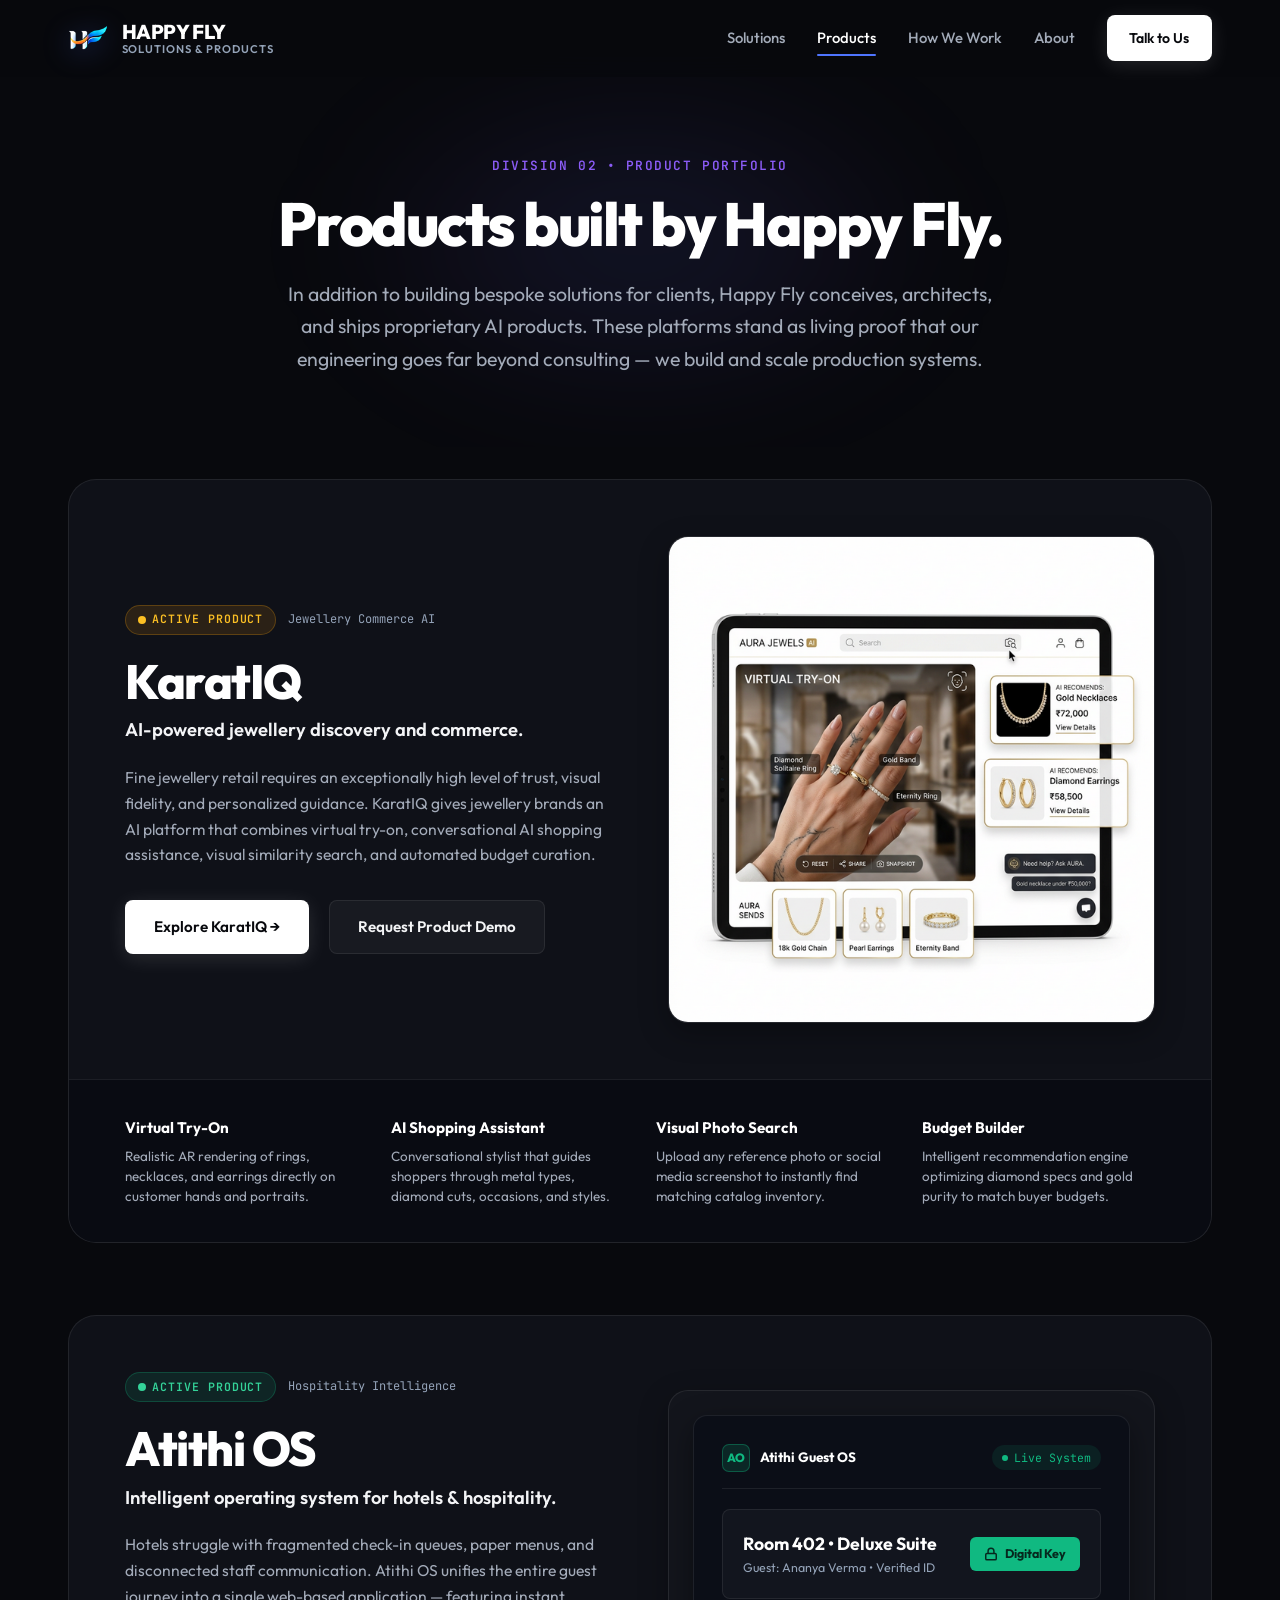
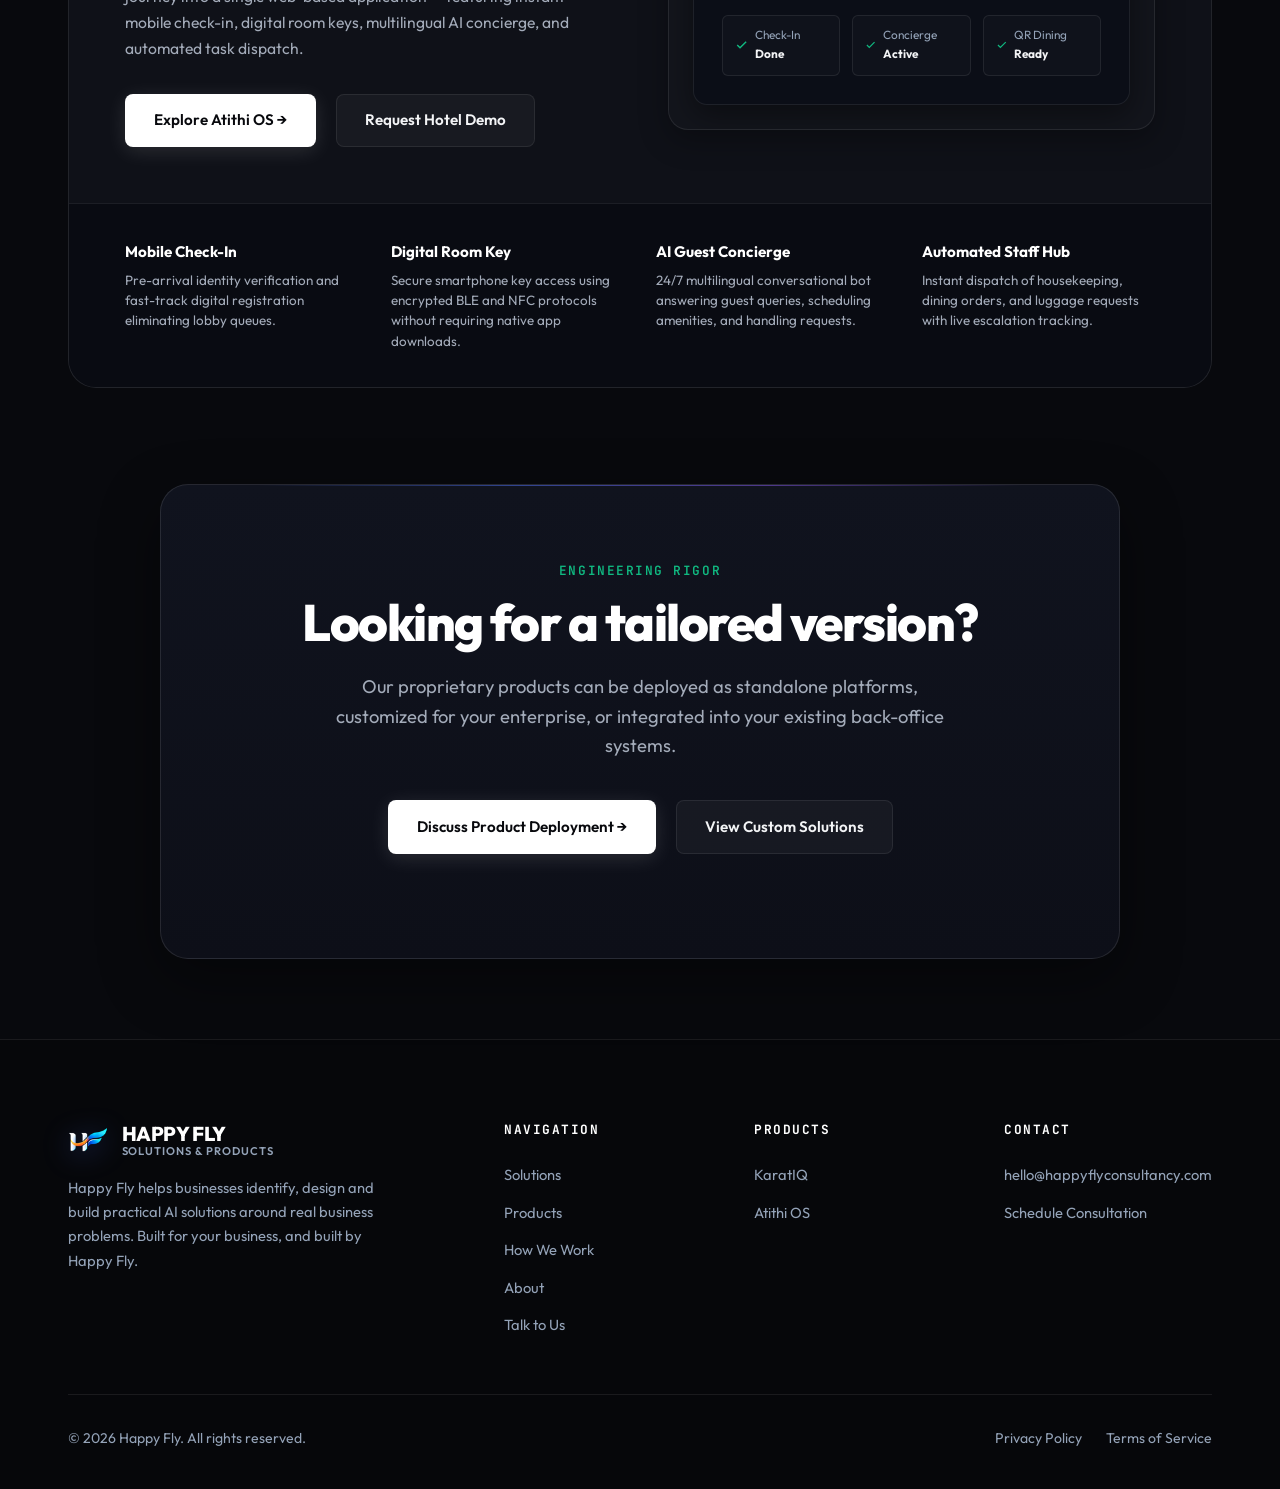
<file: products/index.html>
<!DOCTYPE html>
<html lang="en">

<head>
  <meta charset="UTF-8">
  <meta name="viewport" content="width=device-width, initial-scale=1.0">
  <title>Products — Happy Fly | Built by Happy Fly</title>
  <meta name="description"
    content="Ready-made proprietary AI products developed by Happy Fly. Featuring KaratIQ (AI Jewellery Commerce) and Atithi OS (Hospitality Intelligence).">
  <meta property="og:title" content="Products — Happy Fly | Built by Happy Fly">
  <meta property="og:description"
    content="Ready-made proprietary AI products developed by Happy Fly. Featuring KaratIQ (AI Jewellery Commerce) and Atithi OS (Hospitality Intelligence).">
  <meta property="og:type" content="website">
  <meta property="og:image" content="../assets/brand/og-preview.png">
  <meta property="og:image:width" content="1200">
  <meta property="og:image:height" content="630">
  <meta name="twitter:card" content="summary_large_image">
  <meta name="twitter:image" content="../assets/brand/og-preview.png">
  <link rel="icon" type="image/png" sizes="32x32" href="../assets/brand/favicon-32.png">
  <link rel="icon" type="image/png" sizes="16x16" href="../assets/brand/favicon-16.png">
  <link rel="apple-touch-icon" sizes="180x180" href="../assets/brand/apple-touch-icon.png">
  <link rel="shortcut icon" href="../favicon.ico">
  <link rel="preconnect" href="https://fonts.googleapis.com">
  <link rel="preconnect" href="https://fonts.gstatic.com" crossorigin>
  <link
    href="https://fonts.googleapis.com/css2?family=DM+Serif+Display:ital@0;1&family=Outfit:wght@300;400;500;600;700;800&family=JetBrains+Mono:wght@400;500&display=swap"
    rel="stylesheet">
  <link rel="stylesheet" href="../assets/css/styles.css">

  <style>
    /* PRODUCTS PORTFOLIO PAGE STYLES */
    .products-portfolio {
      display: flex;
      flex-direction: column;
      gap: 4.5rem;
      margin-bottom: 6rem;
    }

    .portfolio-item {
      background: var(--bg-card);
      border: 1px solid var(--border-subtle);
      border-radius: var(--radius-xl);
      overflow: hidden;
      transition: var(--transition);
      position: relative;
    }

    .portfolio-item:hover {
      border-color: var(--border-hover);
      transform: translateY(-3px);
      box-shadow: 0 16px 40px rgba(0, 0, 0, 0.4);
    }

    .portfolio-hero-split {
      display: grid;
      grid-template-columns: 1fr 1fr;
      gap: 3.5rem;
      padding: 3.5rem;
      align-items: center;
    }

    .portfolio-hero-split.reverse {
      grid-template-columns: 1fr 1fr;
    }

    .portfolio-badge-row {
      display: flex;
      align-items: center;
      gap: 0.75rem;
      margin-bottom: 1.25rem;
    }

    .prod-status-pill {
      font-family: var(--font-mono);
      font-size: 0.72rem;
      font-weight: 600;
      text-transform: uppercase;
      letter-spacing: 0.08em;
      padding: 0.3rem 0.75rem;
      border-radius: var(--radius-full);
      display: inline-flex;
      align-items: center;
      gap: 0.4rem;
    }

    .prod-status-pill.gold {
      background: rgba(245, 158, 11, 0.12);
      color: #FBBF24;
      border: 1px solid rgba(245, 158, 11, 0.25);
    }

    .prod-status-pill.teal {
      background: rgba(16, 185, 129, 0.12);
      color: #34D399;
      border: 1px solid rgba(16, 185, 129, 0.25);
    }

    .prod-name {
      font-size: clamp(2.2rem, 3.8vw, 3rem);
      font-weight: 800;
      color: var(--text-white);
      letter-spacing: -0.03em;
      line-height: 1.1;
      margin-bottom: 0.5rem;
    }

    .prod-tagline {
      font-size: 1.15rem;
      color: var(--text-main);
      font-weight: 600;
      margin-bottom: 1.25rem;
    }

    .prod-description {
      font-size: 0.98rem;
      color: var(--text-muted);
      line-height: 1.65;
      margin-bottom: 2rem;
    }

    .portfolio-visual-container {
      background: rgba(255, 255, 255, 0.02);
      border: 1px solid var(--border-subtle);
      border-radius: var(--radius-lg);
      overflow: hidden;
      display: flex;
      align-items: center;
      justify-content: center;
      box-shadow: 0 10px 30px rgba(0, 0, 0, 0.3);
      position: relative;
    }

    .portfolio-visual-container img {
      width: 100%;
      height: auto;
      display: block;
      transition: var(--transition);
    }

    .portfolio-item:hover .portfolio-visual-container img {
      transform: scale(1.02);
    }

    /* Product Capability Breakdown Grid Inside Card */
    .prod-caps-bar {
      background: #090B12;
      border-top: 1px solid var(--border-subtle);
      padding: 2.25rem 3.5rem;
      display: grid;
      grid-template-columns: repeat(4, 1fr);
      gap: 2rem;
    }

    .cap-col h4 {
      font-size: 0.95rem;
      font-weight: 700;
      color: var(--text-white);
      margin-bottom: 0.35rem;
    }

    .cap-col p {
      font-size: 0.84rem;
      color: var(--text-muted);
      line-height: 1.5;
    }

    .portfolio-cta-row {
      display: flex;
      align-items: center;
      gap: 1.25rem;
      flex-wrap: wrap;
    }

    @media (max-width: 1024px) {
      .portfolio-hero-split,
      .portfolio-hero-split.reverse {
        grid-template-columns: 1fr;
        padding: 2.5rem 2rem;
        gap: 2.5rem;
      }
      .prod-caps-bar {
        grid-template-columns: repeat(2, 1fr);
        padding: 2rem;
      }
    }

    @media (max-width: 768px) {
      .portfolio-hero-split {
        padding: 2rem 1.5rem;
      }
      .prod-caps-bar {
        grid-template-columns: 1fr;
        padding: 1.75rem 1.5rem;
      }
    }
  </style>
</head>

<body>

  <!-- GLOBAL NAVIGATION -->
  <nav id="navbar">
    <div class="container">
      <a href="../" class="nav-brand">
        <img src="../assets/brand/logo-mark-64.png" alt="Happy Fly Logo" class="nav-brand-logo-mark" width="40" height="40">
        <div class="nav-brand-title">
          HAPPY FLY
          <span class="nav-brand-subtitle">Solutions &amp; Products</span>
        </div>
      </a>

      <div class="nav-menu">
        <a href="../solutions/" class="nav-link">Solutions</a>
        <a href="../products/" class="nav-link active">Products</a>
        <a href="../how-we-work/" class="nav-link">How We Work</a>
        <a href="../about/" class="nav-link">About</a>
        <a href="../contact/" class="btn btn-primary nav-cta">Talk to Us</a>
      </div>

      <button class="mobile-toggle" id="mobileToggle" aria-label="Toggle Navigation">
        <span></span>
        <span></span>
        <span></span>
      </button>
    </div>
  </nav>

  <!-- MOBILE NAVIGATION DRAWER -->
  <div class="mobile-drawer" id="mobileDrawer">
    <a href="../solutions/" class="nav-link mobile-link">Solutions</a>
    <a href="../products/" class="nav-link mobile-link">Products</a>
    <a href="../how-we-work/" class="nav-link mobile-link">How We Work</a>
    <a href="../about/" class="nav-link mobile-link">About</a>
    <a href="../contact/" class="btn btn-primary mobile-link">Talk to Us</a>
  </div>

  <!-- HERO -->
  <section class="page-hero">
    <div class="page-hero-glow"></div>
    <div class="container">
      <span class="section-eyebrow purple">Division 02 &bull; Product Portfolio</span>
      <h1>Products built by Happy Fly.</h1>
      <p>
        In addition to building bespoke solutions for clients, Happy Fly conceives, architects, and ships proprietary AI products. These platforms stand as living proof that our engineering goes far beyond consulting — we build and scale production systems.
      </p>
    </div>
  </section>

  <!-- PRODUCTS PORTFOLIO SECTION -->
  <section style="padding: 2rem 0 5rem;">
    <div class="container">
      <div class="products-portfolio">

        <!-- PRODUCT 1: KARATIQ -->
        <div class="portfolio-item">
          <div class="portfolio-hero-split">
            <div>
              <div class="portfolio-badge-row">
                <span class="prod-status-pill gold">
                  <svg width="8" height="8" viewBox="0 0 24 24" fill="currentColor"><circle cx="12" cy="12" r="12"/></svg>
                  Active Product
                </span>
                <span style="font-family:var(--font-mono); font-size:0.75rem; color:var(--text-dim);">Jewellery Commerce AI</span>
              </div>

              <h2 class="prod-name">KaratIQ</h2>
              <div class="prod-tagline">AI-powered jewellery discovery and commerce.</div>
              <p class="prod-description">
                Fine jewellery retail requires an exceptionally high level of trust, visual fidelity, and personalized guidance. KaratIQ gives jewellery brands an AI platform that combines virtual try-on, conversational AI shopping assistance, visual similarity search, and automated budget curation.
              </p>

              <div class="portfolio-cta-row">
                <a href="../karatIQ/" class="btn btn-primary">
                  Explore KaratIQ &rarr;
                </a>
                <a href="../karatIQ/#contact" class="btn btn-secondary">
                  Request Product Demo
                </a>
              </div>
            </div>

            <div class="portfolio-visual-container">
              <img src="../karatIQ/hero-mockup.png" alt="KaratIQ Platform UI Showcase" loading="lazy">
            </div>
          </div>

          <!-- Feature Breakdown Strip -->
          <div class="prod-caps-bar">
            <div class="cap-col">
              <h4>Virtual Try-On</h4>
              <p>Realistic AR rendering of rings, necklaces, and earrings directly on customer hands and portraits.</p>
            </div>
            <div class="cap-col">
              <h4>AI Shopping Assistant</h4>
              <p>Conversational stylist that guides shoppers through metal types, diamond cuts, occasions, and styles.</p>
            </div>
            <div class="cap-col">
              <h4>Visual Photo Search</h4>
              <p>Upload any reference photo or social media screenshot to instantly find matching catalog inventory.</p>
            </div>
            <div class="cap-col">
              <h4>Budget Builder</h4>
              <p>Intelligent recommendation engine optimizing diamond specs and gold purity to match buyer budgets.</p>
            </div>
          </div>
        </div>

        <!-- PRODUCT 2: ATITHI OS -->
        <div class="portfolio-item">
          <div class="portfolio-hero-split reverse">
            <div>
              <div class="portfolio-badge-row">
                <span class="prod-status-pill teal">
                  <svg width="8" height="8" viewBox="0 0 24 24" fill="currentColor"><circle cx="12" cy="12" r="12"/></svg>
                  Active Product
                </span>
                <span style="font-family:var(--font-mono); font-size:0.75rem; color:var(--text-dim);">Hospitality Intelligence</span>
              </div>

              <h2 class="prod-name">Atithi OS</h2>
              <div class="prod-tagline">Intelligent operating system for hotels &amp; hospitality.</div>
              <p class="prod-description">
                Hotels struggle with fragmented check-in queues, paper menus, and disconnected staff communication. Atithi OS unifies the entire guest journey into a single web-based application — featuring instant mobile check-in, digital room keys, multilingual AI concierge, and automated task dispatch.
              </p>

              <div class="portfolio-cta-row">
                <a href="../athitios/" class="btn btn-primary">
                  Explore Atithi OS &rarr;
                </a>
                <a href="../athitios/#contact" class="btn btn-secondary">
                  Request Hotel Demo
                </a>
              </div>
            </div>

            <div class="portfolio-visual-container" style="padding: 1.5rem;">
              <div class="atithi-mockup-wrapper">
                <div class="atithi-top-bar">
                  <div class="atithi-logo-small">
                    <div class="atithi-logo-icon">AO</div>
                    <div style="font-size: 0.85rem; font-weight: 700; color: var(--text-white);">Atithi Guest OS</div>
                  </div>
                  <div class="atithi-status-badge">Live System</div>
                </div>
                <div class="atithi-preview-body">
                  <div class="atithi-room-card">
                    <div>
                      <div class="atithi-room-title">Room 402 &bull; Deluxe Suite</div>
                      <div class="atithi-room-sub">Guest: Ananya Verma &bull; Verified ID</div>
                    </div>
                    <div class="atithi-key-btn">
                      <svg width="14" height="14" viewBox="0 0 24 24" fill="none" stroke="currentColor" stroke-width="2.5"><rect x="3" y="11" width="18" height="11" rx="2"/><path d="M7 11V7a5 5 0 0 1 10 0v4"/></svg>
                      Digital Key
                    </div>
                  </div>
                  <div class="atithi-mini-features">
                    <div class="amf-item">
                      <svg width="14" height="14" viewBox="0 0 24 24" fill="none" stroke="var(--accent-teal)" stroke-width="2.5"><polyline points="20 6 9 17 4 12"/></svg>
                      <span>Check-In <strong>Done</strong></span>
                    </div>
                    <div class="amf-item">
                      <svg width="14" height="14" viewBox="0 0 24 24" fill="none" stroke="var(--accent-teal)" stroke-width="2.5"><polyline points="20 6 9 17 4 12"/></svg>
                      <span>Concierge <strong>Active</strong></span>
                    </div>
                    <div class="amf-item">
                      <svg width="14" height="14" viewBox="0 0 24 24" fill="none" stroke="var(--accent-teal)" stroke-width="2.5"><polyline points="20 6 9 17 4 12"/></svg>
                      <span>QR Dining <strong>Ready</strong></span>
                    </div>
                  </div>
                </div>
              </div>
            </div>
          </div>

          <!-- Feature Breakdown Strip -->
          <div class="prod-caps-bar">
            <div class="cap-col">
              <h4>Mobile Check-In</h4>
              <p>Pre-arrival identity verification and fast-track digital registration eliminating lobby queues.</p>
            </div>
            <div class="cap-col">
              <h4>Digital Room Key</h4>
              <p>Secure smartphone key access using encrypted BLE and NFC protocols without requiring native app downloads.</p>
            </div>
            <div class="cap-col">
              <h4>AI Guest Concierge</h4>
              <p>24/7 multilingual conversational bot answering guest queries, scheduling amenities, and handling requests.</p>
            </div>
            <div class="cap-col">
              <h4>Automated Staff Hub</h4>
              <p>Instant dispatch of housekeeping, dining orders, and luggage requests with live escalation tracking.</p>
            </div>
          </div>
        </div>

      </div>

      <!-- PORTFOLIO PROOF REASSURANCE -->
      <div class="final-cta-card" style="margin-top: 2rem;">
        <span class="section-eyebrow teal" style="margin-bottom: 0.75rem;">Engineering Rigor</span>
        <h2>Looking for a tailored version?</h2>
        <p>
          Our proprietary products can be deployed as standalone platforms, customized for your enterprise, or integrated into your existing back-office systems.
        </p>
        <div class="final-cta-actions">
          <a href="../contact/" class="btn btn-primary">
            Discuss Product Deployment &rarr;
          </a>
          <a href="../solutions/" class="btn btn-secondary">
            View Custom Solutions
          </a>
        </div>
      </div>
    </div>
  </section>

  <!-- FOOTER -->
  <footer>
    <div class="container">
      <div class="footer-grid">
        <div class="footer-brand">
          <a href="../" class="nav-brand">
            <img src="../assets/brand/logo-mark-64.png" alt="Happy Fly Logo" class="nav-brand-logo-mark" width="40" height="40">
            <div class="nav-brand-title">
              HAPPY FLY
              <span class="nav-brand-subtitle">Solutions &amp; Products</span>
            </div>
          </a>
          <p>
            Happy Fly helps businesses identify, design and build practical AI solutions around real business problems. Built for your business, and built by Happy Fly.
          </p>
        </div>

        <div class="footer-col">
          <h4>Navigation</h4>
          <ul class="footer-links">
            <li><a href="../solutions/">Solutions</a></li>
            <li><a href="../products/">Products</a></li>
            <li><a href="../how-we-work/">How We Work</a></li>
            <li><a href="../about/">About</a></li>
            <li><a href="../contact/">Talk to Us</a></li>
          </ul>
        </div>

        <div class="footer-col">
          <h4>Products</h4>
          <ul class="footer-links">
            <li><a href="../karatIQ/">KaratIQ</a></li>
            <li><a href="../athitios/">Atithi OS</a></li>
          </ul>
        </div>

        <div class="footer-col">
          <h4>Contact</h4>
          <ul class="footer-links">
            <li><a href="mailto:hello@happyflyconsultancy.com">hello@happyflyconsultancy.com</a></li>
            <li><a href="../contact/">Schedule Consultation</a></li>
          </ul>
        </div>
      </div>

      <div class="footer-bottom">
        <div>&copy; 2026 Happy Fly. All rights reserved.</div>
        <div style="display:flex; gap:1.5rem">
          <a href="../privacy/" style="color:var(--text-dim); text-decoration:none">Privacy Policy</a>
          <a href="../terms/" style="color:var(--text-dim); text-decoration:none">Terms of Service</a>
        </div>
      </div>
    </div>
  </footer>

  <script>
    const navbar = document.getElementById('navbar');
    window.addEventListener('scroll', () => {
      navbar.classList.toggle('scrolled', window.scrollY > 40);
    });

    const mobileToggle = document.getElementById('mobileToggle');
    const mobileDrawer = document.getElementById('mobileDrawer');
    if (mobileToggle && mobileDrawer) {
      mobileToggle.addEventListener('click', () => {
        const isOpen = mobileDrawer.classList.toggle('open');
        mobileToggle.classList.toggle('active', isOpen);
        mobileToggle.setAttribute('aria-expanded', isOpen);
        document.body.style.overflow = isOpen ? 'hidden' : '';
      });
      document.querySelectorAll('.mobile-link').forEach(link => {
        link.addEventListener('click', () => {
          mobileDrawer.classList.remove('open');
          mobileToggle.classList.remove('active');
          mobileToggle.setAttribute('aria-expanded', 'false');
          document.body.style.overflow = '';
        });
      });
    }
  </script>
</body>
</html>
</file>
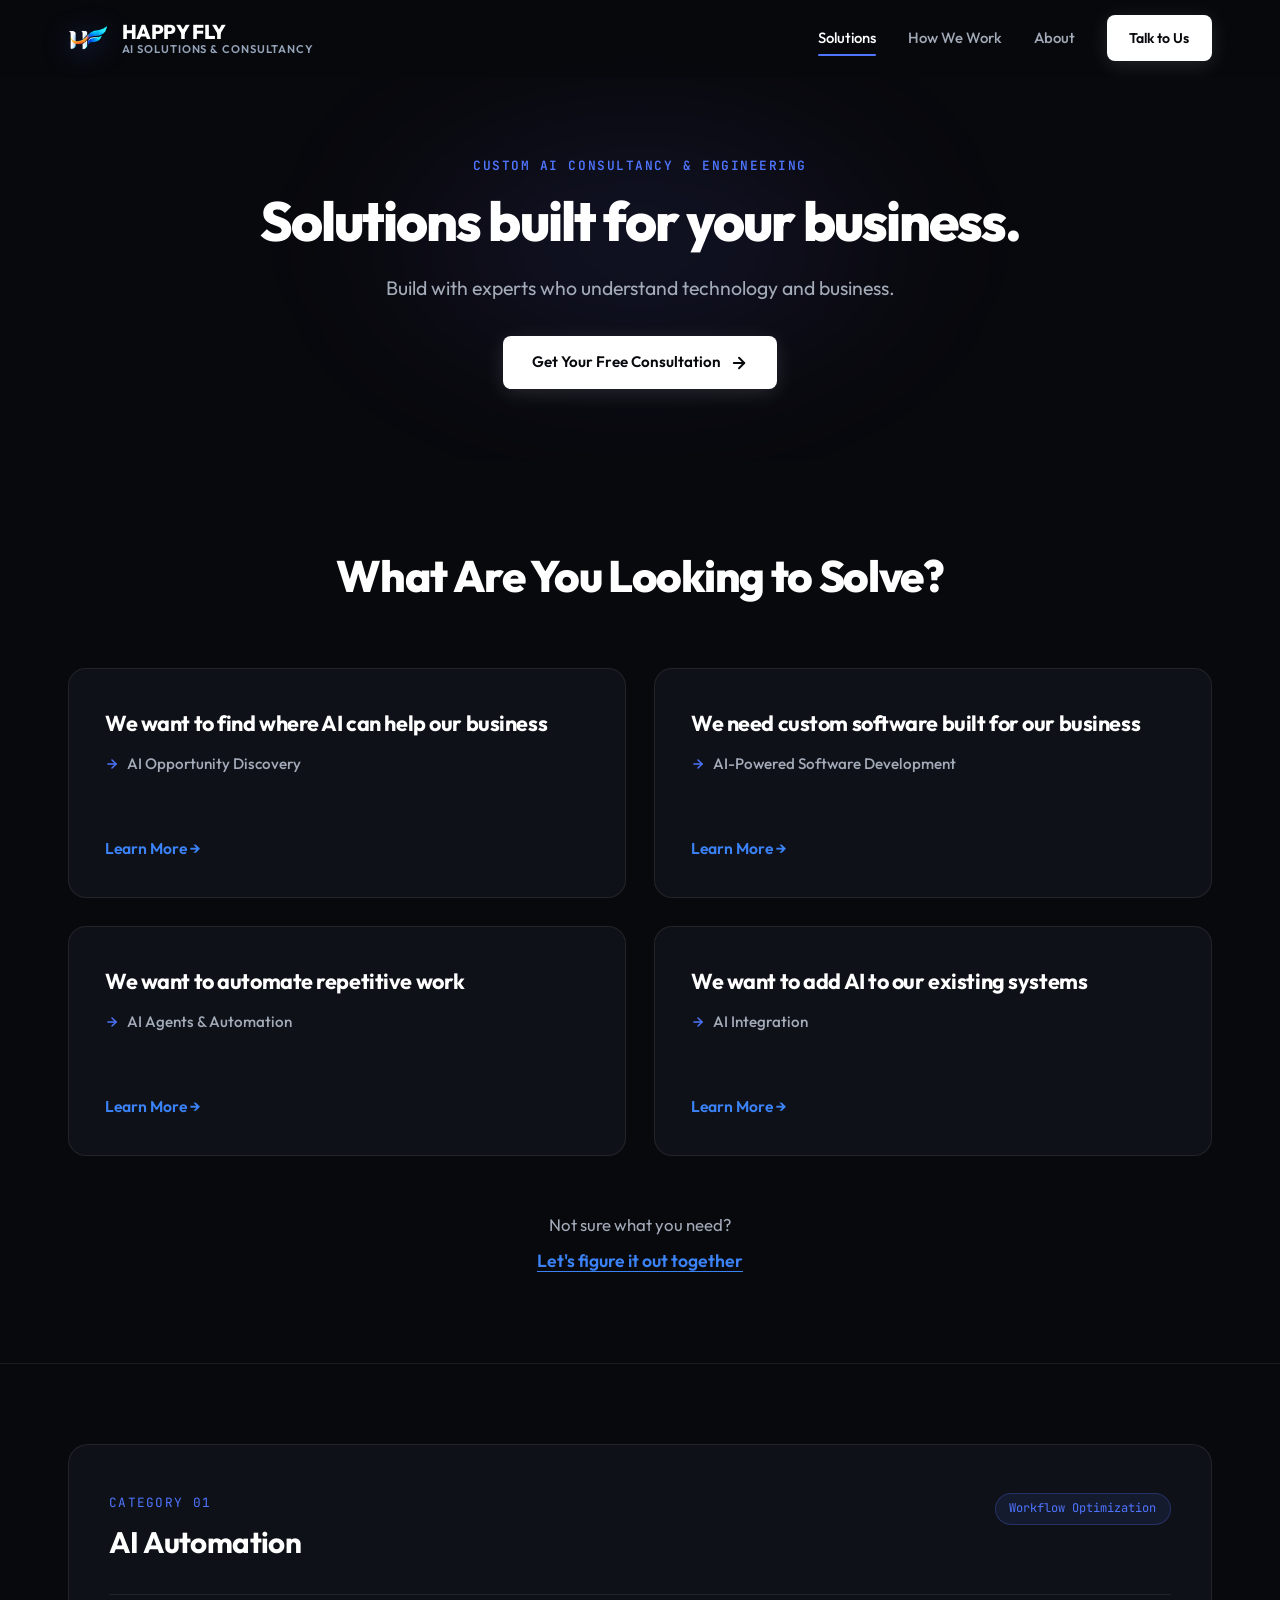
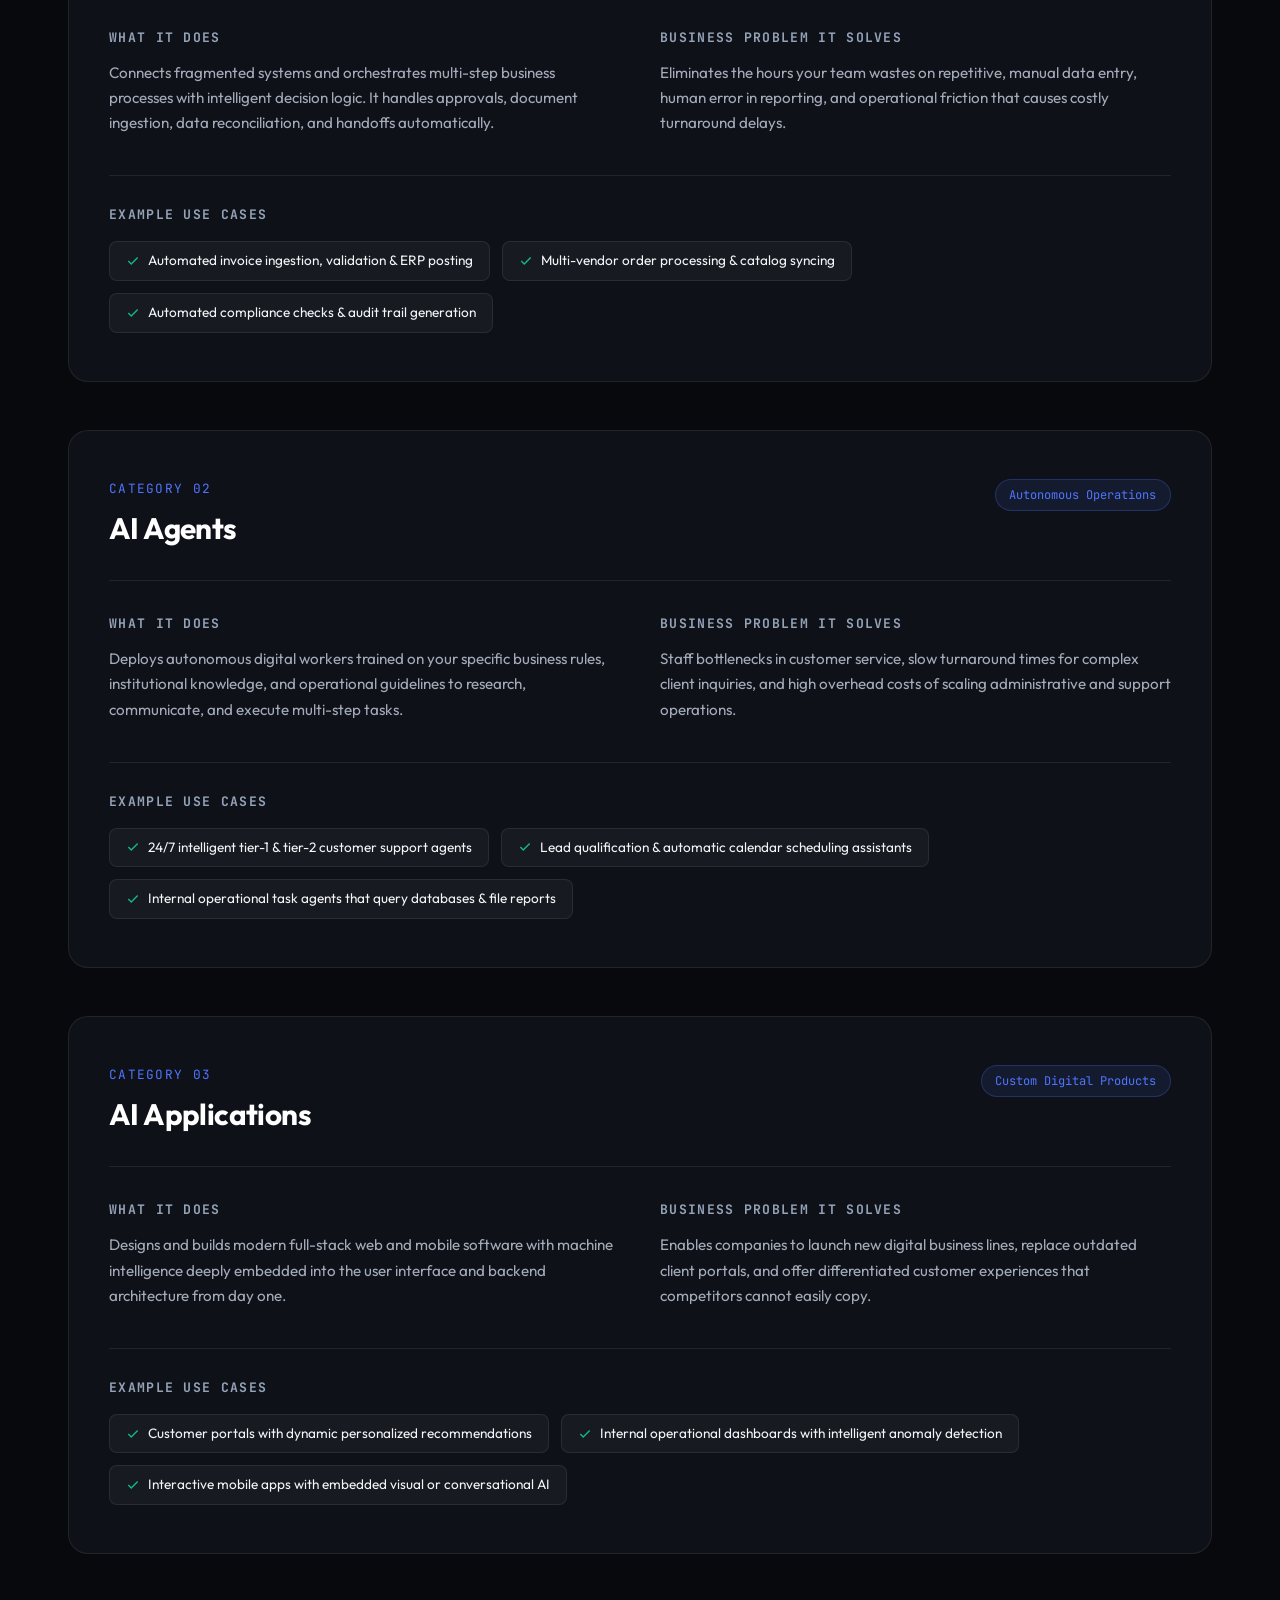
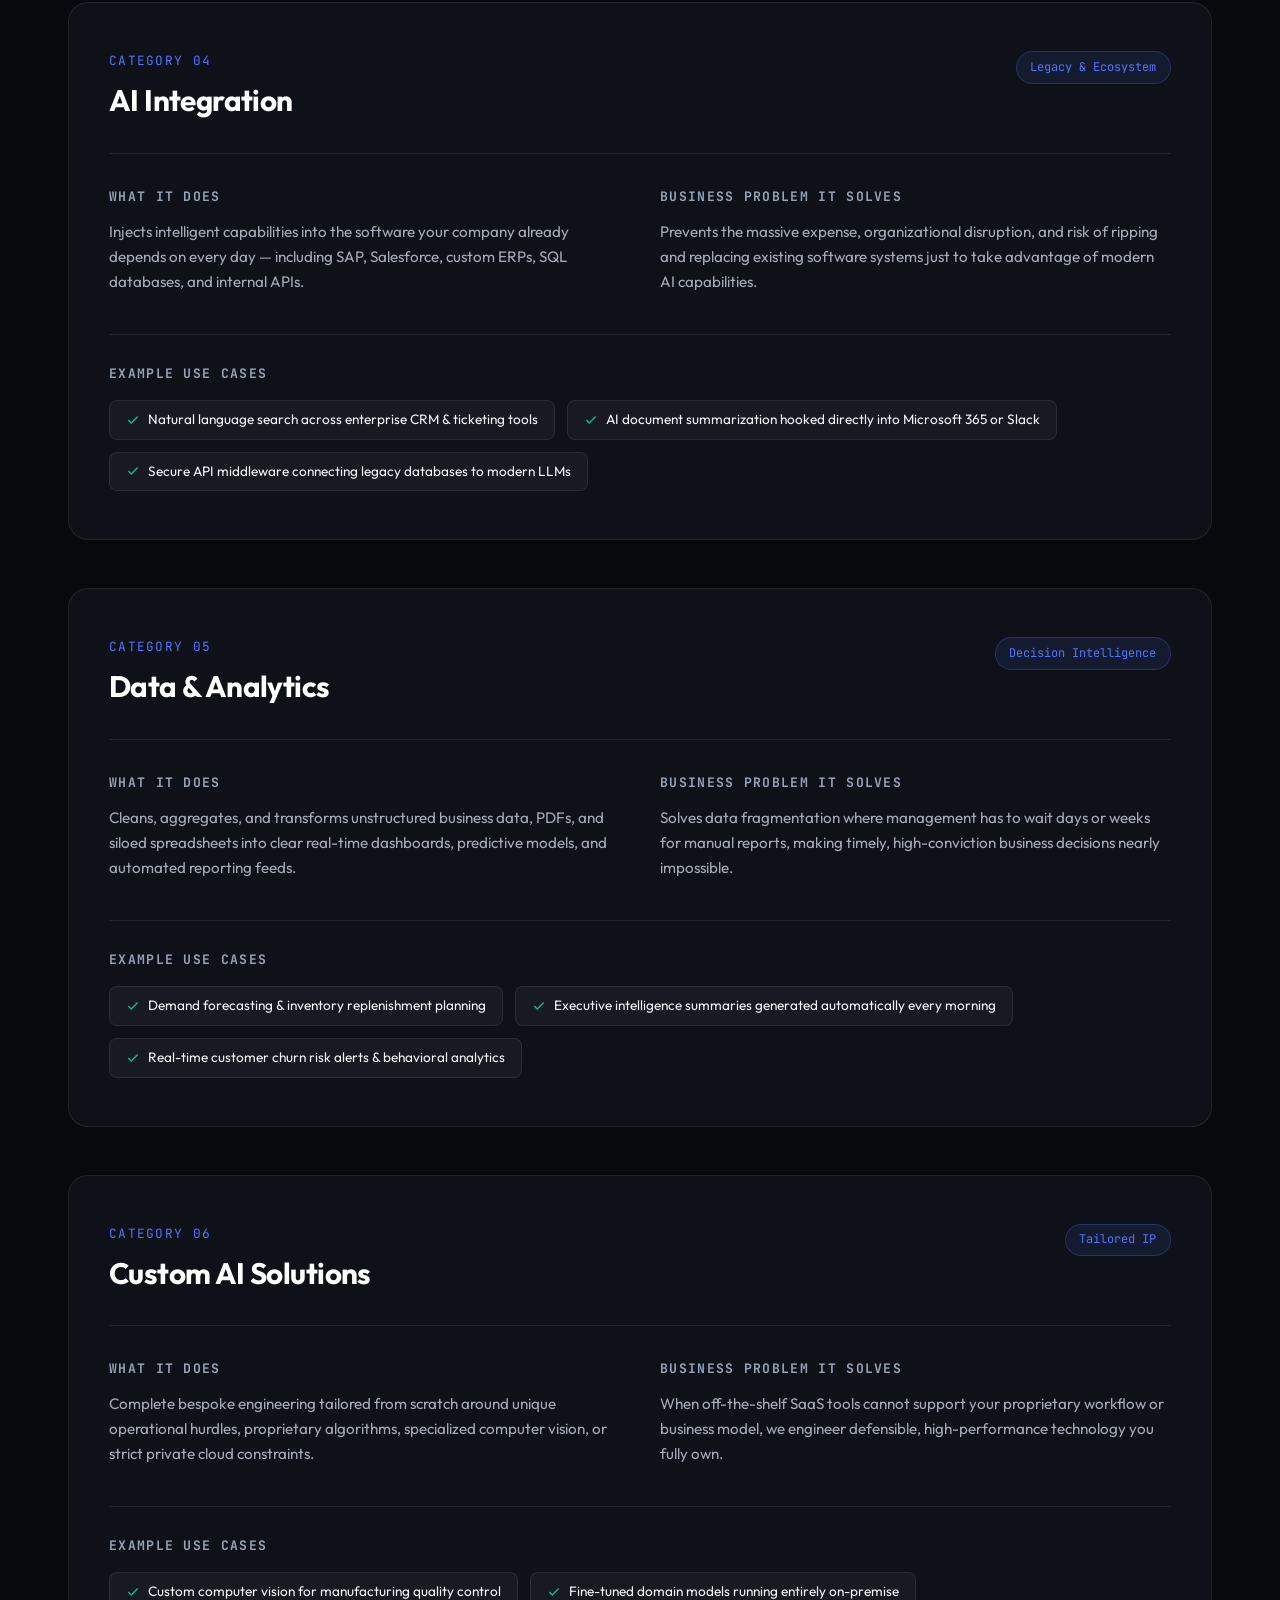
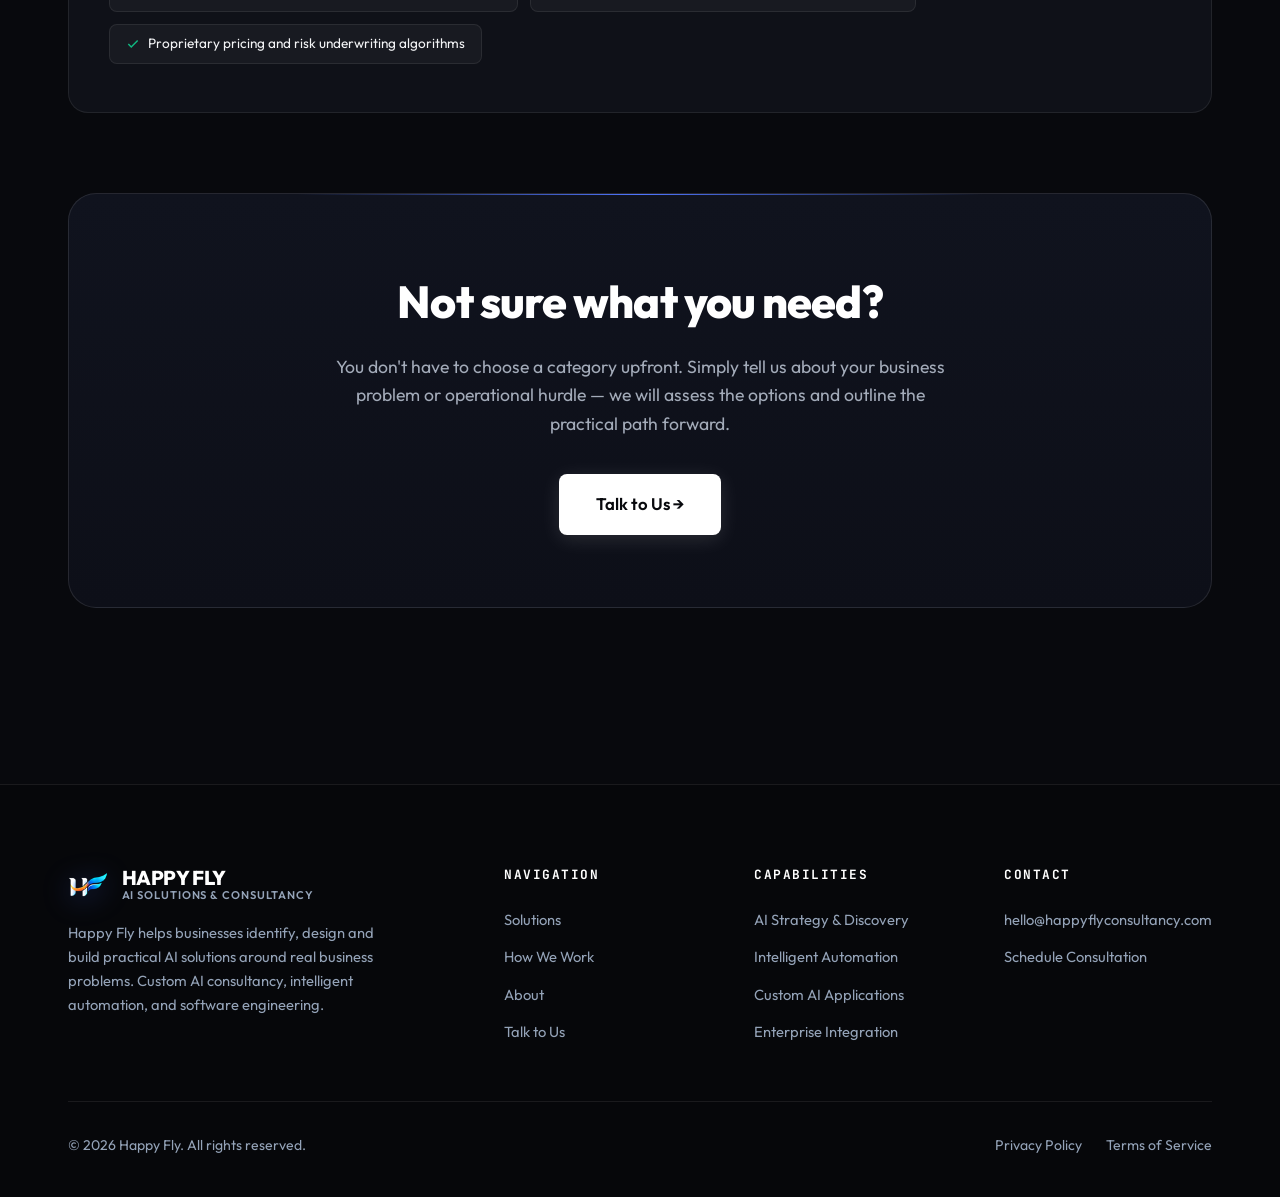
<file: solutions/index.html>
<!DOCTYPE html>
<html lang="en">

<head>
  <meta charset="UTF-8">
  <meta name="viewport" content="width=device-width, initial-scale=1.0">
  <title>Solutions — Happy Fly | AI Solutions &amp; Consultancy</title>
  <meta name="description"
    content="Custom AI, automation, and software solutions designed and built around your company's specific workflow or problem. Built for your business by Happy Fly.">
  <meta property="og:title" content="Solutions — Happy Fly | AI Solutions &amp; Consultancy">
  <meta property="og:description"
    content="Custom AI, automation, and software solutions designed and built around your company's specific workflow or problem. Built for your business by Happy Fly.">
  <meta property="og:type" content="website">
  <meta property="og:image" content="../assets/brand/og-preview.png">
  <meta property="og:image:width" content="1200">
  <meta property="og:image:height" content="630">
  <meta name="twitter:card" content="summary_large_image">
  <meta name="twitter:image" content="../assets/brand/og-preview.png">
  <link rel="icon" type="image/png" sizes="32x32" href="../assets/brand/favicon-32.png">
  <link rel="icon" type="image/png" sizes="16x16" href="../assets/brand/favicon-16.png">
  <link rel="apple-touch-icon" sizes="180x180" href="../assets/brand/apple-touch-icon.png">
  <link rel="shortcut icon" href="../favicon.ico">
  <link rel="preconnect" href="https://fonts.googleapis.com">
  <link rel="preconnect" href="https://fonts.gstatic.com" crossorigin>
  <link
    href="https://fonts.googleapis.com/css2?family=DM+Serif+Display:ital@0;1&family=Outfit:wght@300;400;500;600;700;800&family=JetBrains+Mono:wght@400;500&display=swap"
    rel="stylesheet">
  <link rel="stylesheet" href="../assets/css/styles.css">

  <style>
    /* SOLUTIONS PAGE SPECIFIC STYLES */
    .page-hero .container {
      max-width: 1050px;
    }

    .page-hero h1 {
      font-size: clamp(2rem, 4.3vw, 3.5rem);
    }

    @media (min-width: 860px) {
      .page-hero h1 {
        white-space: nowrap;
      }
    }

    .solutions-deep-grid {
      display: flex;
      flex-direction: column;
      gap: 3rem;
      margin-bottom: 5rem;
    }

    .solution-block {
      background: var(--bg-card);
      border: 1px solid var(--border-subtle);
      border-radius: var(--radius-lg);
      padding: 3rem 2.5rem;
      transition: var(--transition);
      position: relative;
    }

    .solution-block:hover {
      border-color: var(--border-hover);
      background: var(--bg-card-hover);
    }

    .sb-header {
      display: flex;
      align-items: flex-start;
      justify-content: space-between;
      gap: 2rem;
      margin-bottom: 2rem;
      padding-bottom: 1.75rem;
      border-bottom: 1px solid var(--border-subtle);
    }

    .sb-num {
      font-family: var(--font-mono);
      font-size: 0.8rem;
      color: var(--accent-blue);
      text-transform: uppercase;
      letter-spacing: 0.1em;
      margin-bottom: 0.35rem;
      display: block;
    }

    .sb-title {
      font-size: 1.85rem;
      font-weight: 700;
      color: var(--text-white);
      letter-spacing: -0.02em;
    }

    .sb-badge {
      font-family: var(--font-mono);
      font-size: 0.75rem;
      padding: 0.35rem 0.85rem;
      border-radius: var(--radius-full);
      background: rgba(79, 117, 255, 0.1);
      color: var(--accent-blue);
      border: 1px solid rgba(79, 117, 255, 0.25);
      white-space: nowrap;
    }

    .sb-content-grid {
      display: grid;
      grid-template-columns: 1fr 1fr;
      gap: 2.5rem;
      margin-bottom: 2.5rem;
    }

    .sb-section h4 {
      font-size: 0.82rem;
      font-family: var(--font-mono);
      text-transform: uppercase;
      letter-spacing: 0.1em;
      color: var(--text-dim);
      margin-bottom: 0.75rem;
    }

    .sb-section p {
      font-size: 0.95rem;
      color: var(--text-muted);
      line-height: 1.65;
    }

    .sb-usecases {
      padding-top: 1.75rem;
      border-top: 1px solid var(--border-subtle);
    }

    .sb-usecases h4 {
      font-size: 0.82rem;
      font-family: var(--font-mono);
      text-transform: uppercase;
      letter-spacing: 0.1em;
      color: var(--text-dim);
      margin-bottom: 1rem;
    }

    .usecases-pills {
      display: flex;
      flex-wrap: wrap;
      gap: 0.75rem;
    }

    .usecase-pill {
      font-size: 0.85rem;
      background: rgba(255, 255, 255, 0.04);
      border: 1px solid var(--border-subtle);
      border-radius: var(--radius-sm);
      padding: 0.5rem 1rem;
      color: var(--text-main);
      display: inline-flex;
      align-items: center;
      gap: 0.5rem;
    }

    .usecase-pill svg {
      width: 14px;
      height: 14px;
      color: var(--accent-teal);
    }

    /* UNSURE BANNER */
    .unsure-banner {
      background: linear-gradient(180deg, #10131E 0%, #0D0F18 100%);
      border: 1px solid rgba(255, 255, 255, 0.1);
      border-radius: var(--radius-xl);
      padding: 4.5rem 3rem;
      text-align: center;
      margin-bottom: 6rem;
      position: relative;
      overflow: hidden;
    }

    .unsure-banner::before {
      content: '';
      position: absolute;
      top: 0;
      left: 20%;
      right: 20%;
      height: 1px;
      background: linear-gradient(90deg, transparent, var(--accent-blue), transparent);
    }

    .unsure-banner h2 {
      font-size: clamp(2rem, 3.8vw, 2.8rem);
      font-weight: 800;
      color: var(--text-white);
      margin-bottom: 1rem;
      letter-spacing: -0.02em;
    }

    .unsure-banner p {
      font-size: 1.1rem;
      color: var(--text-muted);
      max-width: 620px;
      margin: 0 auto 2.25rem;
      line-height: 1.6;
    }

    @media (max-width: 768px) {
      .sb-header {
        flex-direction: column;
        align-items: flex-start;
        gap: 0.75rem;
      }

      .sb-content-grid {
        grid-template-columns: 1fr;
        gap: 1.5rem;
      }

      .solution-block {
        padding: 2.25rem 1.75rem;
      }

      .unsure-banner {
        padding: 3rem 1.75rem;
      }
    }

    /* WHAT ARE YOU LOOKING TO SOLVE (2x2 GRID) */
    .looking-to-solve-section {
      padding: 5rem 0 5.5rem;
      border-bottom: 1px solid var(--border-subtle);
      position: relative;
    }

    .lts-title {
      text-align: center;
      font-size: clamp(2.1rem, 3.8vw, 2.75rem);
      font-weight: 800;
      color: var(--text-white);
      letter-spacing: -0.03em;
      margin-bottom: 3.5rem;
    }

    .lts-grid {
      display: grid;
      grid-template-columns: repeat(2, 1fr);
      gap: 1.75rem;
      margin-bottom: 3.5rem;
    }

    .lts-card {
      background: var(--bg-card);
      border: 1px solid var(--border-subtle);
      border-radius: 18px;
      padding: 2.5rem 2.25rem 2.25rem;
      display: flex;
      flex-direction: column;
      justify-content: space-between;
      min-height: 230px;
      transition: var(--transition);
      position: relative;
    }

    .lts-card:hover {
      background: var(--bg-card-hover);
      border-color: rgba(79, 117, 255, 0.4);
      transform: translateY(-4px);
      box-shadow: 0 16px 36px -8px rgba(0, 0, 0, 0.55), 0 0 24px rgba(79, 117, 255, 0.12);
    }

    .lts-card-title {
      font-size: 1.35rem;
      font-weight: 700;
      color: var(--text-white);
      letter-spacing: -0.02em;
      line-height: 1.35;
      margin-bottom: 0.85rem;
    }

    .lts-category {
      font-size: 0.95rem;
      color: var(--text-muted);
      display: flex;
      align-items: center;
      gap: 0.5rem;
      font-weight: 500;
      margin-bottom: 2rem;
    }

    .lts-category svg {
      width: 14px;
      height: 14px;
      color: var(--accent-blue);
      flex-shrink: 0;
    }

    .lts-link {
      display: inline-flex;
      align-items: center;
      gap: 0.4rem;
      font-size: 0.98rem;
      font-weight: 600;
      color: #3B82F6;
      text-decoration: none;
      transition: var(--transition);
      margin-top: auto;
    }

    .lts-link:hover {
      color: #60A5FA;
      gap: 0.6rem;
    }

    .lts-bottom-cta {
      text-align: center;
    }

    .lts-bottom-question {
      font-size: 1.05rem;
      color: var(--text-muted);
      margin-bottom: 0.5rem;
    }

    .lts-bottom-link {
      color: #3B82F6;
      font-weight: 600;
      font-size: 1.1rem;
      text-decoration: underline;
      text-underline-offset: 4px;
      transition: var(--transition);
      display: inline-flex;
      align-items: center;
      gap: 0.4rem;
    }

    .lts-bottom-link:hover {
      color: #60A5FA;
      gap: 0.6rem;
    }

    @media (max-width: 768px) {
      .lts-grid {
        grid-template-columns: 1fr;
        gap: 1.25rem;
      }

      .lts-card {
        padding: 2rem 1.75rem;
        min-height: auto;
      }
    }
  </style>
</head>

<body>

  <!-- GLOBAL NAVIGATION -->
  <nav id="navbar">
    <div class="container">
      <a href="../" class="nav-brand">
        <img src="../assets/brand/logo-mark-64.png" alt="Happy Fly Logo" class="nav-brand-logo-mark" width="40" height="40">
        <div class="nav-brand-title">
          HAPPY FLY
          <span class="nav-brand-subtitle">AI Solutions &amp; Consultancy</span>
        </div>
      </a>

      <div class="nav-menu">
        <a href="../solutions/" class="nav-link active">Solutions</a>
        <!-- [PRESERVED: <a href="../products/" class="nav-link">Products</a>] -->
        <a href="../how-we-work/" class="nav-link">How We Work</a>
        <a href="../about/" class="nav-link">About</a>
        <a href="../contact/" class="btn btn-primary nav-cta">Talk to Us</a>
      </div>

      <button class="mobile-toggle" id="mobileToggle" aria-label="Toggle Navigation">
        <span></span>
        <span></span>
        <span></span>
      </button>
    </div>
  </nav>

  <!-- MOBILE NAVIGATION DRAWER -->
  <div class="mobile-drawer" id="mobileDrawer">
    <a href="../solutions/" class="nav-link mobile-link">Solutions</a>
    <!-- [PRESERVED: <a href="../products/" class="nav-link mobile-link">Products</a>] -->
    <a href="../how-we-work/" class="nav-link mobile-link">How We Work</a>
    <a href="../about/" class="nav-link mobile-link">About</a>
    <a href="../contact/" class="btn btn-primary mobile-link">Talk to Us</a>
  </div>

  <!-- HERO -->
  <section class="page-hero">
    <div class="page-hero-glow"></div>
    <div class="container">
      <span class="section-eyebrow">Custom AI Consultancy &amp; Engineering</span>
      <h1>Solutions built for your business.</h1>
      <p>
        Build with experts who understand technology and business.
      </p>

      <div class="hero-actions" style="margin-top: 2rem; display: flex; justify-content: center;">
        <a href="../contact/" class="btn btn-primary">
          Get Your Free Consultation
          <svg width="18" height="18" viewBox="0 0 24 24" fill="none" stroke="currentColor" stroke-width="2.5"
            stroke-linecap="round" stroke-linejoin="round">
            <line x1="5" y1="12" x2="19" y2="12"></line>
            <polyline points="12 5 19 12 12 19"></polyline>
          </svg>
        </a>
      </div>
    </div>
  </section>

  <!-- WHAT ARE YOU LOOKING TO SOLVE? -->
  <section class="looking-to-solve-section" id="looking-to-solve">
    <div class="container">
      <h2 class="lts-title">What Are You Looking to Solve?</h2>

      <div class="lts-grid">
        <!-- CARD 1 -->
        <div class="lts-card">
          <div>
            <h3 class="lts-card-title">We want to find where AI can help our business</h3>
            <div class="lts-category">
              <svg viewBox="0 0 24 24" fill="none" stroke="currentColor" stroke-width="2.5" stroke-linecap="round"
                stroke-linejoin="round">
                <line x1="5" y1="12" x2="19" y2="12"></line>
                <polyline points="12 5 19 12 12 19"></polyline>
              </svg>
              AI Opportunity Discovery
            </div>
          </div>
          <a href="#use-cases" class="lts-link">Learn More &rarr;</a>
        </div>

        <!-- CARD 2 -->
        <div class="lts-card">
          <div>
            <h3 class="lts-card-title">We need custom software built for our business</h3>
            <div class="lts-category">
              <svg viewBox="0 0 24 24" fill="none" stroke="currentColor" stroke-width="2.5" stroke-linecap="round"
                stroke-linejoin="round">
                <line x1="5" y1="12" x2="19" y2="12"></line>
                <polyline points="12 5 19 12 12 19"></polyline>
              </svg>
              AI-Powered Software Development
            </div>
          </div>
          <a href="#applications" class="lts-link">Learn More &rarr;</a>
        </div>

        <!-- CARD 3 -->
        <div class="lts-card">
          <div>
            <h3 class="lts-card-title">We want to automate repetitive work</h3>
            <div class="lts-category">
              <svg viewBox="0 0 24 24" fill="none" stroke="currentColor" stroke-width="2.5" stroke-linecap="round"
                stroke-linejoin="round">
                <line x1="5" y1="12" x2="19" y2="12"></line>
                <polyline points="12 5 19 12 12 19"></polyline>
              </svg>
              AI Agents &amp; Automation
            </div>
          </div>
          <a href="#agents" class="lts-link">Learn More &rarr;</a>
        </div>

        <!-- CARD 4 -->
        <div class="lts-card">
          <div>
            <h3 class="lts-card-title">We want to add AI to our existing systems</h3>
            <div class="lts-category">
              <svg viewBox="0 0 24 24" fill="none" stroke="currentColor" stroke-width="2.5" stroke-linecap="round"
                stroke-linejoin="round">
                <line x1="5" y1="12" x2="19" y2="12"></line>
                <polyline points="12 5 19 12 12 19"></polyline>
              </svg>
              AI Integration
            </div>
          </div>
          <a href="#integration" class="lts-link">Learn More &rarr;</a>
        </div>
      </div>

      <div class="lts-bottom-cta">
        <p class="lts-bottom-question">Not sure what you need?</p>
        <a href="../contact/" class="lts-bottom-link">Let's figure it out together</a>
      </div>
    </div>
  </section>

  <!-- SOLUTIONS DETAILED CAPABILITIES -->
  <section style="padding: 5rem 0 5rem;">
    <div class="container">
      <div class="solutions-deep-grid">

        <!-- 1. AI AUTOMATION / USE CASES -->
        <div class="solution-block" id="use-cases">
          <div class="sb-header">
            <div>
              <span class="sb-num">Category 01</span>
              <h3 class="sb-title">AI Automation</h3>
            </div>
            <span class="sb-badge">Workflow Optimization</span>
          </div>

          <div class="sb-content-grid">
            <div class="sb-section">
              <h4>What It Does</h4>
              <p>
                Connects fragmented systems and orchestrates multi-step business processes with intelligent decision
                logic. It handles approvals, document ingestion, data reconciliation, and handoffs automatically.
              </p>
            </div>
            <div class="sb-section">
              <h4>Business Problem It Solves</h4>
              <p>
                Eliminates the hours your team wastes on repetitive, manual data entry, human error in reporting, and
                operational friction that causes costly turnaround delays.
              </p>
            </div>
          </div>

          <div class="sb-usecases">
            <h4>Example Use Cases</h4>
            <div class="usecases-pills">
              <span class="usecase-pill"><svg viewBox="0 0 24 24" fill="none" stroke="currentColor" stroke-width="2.5">
                  <polyline points="20 6 9 17 4 12" />
                </svg> Automated invoice ingestion, validation &amp; ERP posting</span>
              <span class="usecase-pill"><svg viewBox="0 0 24 24" fill="none" stroke="currentColor" stroke-width="2.5">
                  <polyline points="20 6 9 17 4 12" />
                </svg> Multi-vendor order processing &amp; catalog syncing</span>
              <span class="usecase-pill"><svg viewBox="0 0 24 24" fill="none" stroke="currentColor" stroke-width="2.5">
                  <polyline points="20 6 9 17 4 12" />
                </svg> Automated compliance checks &amp; audit trail generation</span>
            </div>
          </div>
        </div>

        <!-- 2. AI AGENTS -->
        <div class="solution-block" id="agents">
          <div class="sb-header">
            <div>
              <span class="sb-num">Category 02</span>
              <h3 class="sb-title">AI Agents</h3>
            </div>
            <span class="sb-badge">Autonomous Operations</span>
          </div>

          <div class="sb-content-grid">
            <div class="sb-section">
              <h4>What It Does</h4>
              <p>
                Deploys autonomous digital workers trained on your specific business rules, institutional knowledge, and
                operational guidelines to research, communicate, and execute multi-step tasks.
              </p>
            </div>
            <div class="sb-section">
              <h4>Business Problem It Solves</h4>
              <p>
                Staff bottlenecks in customer service, slow turnaround times for complex client inquiries, and high
                overhead costs of scaling administrative and support operations.
              </p>
            </div>
          </div>

          <div class="sb-usecases">
            <h4>Example Use Cases</h4>
            <div class="usecases-pills">
              <span class="usecase-pill"><svg viewBox="0 0 24 24" fill="none" stroke="currentColor" stroke-width="2.5">
                  <polyline points="20 6 9 17 4 12" />
                </svg> 24/7 intelligent tier-1 &amp; tier-2 customer support agents</span>
              <span class="usecase-pill"><svg viewBox="0 0 24 24" fill="none" stroke="currentColor" stroke-width="2.5">
                  <polyline points="20 6 9 17 4 12" />
                </svg> Lead qualification &amp; automatic calendar scheduling assistants</span>
              <span class="usecase-pill"><svg viewBox="0 0 24 24" fill="none" stroke="currentColor" stroke-width="2.5">
                  <polyline points="20 6 9 17 4 12" />
                </svg> Internal operational task agents that query databases &amp; file reports</span>
            </div>
          </div>
        </div>

        <!-- 3. AI APPLICATIONS -->
        <div class="solution-block" id="applications">
          <div class="sb-header">
            <div>
              <span class="sb-num">Category 03</span>
              <h3 class="sb-title">AI Applications</h3>
            </div>
            <span class="sb-badge">Custom Digital Products</span>
          </div>

          <div class="sb-content-grid">
            <div class="sb-section">
              <h4>What It Does</h4>
              <p>
                Designs and builds modern full-stack web and mobile software with machine intelligence deeply embedded
                into the user interface and backend architecture from day one.
              </p>
            </div>
            <div class="sb-section">
              <h4>Business Problem It Solves</h4>
              <p>
                Enables companies to launch new digital business lines, replace outdated client portals, and offer
                differentiated customer experiences that competitors cannot easily copy.
              </p>
            </div>
          </div>

          <div class="sb-usecases">
            <h4>Example Use Cases</h4>
            <div class="usecases-pills">
              <span class="usecase-pill"><svg viewBox="0 0 24 24" fill="none" stroke="currentColor" stroke-width="2.5">
                  <polyline points="20 6 9 17 4 12" />
                </svg> Customer portals with dynamic personalized recommendations</span>
              <span class="usecase-pill"><svg viewBox="0 0 24 24" fill="none" stroke="currentColor" stroke-width="2.5">
                  <polyline points="20 6 9 17 4 12" />
                </svg> Internal operational dashboards with intelligent anomaly detection</span>
              <span class="usecase-pill"><svg viewBox="0 0 24 24" fill="none" stroke="currentColor" stroke-width="2.5">
                  <polyline points="20 6 9 17 4 12" />
                </svg> Interactive mobile apps with embedded visual or conversational AI</span>
            </div>
          </div>
        </div>

        <!-- 4. AI INTEGRATION -->
        <div class="solution-block" id="integration">
          <div class="sb-header">
            <div>
              <span class="sb-num">Category 04</span>
              <h3 class="sb-title">AI Integration</h3>
            </div>
            <span class="sb-badge">Legacy &amp; Ecosystem</span>
          </div>

          <div class="sb-content-grid">
            <div class="sb-section">
              <h4>What It Does</h4>
              <p>
                Injects intelligent capabilities into the software your company already depends on every day — including
                SAP, Salesforce, custom ERPs, SQL databases, and internal APIs.
              </p>
            </div>
            <div class="sb-section">
              <h4>Business Problem It Solves</h4>
              <p>
                Prevents the massive expense, organizational disruption, and risk of ripping and replacing existing
                software systems just to take advantage of modern AI capabilities.
              </p>
            </div>
          </div>

          <div class="sb-usecases">
            <h4>Example Use Cases</h4>
            <div class="usecases-pills">
              <span class="usecase-pill"><svg viewBox="0 0 24 24" fill="none" stroke="currentColor" stroke-width="2.5">
                  <polyline points="20 6 9 17 4 12" />
                </svg> Natural language search across enterprise CRM &amp; ticketing tools</span>
              <span class="usecase-pill"><svg viewBox="0 0 24 24" fill="none" stroke="currentColor" stroke-width="2.5">
                  <polyline points="20 6 9 17 4 12" />
                </svg> AI document summarization hooked directly into Microsoft 365 or Slack</span>
              <span class="usecase-pill"><svg viewBox="0 0 24 24" fill="none" stroke="currentColor" stroke-width="2.5">
                  <polyline points="20 6 9 17 4 12" />
                </svg> Secure API middleware connecting legacy databases to modern LLMs</span>
            </div>
          </div>
        </div>

        <!-- 5. DATA & ANALYTICS -->
        <div class="solution-block">
          <div class="sb-header">
            <div>
              <span class="sb-num">Category 05</span>
              <h3 class="sb-title">Data &amp; Analytics</h3>
            </div>
            <span class="sb-badge">Decision Intelligence</span>
          </div>

          <div class="sb-content-grid">
            <div class="sb-section">
              <h4>What It Does</h4>
              <p>
                Cleans, aggregates, and transforms unstructured business data, PDFs, and siloed spreadsheets into clear
                real-time dashboards, predictive models, and automated reporting feeds.
              </p>
            </div>
            <div class="sb-section">
              <h4>Business Problem It Solves</h4>
              <p>
                Solves data fragmentation where management has to wait days or weeks for manual reports, making timely,
                high-conviction business decisions nearly impossible.
              </p>
            </div>
          </div>

          <div class="sb-usecases">
            <h4>Example Use Cases</h4>
            <div class="usecases-pills">
              <span class="usecase-pill"><svg viewBox="0 0 24 24" fill="none" stroke="currentColor" stroke-width="2.5">
                  <polyline points="20 6 9 17 4 12" />
                </svg> Demand forecasting &amp; inventory replenishment planning</span>
              <span class="usecase-pill"><svg viewBox="0 0 24 24" fill="none" stroke="currentColor" stroke-width="2.5">
                  <polyline points="20 6 9 17 4 12" />
                </svg> Executive intelligence summaries generated automatically every morning</span>
              <span class="usecase-pill"><svg viewBox="0 0 24 24" fill="none" stroke="currentColor" stroke-width="2.5">
                  <polyline points="20 6 9 17 4 12" />
                </svg> Real-time customer churn risk alerts &amp; behavioral analytics</span>
            </div>
          </div>
        </div>

        <!-- 6. CUSTOM AI SOLUTIONS -->
        <div class="solution-block">
          <div class="sb-header">
            <div>
              <span class="sb-num">Category 06</span>
              <h3 class="sb-title">Custom AI Solutions</h3>
            </div>
            <span class="sb-badge">Tailored IP</span>
          </div>

          <div class="sb-content-grid">
            <div class="sb-section">
              <h4>What It Does</h4>
              <p>
                Complete bespoke engineering tailored from scratch around unique operational hurdles, proprietary
                algorithms, specialized computer vision, or strict private cloud constraints.
              </p>
            </div>
            <div class="sb-section">
              <h4>Business Problem It Solves</h4>
              <p>
                When off-the-shelf SaaS tools cannot support your proprietary workflow or business model, we engineer
                defensible, high-performance technology you fully own.
              </p>
            </div>
          </div>

          <div class="sb-usecases">
            <h4>Example Use Cases</h4>
            <div class="usecases-pills">
              <span class="usecase-pill"><svg viewBox="0 0 24 24" fill="none" stroke="currentColor" stroke-width="2.5">
                  <polyline points="20 6 9 17 4 12" />
                </svg> Custom computer vision for manufacturing quality control</span>
              <span class="usecase-pill"><svg viewBox="0 0 24 24" fill="none" stroke="currentColor" stroke-width="2.5">
                  <polyline points="20 6 9 17 4 12" />
                </svg> Fine-tuned domain models running entirely on-premise</span>
              <span class="usecase-pill"><svg viewBox="0 0 24 24" fill="none" stroke="currentColor" stroke-width="2.5">
                  <polyline points="20 6 9 17 4 12" />
                </svg> Proprietary pricing and risk underwriting algorithms</span>
            </div>
          </div>
        </div>

      </div>

      <!-- NOT SURE WHAT YOU NEED BANNER -->
      <div class="unsure-banner">
        <h2>Not sure what you need?</h2>
        <p>
          You don't have to choose a category upfront. Simply tell us about your business problem or operational hurdle
          — we will assess the options and outline the practical path forward.
        </p>
        <a href="../contact/" class="btn btn-primary" style="padding:1rem 2.25rem; font-size:1.05rem">
          Talk to Us &rarr;
        </a>
      </div>
    </div>
  </section>

  <!-- FOOTER -->
  <footer>
    <div class="container">
      <div class="footer-grid">
        <div class="footer-brand">
          <a href="../" class="nav-brand">
            <img src="../assets/brand/logo-mark-64.png" alt="Happy Fly Logo" class="nav-brand-logo-mark" width="40" height="40">
            <div class="nav-brand-title">
              HAPPY FLY
              <span class="nav-brand-subtitle">AI Solutions &amp; Consultancy</span>
            </div>
          </a>
          <p>
            Happy Fly helps businesses identify, design and build practical AI solutions around real business problems.
            Custom AI consultancy, intelligent automation, and software engineering.
          </p>
        </div>

        <div class="footer-col">
          <h4>Navigation</h4>
          <ul class="footer-links">
            <li><a href="../solutions/">Solutions</a></li>
            <!-- [PRESERVED: <li><a href="../products/">Products</a></li>] -->
            <li><a href="../how-we-work/">How We Work</a></li>
            <li><a href="../about/">About</a></li>
            <li><a href="../contact/">Talk to Us</a></li>
          </ul>
        </div>

        <div class="footer-col">
          <h4>Capabilities</h4>
          <ul class="footer-links">
            <li><a href="../solutions/">AI Strategy &amp; Discovery</a></li>
            <li><a href="../solutions/">Intelligent Automation</a></li>
            <li><a href="../solutions/">Custom AI Applications</a></li>
            <li><a href="../solutions/">Enterprise Integration</a></li>
          </ul>
        </div>
        <!-- [PRESERVED:
        <div class="footer-col">
          <h4>Products</h4>
          <ul class="footer-links">
            <li><a href="../karatIQ/">KaratIQ</a></li>
            <li><a href="../athitios/">Atithi OS</a></li>
          </ul>
        </div>
        ]-->

        <div class="footer-col">
          <h4>Contact</h4>
          <ul class="footer-links">
            <li><a href="mailto:hello@happyflyconsultancy.com">hello@happyflyconsultancy.com</a></li>
            <li><a href="../contact/">Schedule Consultation</a></li>
          </ul>
        </div>
      </div>

      <div class="footer-bottom">
        <div>&copy; 2026 Happy Fly. All rights reserved.</div>
        <div style="display:flex; gap:1.5rem">
          <a href="../privacy/" style="color:var(--text-dim); text-decoration:none">Privacy Policy</a>
          <a href="../terms/" style="color:var(--text-dim); text-decoration:none">Terms of Service</a>
        </div>
      </div>
    </div>
  </footer>

  <script>
    const navbar = document.getElementById('navbar');
    window.addEventListener('scroll', () => {
      navbar.classList.toggle('scrolled', window.scrollY > 40);
    });

    const mobileToggle = document.getElementById('mobileToggle');
    const mobileDrawer = document.getElementById('mobileDrawer');
    if (mobileToggle && mobileDrawer) {
      mobileToggle.addEventListener('click', () => {
        const isOpen = mobileDrawer.classList.toggle('open');
        mobileToggle.classList.toggle('active', isOpen);
        mobileToggle.setAttribute('aria-expanded', isOpen);
        document.body.style.overflow = isOpen ? 'hidden' : '';
      });
      document.querySelectorAll('.mobile-link').forEach(link => {
        link.addEventListener('click', () => {
          mobileDrawer.classList.remove('open');
          mobileToggle.classList.remove('active');
          mobileToggle.setAttribute('aria-expanded', 'false');
          document.body.style.overflow = '';
        });
      });
    }
  </script>
</body>

</html>
</file>
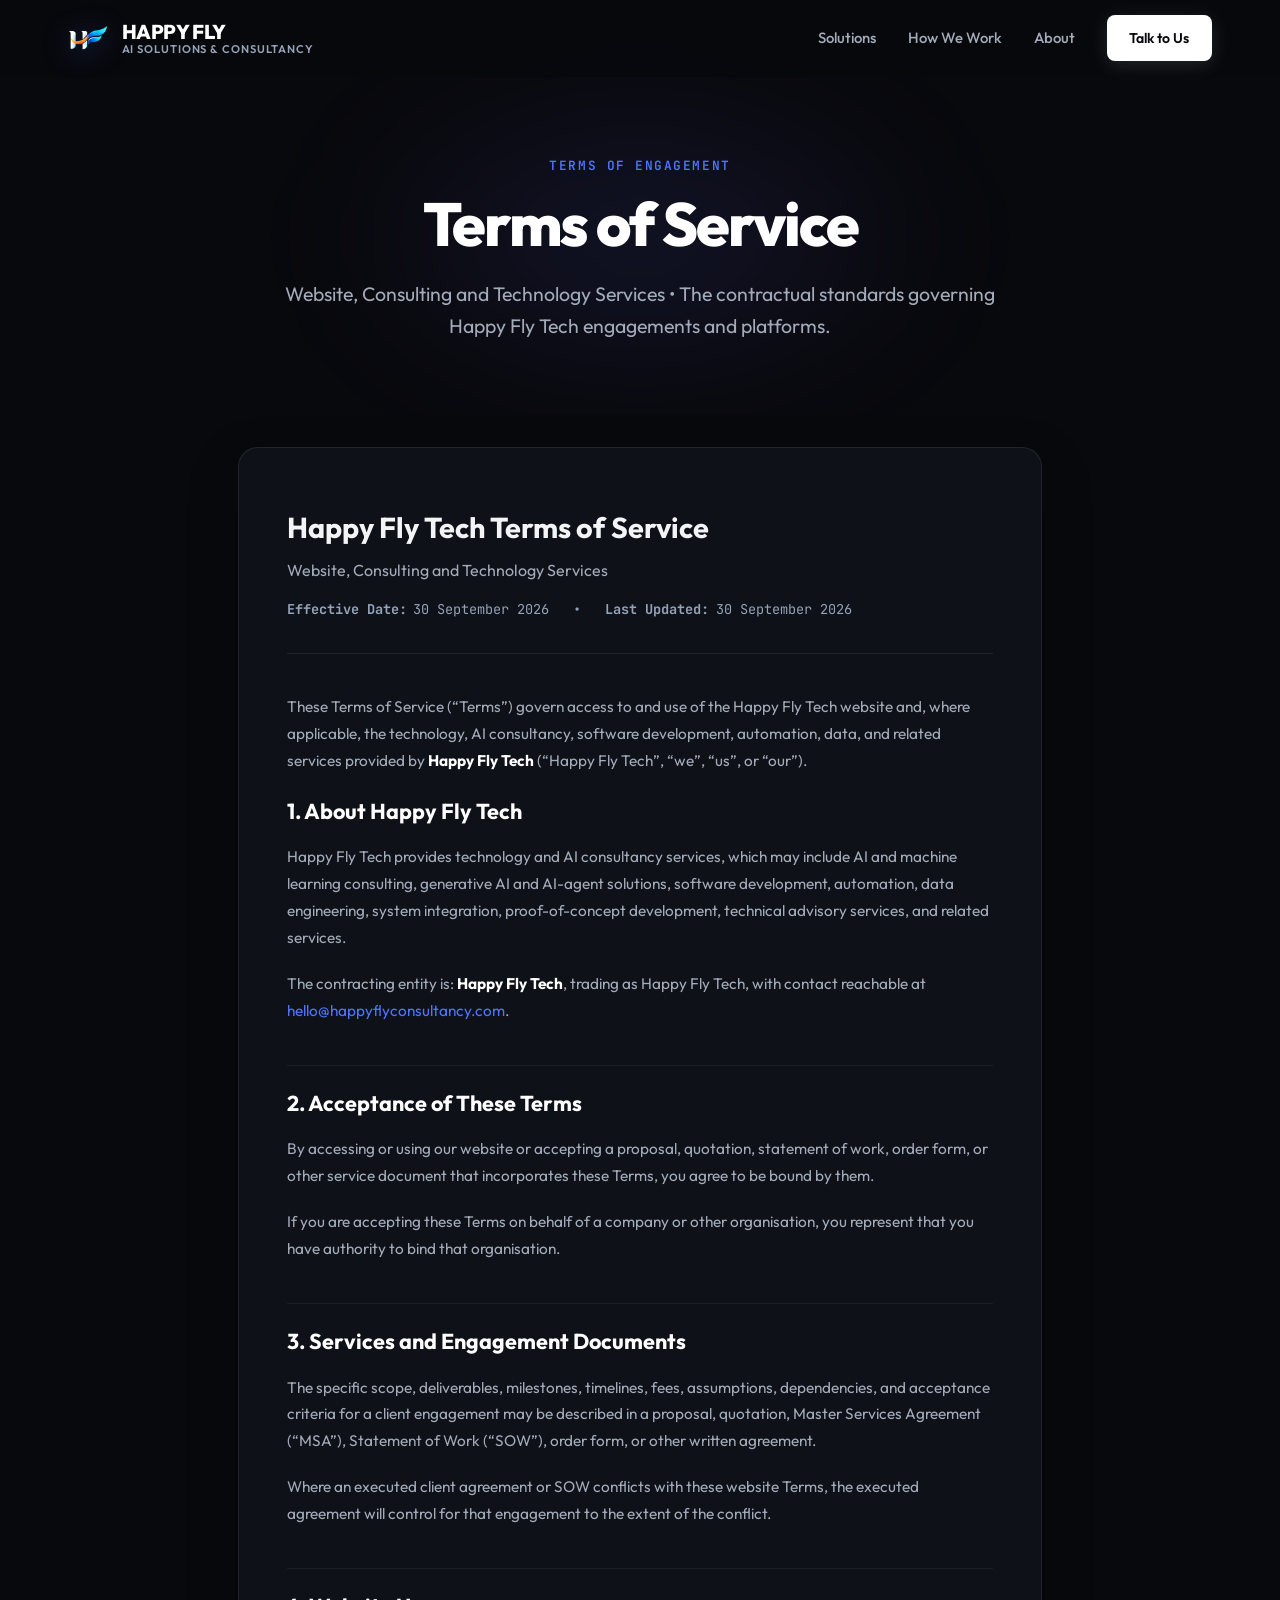
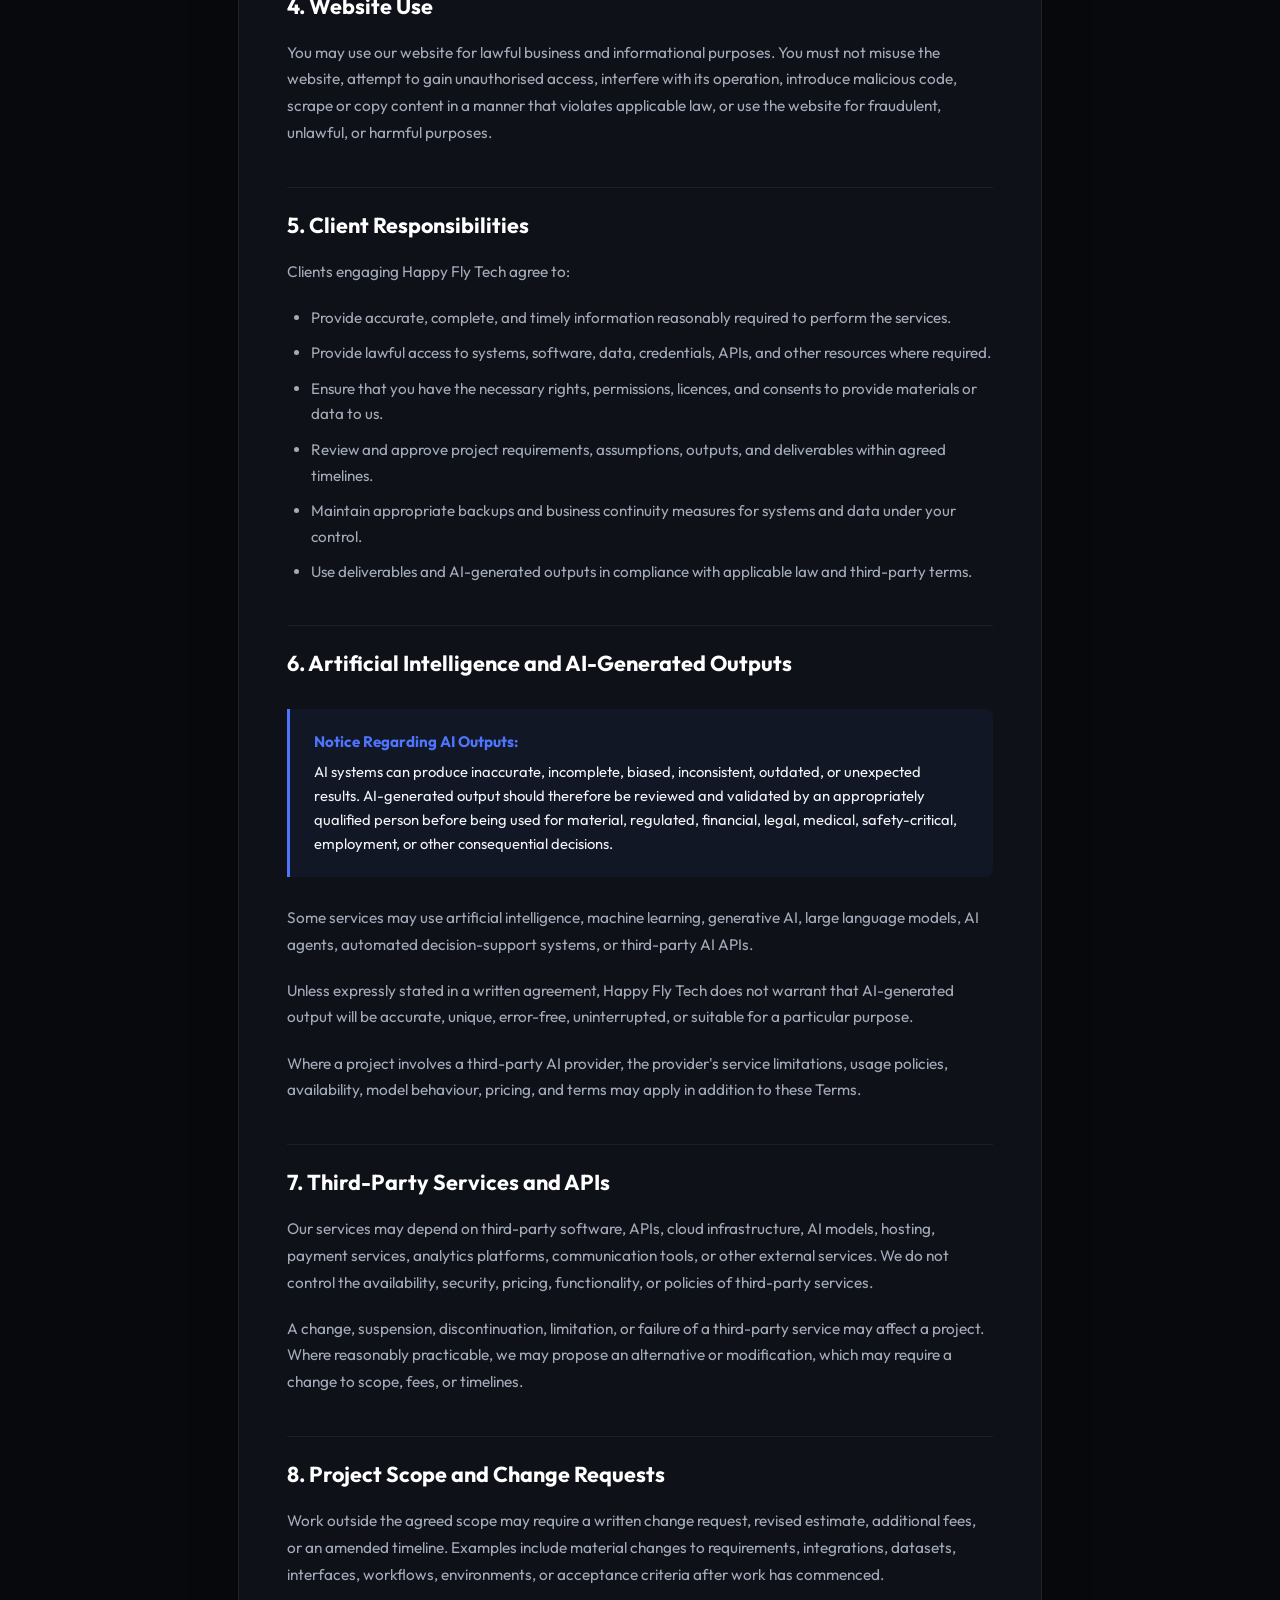
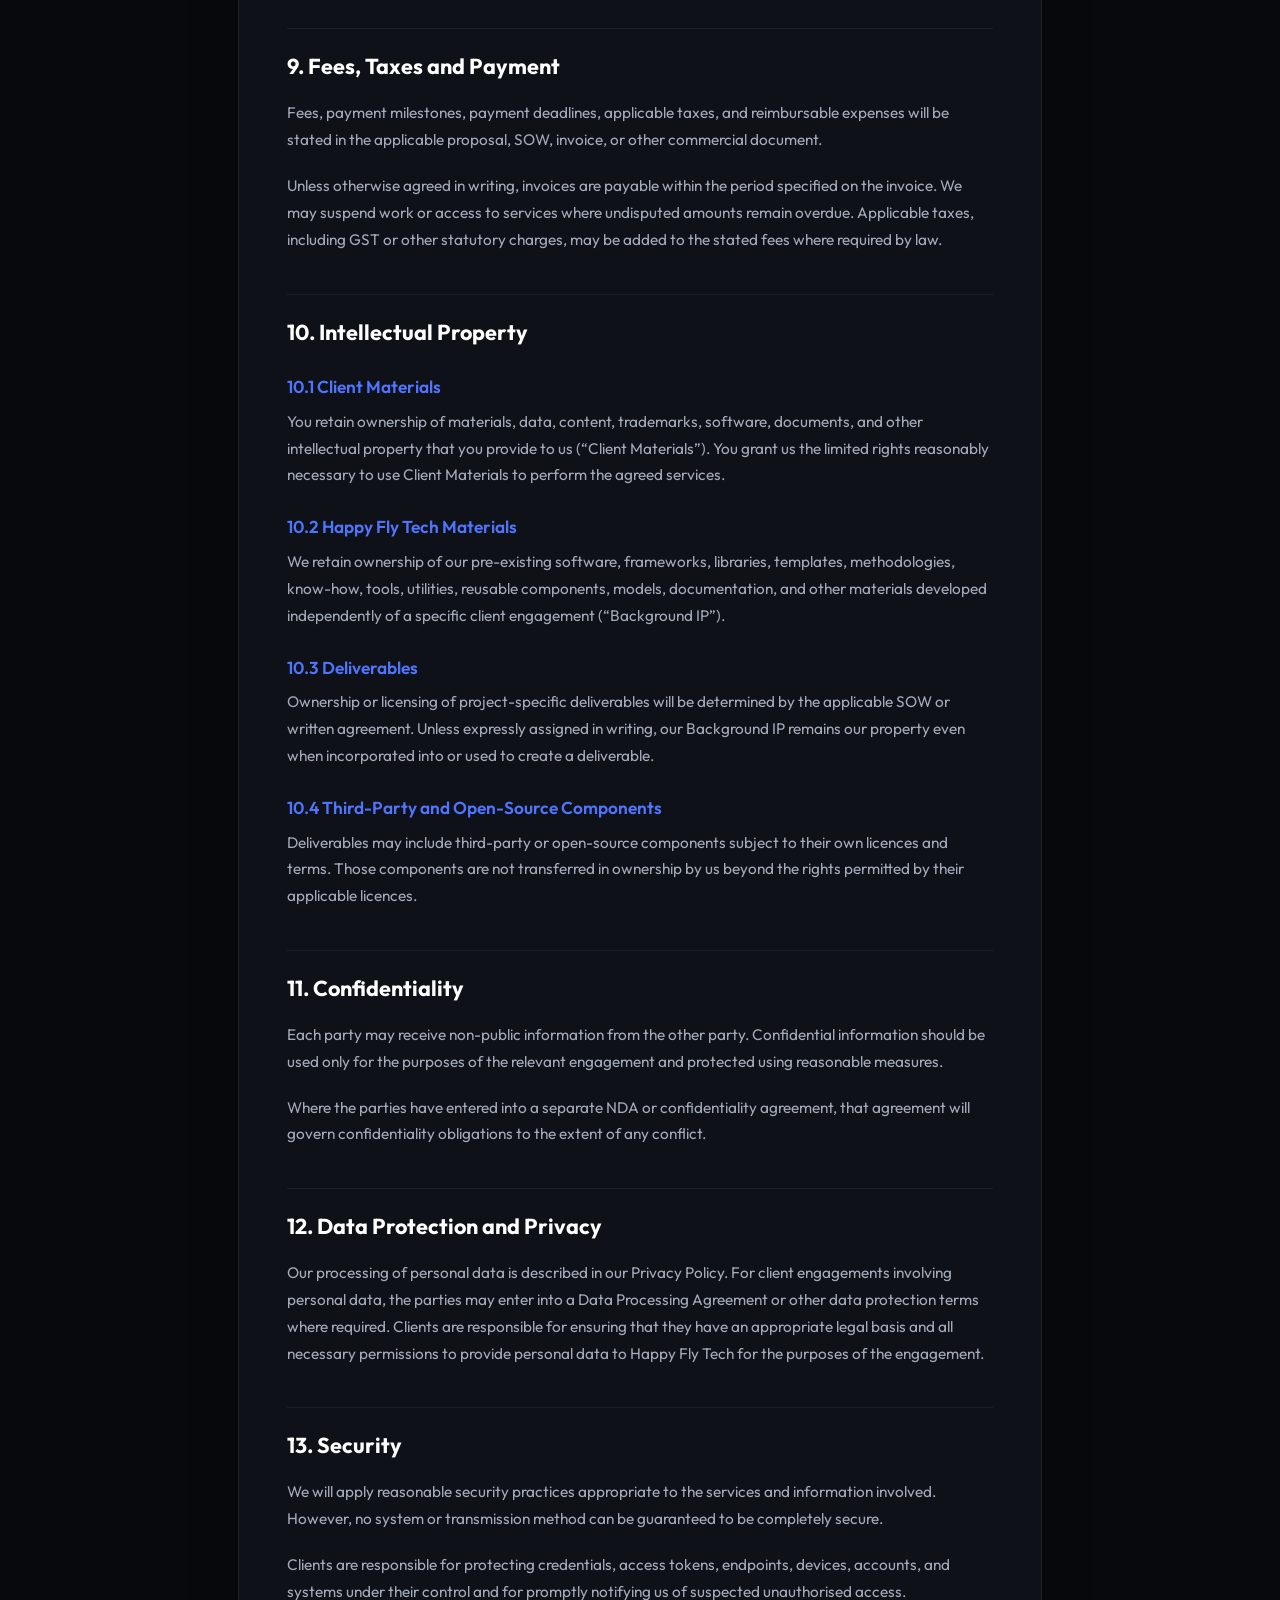
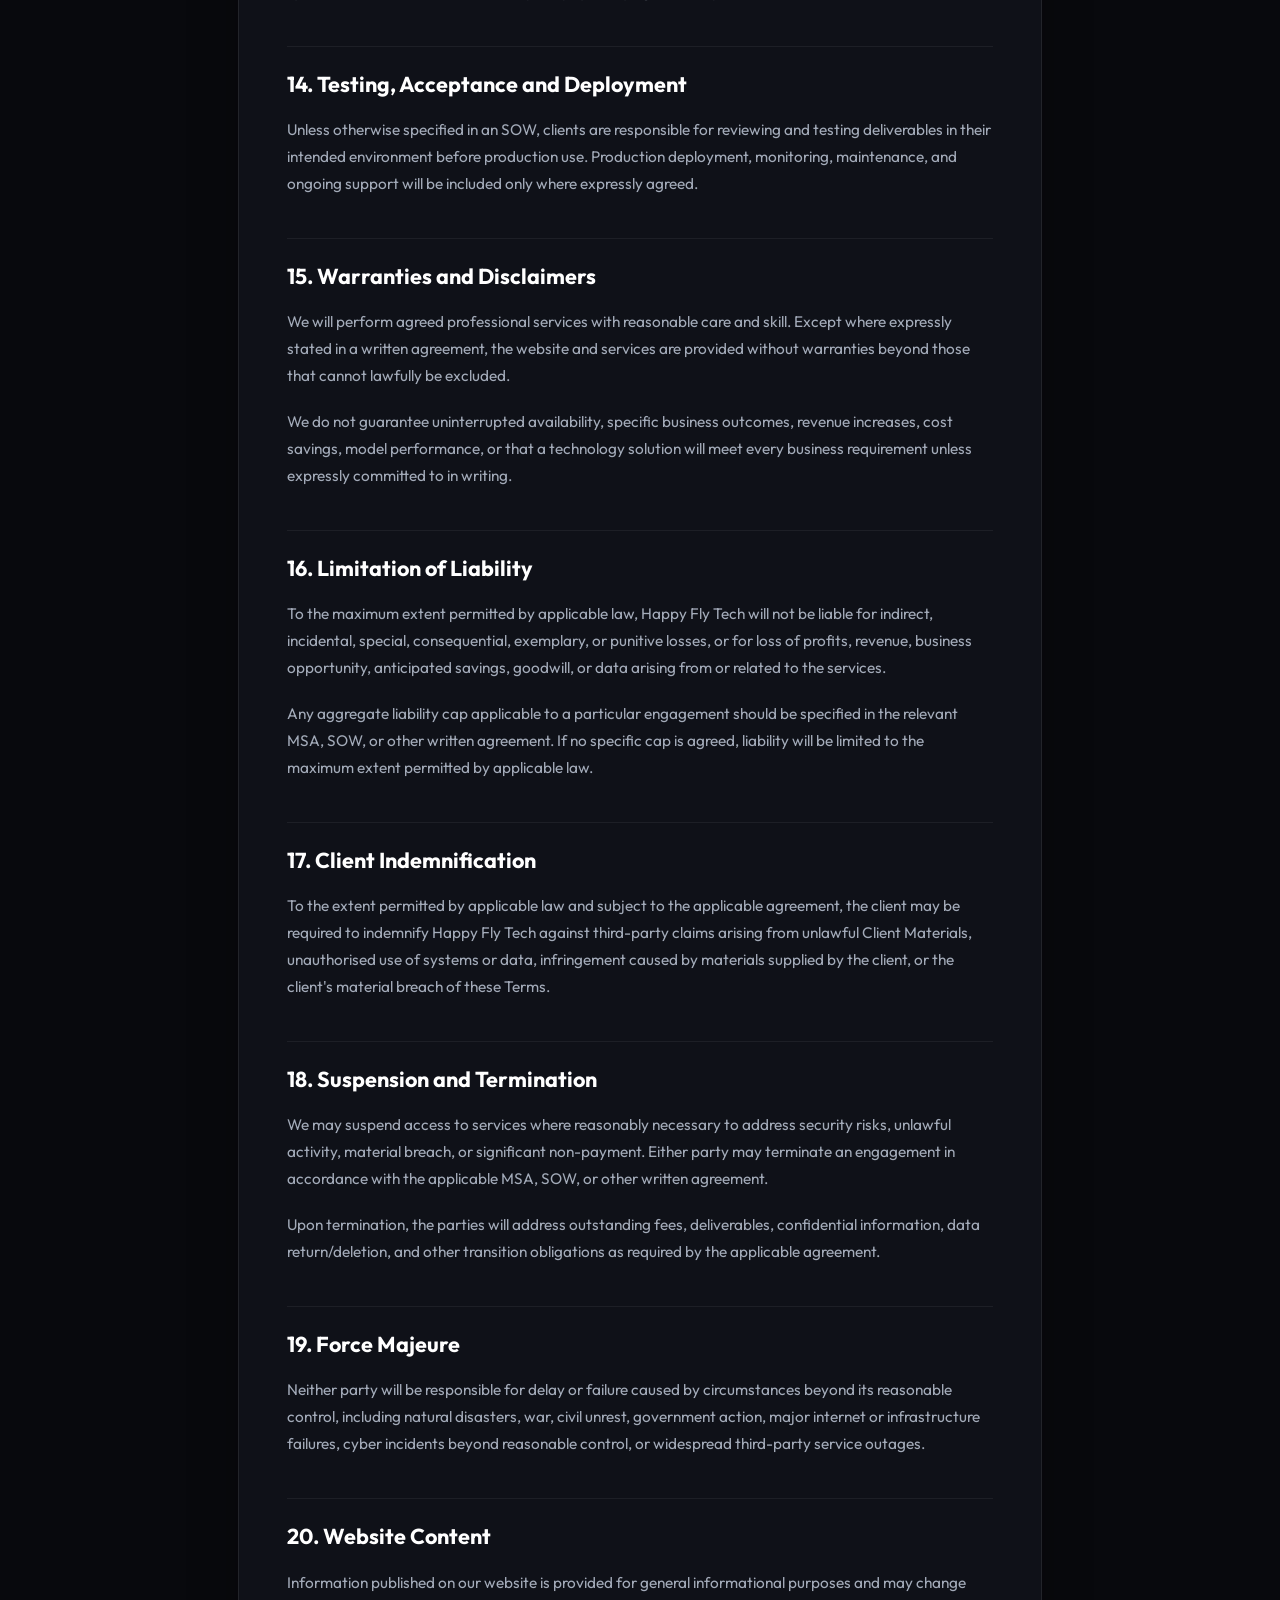
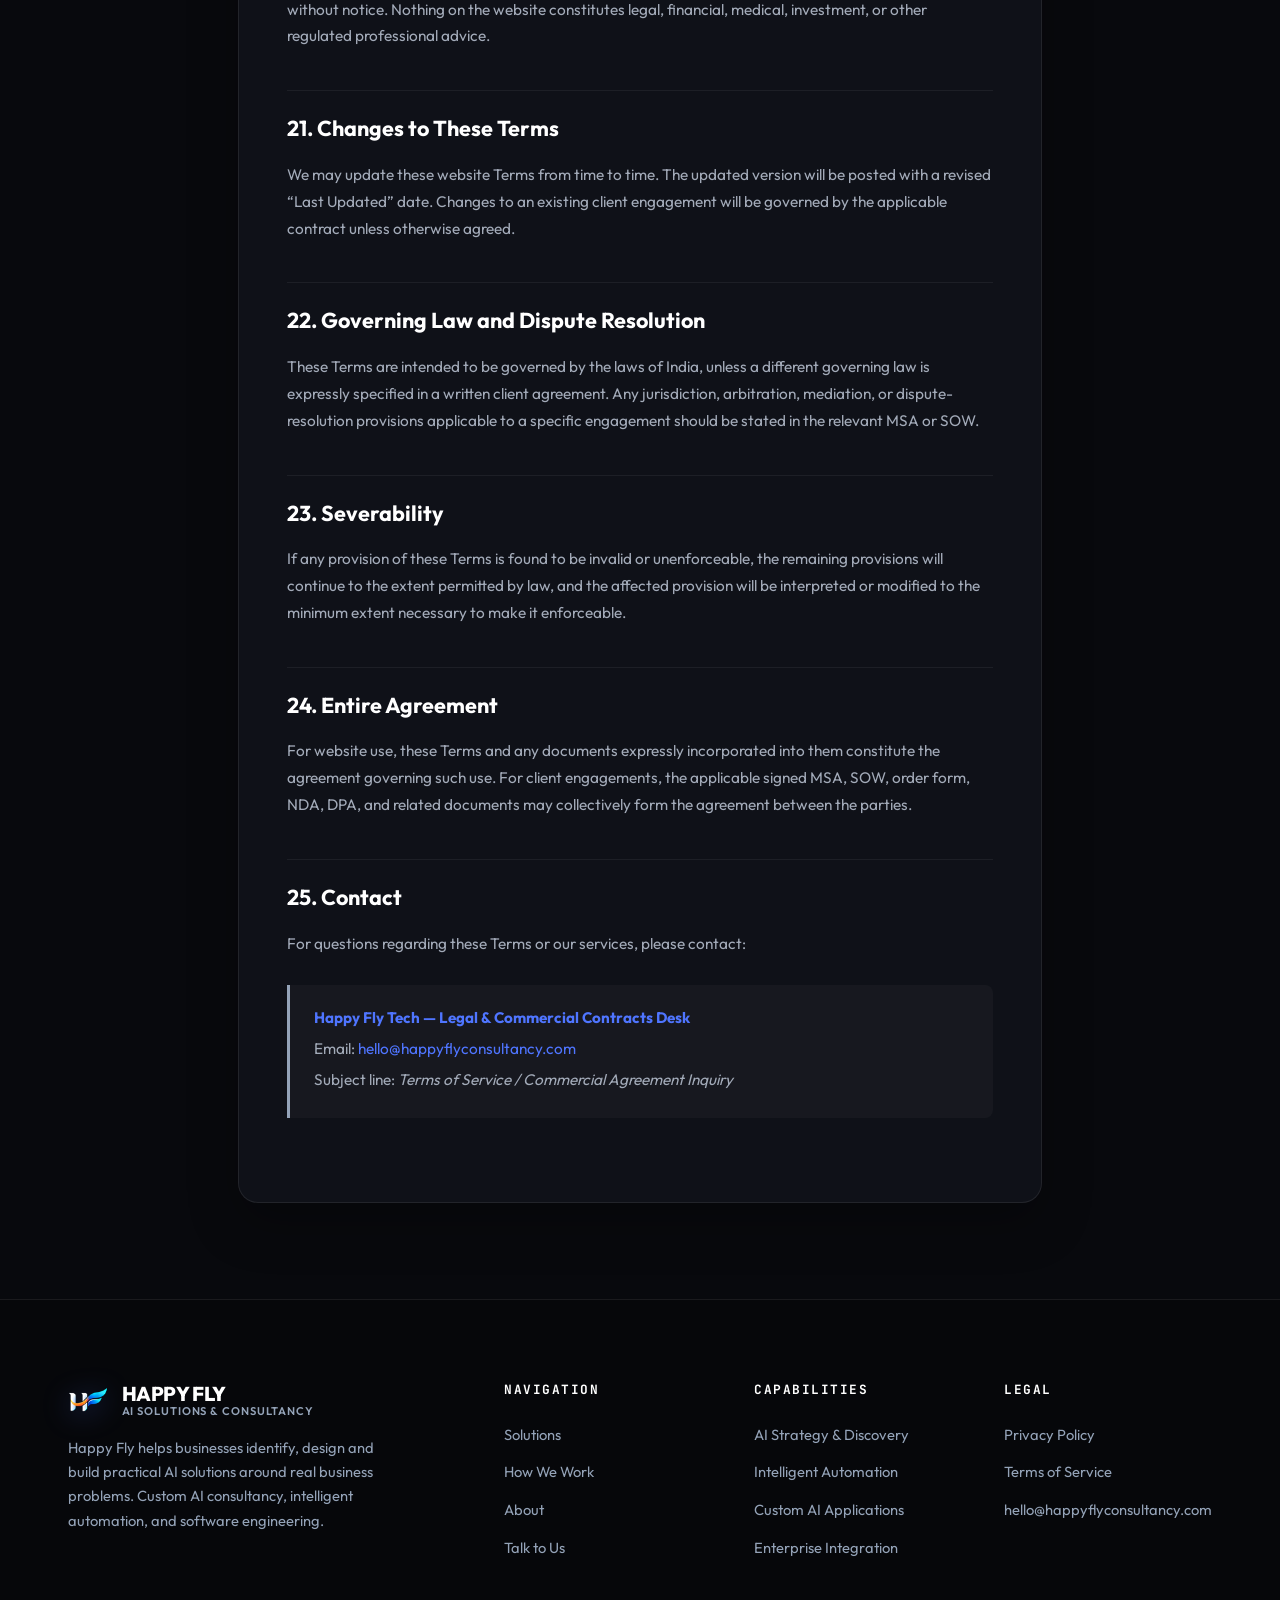
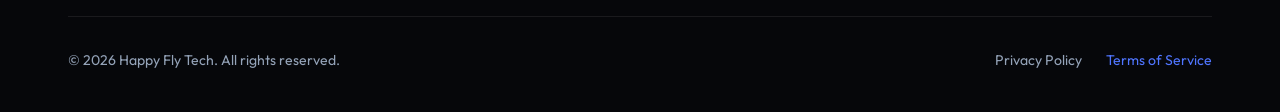
<file: terms/index.html>
<!DOCTYPE html>
<html lang="en">

<head>
  <meta charset="UTF-8">
  <meta name="viewport" content="width=device-width, initial-scale=1.0">
  <title>Terms of Service — Happy Fly Tech</title>
  <meta name="description"
    content="Happy Fly Tech Terms of Service governing access to our website, AI consultancy, software development, and technology services.">
  <meta property="og:title" content="Terms of Service — Happy Fly Tech">
  <meta property="og:description"
    content="Happy Fly Tech Terms of Service for website, consulting and technology services.">
  <meta property="og:type" content="website">
  <meta property="og:image" content="../assets/brand/og-preview.png">
  <link rel="icon" type="image/png" sizes="32x32" href="../assets/brand/favicon-32.png">
  <link rel="icon" type="image/png" sizes="16x16" href="../assets/brand/favicon-16.png">
  <link rel="apple-touch-icon" sizes="180x180" href="../assets/brand/apple-touch-icon.png">
  <link rel="shortcut icon" href="../favicon.ico">
  <link rel="preconnect" href="https://fonts.googleapis.com">
  <link rel="preconnect" href="https://fonts.gstatic.com" crossorigin>
  <link
    href="https://fonts.googleapis.com/css2?family=DM+Serif+Display:ital@0;1&family=Outfit:wght@300;400;500;600;700;800&family=JetBrains+Mono:wght@400;500&display=swap"
    rel="stylesheet">
  <link rel="stylesheet" href="../assets/css/styles.css">

  <style>
    .legal-content-wrap {
      max-width: 860px;
      margin: 0 auto;
      padding: 2rem 0 6rem;
    }
    .legal-card {
      background: var(--bg-card);
      border: 1px solid var(--border-subtle);
      border-radius: var(--radius-lg);
      padding: 3.5rem 3rem;
      box-shadow: 0 20px 50px rgba(0, 0, 0, 0.25);
    }
    .legal-header {
      border-bottom: 1px solid var(--border-subtle);
      padding-bottom: 2rem;
      margin-bottom: 2.5rem;
    }
    .legal-meta-row {
      display: flex;
      flex-wrap: wrap;
      gap: 1.5rem;
      margin-top: 1rem;
      font-size: 0.85rem;
      color: var(--text-dim);
      font-family: var(--font-mono);
    }
    .legal-meta-row span {
      display: inline-flex;
      align-items: center;
      gap: 0.4rem;
    }
    .legal-body h2 {
      font-family: var(--font-sans);
      font-size: 1.35rem;
      font-weight: 700;
      color: var(--text-white);
      margin: 2.5rem 0 1rem;
      padding-top: 1.25rem;
      border-top: 1px solid rgba(255, 255, 255, 0.06);
    }
    .legal-body h2:first-of-type {
      border-top: none;
      padding-top: 0;
      margin-top: 1rem;
    }
    .legal-body h3 {
      font-family: var(--font-sans);
      font-size: 1.08rem;
      font-weight: 600;
      color: var(--accent-blue);
      margin: 1.5rem 0 0.5rem;
    }
    .legal-body p {
      color: var(--text-muted);
      font-size: 0.96rem;
      line-height: 1.75;
      margin-bottom: 1.2rem;
    }
    .legal-body strong {
      color: var(--text-white);
    }
    .legal-body ul {
      margin: 0.75rem 0 1.5rem 1.5rem;
      color: var(--text-muted);
    }
    .legal-body li {
      margin-bottom: 0.6rem;
      line-height: 1.7;
      font-size: 0.95rem;
    }
    .legal-callout {
      background: rgba(79, 117, 255, 0.06);
      border-left: 3px solid var(--accent-blue);
      border-radius: 0 var(--radius-sm) var(--radius-sm) 0;
      padding: 1.25rem 1.5rem;
      margin: 1.75rem 0;
      color: var(--text-main);
      font-size: 0.92rem;
      line-height: 1.65;
    }
    .legal-callout strong {
      color: var(--accent-blue);
      display: block;
      margin-bottom: 0.35rem;
      font-size: 0.95rem;
    }
    @media (max-width: 768px) {
      .legal-card {
        padding: 2rem 1.5rem;
      }
    }
  </style>
</head>

<body>

  <!-- GLOBAL NAVIGATION -->
  <nav id="navbar">
    <div class="container">
      <a href="../" class="nav-brand">
        <img src="../assets/brand/logo-mark-64.png" alt="Happy Fly Logo" class="nav-brand-logo-mark" width="40" height="40">
        <div class="nav-brand-title">
          HAPPY FLY
          <span class="nav-brand-subtitle">AI Solutions &amp; Consultancy</span>
        </div>
      </a>

      <div class="nav-menu">
        <a href="../solutions/" class="nav-link">Solutions</a>
        <!-- [PRESERVED: <a href="../products/" class="nav-link">Products</a>] -->
        <a href="../how-we-work/" class="nav-link">How We Work</a>
        <a href="../about/" class="nav-link">About</a>
        <a href="../contact/" class="btn btn-primary nav-cta">Talk to Us</a>
      </div>

      <button class="mobile-toggle" id="mobileToggle" aria-label="Toggle Navigation">
        <span></span>
        <span></span>
        <span></span>
      </button>
    </div>
  </nav>

  <!-- MOBILE NAVIGATION DRAWER -->
  <div class="mobile-drawer" id="mobileDrawer">
    <a href="../solutions/" class="nav-link mobile-link">Solutions</a>
    <!-- [PRESERVED: <a href="../products/" class="nav-link mobile-link">Products</a>] -->
    <a href="../how-we-work/" class="nav-link mobile-link">How We Work</a>
    <a href="../about/" class="nav-link mobile-link">About</a>
    <a href="../contact/" class="btn btn-primary mobile-link">Talk to Us</a>
  </div>

  <!-- HERO -->
  <section class="page-hero">
    <div class="page-hero-glow"></div>
    <div class="container">
      <span class="section-eyebrow blue">Terms of Engagement</span>
      <h1>Terms of Service</h1>
      <p>
        Website, Consulting and Technology Services &bull; The contractual standards governing Happy Fly Tech engagements and platforms.
      </p>
    </div>
  </section>

  <!-- CONTENT -->
  <section class="legal-content-wrap">
    <div class="container">
      <div class="legal-card">
        <div class="legal-header">
          <h2 style="border:none; margin:0 0 0.5rem; font-size:1.8rem;">Happy Fly Tech Terms of Service</h2>
          <p style="margin:0; font-size:1rem; color:var(--text-muted);">Website, Consulting and Technology Services</p>
          <div class="legal-meta-row">
            <span><strong>Effective Date:</strong> 30 September 2026</span>
            <span>&bull;</span>
            <span><strong>Last Updated:</strong> 30 September 2026</span>
          </div>
        </div>

        <div class="legal-body">
          <p>
            These Terms of Service (“Terms”) govern access to and use of the Happy Fly Tech website and, where applicable, the technology, AI consultancy, software development, automation, data, and related services provided by <strong>Happy Fly Tech</strong> (“Happy Fly Tech”, “we”, “us”, or “our”).
          </p>

          <h2>1. About Happy Fly Tech</h2>
          <p>
            Happy Fly Tech provides technology and AI consultancy services, which may include AI and machine learning consulting, generative AI and AI-agent solutions, software development, automation, data engineering, system integration, proof-of-concept development, technical advisory services, and related services.
          </p>
          <p>
            The contracting entity is: <strong>Happy Fly Tech</strong>, trading as Happy Fly Tech, with contact reachable at <a href="mailto:hello@happyflyconsultancy.com" style="color:var(--accent-blue); text-decoration:none;">hello@happyflyconsultancy.com</a>.
          </p>

          <h2>2. Acceptance of These Terms</h2>
          <p>
            By accessing or using our website or accepting a proposal, quotation, statement of work, order form, or other service document that incorporates these Terms, you agree to be bound by them.
          </p>
          <p>
            If you are accepting these Terms on behalf of a company or other organisation, you represent that you have authority to bind that organisation.
          </p>

          <h2>3. Services and Engagement Documents</h2>
          <p>
            The specific scope, deliverables, milestones, timelines, fees, assumptions, dependencies, and acceptance criteria for a client engagement may be described in a proposal, quotation, Master Services Agreement (“MSA”), Statement of Work (“SOW”), order form, or other written agreement.
          </p>
          <p>
            Where an executed client agreement or SOW conflicts with these website Terms, the executed agreement will control for that engagement to the extent of the conflict.
          </p>

          <h2>4. Website Use</h2>
          <p>
            You may use our website for lawful business and informational purposes. You must not misuse the website, attempt to gain unauthorised access, interfere with its operation, introduce malicious code, scrape or copy content in a manner that violates applicable law, or use the website for fraudulent, unlawful, or harmful purposes.
          </p>

          <h2>5. Client Responsibilities</h2>
          <p>Clients engaging Happy Fly Tech agree to:</p>
          <ul>
            <li>Provide accurate, complete, and timely information reasonably required to perform the services.</li>
            <li>Provide lawful access to systems, software, data, credentials, APIs, and other resources where required.</li>
            <li>Ensure that you have the necessary rights, permissions, licences, and consents to provide materials or data to us.</li>
            <li>Review and approve project requirements, assumptions, outputs, and deliverables within agreed timelines.</li>
            <li>Maintain appropriate backups and business continuity measures for systems and data under your control.</li>
            <li>Use deliverables and AI-generated outputs in compliance with applicable law and third-party terms.</li>
          </ul>

          <h2>6. Artificial Intelligence and AI-Generated Outputs</h2>
          <div class="legal-callout">
            <strong>Notice Regarding AI Outputs:</strong>
            AI systems can produce inaccurate, incomplete, biased, inconsistent, outdated, or unexpected results. AI-generated output should therefore be reviewed and validated by an appropriately qualified person before being used for material, regulated, financial, legal, medical, safety-critical, employment, or other consequential decisions.
          </div>
          <p>
            Some services may use artificial intelligence, machine learning, generative AI, large language models, AI agents, automated decision-support systems, or third-party AI APIs.
          </p>
          <p>
            Unless expressly stated in a written agreement, Happy Fly Tech does not warrant that AI-generated output will be accurate, unique, error-free, uninterrupted, or suitable for a particular purpose.
          </p>
          <p>
            Where a project involves a third-party AI provider, the provider's service limitations, usage policies, availability, model behaviour, pricing, and terms may apply in addition to these Terms.
          </p>

          <h2>7. Third-Party Services and APIs</h2>
          <p>
            Our services may depend on third-party software, APIs, cloud infrastructure, AI models, hosting, payment services, analytics platforms, communication tools, or other external services. We do not control the availability, security, pricing, functionality, or policies of third-party services.
          </p>
          <p>
            A change, suspension, discontinuation, limitation, or failure of a third-party service may affect a project. Where reasonably practicable, we may propose an alternative or modification, which may require a change to scope, fees, or timelines.
          </p>

          <h2>8. Project Scope and Change Requests</h2>
          <p>
            Work outside the agreed scope may require a written change request, revised estimate, additional fees, or an amended timeline. Examples include material changes to requirements, integrations, datasets, interfaces, workflows, environments, or acceptance criteria after work has commenced.
          </p>

          <h2>9. Fees, Taxes and Payment</h2>
          <p>
            Fees, payment milestones, payment deadlines, applicable taxes, and reimbursable expenses will be stated in the applicable proposal, SOW, invoice, or other commercial document.
          </p>
          <p>
            Unless otherwise agreed in writing, invoices are payable within the period specified on the invoice. We may suspend work or access to services where undisputed amounts remain overdue. Applicable taxes, including GST or other statutory charges, may be added to the stated fees where required by law.
          </p>

          <h2>10. Intellectual Property</h2>
          <h3>10.1 Client Materials</h3>
          <p>
            You retain ownership of materials, data, content, trademarks, software, documents, and other intellectual property that you provide to us (“Client Materials”). You grant us the limited rights reasonably necessary to use Client Materials to perform the agreed services.
          </p>

          <h3>10.2 Happy Fly Tech Materials</h3>
          <p>
            We retain ownership of our pre-existing software, frameworks, libraries, templates, methodologies, know-how, tools, utilities, reusable components, models, documentation, and other materials developed independently of a specific client engagement (“Background IP”).
          </p>

          <h3>10.3 Deliverables</h3>
          <p>
            Ownership or licensing of project-specific deliverables will be determined by the applicable SOW or written agreement. Unless expressly assigned in writing, our Background IP remains our property even when incorporated into or used to create a deliverable.
          </p>

          <h3>10.4 Third-Party and Open-Source Components</h3>
          <p>
            Deliverables may include third-party or open-source components subject to their own licences and terms. Those components are not transferred in ownership by us beyond the rights permitted by their applicable licences.
          </p>

          <h2>11. Confidentiality</h2>
          <p>
            Each party may receive non-public information from the other party. Confidential information should be used only for the purposes of the relevant engagement and protected using reasonable measures.
          </p>
          <p>
            Where the parties have entered into a separate NDA or confidentiality agreement, that agreement will govern confidentiality obligations to the extent of any conflict.
          </p>

          <h2>12. Data Protection and Privacy</h2>
          <p>
            Our processing of personal data is described in our Privacy Policy. For client engagements involving personal data, the parties may enter into a Data Processing Agreement or other data protection terms where required. Clients are responsible for ensuring that they have an appropriate legal basis and all necessary permissions to provide personal data to Happy Fly Tech for the purposes of the engagement.
          </p>

          <h2>13. Security</h2>
          <p>
            We will apply reasonable security practices appropriate to the services and information involved. However, no system or transmission method can be guaranteed to be completely secure.
          </p>
          <p>
            Clients are responsible for protecting credentials, access tokens, endpoints, devices, accounts, and systems under their control and for promptly notifying us of suspected unauthorised access.
          </p>

          <h2>14. Testing, Acceptance and Deployment</h2>
          <p>
            Unless otherwise specified in an SOW, clients are responsible for reviewing and testing deliverables in their intended environment before production use. Production deployment, monitoring, maintenance, and ongoing support will be included only where expressly agreed.
          </p>

          <h2>15. Warranties and Disclaimers</h2>
          <p>
            We will perform agreed professional services with reasonable care and skill. Except where expressly stated in a written agreement, the website and services are provided without warranties beyond those that cannot lawfully be excluded.
          </p>
          <p>
            We do not guarantee uninterrupted availability, specific business outcomes, revenue increases, cost savings, model performance, or that a technology solution will meet every business requirement unless expressly committed to in writing.
          </p>

          <h2>16. Limitation of Liability</h2>
          <p>
            To the maximum extent permitted by applicable law, Happy Fly Tech will not be liable for indirect, incidental, special, consequential, exemplary, or punitive losses, or for loss of profits, revenue, business opportunity, anticipated savings, goodwill, or data arising from or related to the services.
          </p>
          <p>
            Any aggregate liability cap applicable to a particular engagement should be specified in the relevant MSA, SOW, or other written agreement. If no specific cap is agreed, liability will be limited to the maximum extent permitted by applicable law.
          </p>

          <h2>17. Client Indemnification</h2>
          <p>
            To the extent permitted by applicable law and subject to the applicable agreement, the client may be required to indemnify Happy Fly Tech against third-party claims arising from unlawful Client Materials, unauthorised use of systems or data, infringement caused by materials supplied by the client, or the client's material breach of these Terms.
          </p>

          <h2>18. Suspension and Termination</h2>
          <p>
            We may suspend access to services where reasonably necessary to address security risks, unlawful activity, material breach, or significant non-payment. Either party may terminate an engagement in accordance with the applicable MSA, SOW, or other written agreement.
          </p>
          <p>
            Upon termination, the parties will address outstanding fees, deliverables, confidential information, data return/deletion, and other transition obligations as required by the applicable agreement.
          </p>

          <h2>19. Force Majeure</h2>
          <p>
            Neither party will be responsible for delay or failure caused by circumstances beyond its reasonable control, including natural disasters, war, civil unrest, government action, major internet or infrastructure failures, cyber incidents beyond reasonable control, or widespread third-party service outages.
          </p>

          <h2>20. Website Content</h2>
          <p>
            Information published on our website is provided for general informational purposes and may change without notice. Nothing on the website constitutes legal, financial, medical, investment, or other regulated professional advice.
          </p>

          <h2>21. Changes to These Terms</h2>
          <p>
            We may update these website Terms from time to time. The updated version will be posted with a revised “Last Updated” date. Changes to an existing client engagement will be governed by the applicable contract unless otherwise agreed.
          </p>

          <h2>22. Governing Law and Dispute Resolution</h2>
          <p>
            These Terms are intended to be governed by the laws of India, unless a different governing law is expressly specified in a written client agreement. Any jurisdiction, arbitration, mediation, or dispute-resolution provisions applicable to a specific engagement should be stated in the relevant MSA or SOW.
          </p>

          <h2>23. Severability</h2>
          <p>
            If any provision of these Terms is found to be invalid or unenforceable, the remaining provisions will continue to the extent permitted by law, and the affected provision will be interpreted or modified to the minimum extent necessary to make it enforceable.
          </p>

          <h2>24. Entire Agreement</h2>
          <p>
            For website use, these Terms and any documents expressly incorporated into them constitute the agreement governing such use. For client engagements, the applicable signed MSA, SOW, order form, NDA, DPA, and related documents may collectively form the agreement between the parties.
          </p>

          <h2>25. Contact</h2>
          <p>
            For questions regarding these Terms or our services, please contact:
          </p>
          <div class="legal-callout" style="background:rgba(255,255,255,0.03); border-color:var(--text-dim);">
            <strong>Happy Fly Tech — Legal &amp; Commercial Contracts Desk</strong>
            <p style="margin:0.25rem 0;">Email: <a href="mailto:hello@happyflyconsultancy.com" style="color:var(--accent-blue); text-decoration:none;">hello@happyflyconsultancy.com</a></p>
            <p style="margin:0.25rem 0;">Subject line: <em>Terms of Service / Commercial Agreement Inquiry</em></p>
          </div>
        </div>
      </div>
    </div>
  </section>

  <!-- FOOTER -->
  <footer>
    <div class="container">
      <div class="footer-grid">
        <div class="footer-brand">
          <a href="../" class="nav-brand">
            <img src="../assets/brand/logo-mark-64.png" alt="Happy Fly Logo" class="nav-brand-logo-mark" width="40" height="40">
            <div class="nav-brand-title">
              HAPPY FLY
              <span class="nav-brand-subtitle">AI Solutions &amp; Consultancy</span>
            </div>
          </a>
          <p>
            Happy Fly helps businesses identify, design and build practical AI solutions around real business problems. Custom AI consultancy, intelligent automation, and software engineering.
          </p>
        </div>

        <div class="footer-col">
          <h4>Navigation</h4>
          <ul class="footer-links">
            <li><a href="../solutions/">Solutions</a></li>
            <!-- [PRESERVED: <li><a href="../products/">Products</a></li>] -->
            <li><a href="../how-we-work/">How We Work</a></li>
            <li><a href="../about/">About</a></li>
            <li><a href="../contact/">Talk to Us</a></li>
          </ul>
        </div>

        <div class="footer-col">
          <h4>Capabilities</h4>
          <ul class="footer-links">
            <li><a href="../solutions/">AI Strategy &amp; Discovery</a></li>
            <li><a href="../solutions/">Intelligent Automation</a></li>
            <li><a href="../solutions/">Custom AI Applications</a></li>
            <li><a href="../solutions/">Enterprise Integration</a></li>
          </ul>
        </div>
        <!-- [PRESERVED:
        <div class="footer-col">
          <h4>Products</h4>
          <ul class="footer-links">
            <li><a href="../karatIQ/">KaratIQ</a></li>
            <li><a href="../athitios/">Atithi OS</a></li>
          </ul>
        </div>
        ]-->

        <div class="footer-col">
          <h4>Legal</h4>
          <ul class="footer-links">
            <li><a href="../privacy/">Privacy Policy</a></li>
            <li><a href="./">Terms of Service</a></li>
            <li><a href="mailto:hello@happyflyconsultancy.com">hello@happyflyconsultancy.com</a></li>
          </ul>
        </div>
      </div>

      <div class="footer-bottom">
        <div>&copy; 2026 Happy Fly Tech. All rights reserved.</div>
        <div style="display:flex; gap:1.5rem">
          <a href="../privacy/" style="color:var(--text-dim); text-decoration:none">Privacy Policy</a>
          <a href="./" style="color:var(--accent-blue); text-decoration:none">Terms of Service</a>
        </div>
      </div>
    </div>
  </footer>

  <script>
    const navbar = document.getElementById('navbar');
    window.addEventListener('scroll', () => {
      navbar.classList.toggle('scrolled', window.scrollY > 40);
    });

    const mobileToggle = document.getElementById('mobileToggle');
    const mobileDrawer = document.getElementById('mobileDrawer');
    if (mobileToggle && mobileDrawer) {
      mobileToggle.addEventListener('click', () => {
        const isOpen = mobileDrawer.classList.toggle('open');
        mobileToggle.classList.toggle('active', isOpen);
        mobileToggle.setAttribute('aria-expanded', isOpen);
        document.body.style.overflow = isOpen ? 'hidden' : '';
      });
      document.querySelectorAll('.mobile-link').forEach(link => {
        link.addEventListener('click', () => {
          mobileDrawer.classList.remove('open');
          mobileToggle.classList.remove('active');
          mobileToggle.setAttribute('aria-expanded', 'false');
          document.body.style.overflow = '';
        });
      });
    }
  </script>
</body>

</html>
</file>
<file: assets/css/styles.css>
/* ==========================================================================
   HAPPY FLY — GLOBAL DESIGN SYSTEM & STYLESHEET
   Modern, minimal, premium AI solutions & products company
   ========================================================================== */

*,
*::before,
*::after {
  margin: 0;
  padding: 0;
  box-sizing: border-box;
}

:root {
  /* Color Palette */
  --bg-dark: #08090D;
  --bg-card: #0F1118;
  --bg-card-hover: #151824;
  --bg-card-alt: #12141F;
  --border-subtle: rgba(255, 255, 255, 0.08);
  --border-hover: rgba(255, 255, 255, 0.18);
  --border-highlight: rgba(255, 255, 255, 0.32);
  
  /* Brand Accents */
  --accent-blue: #4F75FF;
  --accent-blue-glow: rgba(79, 117, 255, 0.18);
  --accent-purple: #8B5CF6;
  --accent-purple-glow: rgba(139, 92, 246, 0.18);
  --accent-teal: #10B981;
  --accent-teal-glow: rgba(16, 185, 129, 0.15);
  --accent-gold: #F59E0B;
  --accent-gold-glow: rgba(245, 158, 11, 0.15);
  
  /* Text (WCAG AA compliant contrast on dark surfaces) */
  --text-main: #F3F4F6;
  --text-muted: #A3ABB9;
  --text-dim: #94A3B8;
  --text-white: #FFFFFF;

  /* Typography */
  --font-sans: 'Outfit', -apple-system, BlinkMacSystemFont, 'Segoe UI', Roboto, sans-serif;
  --font-serif: 'DM Serif Display', Georgia, serif;
  --font-mono: 'JetBrains Mono', monospace;

  /* Geometry */
  --radius-xs: 6px;
  --radius-sm: 8px;
  --radius-md: 14px;
  --radius-lg: 20px;
  --radius-xl: 28px;
  --radius-full: 9999px;

  /* Transitions */
  --transition: all 0.25s cubic-bezier(0.16, 1, 0.3, 1);
}

html {
  scroll-behavior: smooth;
}

body {
  background-color: var(--bg-dark);
  color: var(--text-main);
  font-family: var(--font-sans);
  line-height: 1.6;
  overflow-x: hidden;
  -webkit-font-smoothing: antialiased;
}

/* Accessibility Focus States */
:focus-visible {
  outline: 2px solid var(--accent-blue);
  outline-offset: 3px;
}

.container {
  max-width: 1200px;
  margin: 0 auto;
  padding: 0 1.75rem;
}

/* ==========================================================================
   TYPOGRAPHY & UTILITIES
   ========================================================================== */

.section-eyebrow {
  display: inline-flex;
  align-items: center;
  gap: 0.5rem;
  font-family: var(--font-mono);
  font-size: 0.8rem;
  font-weight: 600;
  text-transform: uppercase;
  letter-spacing: 0.12em;
  color: var(--accent-blue);
  margin-bottom: 0.85rem;
}

.section-eyebrow.purple { color: var(--accent-purple); }
.section-eyebrow.teal { color: var(--accent-teal); }
.section-eyebrow.gold { color: var(--accent-gold); }

.section-title {
  font-size: clamp(2.1rem, 4.2vw, 3.2rem);
  font-weight: 700;
  color: var(--text-white);
  line-height: 1.15;
  letter-spacing: -0.03em;
  margin-bottom: 1.1rem;
}

.section-subtitle {
  font-size: 1.12rem;
  color: var(--text-muted);
  max-width: 680px;
  line-height: 1.65;
}

.section-header {
  margin-bottom: 3.5rem;
}

.section-header.center {
  text-align: center;
}

.section-header.center .section-subtitle {
  margin-left: auto;
  margin-right: auto;
}

/* ==========================================================================
   BUTTONS
   ========================================================================== */

.btn {
  display: inline-flex;
  align-items: center;
  justify-content: center;
  gap: 0.6rem;
  font-size: 0.95rem;
  font-weight: 600;
  padding: 0.85rem 1.75rem;
  border-radius: var(--radius-sm);
  text-decoration: none;
  transition: var(--transition);
  cursor: pointer;
  border: 1px solid transparent;
  white-space: nowrap;
}

.btn-primary {
  background: var(--text-white);
  color: var(--bg-dark);
  box-shadow: 0 4px 20px rgba(255, 255, 255, 0.12);
}

.btn-primary:hover {
  background: #E5E7EB;
  transform: translateY(-2px);
  box-shadow: 0 8px 30px rgba(255, 255, 255, 0.2);
}

.btn-secondary {
  background: rgba(255, 255, 255, 0.04);
  color: var(--text-main);
  border-color: var(--border-subtle);
}

.btn-secondary:hover {
  background: rgba(255, 255, 255, 0.08);
  border-color: var(--border-hover);
  color: var(--text-white);
  transform: translateY(-2px);
}

.btn-blue {
  background: var(--accent-blue);
  color: var(--text-white);
  box-shadow: 0 4px 20px var(--accent-blue-glow);
}

.btn-blue:hover {
  background: #3B64F6;
  transform: translateY(-2px);
  box-shadow: 0 8px 28px rgba(79, 117, 255, 0.35);
}

.btn-purple {
  background: var(--accent-purple);
  color: var(--text-white);
  box-shadow: 0 4px 20px var(--accent-purple-glow);
}

.btn-purple:hover {
  background: #7C3AED;
  transform: translateY(-2px);
  box-shadow: 0 8px 28px rgba(139, 92, 246, 0.35);
}

/* ==========================================================================
   NAVIGATION
   ========================================================================== */

nav {
  position: fixed;
  top: 0;
  left: 0;
  right: 0;
  z-index: 100;
  background: rgba(8, 9, 13, 0.8);
  backdrop-filter: blur(14px);
  -webkit-backdrop-filter: blur(14px);
  border-bottom: 1px solid transparent;
  transition: var(--transition);
}

nav.scrolled {
  background: rgba(8, 9, 13, 0.94);
  border-bottom: 1px solid var(--border-subtle);
}

nav .container {
  display: flex;
  align-items: center;
  justify-content: space-between;
  height: 76px;
}

.nav-brand {
  display: flex;
  align-items: center;
  gap: 0.85rem;
  text-decoration: none;
  color: var(--text-white);
  transition: var(--transition);
}

.nav-brand:hover {
  opacity: 0.95;
  transform: translateY(-1px);
}

.nav-brand-logo-mark,
.nav-logo-mark {
  width: 40px;
  height: 40px;
  object-fit: contain;
  display: block;
  filter: drop-shadow(0 4px 14px rgba(79, 117, 255, 0.35));
  transition: transform 0.25s ease, filter 0.25s ease;
}

.nav-brand:hover .nav-brand-logo-mark,
.nav-brand:hover .nav-logo-mark {
  transform: scale(1.05);
  filter: drop-shadow(0 6px 18px rgba(79, 117, 255, 0.5));
}

.nav-brand-logo-img {
  height: 38px;
  width: auto;
  object-fit: contain;
  display: block;
  transition: var(--transition);
}

.nav-brand:hover .nav-brand-logo-img {
  filter: brightness(1.08);
}

.nav-brand-title {
  font-size: 1.25rem;
  font-weight: 800;
  letter-spacing: -0.02em;
  display: flex;
  flex-direction: column;
  line-height: 1.1;
}

.nav-brand-subtitle {
  font-size: 0.7rem;
  font-weight: 600;
  letter-spacing: 0.08em;
  color: var(--text-dim);
  text-transform: uppercase;
}

.nav-menu {
  display: flex;
  align-items: center;
  gap: 2rem;
}

.nav-link {
  text-decoration: none;
  color: var(--text-muted);
  font-size: 0.93rem;
  font-weight: 500;
  transition: var(--transition);
  position: relative;
  padding: 0.4rem 0;
}

.nav-link:hover,
.nav-link.active {
  color: var(--text-white);
}

.nav-link.active::after {
  content: '';
  position: absolute;
  bottom: 0;
  left: 0;
  right: 0;
  height: 2px;
  background: var(--accent-blue);
  border-radius: 2px;
}

.nav-cta {
  padding: 0.65rem 1.35rem;
  font-size: 0.88rem;
  border-radius: var(--radius-sm);
}

.mobile-toggle {
  display: none;
  background: none;
  border: none;
  cursor: pointer;
  padding: 0.5rem;
  flex-direction: column;
  gap: 6px;
  z-index: 101;
}

.mobile-toggle span {
  display: block;
  width: 24px;
  height: 2px;
  background: var(--text-white);
  border-radius: 2px;
  transition: var(--transition);
}

/* Mobile Toggle Hamburger Active Animation */
.mobile-toggle.active span:nth-child(1) {
  transform: translateY(8px) rotate(45deg);
}

.mobile-toggle.active span:nth-child(2) {
  opacity: 0;
  transform: scaleX(0);
}

.mobile-toggle.active span:nth-child(3) {
  transform: translateY(-8px) rotate(-45deg);
}

/* Mobile Nav Drawer */
.mobile-drawer {
  position: fixed;
  top: 76px;
  left: 0;
  right: 0;
  background: rgba(11, 13, 20, 0.98);
  backdrop-filter: blur(20px);
  -webkit-backdrop-filter: blur(20px);
  border-bottom: 1px solid var(--border-subtle);
  padding: 2rem 1.75rem;
  display: flex;
  flex-direction: column;
  gap: 1.25rem;
  transform: translateY(-120%);
  opacity: 0;
  pointer-events: none;
  transition: all 0.35s cubic-bezier(0.16, 1, 0.3, 1);
  z-index: 99;
}

.mobile-drawer.open {
  transform: translateY(0);
  opacity: 1;
  pointer-events: auto;
}

.mobile-drawer .nav-link {
  font-size: 1.15rem;
  padding: 0.6rem 0;
  border-bottom: 1px solid rgba(255, 255, 255, 0.04);
}

.mobile-drawer .btn {
  margin-top: 1rem;
  width: 100%;
}

/* ==========================================================================
   PAGE HEROES (SUBPAGES)
   ========================================================================== */

.page-hero {
  padding: 9.5rem 0 4.5rem;
  position: relative;
  overflow: hidden;
  text-align: center;
}

.page-hero-glow {
  position: absolute;
  top: 15%;
  left: 50%;
  transform: translateX(-50%);
  width: 650px;
  height: 350px;
  background: radial-gradient(ellipse at center, rgba(79, 117, 255, 0.12) 0%, rgba(139, 92, 246, 0.06) 40%, transparent 70%);
  filter: blur(60px);
  pointer-events: none;
  z-index: 0;
}

.page-hero .container {
  position: relative;
  z-index: 1;
  max-width: 860px;
}

.page-hero h1 {
  font-size: clamp(2.4rem, 5vw, 3.8rem);
  font-weight: 800;
  color: var(--text-white);
  line-height: 1.12;
  letter-spacing: -0.035em;
  margin-bottom: 1.25rem;
}

.page-hero p {
  font-size: clamp(1.05rem, 1.8vw, 1.22rem);
  color: var(--text-muted);
  max-width: 720px;
  margin: 0 auto;
  line-height: 1.65;
}

/* ==========================================================================
   CARDS & GRIDS
   ========================================================================== */

.card-grid-3 {
  display: grid;
  grid-template-columns: repeat(3, 1fr);
  gap: 1.5rem;
}

.card-grid-2 {
  display: grid;
  grid-template-columns: repeat(2, 1fr);
  gap: 2rem;
}

.card-grid-4 {
  display: grid;
  grid-template-columns: repeat(4, 1fr);
  gap: 1.5rem;
}

.base-card {
  background: var(--bg-card);
  border: 1px solid var(--border-subtle);
  border-radius: var(--radius-md);
  padding: 2.25rem 2rem;
  transition: var(--transition);
}

.base-card:hover {
  background: var(--bg-card-hover);
  border-color: var(--border-hover);
  transform: translateY(-3px);
}

/* ==========================================================================
   ATITHI OS UI MOCKUP CARD (PRODUCT PRESENTATION)
   ========================================================================== */

.atithi-mockup-wrapper {
  background: #0B0E17;
  border: 1px solid var(--border-subtle);
  border-radius: var(--radius-md);
  padding: 1.75rem;
  width: 100%;
  display: flex;
  flex-direction: column;
  gap: 1.25rem;
  box-shadow: 0 10px 30px rgba(0, 0, 0, 0.4);
}

.atithi-top-bar {
  display: flex;
  align-items: center;
  justify-content: space-between;
  padding-bottom: 1rem;
  border-bottom: 1px solid var(--border-subtle);
}

.atithi-logo-small {
  display: flex;
  align-items: center;
  gap: 0.6rem;
}

.atithi-logo-icon {
  width: 28px;
  height: 28px;
  border-radius: 7px;
  background: rgba(16, 185, 129, 0.15);
  border: 1px solid rgba(16, 185, 129, 0.35);
  display: flex;
  align-items: center;
  justify-content: center;
  color: var(--accent-teal);
  font-weight: 800;
  font-size: 0.75rem;
}

.atithi-status-badge {
  font-family: var(--font-mono);
  font-size: 0.72rem;
  color: var(--accent-teal);
  background: rgba(16, 185, 129, 0.1);
  padding: 0.2rem 0.6rem;
  border-radius: var(--radius-full);
  display: flex;
  align-items: center;
  gap: 0.4rem;
}

.atithi-status-badge::before {
  content: '';
  width: 6px;
  height: 6px;
  border-radius: 50%;
  background: var(--accent-teal);
}

.atithi-preview-body {
  display: flex;
  flex-direction: column;
  gap: 1rem;
}

.atithi-room-card {
  background: rgba(255, 255, 255, 0.03);
  border: 1px solid var(--border-subtle);
  border-radius: var(--radius-sm);
  padding: 1.25rem;
  display: flex;
  align-items: center;
  justify-content: space-between;
}

.atithi-room-title {
  font-size: 1.1rem;
  font-weight: 700;
  color: var(--text-white);
}

.atithi-room-sub {
  font-size: 0.78rem;
  color: var(--text-dim);
}

.atithi-key-btn {
  background: var(--accent-teal);
  color: #06281E;
  font-size: 0.78rem;
  font-weight: 700;
  padding: 0.45rem 0.9rem;
  border-radius: var(--radius-xs);
  display: inline-flex;
  align-items: center;
  gap: 0.4rem;
}

.atithi-mini-features {
  display: grid;
  grid-template-columns: repeat(3, 1fr);
  gap: 0.75rem;
}

.amf-item {
  background: rgba(255, 255, 255, 0.02);
  border: 1px solid var(--border-subtle);
  border-radius: var(--radius-xs);
  padding: 0.65rem 0.75rem;
  font-size: 0.74rem;
  color: var(--text-dim);
  display: flex;
  align-items: center;
  gap: 0.4rem;
}

.amf-item strong {
  color: var(--text-main);
}

/* ==========================================================================
   FINAL CTA SECTION
   ========================================================================== */

.final-cta-section {
  padding: 7.5rem 0;
  border-top: 1px solid var(--border-subtle);
  background: radial-gradient(circle at 50% 100%, rgba(79, 117, 255, 0.08) 0%, transparent 60%);
  position: relative;
}

.final-cta-card {
  background: linear-gradient(180deg, #10131E 0%, #0D0F18 100%);
  border: 1px solid rgba(255, 255, 255, 0.1);
  border-radius: var(--radius-xl);
  padding: 4.5rem 3.5rem;
  text-align: center;
  max-width: 960px;
  margin: 0 auto;
  box-shadow: 0 20px 60px rgba(0, 0, 0, 0.4);
  position: relative;
  overflow: hidden;
}

.final-cta-card::before {
  content: '';
  position: absolute;
  top: 0;
  left: 10%;
  right: 10%;
  height: 1px;
  background: linear-gradient(90deg, transparent, rgba(79, 117, 255, 0.5), rgba(139, 92, 246, 0.5), transparent);
}

.final-cta-card h2 {
  font-size: clamp(2.2rem, 4vw, 3.4rem);
  font-weight: 800;
  color: var(--text-white);
  letter-spacing: -0.03em;
  line-height: 1.15;
  margin-bottom: 1.25rem;
}

.final-cta-card p {
  font-size: 1.15rem;
  color: var(--text-muted);
  max-width: 640px;
  margin: 0 auto 2.5rem;
  line-height: 1.6;
}

.final-cta-actions {
  display: flex;
  align-items: center;
  justify-content: center;
  gap: 1.25rem;
  flex-wrap: wrap;
  margin-bottom: 2rem;
}

.final-cta-note {
  font-size: 0.85rem;
  color: var(--text-dim);
  display: flex;
  align-items: center;
  justify-content: center;
  gap: 0.5rem;
}

/* ==========================================================================
   FOOTER
   ========================================================================== */

footer {
  padding: 5rem 0 2.5rem;
  background: #06070A;
  border-top: 1px solid var(--border-subtle);
}

.footer-grid {
  display: grid;
  grid-template-columns: 2fr 1fr 1fr 1fr;
  gap: 4rem;
  margin-bottom: 3.5rem;
}

.footer-brand p {
  font-size: 0.92rem;
  color: var(--text-dim);
  margin-top: 1rem;
  line-height: 1.65;
  max-width: 320px;
}

.footer-col h4 {
  font-size: 0.8rem;
  font-family: var(--font-mono);
  text-transform: uppercase;
  letter-spacing: 0.12em;
  color: var(--text-white);
  margin-bottom: 1.35rem;
}

.footer-links {
  list-style: none;
  display: flex;
  flex-direction: column;
  gap: 0.75rem;
}

.footer-links a {
  color: var(--text-dim);
  text-decoration: none;
  font-size: 0.92rem;
  transition: var(--transition);
}

.footer-links a:hover {
  color: var(--text-white);
}

.footer-bottom {
  padding-top: 2rem;
  border-top: 1px solid var(--border-subtle);
  display: flex;
  align-items: center;
  justify-content: space-between;
  color: var(--text-dim);
  font-size: 0.88rem;
}

/* ==========================================================================
   HOW WE HELP (WHAT WE BUILD) SECTION
   ========================================================================== */

.how-we-help-section {
  padding: 6.5rem 0 6.5rem;
  background: linear-gradient(180deg, var(--bg-dark) 0%, #0B0E17 100%);
  border-top: 1px solid var(--border-subtle);
  position: relative;
}

.how-we-help-title {
  text-align: center;
  font-size: clamp(2.2rem, 4vw, 2.85rem);
  font-weight: 800;
  color: var(--text-white);
  letter-spacing: -0.035em;
  margin-bottom: 3.5rem;
}

.how-we-help-grid {
  display: grid;
  grid-template-columns: repeat(4, 1fr);
  gap: 1.5rem;
  margin-bottom: 3.5rem;
}

.how-we-help-card {
  background: var(--bg-card);
  border: 1px solid var(--border-subtle);
  border-radius: 18px;
  padding: 2.25rem 1.85rem 2.25rem;
  display: flex;
  flex-direction: column;
  justify-content: flex-start;
  min-height: 250px;
  transition: var(--transition);
  position: relative;
}

.how-we-help-card:hover {
  background: var(--bg-card-hover);
  border-color: rgba(79, 117, 255, 0.4);
  transform: translateY(-4px);
  box-shadow: 0 16px 36px -8px rgba(0, 0, 0, 0.55), 0 0 24px rgba(79, 117, 255, 0.12);
}

.help-card-icon {
  width: 44px;
  height: 44px;
  display: flex;
  align-items: center;
  color: #3B82F6;
  margin-bottom: 1.35rem;
}

.help-card-icon svg {
  width: 30px;
  height: 30px;
  stroke: #3B82F6;
}

.how-we-help-card h3 {
  font-size: 1.25rem;
  font-weight: 700;
  color: var(--text-white);
  letter-spacing: -0.02em;
  margin-bottom: 0.85rem;
  line-height: 1.3;
}

.help-card-text {
  font-size: 0.96rem;
  font-weight: 400;
  line-height: 1.6;
  color: var(--text-muted);
  margin-bottom: 0;
}

.help-card-link {
  display: inline-flex;
  align-items: center;
  gap: 0.35rem;
  font-size: 0.95rem;
  font-weight: 600;
  color: #3B82F6;
  text-decoration: none;
  transition: var(--transition);
  margin-top: auto;
}

.help-card-link svg {
  transition: transform 0.2s ease;
}

.help-card-link:hover {
  color: #60A5FA;
}

.help-card-link:hover svg {
  transform: translateX(3px);
}

.how-we-help-footer {
  text-align: center;
  font-size: 1.08rem;
  color: var(--text-muted);
}

.help-consultation-link {
  color: #3B82F6;
  font-weight: 600;
  text-decoration: underline;
  text-underline-offset: 4px;
  transition: var(--transition);
}

.help-consultation-link:hover {
  color: #60A5FA;
}

/* ==========================================================================
   GLOBAL RESPONSIVE BREAKPOINTS
   ========================================================================== */

@media (max-width: 1080px) {
  .how-we-help-grid { grid-template-columns: repeat(2, 1fr); gap: 1.25rem; }
}

@media (max-width: 1024px) {
  .card-grid-3 { grid-template-columns: repeat(2, 1fr); }
  .card-grid-4 { grid-template-columns: repeat(2, 1fr); }
  .footer-grid { grid-template-columns: 1fr 1fr; gap: 2.5rem; }
}

@media (max-width: 768px) {
  .nav-menu { display: none; }
  .mobile-toggle { display: flex; }
  .card-grid-3, .card-grid-2, .card-grid-4 { grid-template-columns: 1fr; }
  .page-hero { padding: 7.5rem 0 3.5rem; }
  .final-cta-card { padding: 3rem 1.75rem; }
  .footer-grid { grid-template-columns: 1fr; }
  .footer-bottom { flex-direction: column; gap: 1rem; text-align: center; }
  .atithi-mini-features { grid-template-columns: 1fr; }
}

@media (max-width: 640px) {
  .how-we-help-grid { grid-template-columns: 1fr; }
  .how-we-help-card { min-height: auto; }
}
</file>
